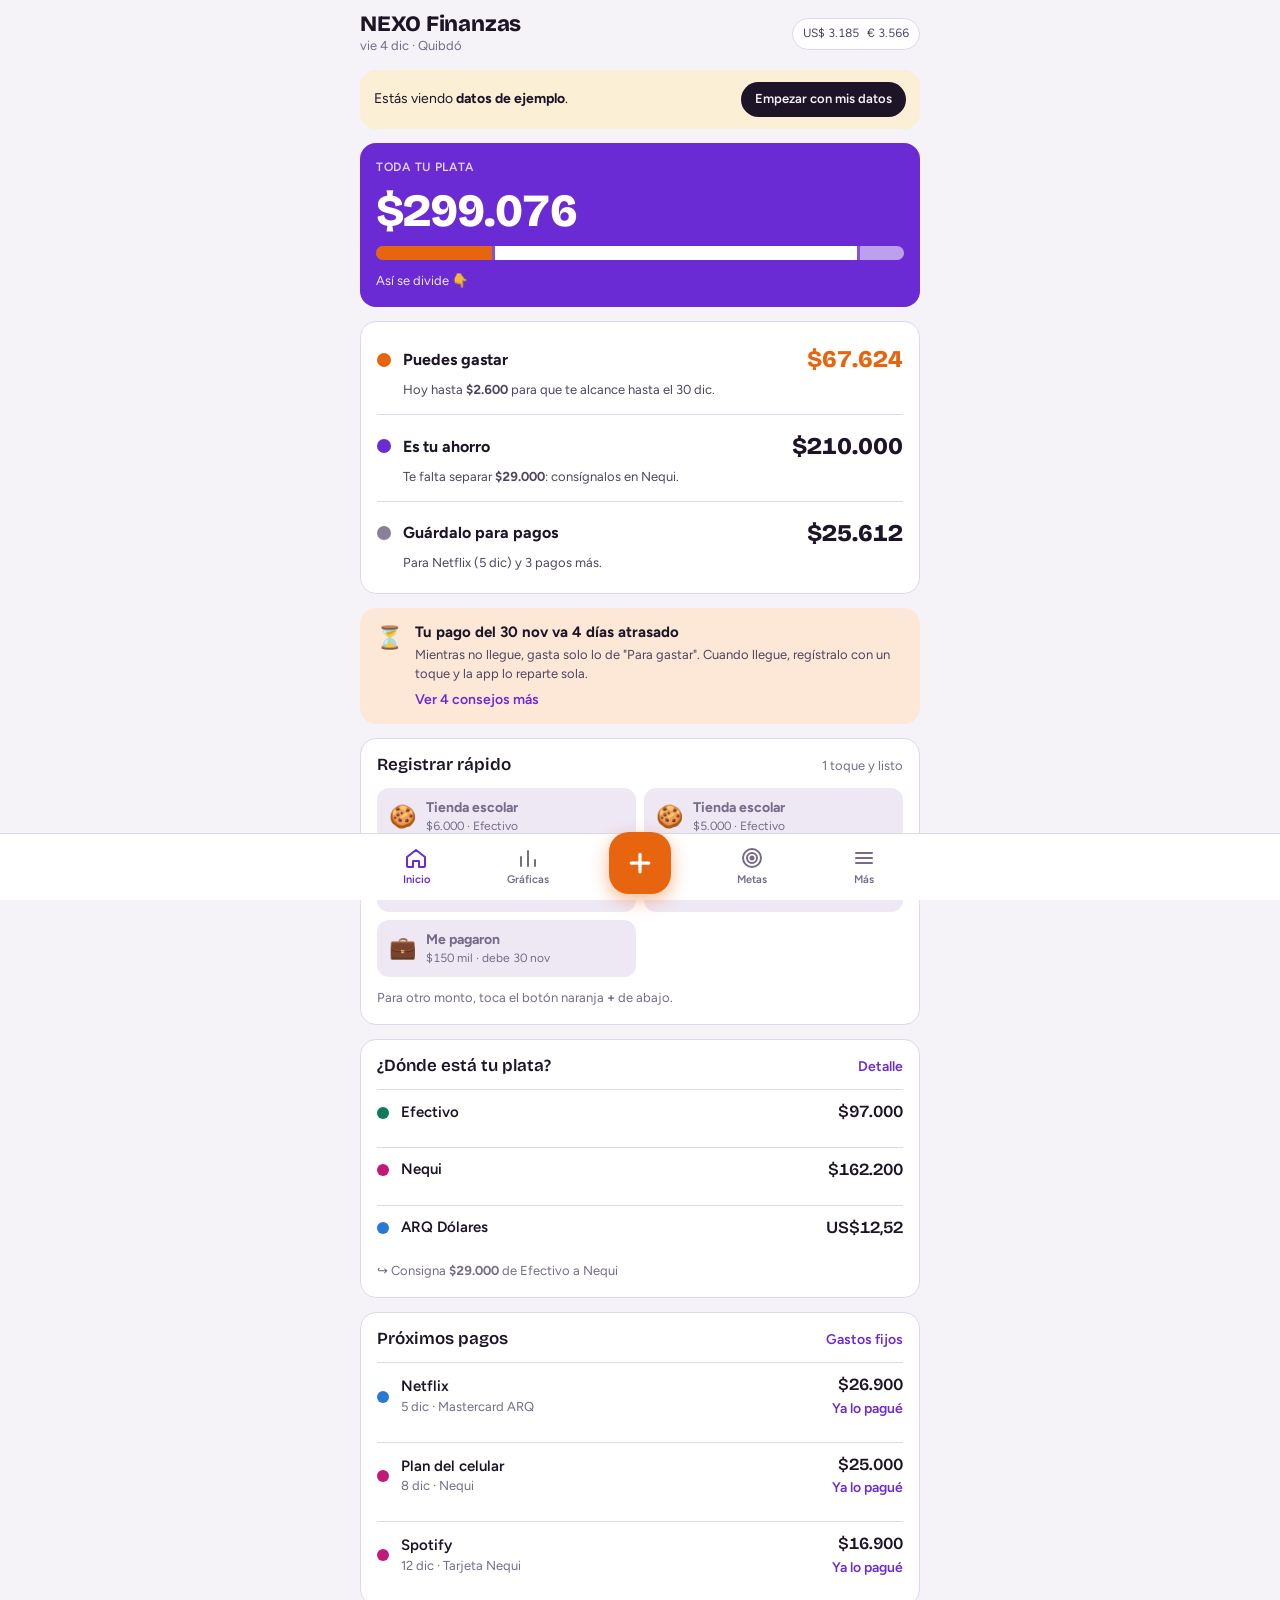
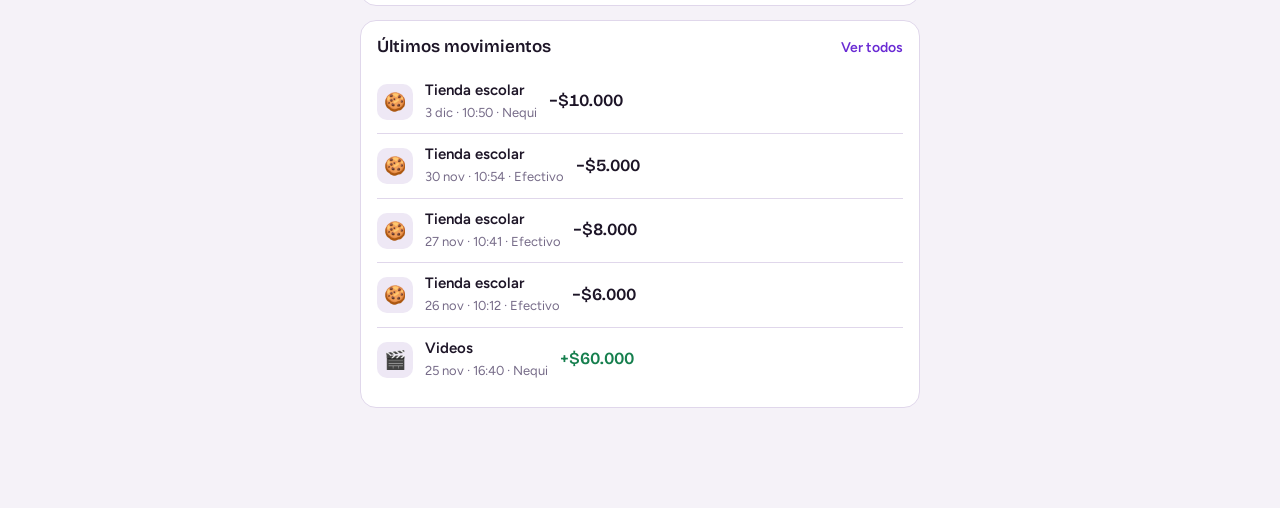
<file: docs/index.html>
<!doctype html>
<html lang="es-CO">
<head>
<meta charset="utf-8">
<meta name="viewport" content="width=device-width,initial-scale=1,viewport-fit=cover,interactive-widget=resizes-content">
<meta name="theme-color" content="#110D17" media="(prefers-color-scheme: dark)">
<meta name="theme-color" content="#F5F2F8" media="(prefers-color-scheme: light)">
<meta name="mobile-web-app-capable" content="yes">
<meta name="apple-mobile-web-app-capable" content="yes">
<meta name="apple-mobile-web-app-title" content="NEXO $">
<link rel="manifest" href="manifest.webmanifest">
<link rel="icon" href="icons/icon-192.png" type="image/png">
<link rel="apple-touch-icon" href="icons/apple-180.png">
<style>:root{padding-top:env(safe-area-inset-top,0px);padding-bottom:env(safe-area-inset-bottom,0px)}</style>
</head>
<body>
<title>NEXO Finanzas</title>
<meta name="claude:viewport-fit-sides" content="cover">
<link rel="stylesheet" href="https://fonts.googleapis.com/css2?family=Bricolage+Grotesque:opsz,wght@12..96,600;12..96,800&family=Figtree:wght@400;500;600;700&display=swap">
<style>
/* Layout: una sola columna; Inicio responde 3 preguntas (gastar · ahorro · guardar) con una barra que reparte el total; morado = marca y ahorro, naranja = gastar y registrar */
:root{
  --bg:#F5F2F8; --surface:#FFFFFF; --surface-2:#EEE8F5; --ink:#1D1527; --ink-2:#4E4460; --ink-3:#766B88; --line:#E0D7EB;
  --accent:#6A2BD4; --accent-ink:#FFFFFF; --accent-soft:#ECE3FB; --gold:#B88400;
  --orange:#E8650F; --orange-ink:#FFFFFF; --orange-soft:#FDE8D8; --keep:#8A8198;
  --good:#167F4E; --warn:#A86B00; --bad:#C23B2B; --good-bg:#DDF2E6; --warn-bg:#FBEFD6; --bad-bg:#FBE1DC;
  --s-in:#6A2BD4; --s-out:#E8650F; --s-save:#6A2BD4;
  --fd:"Bricolage Grotesque","Segoe UI",system-ui,sans-serif;
  --fb:"Figtree",system-ui,-apple-system,"Segoe UI",Roboto,sans-serif;
  --r:16px;
}
@media (prefers-color-scheme: dark){:root:not([data-theme="light"]){
  --bg:#110D17; --surface:#1A1423; --surface-2:#241C30; --ink:#F1EBF8; --ink-2:#C4B9D4; --ink-3:#9186A2; --line:#30263E;
  --accent:#A98BFA; --accent-ink:#1A0B38; --accent-soft:#2C2047; --gold:#E2B33E;
  --orange:#FB8B3E; --orange-ink:#2A1203; --orange-soft:#3A2414; --keep:#9A90AA;
  --good:#45CF8F; --warn:#E4AC3E; --bad:#F27461; --good-bg:#153024; --warn-bg:#33280F; --bad-bg:#3A1C17;
  --s-in:#A98BFA; --s-out:#FB8B3E; --s-save:#A98BFA; color-scheme:dark}}
:root[data-theme="dark"]{
  --bg:#110D17; --surface:#1A1423; --surface-2:#241C30; --ink:#F1EBF8; --ink-2:#C4B9D4; --ink-3:#9186A2; --line:#30263E;
  --accent:#A98BFA; --accent-ink:#1A0B38; --accent-soft:#2C2047; --gold:#E2B33E;
  --orange:#FB8B3E; --orange-ink:#2A1203; --orange-soft:#3A2414; --keep:#9A90AA;
  --good:#45CF8F; --warn:#E4AC3E; --bad:#F27461; --good-bg:#153024; --warn-bg:#33280F; --bad-bg:#3A1C17;
  --s-in:#A98BFA; --s-out:#FB8B3E; --s-save:#A98BFA; color-scheme:dark}
*{box-sizing:border-box}
[hidden]{display:none!important}
html{-webkit-text-size-adjust:100%;-webkit-tap-highlight-color:transparent}
body{margin:0;background:var(--bg);color:var(--ink);font:15px/1.45 var(--fb);
  padding-left:max(16px,env(safe-area-inset-left,0px));padding-right:max(16px,env(safe-area-inset-right,0px));
  padding-block:0 calc(100px + env(safe-area-inset-bottom,0px))}
body::before{content:"";position:fixed;inset:0 0 auto;height:env(safe-area-inset-top,0px);z-index:10;background:var(--bg)}
button{font:inherit;color:inherit;cursor:pointer;border:0;background:none;padding:0}
button:focus-visible,input:focus-visible,select:focus-visible{outline:2px solid var(--accent);outline-offset:2px}
input,select{font:inherit;color:var(--ink);background:var(--surface);border:1px solid var(--line);border-radius:12px;padding:12px 14px;width:100%;min-width:0}
h1,h2,h3{font-family:var(--fd);text-wrap:balance;margin:0;line-height:1.15}
.num{font-variant-numeric:tabular-nums}
#app{max-width:560px;margin:0 auto;display:flex;flex-direction:column;gap:14px;padding-top:12px}
.top{display:flex;align-items:center;justify-content:space-between;gap:12px}
.top h1{font-size:22px;font-weight:800;letter-spacing:-.01em}
.top .sub{color:var(--ink-3);font-size:13px}
.ratepill{display:flex;gap:8px;font-size:12px;color:var(--ink-2);background:var(--surface);border:1px solid var(--line);border-radius:999px;padding:6px 10px;white-space:nowrap}
.banner{background:var(--warn-bg);color:var(--ink);border-radius:var(--r);padding:12px 14px;display:flex;gap:10px;align-items:center;justify-content:space-between;flex-wrap:wrap;font-size:14px}
.banner button{background:var(--ink);color:var(--bg);border-radius:999px;padding:8px 14px;font-weight:600;font-size:13px}
.card{background:var(--surface);border:1px solid var(--line);border-radius:var(--r);padding:16px;display:flex;flex-direction:column;gap:12px;min-width:0}
.card-h{display:flex;align-items:baseline;justify-content:space-between;gap:10px}
.card-h h2{font-size:17px;font-weight:600}
.link{color:var(--accent);font-weight:600;font-size:14px}
.eyebrow{font-size:12px;letter-spacing:.06em;text-transform:uppercase;color:var(--ink-3);font-weight:600}
.hero{background:var(--accent);color:var(--accent-ink);border:0}
.hero .eyebrow{color:var(--accent-ink);opacity:.8}
.big{font-family:var(--fd);font-weight:800;font-size:40px;letter-spacing:-.02em;line-height:1}
.hero-grid{display:grid;grid-template-columns:repeat(3,minmax(0,1fr));gap:8px}
.hero-grid div{background:color-mix(in srgb,var(--accent-ink) 12%,transparent);border-radius:12px;padding:10px}
.hero-grid b{display:block;font-family:var(--fd);font-size:17px;font-weight:600}
.hero-grid span{font-size:12px;opacity:.85}
.row{display:flex;align-items:center;gap:12px;min-width:0}
.row .grow{flex:1;min-width:0}
.dot{width:12px;height:12px;border-radius:50%;flex:none}
.acc-row{padding:10px 0;border-top:1px solid var(--line)}
.acc-row:first-of-type{border-top:0;padding-top:0}
.acc-name{font-weight:600}
.muted{color:var(--ink-3);font-size:13px}
.right{text-align:right}
.amt{font-family:var(--fd);font-weight:600;font-size:17px}
.pill{display:inline-flex;align-items:center;gap:4px;font-size:12px;font-weight:600;border-radius:999px;padding:3px 9px;white-space:nowrap}
.pill.good{background:var(--good-bg);color:var(--good)} .pill.warn{background:var(--warn-bg);color:var(--warn)} .pill.bad{background:var(--bad-bg);color:var(--bad)} .pill.info{background:var(--surface-2);color:var(--ink-2)}
.favs{display:grid;grid-template-columns:repeat(2,minmax(0,1fr));gap:8px}
.fav{background:var(--surface-2);border-radius:12px;padding:10px 12px;text-align:left;display:flex;gap:10px;align-items:center;min-width:0}
.fav .ic{font-size:22px}
.fav b{display:block;font-size:14px;white-space:nowrap;overflow:hidden;text-overflow:ellipsis}
.fav span{font-size:12px;color:var(--ink-3)}
.fav:active{transform:scale(.97)}
.tip{display:flex;gap:12px;align-items:flex-start;padding:12px;border-radius:12px;background:var(--surface-2)}
.tip.bad{background:var(--bad-bg)} .tip.warn{background:var(--warn-bg)} .tip.good{background:var(--good-bg)}
.tip .ic{font-size:20px;line-height:1.2}
.tip b{display:block;font-size:14px}
.tip p{margin:2px 0 0;font-size:13px;color:var(--ink-2)}
.bar{height:8px;border-radius:99px;background:var(--surface-2);overflow:hidden}
.bar i{display:block;height:100%;border-radius:99px;background:var(--s-save)}
.hero .bar{background:color-mix(in srgb,var(--accent-ink) 20%,transparent)} .hero .bar i{background:var(--accent-ink)}
.tx{display:flex;gap:12px;align-items:center;padding:10px 0;border-top:1px solid var(--line);width:100%;text-align:left}
.tx:first-child{border-top:0}
.tx .ic{width:36px;height:36px;border-radius:10px;background:var(--surface-2);display:grid;place-items:center;font-size:18px;flex:none}
.pos{color:var(--good)} .neg{color:var(--ink)}
.seg{display:grid;grid-auto-flow:column;grid-auto-columns:1fr;background:var(--surface-2);border-radius:12px;padding:4px;gap:4px}
.seg button{padding:9px 6px;border-radius:9px;font-weight:600;font-size:14px;color:var(--ink-2)}
.seg button[aria-pressed="true"]{background:var(--surface);color:var(--ink);box-shadow:0 1px 3px rgb(0 0 0/.12)}
.chips{display:flex;flex-wrap:wrap;gap:8px}
.chip{border:1px solid var(--line);background:var(--surface);border-radius:999px;padding:9px 14px;font-weight:600;font-size:14px;display:inline-flex;gap:6px;align-items:center}
.chip[aria-pressed="true"]{background:var(--ink);color:var(--bg);border-color:var(--ink)}
.chip .dot{width:10px;height:10px}
.grid-cats{display:grid;grid-template-columns:repeat(4,minmax(0,1fr));gap:8px}
.cat{background:var(--surface-2);border:2px solid transparent;border-radius:14px;padding:10px 4px;display:flex;flex-direction:column;align-items:center;gap:4px;font-size:12px;font-weight:600;line-height:1.15;text-align:center;min-height:74px;justify-content:center}
.cat .ic{font-size:24px}
.cat[aria-pressed="true"]{border-color:var(--accent);background:var(--accent-soft)}
.tabs{position:fixed;left:0;right:0;bottom:0;z-index:20;background:var(--surface);border-top:1px solid var(--line);
  padding:6px max(16px,env(safe-area-inset-right,0px)) calc(6px + env(safe-area-inset-bottom,0px)) max(16px,env(safe-area-inset-left,0px))}
.tabs-in{max-width:560px;margin:0 auto;display:grid;grid-template-columns:repeat(5,1fr);align-items:end}
.tab{display:flex;flex-direction:column;align-items:center;gap:2px;font-size:11px;font-weight:600;color:var(--ink-3);padding:6px 0}
.tab svg{width:24px;height:24px}
.tab[aria-current="page"]{color:var(--accent)}
.fab{justify-self:center;width:62px;height:62px;border-radius:20px;background:var(--orange);color:var(--orange-ink);display:grid;place-items:center;margin-top:-26px;box-shadow:0 6px 18px color-mix(in srgb,var(--orange) 45%,transparent)}
.fab svg{width:30px;height:30px}
#scrim{position:fixed;inset:0;background:rgb(0 0 0/.45);z-index:30}
#sheet{position:fixed;left:0;right:0;bottom:0;z-index:31;background:var(--bg);border-radius:22px 22px 0 0;max-height:94dvh;overflow:auto;overscroll-behavior:contain;
  padding:10px max(16px,env(safe-area-inset-right,0px)) calc(16px + env(safe-area-inset-bottom,0px)) max(16px,env(safe-area-inset-left,0px))}
.sheet-in{max-width:560px;margin:0 auto;display:flex;flex-direction:column;gap:14px}
.grab{width:42px;height:5px;border-radius:9px;background:var(--line);margin:0 auto 2px}
.sheet-h{display:flex;justify-content:space-between;align-items:center}
.sheet-h h2{font-size:20px;font-weight:800}
.x{width:36px;height:36px;border-radius:50%;background:var(--surface-2);font-size:18px}
.amount-box{background:var(--surface);border:1px solid var(--line);border-radius:var(--r);padding:12px 14px;display:flex;flex-direction:column;gap:10px}
.amount-top{display:flex;justify-content:space-between;align-items:center;gap:10px}
.amount-val{font-family:var(--fd);font-weight:800;font-size:38px;letter-spacing:-.02em;line-height:1.05;overflow-wrap:anywhere}
.amount-val.zero{color:var(--ink-3)}
.quick{display:grid;grid-template-columns:repeat(4,minmax(0,1fr));gap:6px}
.quick button{background:var(--surface-2);border-radius:10px;padding:10px 2px;font-weight:700;font-size:14px}
.quick button:active{background:var(--accent-soft)}
.keypad{display:grid;grid-template-columns:repeat(3,1fr);gap:6px}
.keypad button{background:var(--surface-2);border-radius:10px;padding:13px 0;font-size:20px;font-weight:600;font-family:var(--fd)}
.save{background:var(--orange);color:var(--orange-ink);border-radius:14px;padding:16px;font-weight:700;font-size:17px;width:100%}
.save:disabled{opacity:.45}
.ghost{background:var(--surface-2);border-radius:12px;padding:12px 14px;font-weight:600;font-size:14px}
.danger{color:var(--bad)}
.lbl{font-size:13px;font-weight:600;color:var(--ink-2);margin-bottom:-6px}
.split{display:flex;flex-direction:column;gap:6px;font-size:13px;background:var(--surface-2);border-radius:12px;padding:10px 12px}
.split .row{justify-content:space-between}
#toast{position:fixed;left:50%;transform:translateX(-50%);bottom:calc(92px + env(safe-area-inset-bottom,0px));z-index:40;background:var(--ink);color:var(--bg);border-radius:14px;padding:12px 14px;display:flex;gap:14px;align-items:center;max-width:min(520px,calc(100% - 32px));font-size:14px;box-shadow:0 8px 24px rgb(0 0 0/.25)}
#toast button{color:var(--accent-soft);font-weight:700;white-space:nowrap}
.list-btn{display:flex;align-items:center;gap:12px;padding:14px 0;border-top:1px solid var(--line);width:100%;text-align:left}
.list-btn:first-child{border-top:0}
.list-btn .ic{font-size:20px;width:28px;text-align:center}
.chev{color:var(--ink-3)}
.back{display:flex;align-items:center;gap:6px;font-weight:600;color:var(--accent)}
.chart svg{display:block;width:100%;height:auto;overflow:visible}
.chart-detail{font-size:13px;color:var(--ink-2);min-height:20px}
.legend{display:flex;gap:14px;flex-wrap:wrap;font-size:12px;color:var(--ink-2)}
.legend span{display:inline-flex;gap:6px;align-items:center}
.legend i{width:12px;height:12px;border-radius:3px;display:inline-block}
.legend i.line{height:3px;border-radius:2px}
.legend i.dash{height:0;border-top:2px dashed var(--ink-3);background:none!important;width:14px}
.catbar{display:grid;grid-template-columns:minmax(0,1fr) auto;gap:4px 10px;align-items:center;font-size:14px}
.catbar .bar{grid-column:1/-1;height:10px}
.catbar .bar i{background:var(--s-out)}
.stats{display:grid;grid-template-columns:repeat(2,minmax(0,1fr));gap:8px}
.stat{background:var(--surface-2);border-radius:12px;padding:10px 12px}
.stat b{display:block;font-family:var(--fd);font-size:19px;font-weight:600}
.stat span{font-size:12px;color:var(--ink-3)}
.goal-items{display:flex;flex-direction:column;gap:6px;font-size:14px}
.stepper{display:flex;align-items:center;gap:8px}
.stepper button{width:34px;height:34px;border-radius:10px;background:var(--surface-2);font-weight:700;font-size:18px}
.empty{color:var(--ink-3);font-size:14px;padding:6px 0}
.cardchip{border-radius:12px;padding:12px 14px;color:#fff;display:flex;flex-direction:column;gap:2px;min-width:0}
.cardchip small{opacity:.85}
.fields{display:flex;flex-direction:column;gap:12px}
.note{font-size:12px;color:var(--ink-3)}
.split3{display:flex;height:14px;border-radius:99px;overflow:hidden;gap:3px;background:color-mix(in srgb,var(--accent-ink) 18%,transparent)}
.split3 i{display:block;height:100%;min-width:4px}
.three{gap:0;padding:6px 16px}
.q{display:grid;grid-template-columns:14px minmax(0,1fr) auto;gap:4px 12px;align-items:center;padding:14px 0;border-top:1px solid var(--line)}
.q:first-child{border-top:0}
.q .dot{width:14px;height:14px;grid-column:1;grid-row:1}
.q .t{font-weight:700;font-size:16px;grid-column:2;grid-row:1}
.q .v{font-family:var(--fd);font-weight:800;font-size:24px;grid-column:3;grid-row:1;text-align:right;white-space:nowrap}
.q .s{font-size:13px;color:var(--ink-2);grid-column:2/4;grid-row:2}
.q.go .v{color:var(--orange)}
.do{background:var(--orange-soft);border-radius:var(--r);padding:14px 16px;display:flex;gap:12px;align-items:flex-start}
.do .ic{font-size:22px}
.do b{display:block;font-size:15px}
.do p{margin:2px 0 0;font-size:13px;color:var(--ink-2)}
.goal{display:flex;flex-direction:column;gap:6px;padding:12px 0;border-top:1px solid var(--line);width:100%;text-align:left}
.goal:first-child{border-top:0}
.goal .bar{height:6px}
@media (prefers-reduced-motion:no-preference){#sheet:not([hidden]){animation:up .22s ease-out}@keyframes up{from{transform:translateY(30px);opacity:.6}}}
@media (min-width:700px){.big{font-size:46px}}
</style>

<div id="app">
  <header class="top">
    <div><h1 id="hdr-title">NEXO Finanzas</h1><div class="sub" id="hdr-sub"></div></div>
    <button class="ratepill num" id="ratepill" data-a="go" data-sub="tasas" aria-label="Tasas de cambio"></button>
  </header>
  <main id="view" style="display:flex;flex-direction:column;gap:14px"></main>
</div>

<nav class="tabs" aria-label="Secciones">
  <div class="tabs-in">
    <button class="tab" data-a="tab" data-tab="inicio"><svg viewBox="0 0 24 24" fill="none" stroke="currentColor" stroke-width="2" stroke-linecap="round" stroke-linejoin="round"><path d="M3 11l9-7 9 7v9a1 1 0 0 1-1 1h-5v-6H9v6H4a1 1 0 0 1-1-1z"/></svg>Inicio</button>
    <button class="tab" data-a="tab" data-tab="graficas"><svg viewBox="0 0 24 24" fill="none" stroke="currentColor" stroke-width="2" stroke-linecap="round"><path d="M5 20V11M12 20V5M19 20v-6"/></svg>Gráficas</button>
    <button class="fab" data-a="add" data-mode="gasto" aria-label="Registrar movimiento"><svg viewBox="0 0 24 24" fill="none" stroke="currentColor" stroke-width="2.6" stroke-linecap="round"><path d="M12 5v14M5 12h14"/></svg></button>
    <button class="tab" data-a="tab" data-tab="metas"><svg viewBox="0 0 24 24" fill="none" stroke="currentColor" stroke-width="2"><circle cx="12" cy="12" r="9"/><circle cx="12" cy="12" r="5"/><circle cx="12" cy="12" r="1.5" fill="currentColor"/></svg>Metas</button>
    <button class="tab" data-a="tab" data-tab="mas"><svg viewBox="0 0 24 24" fill="none" stroke="currentColor" stroke-width="2" stroke-linecap="round"><path d="M4 7h16M4 12h16M4 17h16"/></svg>Más</button>
  </div>
</nav>
<div id="scrim" hidden data-a="close"></div>
<section id="sheet" hidden role="dialog" aria-modal="true"></section>
<div id="toast" hidden></div>
<input type="file" id="importFile" accept="application/json,.json" hidden>

<script>
(()=>{
'use strict';
/* ---------- utilidades ---------- */
const KEY='nexofin.v1', DAY=864e5;
const $=(s,r=document)=>r.querySelector(s);
const esc=s=>String(s??'').replace(/[&<>"']/g,c=>({'&':'&amp;','<':'&lt;','>':'&gt;','"':'&quot;',"'":'&#39;'}[c]));
const uid=()=>Date.now().toString(36)+Math.random().toString(36).slice(2,7);
const sod=d=>{const x=new Date(d);x.setHours(0,0,0,0);return x};
const today=()=>sod(new Date());
const addD=(d,n)=>{const x=new Date(d);x.setDate(x.getDate()+n);return x};
const ymd=d=>{const x=new Date(d);return x.getFullYear()+'-'+String(x.getMonth()+1).padStart(2,'0')+'-'+String(x.getDate()).padStart(2,'0')};
const pd=s=>{const [y,m,d]=String(s).split('-').map(Number);return new Date(y,(m||1)-1,d||1)};
const dDiff=(a,b)=>Math.round((sod(b)-sod(a))/DAY);
const MES=['ene','feb','mar','abr','may','jun','jul','ago','sep','oct','nov','dic'];
const DIA=['dom','lun','mar','mié','jue','vie','sáb'];
const fDate=d=>{d=new Date(d);return d.getDate()+' '+MES[d.getMonth()]};
const fTime=ts=>{const d=new Date(ts);return fDate(d)+', '+String(d.getHours()).padStart(2,'0')+':'+String(d.getMinutes()).padStart(2,'0');};
const nf0=new Intl.NumberFormat('es-CO',{maximumFractionDigits:0});
const nf1=new Intl.NumberFormat('es-CO',{maximumFractionDigits:1});
const nf2=new Intl.NumberFormat('es-CO',{minimumFractionDigits:2,maximumFractionDigits:2});
const cop=n=>(n<0?'−':'')+'$'+nf0.format(Math.round(Math.abs(n)));
const money=(n,c)=>(!c||c==='COP')?cop(n):(n<0?'−':'')+(c==='USD'?'US$':'€')+nf2.format(Math.abs(n));
const short=n=>{const a=Math.abs(n),s=n<0?'−':'';if(a>=1e6)return s+'$'+nf1.format(a/1e6)+' M';if(a>=1000)return s+'$'+nf0.format(Math.round(a/1000))+' mil';return cop(n)};
const pct=n=>nf0.format(Math.round(n*100))+'%';

const APP_VERSION='1.3.0';
const RATE_MS=3*36e5;

/*FX-START*/
/* Tasas: Coinbase se actualiza varias veces por hora; open.er-api.com (1 vez al día) queda de respaldo */
async function fetchRateData(){
  try{const r=await fetch('https://api.coinbase.com/v2/exchange-rates?currency=USD',{cache:'no-store'});
    if(r.ok){const j=await r.json();const cop=+j.data.rates.COP, eur=+j.data.rates.EUR; if(cop>1000&&eur>0)return {USD:Math.round(cop*100)/100,EUR:Math.round(cop/eur*100)/100,src:'Coinbase'};}}catch(e){}
  try{const r=await fetch('https://open.er-api.com/v6/latest/USD',{cache:'no-store'});
    if(r.ok){const j=await r.json();const cop=+j.rates.COP, eur=+j.rates.EUR; if(cop>1000&&eur>0)return {USD:Math.round(cop*100)/100,EUR:Math.round(cop/eur*100)/100,src:'open.er-api.com'};}}catch(e){}
  return null;
}
function addHistPoint(hist,p){
  if(!p||!(p.USD>0))return hist;
  if(hist.some(x=>Math.abs(x.ts-p.ts)<20*60e3))return hist;
  hist.push({ts:p.ts,USD:p.USD,EUR:p.EUR}); hist.sort((a,b)=>a.ts-b.ts);
  const lim=p.ts-60*864e5; while(hist.length&&(hist[0].ts<lim||hist.length>500))hist.shift();
  return hist;
}
/* Alertas: comparan el precio de ahora con el promedio de los últimos 7 días.
   Solo sugieren comprar lo que necesitas cuando está barato y vender lo que te sobra cuando está caro. */
function fxSignals(hist,sum){
  const out=[], now=Date.now(), day=new Date().toISOString().slice(0,10);
  const n0=v=>'$'+Math.round(v).toLocaleString('es-CO'), p1=v=>(Math.abs(v)*100).toFixed(1).replace('.',',');
  for(const cur of ['USD','EUR']){
    const name=cur==='USD'?'dólar':'euro', sym=cur==='USD'?'US$':'€';
    const fc=v=>sym+v.toLocaleString('es-CO',{minimumFractionDigits:2,maximumFractionDigits:2});
    const pts=hist.filter(p=>p[cur]>0&&p.ts>=now-7*864e5);
    if(pts.length<4||(pts[pts.length-1].ts-pts[0].ts)<2*864e5)continue;
    const last=pts[pts.length-1][cur], avg=pts.reduce((a,p)=>a+p[cur],0)/pts.length, ch=last/avg-1;
    const s=(sum&&sum[cur])||{bal:0,need:0,basis:0};
    if(ch<=-0.015&&s.need>s.bal+0.5){const falta=s.need-s.bal;
      out.push({key:cur+'-compra-'+day,lv:'good',ic:'💱',ti:`El ${name} está ${p1(ch)} % más barato que su promedio de 7 días`,
        tx:`Buen momento para pasar unos ${n0(falta*last)} a ARQ (${fc(falta)}) para tus suscripciones del próximo mes. Compra solo lo que vas a usar.`});}
    else if(ch>=0.015&&s.bal>s.need+1){const sobra=s.bal-s.need, val=sobra*last, cost=s.bal>0?s.basis*sobra/s.bal:0;
      out.push({key:cur+'-venta-'+day,lv:'good',ic:'💱',ti:`El ${name} está ${p1(ch)} % más caro que su promedio de 7 días`,
        tx:`Tienes ${fc(sobra)} que no necesitas para suscripciones. Si los pasas a pesos recibes cerca de ${n0(val)}`+(cost>0?` (te costaron ${n0(cost)}: ${val>=cost?'ganas':'pierdes'} ${n0(Math.abs(val-cost))})`:'')+'. Esa plata puede ir a tus metas.'});}
  }
  return out;
}
/*FX-END*/

/* ---------- estado ---------- */
let S;
const R=()=>S.set.rates;
const toCOP=(n,c)=>(!c||c==='COP')?n:n*(R()[c]||0);
const fromCOP=(n,c)=>(!c||c==='COP')?n:n/(R()[c]||1);
const r2=n=>Math.round(n*100)/100;

const CATS_OUT=[
  {id:'escolar',name:'Tienda escolar',ic:'🍪',env:'gastos'},
  {id:'super',name:'Súper­mercado',ic:'🛒',env:'gastos'},
  {id:'internet',name:'Compras internet',ic:'📦',env:'gastos'},
  {id:'subs',name:'Suscripción',ic:'📺',env:'fijos'},
  {id:'fijo',name:'Gasto fijo',ic:'🏠',env:'fijos'},
  {id:'comida',name:'Comida',ic:'🍔',env:'gastos'},
  {id:'transporte',name:'Mototaxi / bus',ic:'🛵',env:'gastos'},
  {id:'recargas',name:'Recarga / datos',ic:'📶',env:'gastos'},
  {id:'gustos',name:'Gustos y salidas',ic:'🎉',env:'gastos'},
  {id:'meta',name:'Compra de una meta',ic:'🎯',env:'meta'},
  {id:'otro',name:'Otro',ic:'➕',env:'gastos'}];
const CATS_IN=[
  {id:'agencia',name:'Agencia',ic:'📣'},{id:'videos',name:'Videos',ic:'🎬'},{id:'appweb',name:'App / Web',ic:'💻'},
  {id:'venta',name:'Venta',ic:'🏷️'},{id:'regalo',name:'Regalo',ic:'🎁'},{id:'otroin',name:'Otro',ic:'➕'}];
const CAT=id=>CATS_OUT.find(c=>c.id===id)||CATS_IN.find(c=>c.id===id)||{id,name:id,ic:'•'};
const COLORS=['#6A2BD4','#E8650F','#c2187a','#2a78d6','#1baf7a','#B88400','#0E7A5A','#3d4a45'];

/* proyectos que generan ingresos: cada hito = cantidad × precio en un mes de la ruta */
function baseProjects(){return [
  {id:'p_agencia',name:'Agencia',ic:'📣',cat:'agencia',unit:'clientes',col:'#6A2BD4',ms:[{m:3,u:2,p:300000},{m:6,u:3,p:400000},{m:12,u:5,p:450000},{m:24,u:6,p:550000}]},
  {id:'p_app',name:'App catálogo',ic:'💻',cat:'appweb',unit:'tiendas',col:'#E8650F',ms:[{m:3,u:5,p:30000},{m:6,u:10,p:30000},{m:12,u:20,p:35000},{m:24,u:40,p:40000}]},
  {id:'p_video',name:'Videos sueltos',ic:'🎬',cat:'videos',unit:'videos',col:'#1baf7a',ms:[{m:3,u:2,p:60000},{m:6,u:4,p:70000},{m:12,u:6,p:80000},{m:24,u:8,p:100000}]}];}
function basePlan(){const t=today();return {start:ymd(new Date(t.getFullYear(),t.getMonth()+(t.getDate()>20?1:0),1)),months:24};}

function baseState(){
  const t=today();
  return {v:1,demo:false,
    set:{pctFijo:30,pctExtra:50,rates:{USD:3185,EUR:3566,at:'23 oct 2026',src:'Referencia (TRM oct 2026)'},rateHist:[],lastAcc:'efectivo',notif:false,fxSeen:{},lastCheck:0},ideas:[],
    accounts:[
      {id:'efectivo',name:'Efectivo',cur:'COP',col:'#0E7A5A'},
      {id:'nequi',name:'Nequi',cur:'COP',col:'#c2187a'},
      {id:'arq_usd',name:'ARQ Dólares',cur:'USD',col:'#2a78d6'},
      {id:'arq_eur',name:'ARQ Euros',cur:'EUR',col:'#6250d6'}],
    envs:[
      {id:'gastos',name:'Para gastar',kind:'gastos',ic:'🛍️',accounts:['efectivo','nequi']},
      {id:'fijos',name:'Pagos fijos',kind:'fijos',ic:'📺',accounts:['arq_usd','nequi']},
      {id:'g_dic',name:'Diciembre',kind:'meta',ic:'🎄',target:300000,date:'2026-12-15',share:50,accounts:['nequi'],items:[]},
      {id:'g_nexo',name:'NEXO PC',kind:'meta',ic:'🖥️',target:40000000,date:ymd(new Date(t.getFullYear()+2,t.getMonth(),t.getDate())),share:30,accounts:['nequi'],items:[]},
      {id:'g_equipo',name:'Equipo de contenido',kind:'meta',ic:'📷',target:0,date:'2027-08-31',share:20,accounts:['nequi'],items:[
        {id:uid(),name:'Celular gama media-alta',price:1800000},{id:uid(),name:'Cámara de entrada + lente',price:3000000},
        {id:uid(),name:'Portátil para editar',price:4500000},{id:uid(),name:'Micrófono + luz',price:400000}]}],
    cards:[
      {id:'c_nequi',name:'Tarjeta Nequi',last4:'',col:'#c2187a',acc:'nequi'},
      {id:'c_arq',name:'Mastercard ARQ',last4:'',col:'#2a78d6',acc:'arq_usd'}],
    subs:[],
    incomes:[{id:'i_tienda',name:'Sueldo tienda',amount:150000,freq:'quincenal',days:[15,30],acc:'efectivo',start:ymd(t)}],
    projects:baseProjects(), plan:basePlan(),
    tx:[]};
}

/* datos de ejemplo: ~75 días con un pago atrasado, igual que pasa en la vida real */
function demoState(){
  const st=baseState(); st.demo=true;
  const t=today(), start=addD(t,-75);
  st.incomes[0].start=ymd(start);
  st.subs=[
    {id:'s1',name:'Netflix',amount:26900,cur:'COP',day:5,card:'c_arq',active:true,start:ymd(start)},
    {id:'s2',name:'Spotify',amount:16900,cur:'COP',day:12,card:'c_nequi',active:true,start:ymd(start)},
    {id:'s3',name:'Wondershare Filmora',amount:7.5,cur:'USD',day:20,card:'c_arq',active:true,start:ymd(start)},
    {id:'f1',kind:'fijo',name:'Plan del celular',amount:25000,cur:'COP',day:8,acc:'nequi',active:true,start:ymd(start)}];
  S=st;
  let seed=7; const rnd=()=>(seed=(seed*16807)%2147483647)/2147483647;
  const at=(d,h)=>{const x=new Date(d);x.setHours(h,Math.floor(rnd()*59));return x.getTime()};
  const push=o=>st.tx.push(Object.assign({id:uid()},o));
  push({type:'ajuste',t:at(start,8),acc:'efectivo',amount:40000,cop:40000,env:'gastos',note:'Saldo inicial'});
  push({type:'ajuste',t:at(start,8),acc:'nequi',amount:120000,cop:120000,env:'gastos',note:'Saldo inicial'});
  push({type:'ajuste',t:at(start,8),acc:'arq_usd',amount:15,cop:Math.round(15*3300),env:'fijos',note:'Saldo inicial'});
  const inc=st.incomes[0];
  const dues=dueDates(inc,start,t);
  const delays=[0,3,0,9];  // el 4.º llega 9 días tarde y el 5.º todavía no llega
  dues.forEach((d,i)=>{ if(i>=delays.length) return; const when=addD(d,delays[i]); if(when>t) return; const ts=when.getTime()+9*36e5; payIncomeAt(inc,ymd(d),ts,Math.round((subsMonthly()+fijosMonthly())/2));
    push({type:'mover',t:ts+36e5,acc:'efectivo',acc2:'nequi',amount:70000,amount2:70000,cop:70000});
    push({type:'mover',t:ts+2*36e5,acc:'nequi',acc2:'arq_usd',amount:30000,amount2:r2(30000/3250),cop:30000}); });
  for(let i=0;i<=75;i++){
    const d=addD(start,i), wd=d.getDay();
    if(wd>=1&&wd<=5&&rnd()<0.5){const a=[5000,6000,7000,8000,10000][Math.floor(rnd()*5)];push({type:'gasto',t:at(d,10),acc:rnd()<0.9?'efectivo':'nequi',amount:a,cop:a,cat:'escolar',env:'gastos'});}
    if(wd===6&&rnd()<0.3){push({type:'gasto',t:at(d,18),acc:'efectivo',amount:4000,cop:4000,cat:'transporte',env:'gastos'});}
    if(i===20||i===50){push({type:'gasto',t:at(d,17),acc:'efectivo',amount:62000,cop:62000,cat:'super',env:'gastos'});}
    if(i===38){push({type:'gasto',t:at(d,20),acc:'nequi',amount:50000,cop:50000,cat:'internet',env:'gastos'});}
    if(i===66){push({type:'ingreso',t:at(d,16),acc:'nequi',amount:60000,cop:60000,cat:'videos',kind:'extra',alloc:allocate(60000,'extra',addD(d,30))});}
  }
  // cobros de suscripciones ya pasados
  for(const s of st.subs){ let d=new Date(start.getFullYear(),start.getMonth(),s.day); while(d<=addD(t,-1)){ if(d>=start) paySubAt(s,ymd(d),at(d,7)); d=new Date(d.getFullYear(),d.getMonth()+1,s.day);} }
  st.tx.sort((a,b)=>a.t-b.t);
  return st;
}

function migrate(o){
  {const f=(o.envs||[]).find(e=>e.id==='fijos'); if(f&&f.name==='Suscripciones')f.name='Pagos fijos';}
  if(!o.projects)o.projects=baseProjects();
  if(!o.plan)o.plan=basePlan();
  if(!o.set.mig12){const g=(o.envs||[]).find(e=>e.id==='g_nexo'); if(g&&+g.target===100000000)g.target=40000000; o.set.mig12=true;}
  o.ideas=o.ideas||[]; o.set.fxSeen=o.set.fxSeen||{}; o.set.notif=!!o.set.notif; o.set.lastCheck=o.set.lastCheck||0;
  o.set.rateHist=(o.set.rateHist||[]).filter(x=>x&&x.ts);
  return o;
}
function load(){try{const r=localStorage.getItem(KEY);if(r){const o=JSON.parse(r);if(o&&o.v===1)return migrate(o)}}catch(e){}return null}
let sumT;
function save(){try{localStorage.setItem(KEY,JSON.stringify(S))}catch(e){} clearTimeout(sumT); sumT=setTimeout(pushSummaryToSW,800);}

/* ---------- cálculos ---------- */
const accById=id=>S.accounts.find(a=>a.id===id);
const envById=id=>S.envs.find(e=>e.id===id);
const goals=()=>S.envs.filter(e=>e.kind==='meta');
const goalTarget=g=>g.items&&g.items.length?g.items.reduce((s,i)=>s+(+i.price||0),0):(+g.target||0);

function accBal(id){let b=0;for(const t of S.tx){
  if(t.type==='ingreso'&&t.acc===id)b+=t.amount;
  else if(t.type==='gasto'&&t.acc===id)b-=t.amount;
  else if(t.type==='ajuste'&&t.acc===id)b+=t.amount;
  else if(t.type==='mover'){if(t.acc===id)b-=t.amount;if(t.acc2===id)b+=t.amount2;}
 }return r2(b)}
function envBals(until){const m={};S.envs.forEach(e=>m[e.id]=0);
  for(const t of S.tx){ if(until!=null&&t.t>until) continue;
    if(t.type==='ingreso'){for(const k in t.alloc)m[k]=(m[k]||0)+t.alloc[k];}
    else if(t.type==='gasto'){m[t.env]=(m[t.env]||0)-t.cop;}
    else if(t.type==='ajuste'){m[t.env]=(m[t.env]||0)+t.cop;}
    else if(t.type==='apartado'){m[t.envFrom]=(m[t.envFrom]||0)-t.cop;m[t.envTo]=(m[t.envTo]||0)+t.cop;}
  } return m}
const realCOP=()=>{const o={};S.accounts.forEach(a=>o[a.id]=toCOP(accBal(a.id),a.cur));return o};

/* cuánto debería haber en cada cuenta según los apartados */
function expectedByAcc(){
  const eb=envBals(), real=realCOP(), exp={};
  S.accounts.forEach(a=>exp[a.id]=0);
  const valid=e=>(e.accounts||[]).filter(id=>exp[id]!=null);
  const payAccs=[...new Set(S.subs.filter(x=>x.active).map(x=>payInfo(x).acc?.id).filter(Boolean))];
  const ids0=e=>e.kind==='fijos'&&payAccs.length?payAccs.filter(id=>exp[id]!=null):valid(e);
  for(const e of S.envs){const ids=ids0(e); if(ids.length===1) exp[ids[0]]+=eb[e.id]||0;}
  for(const e of S.envs){const ids=ids0(e); if(ids.length<2) continue;
    const w=ids.map(i=>Math.max(0,real[i]-exp[i])), sum=w.reduce((a,b)=>a+b,0);
    ids.forEach((i,k)=>exp[i]+=(eb[e.id]||0)*(sum>0?w[k]/sum:1/ids.length));}
  return {exp,real};
}
function suggestMoves(){
  const {exp,real}=expectedByAcc();
  const fs=fxSummary();
  const diff=S.accounts.map(a=>{let d=real[a.id]-exp[a.id];
    if(a.cur!=='COP'&&d>0&&fs[a.cur]){const keep=toCOP(fs[a.cur].need,a.cur);d=Math.max(0,real[a.id]-Math.max(exp[a.id],keep));}
    return {a,d};});
  const sur=diff.filter(x=>x.d>5000).sort((a,b)=>b.d-a.d), def=diff.filter(x=>x.d<-5000).sort((a,b)=>a.d-b.d);
  const out=[];
  for(const dn of def){let need=-dn.d; for(const sp of sur){ if(need<5000) break; if(sp.d<5000) continue; const m=Math.min(need,sp.d); out.push({from:sp.a,to:dn.a,cop:Math.round(m/1000)*1000}); sp.d-=m; need-=m; }}
  return out.filter(m=>m.cop>=5000);
}

/* ingresos fijos: fechas esperadas, pendientes y próximo pago */
function dueDates(inc,from,to){
  const out=[]; from=sod(from); to=sod(to);
  if(inc.freq==='semanal'){let d=sod(from);while(d<=to){if(d.getDay()===(inc.weekday??5))out.push(new Date(d));d=addD(d,1);}return out;}
  let y=from.getFullYear(),m=from.getMonth();
  while(new Date(y,m,1)<=to){const last=new Date(y,m+1,0).getDate();
    const days=inc.freq==='mensual'?[inc.days[0]]:inc.days;
    for(const dd of days){const d=new Date(y,m,Math.min(dd,last));if(d>=from&&d<=to)out.push(d);}
    m++; if(m>11){m=0;y++;}}
  return out.sort((a,b)=>a-b);
}
const paidDues=inc=>new Set(S.tx.filter(t=>t.incomeId===inc.id).map(t=>t.due));
function pendingDues(inc){const p=paidDues(inc);return dueDates(inc,pd(inc.start),today()).filter(d=>!p.has(ymd(d)));}
function nextDue(inc,after){return dueDates(inc,addD(after||today(),1),addD(after||today(),70))[0]||addD(today(),15);}
function nextPayDate(){const ds=S.incomes.map(i=>nextDue(i));return ds.length?new Date(Math.min(...ds)):addD(today(),15);}
const monthlyFixed=()=>S.incomes.reduce((s,i)=>s+toCOP(i.amount,i.cur||'COP')*(i.freq==='quincenal'?2:i.freq==='semanal'?4.33:1),0);

/* suscripciones */
const subCOP=s=>toCOP(s.amount,s.cur);
const subsMonthly=()=>S.subs.filter(s=>s.active&&s.kind!=='fijo').reduce((a,s)=>a+subCOP(s),0);
const fijosMonthly=()=>S.subs.filter(s=>s.active&&s.kind==='fijo').reduce((a,s)=>a+subCOP(s),0);
/* con qué se paga un cobro: una tarjeta (sale de su cuenta) o directo de una cuenta (efectivo, Nequi…) */
function payInfo(s){const card=s.card&&S.cards.find(c=>c.id===s.card); const acc=s.acc?accById(s.acc):card?accById(card.acc):null;
  return {card,acc,col:card?card.col:acc?acc.col:'var(--ink-3)',label:card?card.name+(card.last4?' ••'+card.last4:''):acc?acc.name:'Sin forma de pago'};}
function subLastDue(s){const t=today();let d=new Date(t.getFullYear(),t.getMonth(),Math.min(s.day,new Date(t.getFullYear(),t.getMonth()+1,0).getDate()));if(d>t)d=new Date(t.getFullYear(),t.getMonth()-1,Math.min(s.day,new Date(t.getFullYear(),t.getMonth(),0).getDate()));return d;}
function subNextDue(s){const l=subLastDue(s);return new Date(l.getFullYear(),l.getMonth()+1,Math.min(s.day,new Date(l.getFullYear(),l.getMonth()+2,0).getDate()));}
const subPaid=(s,d)=>S.tx.some(t=>t.subId===s.id&&t.due===ymd(d));
function subsUpcoming(days){
  const out=[], t=today(), lim=addD(t,days);
  for(const s of S.subs){ if(!s.active) continue;
    const l=subLastDue(s); if(l>=pd(s.start||'2000-01-01')&&!subPaid(s,l)) out.push({s,d:l,late:dDiff(l,t)>0});
    const n=subNextDue(s); if(n<=lim&&!subPaid(s,n)) out.push({s,d:n,late:false});}
  return out.sort((a,b)=>a.d-b.d);
}
function subsNeedUntil(date){return subsUpcoming(dDiff(today(),date)).reduce((a,x)=>a+subCOP(x.s),0);}

/* reparto automático de cada ingreso: primero ahorro, luego fijos, el resto para gastar */
function activeGoals(){const eb=envBals();return goals().filter(g=>(+g.share||0)>0&&pd(g.date)>=today()&&(eb[g.id]||0)<goalTarget(g));}
function allocate(amt,kind,until,fixedNeed){
  const alloc={}; const p=(kind==='fijo'?S.set.pctFijo:S.set.pctExtra)/100;
  const gs=activeGoals(); let saveAmt=gs.length?Math.round(amt*p):0;
  const tot=gs.reduce((s,g)=>s+(+g.share),0); let given=0;
  gs.forEach((g,i)=>{const v=i===gs.length-1?saveAmt-given:Math.round(saveAmt*g.share/tot);alloc[g.id]=v;given+=v;});
  let rest=amt-saveAmt;
  const eb=envBals(); const need=fixedNeed!=null?fixedNeed:Math.max(0,subsNeedUntil(until)-Math.max(0,eb.fijos||0));
  const f=Math.min(need,rest); if(f>0)alloc.fijos=f; rest-=f; alloc.gastos=rest;
  return alloc;
}
function payIncomeAt(inc,due,ts,fixedNeed){
  const acc=accById(inc.acc)||S.accounts[0]; const amount=inc.cur&&inc.cur!=='COP'?inc.amount:inc.amount;
  const c=toCOP(amount,inc.cur||'COP');
  const tx={id:uid(),type:'ingreso',t:ts,acc:acc.id,amount:acc.cur===(inc.cur||'COP')?amount:r2(fromCOP(c,acc.cur)),cop:c,cat:'sueldo',incomeId:inc.id,due,kind:'fijo'};
  tx.alloc=allocate(c,'fijo',nextDue(inc,pd(due)),fixedNeed);
  S.tx.push(tx); return tx;
}
function paySubAt(s,due,ts){
  const acc=payInfo(s).acc||accById(S.set.lastAcc)||S.accounts[0];
  const c=subCOP(s); const amount=acc.cur===s.cur?s.amount:r2(fromCOP(c,acc.cur));
  const tx={id:uid(),type:'gasto',t:ts,acc:acc.id,amount:acc.cur==='COP'?Math.round(amount):amount,cop:Math.round(c),cat:s.kind==='fijo'?'fijo':'subs',env:'fijos',subId:s.id,due,note:s.name};
  S.tx.push(tx); return tx;
}

/* presupuesto diario */
function spentOn(d,env){const a=sod(d).getTime(),b=a+DAY;return S.tx.filter(t=>t.type==='gasto'&&t.t>=a&&t.t<b&&(!env||t.env===env)).reduce((s,t)=>s+t.cop,0);}
function dailyLimit(){
  const eb=envBals(); const bal=eb.gastos||0; const spent=spentOn(today(),'gastos');
  let until=nextPayDate(); const late=S.incomes.some(i=>pendingDues(i).length);
  let days=Math.max(1,dDiff(today(),until)); if(late) days+=15;
  const per=Math.max(0,(bal+spent)/days); const left=per-spent;
  return {per:Math.floor(per/100)*100,left:Math.floor(left/100)*100,spent,days,late,until:addD(today(),days),bal};
}

/* base en pesos de lo que tienes en dólares/euros */
function fxBasis(acc){let bal=0,basis=0;
  for(const t of [...S.tx].sort((a,b)=>a.t-b.t)){
    const inn=(t.type==='ingreso'||t.type==='ajuste')&&t.acc===acc.id?[t.amount,t.cop]:t.type==='mover'&&t.acc2===acc.id?[t.amount2,t.cop]:null;
    const out=t.type==='gasto'&&t.acc===acc.id?t.amount:t.type==='mover'&&t.acc===acc.id?t.amount:0;
    if(inn){ if(inn[0]<0){basis*=bal>0?Math.max(0,(bal+inn[0])/bal):0;bal+=inn[0];} else {bal+=inn[0];basis+=inn[1];} }
    if(out){basis*=bal>0?Math.max(0,(bal-out)/bal):0;bal-=out;}
  } return {bal,basis};
}

/* lo que tienes y necesitas en cada moneda (para las alertas del dólar/euro) */
function fxSummary(){
  const o={notif:S.set.notif};
  for(const cur of ['USD','EUR']){let bal=0,basis=0;
    for(const a of S.accounts.filter(a=>a.cur===cur)){const f=fxBasis(a);bal+=Math.max(0,accBal(a.id));basis+=f.basis;}
    let need=0; for(const s of S.subs){if(!s.active)continue;const acc=payInfo(s).acc;if(acc&&acc.cur===cur)need+=s.cur===cur?s.amount:fromCOP(subCOP(s),cur);}
    o[cur]={bal:r2(bal),need:r2(need),basis:Math.round(basis)};}
  return o;
}
async function pushSummaryToSW(){try{if(!('caches' in window))return;const c=await caches.open('nf-data');await c.put('resumen.json',new Response(JSON.stringify(fxSummary()),{headers:{'content-type':'application/json'}}));}catch(e){}}
async function syncFromSW(){try{if(!('caches' in window))return;const c=await caches.open('nf-data');const r=await c.match('rates.json');if(!r)return;const j=await r.json();
  (j.hist||[]).forEach(p=>addHistPoint(S.set.rateHist,p));
  if(j.latest&&j.latest.ts>(S.set.rates.ts||0))S.set.rates={USD:j.latest.USD,EUR:j.latest.EUR,at:fTime(j.latest.ts),src:j.latest.src||'Internet',ts:j.latest.ts};
  if(j.seen)Object.assign(S.set.fxSeen,j.seen); save(); render();}catch(e){}}
function change24(cur){const h=S.set.rateHist;if(h.length<2)return null;const last=h[h.length-1];const ref=[...h].reverse().find(p=>p.ts<=last.ts-20*36e5);return ref?last[cur]/ref[cur]-1:null;}

/* ahorro: lo que deberías llevar (regla) vs lo que de verdad tienes */
function savingsAt(until){
  let should=0; for(const t of S.tx){if(until!=null&&t.t>until)continue; if(t.type==='ingreso')for(const k in t.alloc){const e=envById(k);if(e&&e.kind==='meta')should+=t.alloc[k];}}
  const eb=envBals(until); let real=0; goals().forEach(g=>real+=eb[g.id]||0);
  real+=Math.min(0,eb.gastos||0)+Math.min(0,eb.fijos||0);
  return {should,real};
}
function goalPace(g){
  const from=Date.now()-90*DAY; let got=0, first=null;
  for(const t of S.tx){ if(t.type==='ingreso'&&t.alloc&&t.alloc[g.id]){ if(first==null||t.t<first)first=t.t; if(t.t>=from)got+=t.alloc[g.id]; } }
  if(first==null) return 0;
  const days=Math.max(30,Math.min(90,(Date.now()-first)/DAY));
  return got/days*30.4;
}

/* ---------- ruta de ingresos por proyecto ---------- */
const planStart=()=>pd(S.plan.start);
const planMonth=i=>{const s0=planStart();return new Date(s0.getFullYear(),s0.getMonth()+i,1);};
const planIdx=()=>{const s0=planStart(),t=today();return (t.getFullYear()-s0.getFullYear())*12+t.getMonth()-s0.getMonth();};
const mLabel=i=>{const d=planMonth(i);return MES[d.getMonth()]+' '+String(d.getFullYear()).slice(2);};
function metaAt(pr,i){const n=i+1; const ms=[{m:0,v:0},...(pr.ms||[]).map(x=>({m:+x.m,v:(+x.u||0)*(+x.p||0)}))].sort((a,b)=>a.m-b.m);
  if(n>=ms[ms.length-1].m)return ms[ms.length-1].v;
  for(let k=1;k<ms.length;k++){if(n<=ms[k].m){const a=ms[k-1],b=ms[k];return Math.round((a.v+(b.v-a.v)*(n-a.m)/((b.m-a.m)||1))/1000)*1000;}}
  return 0;}
function monthSum(i,f){const a=planMonth(i).getTime(),b=planMonth(i+1).getTime();return S.tx.filter(t=>t.type==='ingreso'&&t.t>=a&&t.t<b&&f(t)).reduce((x,t)=>x+t.cop,0);}
const realAt=(pr,i)=>monthSum(i,t=>t.cat===pr.cat&&!t.incomeId);
const salaryReal=i=>monthSum(i,t=>!!t.incomeId);
const metaTotal=i=>S.projects.reduce((a,p)=>a+metaAt(p,i),0)+monthlyFixed();
const realTotal=i=>S.projects.reduce((a,p)=>a+realAt(p,i),0)+salaryReal(i);
function nextHito(pr,i){const h=(pr.ms||[]).filter(x=>+x.m>=i+1).sort((a,b)=>a.m-b.m)[0];return h?`${h.u} ${pr.unit||''} × ${short(h.p)} para ${mLabel(+h.m-1)}`:'Ya pasaste el último hito.';}
/* si cumples la ruta: cuánto ahorras en total y cuánto le llega a NEXO PC */
function routeProjection(){
  let total=0,nexo=0; const nx=envById('g_nexo');
  for(let i=Math.max(0,planIdx());i<S.plan.months;i++){
    const sv=monthlyFixed()*S.set.pctFijo/100+S.projects.reduce((a,p)=>a+metaAt(p,i),0)*S.set.pctExtra/100; total+=sv;
    const act=goals().filter(g=>pd(g.date)>=planMonth(i)&&(+g.share||0)>0), sh=act.reduce((a,g)=>a+(+g.share),0);
    if(nx&&act.includes(nx)&&sh)nexo+=sv*nx.share/sh;}
  const eb=envBals(); return {total,nexo:nexo+Math.max(0,nx?eb[nx.id]||0:0),target:nx?goalTarget(nx):0,end:planMonth(S.plan.months-1)};
}
const projTip=pr=>pr.cat==='agencia'?'Esta semana manda 3 propuestas a negocios de Quibdó.':pr.cat==='appweb'?'Visita 2 tiendas y muéstrales el catálogo funcionando.':pr.cat==='videos'?'Publica un video de muestra y ofrécelo a 3 negocios.':'Define una acción concreta para esta semana.';

/* ---------- consejos ---------- */
function advice(){
  const out=[], t=today(), eb=envBals();
  const dl=dailyLimit();
  for(const inc of S.incomes){const p=pendingDues(inc); if(p.length){const late=dDiff(p[0],t);
    out.push({lv:late>7?'bad':'warn',ic:'⏳',sc:['hoy','semana'],ti:p.length>1?`Te deben ${p.length} pagos de ${inc.name}`:(late>0?`Tu pago del ${fDate(p[0])} va ${late} día${late===1?'':'s'} atrasado`:`Hoy debería llegar tu pago de ${inc.name}`),
      tx:`Mientras no llegue, gasta solo lo de "Para gastar". Cuando llegue, regístralo con un toque y la app lo reparte sola.`});}}
  out.push({lv:dl.left<=0?'bad':dl.left<3000?'warn':'good',ic:'📅',sc:['hoy'],
    ti:dl.left<=0?`Ya pasaste tu límite de hoy (${cop(dl.per)})`:`Hoy puedes gastar hasta ${cop(dl.left)}`,
    tx:dl.late?`Tu pago va atrasado, así que calculé para que tu plata alcance hasta el ${fDate(dl.until)}.`:`Así te alcanza hasta tu próximo pago (${fDate(dl.until)}). Llevas ${cop(dl.spent)} gastados hoy.`});
  {const np=nextPayDate(), need=subsNeedUntil(np), have=Math.max(0,eb.fijos||0);
    if(need-have>=1000)out.push({lv:'warn',ic:'🏠',sc:['hoy','semana'],ti:`Aparta ${cop(need-have)} para tus pagos fijos`,
      tx:`Antes de tu próximo pago (${fDate(np)}) se cobran ${cop(need)} y solo tienes apartados ${cop(have)}. Pásalos de "Para gastar" con + → Mover → Entre apartados.`});}
  for(const x of subsUpcoming(5)){const pi=payInfo(x.s), card=pi.card, acc=pi.acc;
    const have=acc?toCOP(accBal(acc.id),acc.cur):0, need=subCOP(x.s);
    out.push({lv:have<need?'bad':x.late?'warn':'info',ic:'💳',sc:['hoy','semana'],
      ti:`${x.s.name}: ${money(x.s.amount,x.s.cur)} ${x.late?'(cobro del '+fDate(x.d)+')':'el '+fDate(x.d)}`,
      tx:have<need?`En ${acc?acc.name:'esa cuenta'} tienes ${cop(have)}. ${acc&&acc.id==='efectivo'?'Aparta':'Recarga'} al menos ${cop(need-have)} antes de esa fecha.`:`Se paga con ${pi.label}. Hay saldo suficiente.`});}
  for(const m of suggestMoves()){const cash=m.from.id==='efectivo'&&m.to.cur==='COP';
    out.push({lv:'warn',ic:cash?'🏧':'🔄',sc:['hoy','semana'],ti:cash?`Consigna ${cop(m.cop)} de tu efectivo en ${m.to.name}`:`Pasa ${cop(m.cop)} de ${m.from.name} a ${m.to.name}`,
    tx:cash?'Es la parte de tu sueldo que va a tus metas. Consígnala el mismo día del pago, en un corresponsal o punto de recarga, para no gastártela.':`Así cada cuenta queda con lo que le toca según tus apartados.${m.to.cur!=='COP'?' Son unos '+money(fromCOP(m.cop,m.to.cur),m.to.cur)+'.':''}`});}
  for(const f of fxSignals(S.set.rateHist,fxSummary()))out.push({...f,sc:['hoy','semana','mes']});
  for(const cur of ['USD','EUR']){const c=change24(cur);if(c!=null&&Math.abs(c)>=0.01)out.push({lv:'info',ic:c<0?'📉':'📈',sc:['hoy','semana'],ti:`El ${cur==='USD'?'dólar':'euro'} ${c<0?'bajó':'subió'} ${nf1.format(Math.abs(c*100))} % en 24 horas`,tx:`Ahora está en ${cop(R()[cur])}. Las alertas te avisan cuando conviene mover plata; no hace falta que lo revises tú.`});}
  // semana
  const wkStart=addD(t,-((t.getDay()+6)%7)).getTime();
  const wk=S.tx.filter(x=>x.type==='gasto'&&x.env==='gastos'&&x.t>=wkStart).reduce((s,x)=>s+x.cop,0);
  const weekBudget=dl.per*7;
  out.push({lv:wk>weekBudget?'warn':'info',ic:'🗓️',sc:['semana'],ti:`Esta semana llevas ${cop(wk)} en gastos`,tx:`A tu ritmo de ${cop(dl.per)} por día, la semana te da para ${cop(weekBudget)}.`});
  const byCat={}; S.tx.filter(x=>x.type==='gasto'&&x.t>=Date.now()-30*DAY).forEach(x=>byCat[x.cat]=(byCat[x.cat]||0)+x.cop);
  const top=Object.entries(byCat).sort((a,b)=>b[1]-a[1])[0];
  if(top) out.push({lv:'info',ic:CAT(top[0]).ic,sc:['semana','mes'],ti:`Tu gasto más grande del mes: ${CAT(top[0]).name.replace('­','')} (${cop(top[1])})`,
    tx:top[0]==='escolar'?`Son unos ${cop(top[1]/30.4*7)} por semana. Llevar algo de la casa 2 días a la semana te ahorra cerca de ${cop(top[1]*0.4)} al mes.`:'Si lo bajas un 20 %, eso va directo a tus metas.'});
  // mes
  const fixed=monthlyFixed(), subs=subsMonthly();
  if(fixed>0&&subs/fixed>0.2) out.push({lv:subs/fixed>0.35?'bad':'warn',ic:'📺',sc:['mes'],ti:`Tus suscripciones se llevan el ${pct(subs/fixed)} de tu sueldo`,
    tx:`Pagas ${cop(subs)} al mes en suscripciones. Lo sano es menos del 10 %. Cancela una o compártela (plan familiar) y súmale esa plata a NEXO PC.`});
  for(const g of goals()){ const target=goalTarget(g); if(!target) continue; const have=Math.max(0,eb[g.id]||0); if(have>=target){out.push({lv:'good',ic:g.ic,sc:['mes'],ti:`¡Meta ${g.name} completa!`,tx:'Pon su porcentaje en 0 para que tu ahorro vaya a las demás.'});continue;}
    const months=Math.max(0.5,dDiff(t,pd(g.date))/30.4), need=(target-have)/months, pace=goalPace(g);
    const yrs=pace>0?(target-have)/pace/12:Infinity;
    out.push({lv:pace>=need?'good':pace>=need*0.5?'warn':'bad',ic:g.ic,sc:g.id==='g_dic'?['semana','mes']:['mes'],ti:`${g.name}: necesitas ${short(need)}/mes y vas a ${short(pace)}/mes`,
      tx:pace>=need?'Vas al ritmo para llegar a tiempo.':(pace>0?`A este ritmo la cumples en ${yrs>=1?nf1.format(yrs)+' años':Math.ceil(yrs*12)+' meses'}, no para el ${fDate(g.date)} ${pd(g.date).getFullYear()}.`:'Todavía no le entra plata. Revisa su porcentaje en Metas.')+(g.id==='g_nexo'&&pace<need?' Con tu sueldo actual no se llega solo ahorrando: necesitas ingresos de la agencia y la app web.':'')});}
  const fxAccs=S.accounts.filter(a=>a.cur!=='COP'&&accBal(a.id)>0.01);
  for(const a of fxAccs){const {bal,basis}=fxBasis(a); const now=toCOP(bal,a.cur); const ch=basis>0?now/basis-1:0;
    out.push({lv:ch<-0.03?'warn':'info',ic:'💱',sc:['mes'],ti:`${a.name}: ${money(bal,a.cur)} = ${cop(now)} hoy`,
      tx:`Te costaron ${cop(basis)} (${ch>=0?'+':''}${nf1.format(ch*100)} %). Tus metas son en pesos: guardar el ahorro en ${a.cur==='USD'?'dólares':'euros'} es apostarle a que esa moneda suba. Úsala para suscripciones y compras en el exterior.`});}
  if(!S.accounts.some(a=>/\bnu\b/i.test(a.name))&&goals().some(g=>(eb[g.id]||0)>0))
    out.push({lv:'info',ic:'🏦',sc:['mes'],ti:'Tu ahorro en Nequi casi no rinde',tx:'Nequi paga cerca de 0,1 % al año. Una Cajita de Nu pagaba hasta 11,25 % EA en 2026 (confírmalo en la app). Si la abres, agrégala en Más → Cuentas y ponla como cuenta de tus metas.'});
  {const n=planIdx(), dom=t.getDate(); if(n>=0&&n<S.plan.months&&dom>=10){ for(const pr of S.projects){const meta=metaAt(pr,n); if(meta<=0)continue; const real=realAt(pr,n), r=real/meta;
    if(r<(dom/31)*0.6)out.push({lv:r<0.25?'warn':'info',ic:pr.ic,sc:['semana','mes'],ti:`${pr.name} va al ${pct(r)} de su meta del mes`,tx:`Meta de ${mLabel(n)}: ${cop(meta)}. Llevas ${cop(real)}. ${projTip(pr)}`});}}}
  const ord={bad:0,warn:1,good:2,info:3}, rk=x=>x.key?0.5:ord[x.lv]; return out.sort((a,b)=>rk(a)-rk(b));
}

/* ---------- vista ---------- */
const V={mview:'aho',tab:'inicio',sub:null,period:'mes',adv:'hoy',openTx:null,confirm:null,goalOpen:null};
const view=$('#view');

function render(){
  document.querySelectorAll('.tab').forEach(b=>b.setAttribute('aria-current',b.dataset.tab===V.tab&&!V.sub?'page':'false'));
  const ar=c=>{const v=change24(c);return v==null||Math.abs(v)<0.002?'':v<0?' ▼':' ▲';};
  $('#ratepill').innerHTML=`<span>US$ ${nf0.format(R().USD)}${ar('USD')}</span><span>€ ${nf0.format(R().EUR)}${ar('EUR')}</span>`;
  const t=today(); $('#hdr-sub').textContent=DIA[t.getDay()]+' '+fDate(t)+' · Quibdó';
  let h='';
  if(updateReady()&&!V.sub) h+=`<div class="banner" style="background:var(--accent-soft)"><span>🚀 <b>Hay una versión nueva${remoteVer?' ('+esc(remoteVer.version)+')':''}</b>. Tus datos no se borran.</span><button data-a="applyupd">Actualizar</button></div>`;
  if(S.demo&&!V.sub) h+=`<div class="banner"><span>Estás viendo <b>datos de ejemplo</b>.</span><button data-a="setup">Empezar con mis datos</button></div>`;
  if(V.sub) h+=SUBS[V.sub](); else h+=TABS[V.tab]();
  view.innerHTML=h;
  if(V.tab==='graficas'&&!V.sub) bindCharts();
  if(V.tab==='metas'&&V.mview==='proy'&&!V.sub) bindRoute();
}

function accRows(){
  const {exp,real}=expectedByAcc();
  return S.accounts.map(a=>{const b=accBal(a.id), d=real[a.id]-exp[a.id];
    const st=Math.abs(d)<5000?'<span class="pill good">✓ al día</span>':d>0?`<span class="pill warn">+${short(d)} de más</span>`:`<span class="pill bad">${short(d)} falta</span>`;
    return `<div class="row acc-row"><span class="dot" style="background:${a.col}"></span><div class="grow"><div class="acc-name">${esc(a.name)}</div><div class="muted num">Debería: ${a.cur==='COP'?cop(exp[a.id]):money(fromCOP(exp[a.id],a.cur),a.cur)}</div></div>
    <div class="right"><div class="amt num">${money(b,a.cur)}</div>${st}</div></div>`;}).join('');
}
function favorites(){
  const from=Date.now()-60*DAY, m={};
  for(const t of S.tx){if(t.type!=='gasto'||t.t<from||t.subId)continue;const k=[t.cat,Math.round(t.cop),t.acc,t.env].join('|');m[k]=(m[k]||0)+1;}
  const perCat={};let f=Object.entries(m).filter(x=>x[1]>=2).sort((a,b)=>b[1]-a[1]).filter(x=>{const c=x[0].split('|')[0];perCat[c]=(perCat[c]||0)+1;return perCat[c]<=2;}).slice(0,4).map(x=>{const [cat,c,acc,env]=x[0].split('|');return {cat,cop:+c,acc,env};});
  const defs=[{cat:'escolar',cop:5000,acc:'efectivo',env:'gastos'},{cat:'escolar',cop:10000,acc:'efectivo',env:'gastos'},{cat:'super',cop:60000,acc:'nequi',env:'gastos'},{cat:'internet',cop:50000,acc:'nequi',env:'gastos'}];
  for(const d of defs){if(f.length>=4)break; if(!f.some(x=>x.cat===d.cat&&x.cop===d.cop)&&accById(d.acc))f.push(d);}
  return f.filter(x=>accById(x.acc));
}
function tipHTML(a){return `<div class="tip ${a.lv}"><span class="ic">${a.ic}</span><div><b>${esc(a.ti)}</b><p>${esc(a.tx)}</p></div></div>`;}
function txRow(t){
  const c=t.type==='mover'?{ic:'🔄',name:`${accById(t.acc)?.name||'?'} → ${accById(t.acc2)?.name||'?'}`}:t.type==='apartado'?{ic:'📥',name:`${envById(t.envFrom)?.name||'?'} → ${envById(t.envTo)?.name||'?'}`}:t.type==='ajuste'?{ic:'⚖️',name:t.note||'Ajuste de saldo'}:t.type==='ingreso'&&t.incomeId?{ic:'💼',name:S.incomes.find(i=>i.id===t.incomeId)?.name||'Sueldo'}:CAT(t.cat);
  const acc=accById(t.acc); const sign=t.type==='ingreso'||(t.type==='ajuste'&&t.amount>0)?'+':t.type==='gasto'||t.type==='ajuste'?'−':'';
  const name=(t.note&&t.type==='gasto'?t.note:c.name).replace('­','');
  const open=V.openTx===t.id;
  return `<button class="tx" data-a="txopen" data-id="${t.id}"><span class="ic">${c.ic}</span><span class="grow" style="min-width:0"><b style="display:block;font-weight:600">${esc(name)}</b><span class="muted">${fDate(t.t)} · ${String(new Date(t.t).getHours()).padStart(2,'0')}:${String(new Date(t.t).getMinutes()).padStart(2,'0')}${acc&&t.type!=='mover'&&t.type!=='apartado'?' · '+esc(acc.name):''}${t.due&&t.incomeId?' · quincena '+fDate(pd(t.due)):''}</span></span>
    <span class="amt num ${sign==='+'?'pos':''}">${sign}${t.type==='apartado'?cop(t.cop):money(Math.abs(t.amount),acc?acc.cur:'COP')}</span></button>`+
    (open?`<div class="row" style="gap:8px;padding-bottom:10px">${t.type==='ingreso'&&t.alloc?`<span class="muted grow">Reparto: ${Object.entries(t.alloc).filter(x=>x[1]).map(([k,v])=>esc(envById(k)?.name||k)+' '+short(v)).join(' · ')}</span>`:'<span class="grow"></span>'}
      <button class="ghost danger" data-a="txdel" data-id="${t.id}">${V.confirm===t.id?'¿Seguro? Toca otra vez':'Eliminar'}</button></div>`:'');
}

const TABS={
inicio(){
  const real=realCOP(); const total=Object.values(real).reduce((a,b)=>a+b,0);
  const eb=envBals(), dl=dailyLimit();
  const gastar=eb.gastos||0, guardar=Math.max(0,eb.fijos||0);
  const ahorro=goals().reduce((s2,g)=>s2+Math.max(0,eb[g.id]||0),0);
  const parts=Math.max(1,Math.max(0,gastar)+ahorro+guardar);
  const up=subsUpcoming(31); const moves=suggestMoves();
  const sepMove=moves.find(m=>m.from.id==='efectivo'&&m.to.cur==='COP');
  const adv=advice().filter(a2=>a2.sc.includes('hoy')&&a2.ic!=='📅');
  const last=[...S.tx].sort((x,y)=>y.t-x.t).slice(0,5);
  const incBtns=S.incomes.map(i=>{const p=pendingDues(i);return `<button class="fav" data-a="payinc" data-id="${i.id}"><span class="ic">💼</span><span style="min-width:0"><b>Me pagaron</b><span class="num">${short(i.amount)} · ${p.length?'debe '+fDate(p[0]):'próx. '+fDate(nextDue(i))}</span></span></button>`;}).join('');
  return `
  <section class="card hero">
    <div class="eyebrow">Toda tu plata</div>
    <div class="big num">${cop(total)}</div>
    <div class="split3" aria-hidden="true"><i style="width:${Math.max(0,gastar)/parts*100}%;background:var(--orange)"></i><i style="width:${ahorro/parts*100}%;background:var(--accent-ink)"></i><i style="width:${guardar/parts*100}%;background:color-mix(in srgb,var(--accent-ink) 45%,transparent)"></i></div>
    <div style="font-size:13px;opacity:.9">Así se divide 👇</div>
  </section>
  <section class="card three">
    <div class="q go"><span class="dot" style="background:var(--orange)"></span><span class="t">Puedes gastar</span><span class="v num">${cop(Math.max(0,gastar))}</span>
      <span class="s">${gastar<0?`Te pasaste ${cop(-gastar)}: eso salió de tu ahorro.`:dl.left>0?`Hoy hasta <b class="num">${cop(dl.left)}</b> para que te alcance hasta el ${fDate(dl.until)}.`:`Hoy ya no: mañana tienes ${cop(dl.per)} de nuevo.`}</span></div>
    <div class="q"><span class="dot" style="background:var(--accent)"></span><span class="t">Es tu ahorro</span><span class="v num">${cop(ahorro)}</span>
      <span class="s">${sepMove?`Te falta separar <b class="num">${cop(sepMove.cop)}</b>: consígnalos en ${esc(sepMove.to.name)}.`:'No lo toques. Ya está separado ✓'}</span></div>
    <div class="q"><span class="dot" style="background:var(--keep)"></span><span class="t">Guárdalo para pagos</span><span class="v num">${cop(guardar)}</span>
      <span class="s">${up.length?`Para ${esc(up[0].s.name)} (${fDate(up[0].d)})${up.length>1?' y '+(up.length-1)+' pago'+(up.length>2?'s':'')+' más':''}.`:'No tienes pagos este mes.'}</span></div>
  </section>
  ${adv.length?`<div class="do"><span class="ic">${adv[0].ic}</span><div class="grow"><b>${esc(adv[0].ti)}</b><p>${esc(adv[0].tx)}</p>${adv.length>1?`<button class="link" style="margin-top:6px" data-a="go" data-sub="consejos">Ver ${adv.length-1} consejo${adv.length>2?'s':''} más</button>`:''}</div></div>`:''}
  <section class="card"><div class="card-h"><h2>Registrar rápido</h2><span class="muted">1 toque y listo</span></div>
    <div class="favs">${favorites().map((f,i)=>`<button class="fav" data-a="fav" data-i="${i}"><span class="ic">${CAT(f.cat).ic}</span><span style="min-width:0"><b>${esc(CAT(f.cat).name.replace('­',''))}</b><span class="num">${cop(f.cop)} · ${esc(accById(f.acc).name)}</span></span></button>`).join('')}${incBtns}</div>
    <div class="muted">Para otro monto, toca el botón naranja <b>+</b> de abajo.</div>
  </section>
  <section class="card"><div class="card-h"><h2>¿Dónde está tu plata?</h2><button class="link" data-a="go" data-sub="cuentas">Detalle</button></div>
    ${S.accounts.filter(a2=>Math.abs(accBal(a2.id))>0.004||a2.cur==='COP').map(a2=>`<div class="row acc-row"><span class="dot" style="background:${a2.col}"></span><span class="grow acc-name">${esc(a2.name)}</span><span class="amt num">${money(accBal(a2.id),a2.cur)}</span></div>`).join('')}
    ${moves.length?moves.map(m=>`<div class="muted">↪ ${m.from.id==='efectivo'&&m.to.cur==='COP'?'Consigna':'Pasa'} <b class="num">${cop(m.cop)}</b> de ${esc(m.from.name)} a ${esc(m.to.name)}</div>`).join(''):'<div class="muted">✓ Cada cuenta tiene lo que le toca.</div>'}
  </section>
  <section class="card"><div class="card-h"><h2>Próximos pagos</h2><button class="link" data-a="go" data-sub="fijos">Gastos fijos</button></div>
    ${up.length?up.slice(0,3).map(x=>{const pi=payInfo(x.s);return `<div class="row acc-row"><span class="dot" style="background:${pi.col}"></span><div class="grow"><div class="acc-name">${esc(x.s.name)}</div><div class="muted">${x.late?'Desde el '+fDate(x.d):fDate(x.d)} · ${esc(pi.label)}</div></div><div class="right"><div class="amt num">${money(x.s.amount,x.s.cur)}</div><button class="link" data-a="paysub" data-id="${x.s.id}" data-due="${ymd(x.d)}">Ya lo pagué</button></div></div>`;}).join(''):'<div class="empty">Nada este mes.</div>'}</section>
  <section class="card"><div class="card-h"><h2>Últimos movimientos</h2><button class="link" data-a="go" data-sub="movs">Ver todos</button></div><div>${last.map(txRow).join('')||'<div class="empty">Aún no hay movimientos. Toca + para registrar el primero.</div>'}</div></section>`;
},
graficas(){
  const P=V.period;
  return `<div class="seg" role="group" aria-label="Periodo">${[['semana','Semana'],['mes','Mes'],['6m','6 meses']].map(([k,l])=>`<button aria-pressed="${P===k}" data-a="period" data-p="${k}">${l}</button>`).join('')}</div>
  ${statsCard()}
  <section class="card chart"><div class="card-h"><h2>Ingresos vs gastos</h2></div>
    <div class="legend"><span><i style="background:var(--s-in)"></i>Ingresos</span><span><i style="background:var(--s-out)"></i>Gastos</span></div>
    <div id="ch-bars"></div><div class="chart-detail num" id="ch-bars-d">Toca una barra para ver el detalle.</div></section>
  <section class="card"><div class="card-h"><h2>¿En qué se va la plata?</h2></div>${catBars()}</section>
  <section class="card chart"><div class="card-h"><h2>Ahorro: real vs lo que deberías llevar</h2></div>
    <div class="legend"><span><i class="line" style="background:var(--s-save)"></i>Ahorro real</span><span><i class="dash"></i>Deberías llevar (tu regla)</span></div>
    <div id="ch-line"></div><div class="chart-detail num" id="ch-line-d">Toca la gráfica para ver un día.</div></section>`;
},
metas(){
  const seg=`<div class="seg" role="group" aria-label="Vista"><button aria-pressed="${V.mview!=='proy'}" data-a="mview" data-v="aho">🟣 Mis ahorros</button><button aria-pressed="${V.mview==='proy'}" data-a="mview" data-v="proy">📈 Mis proyectos</button></div>`;
  if(V.mview==='proy')return seg+TABS.proyectos();
  return seg+TABS.metasAhorro();
},
metasAhorro(){
  const eb=envBals(); const tot=goals().reduce((s2,g)=>s2+(+g.share||0),0)||1;
  const ahorro=goals().reduce((s2,g)=>s2+Math.max(0,eb[g.id]||0),0);
  return `<section class="card"><div class="eyebrow">Tu ahorro total</div><div class="big num" style="font-size:34px;color:var(--accent)">${cop(ahorro)}</div>
    <div class="muted">Cada vez que te pagan, el ${S.set.pctFijo} % se separa solo (y el ${S.set.pctExtra} % de los ingresos extra). Toca una meta para ver el detalle.</div></section>
  <section class="card" style="gap:0">`+goals().map(g=>{const target=goalTarget(g), have=Math.max(0,eb[g.id]||0), p=target?Math.min(1,have/target):0, open=V.goalOpen===g.id;
    const months=Math.max(0.5,dDiff(today(),pd(g.date))/30.4), need=Math.max(0,(target-have)/months), pace=goalPace(g);
    return `<button class="goal" data-a="goalopen" data-id="${g.id}"><span class="row"><span style="font-size:20px">${g.ic}</span><span class="grow acc-name">${esc(g.name)}</span><span class="num muted">${short(have)} de ${short(target)}</span></span>
      <span class="bar"><i style="width:${(p*100).toFixed(1)}%"></i></span>
      <span class="muted">Le toca el ${pct((+g.share||0)/tot)} de tu ahorro · para el ${fDate(g.date)} ${pd(g.date).getFullYear()}</span></button>
      ${open?`<div class="fields" style="padding-bottom:12px">
        <div class="stats num"><div class="stat"><b>${short(need)}</b><span>necesitas al mes</span></div><div class="stat"><b>${short(pace)}</b><span>llevas al mes</span></div></div>
        <div class="muted">${have>=target&&target?'¡Completa!':pace>=need?'Vas a tiempo.':'A este ritmo no llegas a la fecha. Sube su porcentaje o súmale ingresos extra.'} Se guarda en ${esc((g.accounts||[]).map(id=>accById(id)?.name).filter(Boolean).join(', ')||'—')}.</div>
        ${g.items&&g.items.length?`<div class="goal-items">${g.items.map(i=>`<div class="row"><span class="grow">${esc(i.name)}</span><span class="num muted">${cop(i.price)}</span></div>`).join('')}</div>`:''}
        <div class="row" style="gap:8px;flex-wrap:wrap"><button class="ghost" data-a="editgoal" data-id="${g.id}">Editar meta</button>${g.items?`<button class="ghost" data-a="additem" data-id="${g.id}">+ Cosa a comprar</button>`:''}</div></div>`:''}`;}).join('')+`</section>
  <section class="card"><div class="card-h"><h2>¿Cuánto va a cada meta?</h2></div>
    ${goals().map(g=>`<div class="row"><span style="font-size:20px">${g.ic}</span><span class="grow acc-name">${esc(g.name)}</span><div class="stepper"><button data-a="share" data-id="${g.id}" data-d="-5" aria-label="Bajar">−</button><b class="num" style="min-width:52px;text-align:center">${pct((+g.share||0)/tot)}</b><button data-a="share" data-id="${g.id}" data-d="5" aria-label="Subir">+</button></div></div>`).join('')}
  </section>
  <button class="ghost" data-a="editgoal" data-id="">+ Nueva meta</button>`;
},
proyectos(){
  const n=planIdx(), M=S.plan.months, cur=Math.min(Math.max(n,0),M-1);
  const meta=metaTotal(cur), real=n>=0&&n<M?realTotal(cur):0, p=meta?Math.min(1,real/meta):0;
  const rp=routeProjection();
  const rows=S.projects.map(pr=>{const m=metaAt(pr,cur), r=n>=0?realAt(pr,cur):0, q=m?Math.min(1,r/m):0;
    return `<button class="goal" data-a="editproj" data-id="${pr.id}"><span class="row"><span style="font-size:20px">${pr.ic}</span><span class="grow acc-name">${esc(pr.name)}</span><span class="num muted">${short(r)} de ${short(m)}</span></span>
      <span class="bar"><i style="width:${(q*100).toFixed(1)}%;background:${pr.col}"></i></span><span class="muted">Próximo hito: ${esc(nextHito(pr,cur))}</span></button>`;}).join('');
  const sal=monthlyFixed(), salR=n>=0?salaryReal(cur):0;
  return `<section class="card"><div class="card-h"><span class="eyebrow">${n<0?'Tu ruta empieza el '+fDate(planStart()):'Mes '+(cur+1)+' de '+M+' · '+mLabel(cur)}</span><button class="link" data-a="editplan">Editar ruta</button></div>
    <div class="muted">Este mes deberías ganar</div>
    <div class="row" style="justify-content:space-between;align-items:baseline;flex-wrap:wrap;gap:6px"><span class="big num" style="font-size:32px;color:var(--accent)">${cop(meta)}</span><span class="muted num">Llevas ${cop(real)}</span></div>
    <div class="bar"><i style="width:${(p*100).toFixed(1)}%"></i></div></section>
  <section class="card chart"><div class="card-h"><h2>Tu ruta de ingresos</h2></div>
    <div class="legend"><span><i style="background:var(--keep)"></i>Sueldo</span>${S.projects.map(pr=>`<span><i style="background:${pr.col}"></i>${esc(pr.name)}</span>`).join('')}<span><i class="line" style="background:var(--ink)"></i>Lo que ganaste</span></div>
    <div id="ch-route"></div><div class="chart-detail num" id="ch-route-d">Toca un mes para ver cuánto deberías ganar.</div></section>
  <section class="card" style="gap:0">${rows}
    <div class="goal"><span class="row"><span style="font-size:20px">💼</span><span class="grow acc-name">Sueldo tienda</span><span class="num muted">${short(salR)} de ${short(sal)}</span></span><span class="bar"><i style="width:${sal?Math.min(100,salR/sal*100).toFixed(1):0}%;background:var(--keep)"></i></span><span class="muted">Se cambia en Más → Ingresos fijos.</span></div></section>
  <div class="note">Toca un proyecto para cambiar sus metas, precios y fechas. Lo que ganas se suma solo cuando registras un ingreso como ${S.projects.map(pr=>'"'+esc(CAT(pr.cat).name)+'"').join(', ')}.</div>
  <section class="card"><h2>🖥️ ¿Alcanza para NEXO PC?</h2>
    <div class="muted">Si cumples esta ruta y ahorras el ${S.set.pctFijo} % del sueldo y el ${S.set.pctExtra} % de lo extra, para ${MES[rp.end.getMonth()]} ${rp.end.getFullYear()} tendrías:</div>
    <div class="row" style="justify-content:space-between;align-items:baseline"><span class="big num" style="font-size:28px">${short(rp.nexo)}</span><span class="muted num">de ${short(rp.target)}</span></div>
    <div class="bar"><i style="width:${rp.target?Math.min(100,rp.nexo/rp.target*100).toFixed(1):0}%"></i></div>
    <div class="muted">${rp.nexo>=rp.target?'✓ La ruta alcanza para tu local.':`Te faltarían ${short(rp.target-rp.nexo)}. Sube el % de NEXO PC en "Mis ahorros", sube tus metas o alarga la ruta.`} En total ahorrarías ${short(rp.total)} entre todas tus metas.</div></section>
  <button class="ghost" data-a="editproj" data-id="">+ Nuevo proyecto</button>`;
},
mas(){
  const it=[['consejos','💡','Consejos del día, semana y mes'],['movs','🧾','Todos los movimientos'],['cuentas','🏦','Cuentas y saldos'],['fijos','🏠','Gastos fijos (arriendo, plan, cuotas…)'],['tarjetas','💳','Tarjetas y suscripciones'],['ingresos','💼','Ingresos fijos'],['reglas','⚙️','Reglas de ahorro y reparto'],['tasas','💱','Dólar, euro y alertas'],['respaldo','💾','Copia de seguridad'],['app','🚀','Actualizar la app e ideas nuevas']];
  return `<section class="card" style="gap:0">${it.map(([k,ic,l])=>`<button class="list-btn" data-a="go" data-sub="${k}"><span class="ic">${ic}</span><span class="grow">${l}</span><span class="chev">›</span></button>`).join('')}</section>
  <p class="note">Versión ${APP_VERSION}. Tus datos se guardan solo en este dispositivo. Haz una copia de seguridad cada semana.</p>`;
}};

const back=t=>`<button class="back" data-a="back">‹ Volver</button><h2 style="font-size:24px;font-weight:800">${t}</h2>`;
const SUBS={
consejos(){const all=advice();const sc=V.adv;
  return back('Consejos')+`<div class="seg">${[['hoy','Hoy'],['semana','Semana'],['mes','Mes']].map(([k,l])=>`<button aria-pressed="${sc===k}" data-a="adv" data-p="${k}">${l}</button>`).join('')}</div>
  <section class="card">${all.filter(a=>a.sc.includes(sc)).map(tipHTML).join('')||'<div class="empty">Nada por ahora.</div>'}</section>
  <p class="note">Los consejos salen de tus propios datos y de reglas simples. No son asesoría financiera profesional.</p>`;},
movs(){const all=[...S.tx].sort((a,b)=>b.t-a.t); let h=back('Movimientos'), cur='';
  const groups=[]; for(const t of all){const k=ymd(t.t); if(k!==cur){groups.push({k,items:[]});cur=k;} groups[groups.length-1].items.push(t);}
  h+=groups.map(g=>`<section class="card" style="gap:0"><div class="eyebrow" style="padding-bottom:4px">${DIA[pd(g.k).getDay()]} ${fDate(pd(g.k))}</div>${g.items.map(txRow).join('')}</section>`).join('')||'<div class="empty">Sin movimientos.</div>';
  return h;},
cuentas(){const {exp,real}=expectedByAcc();
  return back('Cuentas')+`<section class="card">${accRows()}</section>
  ${S.accounts.map(a=>`<section class="card"><div class="card-h"><h2><span class="dot" style="background:${a.col};display:inline-block;margin-right:6px"></span>${esc(a.name)}</h2><span class="muted">${a.cur}</span></div>
    <div class="muted">Apartados guardados aquí: ${esc(S.envs.filter(e=>(e.accounts||[]).includes(a.id)).map(e=>e.name).join(', ')||'ninguno')}</div>
    <div class="row" style="gap:8px;flex-wrap:wrap"><button class="ghost" data-a="adjust" data-id="${a.id}">Corregir saldo real</button><button class="ghost" data-a="editacc" data-id="${a.id}">Editar</button></div></section>`).join('')}
  <button class="ghost" data-a="editacc" data-id="">+ Agregar cuenta (ej. Nu, Bancolombia)</button>
  <section class="card"><h2>Mi recomendación de cuentas</h2>
  <div class="tip"><span class="ic">💵</span><div><b>Efectivo: tu sueldo y la tienda escolar</b><p>Te pagan en efectivo. Quédate solo con lo de "Para gastar" y consigna el resto en Nequi el mismo día. La app te dice cuánto.</p></div></div>
  <div class="tip"><span class="ic">🟣</span><div><b>Nequi: metas y compras por internet</b><p>Usa un bolsillo para "Diciembre" y otro para NEXO PC, así no te lo gastas sin querer. Desde Nequi pasas plata a ARQ.</p></div></div>
  <div class="tip"><span class="ic">💳</span><div><b>ARQ: solo suscripciones y compras afuera</b><p>Pagar Netflix, Spotify o Filmora en dólares desde ARQ evita recargos de tarjeta. Guarda ahí solo lo de un mes.</p></div></div>
  <div class="tip"><span class="ic">🏦</span><div><b>Ahorro de metas: una cuenta que pague intereses</b><p>Tus metas son en pesos. En el último año el dólar bajó ~15 % y el euro ~21 % frente al peso, así que quien ahorró en esas monedas perdió plata en pesos. Una Cajita de Nu (hasta 11,25 % EA en 2026, verifícalo) le gana a Nequi (≈0,1 %).</p></div></div></section>`;},
tarjetas(){
  return back('Tarjetas y suscripciones')+S.cards.map(c=>{const ss=S.subs.filter(s=>s.card===c.id);const tot=ss.filter(s=>s.active).reduce((a,s)=>a+subCOP(s),0);
    return `<section class="card"><div class="cardchip" style="background:${c.col}"><small>${esc(accById(c.acc)?.name||'')}</small><b style="font-size:17px">${esc(c.name)}</b><small class="num">${c.last4?'•••• '+esc(c.last4):'Sin últimos 4 dígitos'}</small></div>
    <div class="card-h"><span class="eyebrow">Paga estos cobros</span><span class="num muted">${cop(tot)}/mes</span></div>
    ${ss.map(s=>`<button class="tx" data-a="${s.kind==='fijo'?'editfijo':'editsub'}" data-id="${s.id}"><span class="ic">${s.kind==='fijo'?'🏠':'📺'}</span><span class="grow"><b style="display:block;font-weight:600">${esc(s.name)}</b><span class="muted">Día ${s.day} de cada mes${s.active?'':' · pausada'}</span></span><span class="amt num">${money(s.amount,s.cur)}</span></button>`).join('')||'<div class="empty">Ninguna todavía.</div>'}
    <div class="row" style="gap:8px;flex-wrap:wrap"><button class="ghost" data-a="editsub" data-id="" data-card="${c.id}">+ Suscripción</button><button class="ghost" data-a="editcard" data-id="${c.id}">Editar tarjeta</button></div></section>`;}).join('')+
  `<button class="ghost" data-a="editcard" data-id="">+ Agregar tarjeta</button>
  <p class="note">Por seguridad solo se guardan el nombre y, si quieres, los últimos 4 dígitos. Nunca el número completo ni el CVV.</p>
  <section class="card"><div class="stats num"><div class="stat"><b>${cop(subsMonthly())}</b><span>en suscripciones al mes</span></div><div class="stat"><b>${monthlyFixed()?pct(subsMonthly()/monthlyFixed()):'—'}</b><span>de tu ingreso fijo</span></div></div></section>`;},
fijos(){const fs=S.subs.filter(x=>x.kind==='fijo'); const tot=fijosMonthly(), inc=monthlyFixed();
  return back('Gastos fijos')+`<section class="card"><div class="stats num"><div class="stat"><b>${cop(tot)}</b><span>en gastos fijos al mes</span></div><div class="stat"><b>${inc?pct(tot/inc):'—'}</b><span>de tu ingreso fijo</span></div></div>
    <div class="muted">Cuando te pagan, la app aparta primero lo que se cobra antes del próximo pago. Lo ves en Inicio como "Guárdalo para pagos".</div></section>
  <section class="card" style="gap:0">${fs.map(f=>{const pi=payInfo(f);return `<button class="tx" data-a="editfijo" data-id="${f.id}"><span class="ic">🏠</span><span class="grow"><b style="display:block;font-weight:600">${esc(f.name)}</b><span class="muted">Día ${f.day} · ${esc(pi.label)}${f.active?'':' · pausado'}</span></span><span class="amt num">${money(f.amount,f.cur)}</span></button>`;}).join('')||'<div class="empty">Aún no tienes gastos fijos. Agrega el primero abajo.</div>'}</section>
  <button class="save" data-a="editfijo" data-id="">+ Agregar gasto fijo</button>
  <p class="note">Ejemplos: arriendo, plan del celular, internet de la casa, transporte del mes, cuota de algo que compraste. Las suscripciones (Netflix, Spotify…) van en Tarjetas y suscripciones.</p>`;},
ingresos(){
  return back('Ingresos fijos')+S.incomes.map(i=>{const p=pendingDues(i);return `<section class="card"><div class="card-h"><h2>💼 ${esc(i.name)}</h2><span class="amt num">${cop(i.amount)}</span></div>
    <div class="muted">${i.freq==='quincenal'?'Quincenal, días '+i.days.join(' y '):i.freq==='mensual'?'Mensual, día '+i.days[0]:'Semanal'} · llega a ${esc(accById(i.acc)?.name||'—')}</div>
    ${p.length?`<div class="tip warn"><span class="ic">⏳</span><div><b>Pendiente: ${p.map(fDate).join(', ')}</b><p>Cuando llegue, toca "${esc(i.name)}" en Inicio.</p></div></div>`:'<span class="pill good">Al día</span>'}
    <button class="ghost" data-a="editinc" data-id="${i.id}">Editar</button></section>`;}).join('')+
  `<button class="ghost" data-a="editinc" data-id="">+ Agregar ingreso fijo (agencia, app web…)</button>
  <p class="note">Los ingresos que no son fijos (un video, una venta) se registran con + → Ingreso y se ahorra el ${S.set.pctExtra} %.</p>`;},
reglas(){
  const envAccChips=e=>`<div class="chips">${S.accounts.map(a=>`<button class="chip" aria-pressed="${(e.accounts||[]).includes(a.id)}" data-a="envacc" data-env="${e.id}" data-acc="${a.id}"><span class="dot" style="background:${a.col}"></span>${esc(a.name)}</button>`).join('')}</div>`;
  return back('Reglas')+`<section class="card"><h2>¿Cuánto ahorro?</h2>
    <div class="row"><span class="grow">De mi sueldo fijo</span><div class="stepper"><button data-a="pct" data-k="pctFijo" data-d="-5">−</button><b class="num" style="min-width:48px;text-align:center">${S.set.pctFijo} %</b><button data-a="pct" data-k="pctFijo" data-d="5">+</button></div></div>
    <div class="row"><span class="grow">De ingresos extra</span><div class="stepper"><button data-a="pct" data-k="pctExtra" data-d="-5">−</button><b class="num" style="min-width:48px;text-align:center">${S.set.pctExtra} %</b><button data-a="pct" data-k="pctExtra" data-d="5">+</button></div></div>
    <div class="split num"><div class="row"><span>Ejemplo con ${cop(150000)}:</span></div><div class="row"><span>Ahorro</span><b>${cop(150000*S.set.pctFijo/100)}</b></div><div class="row"><span>Suscripciones (lo que se cobre antes del próximo pago)</span><b>según cobros</b></div><div class="row"><span>Para gastar</span><b>el resto</b></div></div></section>
  ${S.envs.map(e=>`<section class="card"><h2>${e.ic} ${esc(e.name)}: ¿en qué cuenta va?</h2>${envAccChips(e)}</section>`).join('')}
  <p class="note">Con esto la app calcula cuánto debería haber en cada cuenta. Si eliges dos cuentas para un apartado, se reparte entre ellas.</p>`;},
tasas(){const r=R(); const nOk=typeof Notification!=='undefined';
  const perm=nOk?Notification.permission:'unsupported';
  return back('Dólar, euro y alertas')+`<section class="card"><div class="stats num"><div class="stat"><b>${cop(r.USD)}</b><span>1 dólar</span></div><div class="stat"><b>${cop(r.EUR)}</b><span>1 euro</span></div></div>
    <div class="muted">Actualizado: ${esc(r.at)} · ${esc(r.src)}. Se actualiza solo cada 3 horas.</div>
    ${spark('USD')}${spark('EUR')}
    <button class="ghost" data-a="fetchrates">Actualizar ahora</button></section>
  <section class="card"><h2>Avisos para mover tu plata</h2>
    <p class="muted" style="margin:0">Cada 3 horas la app compara el precio con su promedio de 7 días. Si el dólar o el euro está más de 1,5 % más barato y te falta plata en ARQ para tus suscripciones, te avisa para comprar solo eso. Si está más de 1,5 % más caro y te sobra, te avisa para pasarlo a pesos.</p>
    ${S.set.notif&&perm==='granted'?`<span class="pill good">✓ Avisos activados</span><span class="muted">Revisión con la app cerrada: ${S.set.bg?'activa (Android decide la hora exacta)':'solo cuando abres la app. Instálala en tu pantalla de inicio para activarla.'}</span><button class="ghost" data-a="notifoff">Desactivar avisos</button>`:
      perm==='denied'?'<span class="pill bad">Bloqueados</span><span class="muted">Actívalos en Ajustes de Android → Apps → Chrome → Notificaciones.</span>':
      nOk?'<button class="save" data-a="notifon">Activar avisos</button>':'<span class="muted">Este navegador no permite avisos. Instala la app desde Chrome.</span>'}
    <p class="note">Nadie puede adivinar el precio del dólar. Estos avisos no son para especular: sirven para comprar más barato lo que de todas formas vas a gastar en dólares y para no dejar plata parada en una moneda que está bajando.</p></section>
  <section class="card"><h2>Escribir la tasa a mano</h2>
    <div class="fields"><label class="lbl" for="f_usd">Dólar (la tasa que te da ARQ)</label><input id="f_usd" inputmode="decimal" value="${r.USD}">
    <label class="lbl" for="f_eur">Euro a mano</label><input id="f_eur" inputmode="decimal" value="${r.EUR}"><button class="save" data-a="saverates">Guardar tasas</button></div></section>
  <p class="note">La tasa de internet es la del mercado. ARQ compra y vende un poco por debajo y por encima de ella. Para mover plata, usa la tasa que te muestra ARQ.</p>`;},
app(){
  const rv=remoteVer, nuevo=rv&&rv.version!==APP_VERSION;
  return back('Actualizar la app')+`<section class="card"><div class="card-h"><h2>Versión ${APP_VERSION}</h2>${updateReady()?'<span class="pill good">Nueva lista</span>':nuevo?'<span class="pill warn">Descargando…</span>':'<span class="pill info">Al día</span>'}</div>
    <div class="muted">Última revisión: ${S.set.lastCheck?fTime(S.set.lastCheck):'nunca'}. La app busca versiones nuevas sola cada vez que la abres y cada 3 horas.</div>
    ${updateReady()?'<button class="save" data-a="applyupd">Instalar versión nueva</button>':'<button class="ghost" data-a="chkupd">Buscar actualización ahora</button>'}
    ${rv&&rv.notas?rv.notas.slice(0,5).map(n=>`<div class="tip"><span class="ic">🚀</span><div><b>${esc(n.version)} · ${esc(n.fecha)}</b><p>${(n.cambios||[]).map(esc).join('<br>')}</p></div></div>`).join(''):''}</section>
  <section class="card"><h2>Ideas para nuevas funciones</h2>
    <div class="split"><b>Cómo funciona</b><span>1. Escribe aquí tu idea apenas se te ocurra.</span><span>2. Toca "Copiar ideas" y pégalas en el chat con Claude.</span><span>3. Claude la programa y la publica.</span><span>4. Te sale el botón "Actualizar" y listo. Tus datos no se borran.</span></div>
    <label class="lbl" for="f_idea">Nueva idea</label><input id="f_idea" placeholder="Ej. que me avise si gasto más de 20 mil en un día">
    <button class="ghost" data-a="ideaadd">Guardar idea</button>
    ${S.ideas.map(i=>`<div class="row acc-row"><span class="grow">${esc(i.txt)}<div class="muted">${fTime(i.t)}</div></span><button class="link danger" data-a="ideadel" data-id="${i.id}">Quitar</button></div>`).join('')||'<div class="empty">Todavía no hay ideas guardadas.</div>'}
    ${S.ideas.length?'<button class="save" data-a="ideacopy">Copiar ideas para Claude</button>':''}</section>`;},
respaldo(){
  return back('Copia de seguridad')+`<section class="card"><p class="muted" style="margin:0">Tus datos viven solo en este dispositivo. Si borras el navegador o cambias de celular se pierden. Descarga una copia cada semana y guárdala en Google Drive.</p>
    <button class="save" data-a="export">Descargar copia (.json)</button><button class="ghost" data-a="copyjson">Copiar copia como texto</button><button class="ghost" data-a="import">Restaurar desde archivo</button></section>
  <section class="card"><h2>Zona peligrosa</h2><button class="ghost danger" data-a="wipe">${V.confirm==='wipe'?'¿Seguro? Se borra todo. Toca otra vez':'Borrar todo y empezar de cero'}</button><button class="ghost" data-a="demo">Ver datos de ejemplo</button></section>`;}
};

function spark(cur){
  const pts=S.set.rateHist.filter(p=>p[cur]>0&&p.ts>=Date.now()-7*DAY);
  if(pts.length<2)return `<div class="muted">${cur==='USD'?'Dólar':'Euro'}: aún no hay suficientes datos. Se guarda un precio cada 3 horas.</div>`;
  const W=340,H=70,L=4,T=8; const vs=pts.map(p=>p[cur]); const mn=Math.min(...vs),mx=Math.max(...vs),rg=(mx-mn)||1;
  const x=i=>L+i/(pts.length-1)*(W-2*L), y=v=>T+(1-(v-mn)/rg)*(H-2*T);
  const avg=vs.reduce((a,b)=>a+b,0)/vs.length, ch=vs[vs.length-1]/avg-1;
  return `<div><div class="row" style="justify-content:space-between;font-size:13px"><b>${cur==='USD'?'Dólar':'Euro'} · 7 días</b><span class="num ${Math.abs(ch)>=0.015?'':'muted'}">${ch>=0?'+':''}${nf1.format(ch*100)} % vs promedio</span></div>
  <svg viewBox="0 0 ${W} ${H}" style="width:100%;height:auto;display:block" role="img" aria-label="Precio del ${cur==='USD'?'dólar':'euro'} en 7 días"><line x1="${L}" x2="${W-L}" y1="${y(avg)}" y2="${y(avg)}" stroke="var(--ink-3)" stroke-dasharray="4 4"/>
  <path d="${pts.map((p,i)=>(i?'L':'M')+x(i).toFixed(1)+','+y(p[cur]).toFixed(1)).join('')}" fill="none" stroke="${cur==='USD'?'var(--s-in)':'#6250d6'}" stroke-width="2"/>
  <circle cx="${x(pts.length-1)}" cy="${y(vs[vs.length-1])}" r="4" fill="${cur==='USD'?'var(--s-in)':'#6250d6'}"/></svg>
  <div class="row muted num" style="justify-content:space-between;font-size:11px"><span>mín ${cop(mn)}</span><span>promedio ${cop(avg)}</span><span>máx ${cop(mx)}</span></div></div>`;
}

function bindRoute(){
  const el=$('#ch-route'); if(!el)return; const M=S.plan.months, n=planIdx();
  const W=340,H=200,L=46,Rr=6,T=10,Bm=26, iw=W-L-Rr, ih=H-T-Bm;
  const layers=[{col:'var(--keep)',f:()=>monthlyFixed()},...S.projects.map(pr=>({col:pr.col,f:i=>metaAt(pr,i)}))];
  const stack=[]; for(let i=0;i<M;i++){let acc=0;stack.push(layers.map(l=>{const v=l.f(i);const r0=acc;acc+=v;return [r0,acc];}));}
  const reals=[]; for(let i=0;i<=Math.min(n,M-1);i++)if(i>=0)reals.push(realTotal(i));
  const max=niceMax(Math.max(...stack.map(s2=>s2[s2.length-1][1]),...reals,1));
  const x=i=>L+(M>1?i/(M-1):0)*iw, y=v=>T+ih-(v/max)*ih;
  let g=`<svg viewBox="0 0 ${W} ${H}" role="img" aria-label="Ingresos que deberías ganar cada mes por proyecto">`;
  for(let k=0;k<=4;k++){const v=max*k/4;g+=`<line x1="${L}" x2="${W-Rr}" y1="${y(v)}" y2="${y(v)}" stroke="var(--line)"/><text x="${L-6}" y="${y(v)+4}" text-anchor="end" font-size="10" fill="var(--ink-3)">${short(v).replace('$','')}</text>`;}
  layers.forEach((l,k)=>{const top=stack.map((s2,i)=>`${x(i).toFixed(1)},${y(s2[k][1]).toFixed(1)}`), bot=stack.map((s2,i)=>`${x(i).toFixed(1)},${y(s2[k][0]).toFixed(1)}`).reverse();
    g+=`<path d="M${top.join('L')}L${bot.join('L')}Z" fill="${l.col}" opacity=".85" stroke="var(--surface)" stroke-width="1"/>`;});
  if(n>=0&&n<M)g+=`<line x1="${x(n)}" x2="${x(n)}" y1="${T}" y2="${T+ih}" stroke="var(--ink)" stroke-dasharray="3 3" opacity=".5"/><text x="${x(n)}" y="${T+8}" text-anchor="${n>M/2?'end':'start'}" dx="${n>M/2?-4:4}" font-size="10" fill="var(--ink-2)">hoy</text>`;
  if(reals.length){g+=`<path d="${reals.map((v,i)=>(i?'L':'M')+x(i).toFixed(1)+','+y(v).toFixed(1)).join('')}" fill="none" stroke="var(--ink)" stroke-width="2.2"/>`;
    reals.forEach((v,i)=>g+=`<circle cx="${x(i)}" cy="${y(v)}" r="${i===reals.length-1?4.5:3}" fill="var(--ink)" stroke="var(--surface)" stroke-width="2"/>`);}
  [0,Math.round((M-1)/3),Math.round(2*(M-1)/3),M-1].forEach((i,k)=>g+=`<text x="${x(i)}" y="${H-8}" text-anchor="${k===0?'start':k===3?'end':'middle'}" font-size="10" fill="var(--ink-3)">${mLabel(i)}</text>`);
  g+=`<line id="rxh" x1="0" x2="0" y1="${T}" y2="${T+ih}" stroke="var(--ink-3)" opacity="0"/><rect id="rhit" x="${L}" y="${T}" width="${iw}" height="${ih}" fill="transparent"/></svg>`;
  el.innerHTML=g; const svg=el.querySelector('svg'), hit=el.querySelector('#rhit'), xh=el.querySelector('#rxh');
  const mv=ev=>{const r=svg.getBoundingClientRect();const px=(ev.clientX-r.left)/r.width*W;const i=Math.max(0,Math.min(M-1,Math.round((px-L)/iw*(M-1))));
    xh.setAttribute('x1',x(i));xh.setAttribute('x2',x(i));xh.setAttribute('opacity','.7');
    $('#ch-route-d').innerHTML=`<b>Mes ${i+1} · ${mLabel(i)}</b>: deberías ganar ${cop(metaTotal(i))} (${S.projects.map(pr=>esc(pr.name)+' '+short(metaAt(pr,i))).join(' · ')} · sueldo ${short(monthlyFixed())})`+(i<=n?` · ganaste <b>${cop(realTotal(i))}</b>`:'');};
  hit.addEventListener('pointermove',mv); hit.addEventListener('click',mv);
}

/* ---------- gráficas ---------- */
function periodBuckets(){
  const t=today(), P=V.period, B=[];
  if(P==='semana'){for(let i=6;i>=0;i--){const d=addD(t,-i);B.push({a:d.getTime(),b:d.getTime()+DAY,l:DIA[d.getDay()]+' '+d.getDate()});}}
  else if(P==='mes'){const y=t.getFullYear(),m=t.getMonth(),last=new Date(y,m+1,0).getDate();for(let s=1;s<=last;s+=7){const a=new Date(y,m,s),b=new Date(y,m,Math.min(last,s+6)+1);B.push({a:a.getTime(),b:b.getTime(),l:s+'–'+Math.min(last,s+6)});}}
  else {for(let i=5;i>=0;i--){const a=new Date(t.getFullYear(),t.getMonth()-i,1),b=new Date(t.getFullYear(),t.getMonth()-i+1,1);B.push({a:a.getTime(),b:b.getTime(),l:MES[a.getMonth()]});}}
  for(const k of B){k.in=0;k.out=0;for(const x of S.tx){if(x.t<k.a||x.t>=k.b)continue;if(x.type==='ingreso')k.in+=x.cop;if(x.type==='gasto')k.out+=x.cop;}}
  return B;
}
function statsCard(){const B=periodBuckets(); const a=B[0].a,b=B[B.length-1].b;
  const inn=B.reduce((s,x)=>s+x.in,0), out=B.reduce((s,x)=>s+x.out,0);
  let sv=0; for(const x of S.tx){if(x.type==='ingreso'&&x.t>=a&&x.t<b)for(const k in x.alloc){if(envById(k)?.kind==='meta')sv+=x.alloc[k];}}
  return `<section class="card"><div class="stats num"><div class="stat"><b>${cop(inn)}</b><span>ingresos</span></div><div class="stat"><b>${cop(out)}</b><span>gastos</span></div><div class="stat"><b>${cop(sv)}</b><span>al ahorro</span></div><div class="stat"><b>${inn?pct(sv/inn):'—'}</b><span>de lo que entró</span></div></div></section>`;}
function catBars(){const B=periodBuckets(); const a=B[0].a,b=B[B.length-1].b, m={};
  for(const x of S.tx){if(x.type==='gasto'&&x.t>=a&&x.t<b)m[x.cat]=(m[x.cat]||0)+x.cop;}
  const e=Object.entries(m).sort((x,y)=>y[1]-x[1]); const max=e[0]?e[0][1]:1, tot=e.reduce((s,x)=>s+x[1],0);
  return e.map(([k,v])=>`<div class="catbar"><span>${CAT(k).ic} ${esc(CAT(k).name.replace('­',''))}</span><span class="num muted">${cop(v)} · ${pct(v/tot)}</span><div class="bar"><i style="width:${(v/max*100).toFixed(1)}%"></i></div></div>`).join('')||'<div class="empty">Sin gastos en este periodo.</div>';}
function niceMax(v){if(v<=0)return 10000;const p=Math.pow(10,Math.floor(Math.log10(v)));const n=v/p;return (n<=1?1:n<=2?2:n<=2.5?2.5:n<=5?5:10)*p;}
function bindCharts(){
  const B=periodBuckets(); const W=340,H=190,L=46,Rr=6,T=10,Bm=26; const iw=W-L-Rr, ih=H-T-Bm;
  const max=niceMax(Math.max(...B.map(b=>Math.max(b.in,b.out))));
  const y=v=>T+ih-(v/max)*ih; const bw=iw/B.length; const barW=Math.min(18,(bw-10)/2);
  const top=(x,y0,w,h)=>{if(h<=0)return '';const r=Math.min(4,w/2,h);return `M${x},${y0+h}V${y0+r}Q${x},${y0} ${x+r},${y0}H${x+w-r}Q${x+w},${y0} ${x+w},${y0+r}V${y0+h}Z`;};
  let s=`<svg viewBox="0 0 ${W} ${H}" role="img" aria-label="Ingresos y gastos por periodo">`;
  for(let i=0;i<=4;i++){const v=max*i/4;s+=`<line x1="${L}" x2="${W-Rr}" y1="${y(v)}" y2="${y(v)}" stroke="var(--line)" stroke-width="1"/><text x="${L-6}" y="${y(v)+4}" text-anchor="end" font-size="10" fill="var(--ink-3)">${short(v).replace('$','')}</text>`;}
  B.forEach((b,i)=>{const cx=L+bw*i+bw/2;
    s+=`<path d="${top(cx-barW-1,y(b.in),barW,T+ih-y(b.in))}" fill="var(--s-in)"/><path d="${top(cx+1,y(b.out),barW,T+ih-y(b.out))}" fill="var(--s-out)"/>`;
    s+=`<text x="${cx}" y="${H-8}" text-anchor="middle" font-size="10" fill="var(--ink-3)">${b.l}</text>`;
    s+=`<rect class="hit" data-i="${i}" x="${L+bw*i}" y="${T}" width="${bw}" height="${ih+Bm}" fill="transparent"/>`;});
  s+='</svg>'; const el=$('#ch-bars'); el.innerHTML=s;
  const show=i=>{const b=B[i];$('#ch-bars-d').innerHTML=`<b>${b.l}</b> · Ingresos ${cop(b.in)} · Gastos ${cop(b.out)} · Neto ${cop(b.in-b.out)}`;};
  el.querySelectorAll('.hit').forEach(r=>{r.addEventListener('click',()=>show(+r.dataset.i));r.addEventListener('mouseenter',()=>show(+r.dataset.i));});
  // línea de ahorro
  const a=B[0].a, end=Math.min(B[B.length-1].b,today().getTime()+DAY); const pts=[];
  const step=V.period==='6m'?3*DAY:DAY;
  for(let t=a;t<=end;t+=step){const s2=savingsAt(t+DAY-1);pts.push({t,...s2});}
  if(pts.length<2){$('#ch-line').innerHTML='<div class="empty">Aún no hay datos.</div>';return;}
  const mx=niceMax(Math.max(...pts.map(p=>Math.max(p.should,p.real)),1)), mn=Math.min(0,...pts.map(p=>p.real));
  const yy=v=>T+ih-((v-mn)/(mx-mn))*ih, xx=i=>L+i/(pts.length-1)*iw;
  let l=`<svg viewBox="0 0 ${W} ${H}" role="img" aria-label="Ahorro real comparado con lo que deberías llevar">`;
  for(let i=0;i<=4;i++){const v=mn+(mx-mn)*i/4;l+=`<line x1="${L}" x2="${W-Rr}" y1="${yy(v)}" y2="${yy(v)}" stroke="var(--line)"/><text x="${L-6}" y="${yy(v)+4}" text-anchor="end" font-size="10" fill="var(--ink-3)">${short(v).replace('$','')}</text>`;}
  const path=k=>pts.map((p,i)=>(i?'L':'M')+xx(i).toFixed(1)+','+yy(p[k]).toFixed(1)).join('');
  l+=`<path d="${path('real')}L${xx(pts.length-1)},${yy(Math.max(0,mn))}L${L},${yy(Math.max(0,mn))}Z" fill="var(--s-save)" opacity=".12"/>`;
  l+=`<path d="${path('should')}" fill="none" stroke="var(--ink-3)" stroke-width="2" stroke-dasharray="5 4"/><path d="${path('real')}" fill="none" stroke="var(--s-save)" stroke-width="2.2" stroke-linejoin="round"/>`;
  const lp=pts[pts.length-1]; l+=`<circle cx="${xx(pts.length-1)}" cy="${yy(lp.real)}" r="4.5" fill="var(--s-save)" stroke="var(--surface)" stroke-width="2"/>`;
  [0,Math.floor((pts.length-1)/2),pts.length-1].forEach(i=>{l+=`<text x="${xx(i)}" y="${H-8}" text-anchor="${i===0?'start':i===pts.length-1?'end':'middle'}" font-size="10" fill="var(--ink-3)">${fDate(pts[i].t)}</text>`;});
  l+=`<line id="xh" x1="0" x2="0" y1="${T}" y2="${T+ih}" stroke="var(--ink-3)" stroke-width="1" opacity="0"/><rect id="lhit" x="${L}" y="${T}" width="${iw}" height="${ih}" fill="transparent"/></svg>`;
  const le=$('#ch-line'); le.innerHTML=l;
  const svg=le.querySelector('svg'), hit=le.querySelector('#lhit'), xh=le.querySelector('#xh');
  const mv=ev=>{const r=svg.getBoundingClientRect();const px=(ev.clientX-r.left)/r.width*W;const i=Math.max(0,Math.min(pts.length-1,Math.round((px-L)/iw*(pts.length-1))));
    xh.setAttribute('x1',xx(i));xh.setAttribute('x2',xx(i));xh.setAttribute('opacity','.6');
    const p=pts[i];$('#ch-line-d').innerHTML=`<b>${fDate(p.t)}</b> · Real ${cop(p.real)} · Deberías ${cop(p.should)}${p.real<p.should-1000?' · <span style="color:var(--bad)">faltan '+cop(p.should-p.real)+'</span>':''}`;};
  hit.addEventListener('pointermove',mv);hit.addEventListener('click',mv);
  $('#ch-line-d').innerHTML=`<b>Hoy</b> · Real ${cop(lp.real)} · Deberías ${cop(lp.should)}`;
}

/* ---------- hoja de registro rápido ---------- */
const sheet=$('#sheet'), scrim=$('#scrim');
let Q=null, pushed=0, sheetKind=null;
function openLayer(){try{history.pushState({nf:1},'');pushed++;}catch(e){}}
window.addEventListener('popstate',()=>{pushed=Math.max(0,pushed-1); if(!sheet.hidden){hideSheet();} else if(V.sub){V.sub=null;render();window.scrollTo(0,0);}});
function showSheet(html,kind){sheet.innerHTML=`<div class="sheet-in"><div class="grab"></div>${html}</div>`;if(sheet.hidden){sheet.hidden=false;scrim.hidden=false;document.body.style.overflow='hidden';openLayer();}sheetKind=kind;}
function hideSheet(){sheet.hidden=true;scrim.hidden=true;document.body.style.overflow='';Q=null;sheetKind=null;}
function closeSheet(){if(pushed){history.back();}else hideSheet();}

function openAdd(mode){
  const last=accById(S.set.lastAcc)?S.set.lastAcc:S.accounts[0].id;
  Q={mode,str:'',cur:'COP',cat:null,acc:last,goal:null,day:0,keypad:false,incomeId:null,acc2:null,envMode:false,envFrom:'gastos',envTo:null,rate:null};
  if(mode==='mover'){Q.acc2=S.accounts.find(a=>a.id!==last)?.id;}
  renderAdd();
}
const qAmt=()=>{const n=parseFloat((Q.str||'0').replace(',','.'));return isFinite(n)?n:0;};
function qChips(){return Q.cur==='COP'?[1000,2000,5000,10000,20000,50000,100000]:[1,5,10,20,50,100];}
function renderAdd(){
  const A=qAmt(), acc=accById(Q.acc), M=Q.mode;
  const curOpts=['COP']; if(M!=='mover'&&acc&&acc.cur!=='COP')curOpts.push(acc.cur); if(M==='mover'&&!Q.envMode&&acc)Q.cur=acc.cur; if(!curOpts.includes(Q.cur)&&M!=='mover')Q.cur='COP';
  let h=`<div class="sheet-h"><h2>${M==='gasto'?'Nuevo gasto':M==='ingreso'?'Nuevo ingreso':'Mover plata'}</h2><button class="x" data-a="close" aria-label="Cerrar">✕</button></div>
  <div class="seg">${[['gasto','➖ Gasto'],['ingreso','➕ Ingreso'],['mover','🔄 Mover']].map(([k,l])=>`<button aria-pressed="${M===k}" data-a="qmode" data-m="${k}">${l}</button>`).join('')}</div>`;
  if(M==='ingreso'&&S.incomes.length){h+=`<div class="chips">${S.incomes.map(i=>`<button class="chip" aria-pressed="${Q.incomeId===i.id}" data-a="qinc" data-id="${i.id}">💼 ${esc(i.name)} ${short(i.amount)}</button>`).join('')}</div>`;}
  if(M==='mover'){h+=`<div class="seg">${[[0,'Entre cuentas'],[1,'Entre apartados']].map(([k,l])=>`<button aria-pressed="${+Q.envMode===k}" data-a="qenvmode" data-v="${k}">${l}</button>`).join('')}</div>`;}
  const curLabel=Q.envMode?'COP':Q.cur;
  h+=`<div class="amount-box"><div class="amount-top"><span class="amount-val num ${A?'':'zero'}">${money(A,curLabel)}</span>
    <div class="row" style="gap:6px">${curOpts.length>1&&!(M==='mover')?curOpts.map(c=>`<button class="chip" style="padding:6px 10px" aria-pressed="${Q.cur===c}" data-a="qcur" data-c="${c}">${c}</button>`).join(''):''}<button class="chip" style="padding:6px 10px" data-a="qclear" aria-label="Borrar monto">⌫</button></div></div>
    <div class="quick">${qChips().map(v=>`<button data-a="qadd" data-v="${v}">+${Q.cur==='COP'||Q.envMode?(v>=1000?nf0.format(v/1000)+' mil':v):v}</button>`).join('')}<button data-a="qkeys">${Q.keypad?'Ocultar':'123…'}</button></div>
    ${Q.keypad?`<div class="keypad">${['1','2','3','4','5','6','7','8','9',curLabel==='COP'?'000':',','0','⌫'].map(k=>`<button data-a="qkey" data-k="${k}">${k}</button>`).join('')}</div>`:''}</div>`;
  if(M==='gasto'){
    h+=`<div class="lbl">¿En qué?</div><div class="grid-cats">${CATS_OUT.map(c=>`<button class="cat" aria-pressed="${Q.cat===c.id}" data-a="qcat" data-id="${c.id}"><span class="ic">${c.ic}</span>${c.name}</button>`).join('')}</div>`;
    if(Q.cat==='meta')h+=`<div class="lbl">¿De qué meta sale?</div><div class="chips">${goals().map(g=>`<button class="chip" aria-pressed="${Q.goal===g.id}" data-a="qgoal" data-id="${g.id}">${g.ic} ${esc(g.name)}</button>`).join('')}</div>`;
  }
  if(M==='ingreso'&&!Q.incomeId){h+=`<div class="lbl">¿De dónde salió? (extra: se ahorra el ${S.set.pctExtra} %)</div><div class="grid-cats">${CATS_IN.map(c=>`<button class="cat" aria-pressed="${Q.cat===c.id}" data-a="qcat" data-id="${c.id}"><span class="ic">${c.ic}</span>${c.name}</button>`).join('')}</div>`;}
  if(M==='mover'&&Q.envMode){
    const eb=envBals();
    h+=`<div class="lbl">Sacar de</div><div class="chips">${S.envs.map(e=>`<button class="chip" aria-pressed="${Q.envFrom===e.id}" data-a="qenvf" data-id="${e.id}">${e.ic} ${esc(e.name)} <span class="muted num">${short(eb[e.id]||0)}</span></button>`).join('')}</div>
    <div class="lbl">Pasar a</div><div class="chips">${S.envs.filter(e=>e.id!==Q.envFrom).map(e=>`<button class="chip" aria-pressed="${Q.envTo===e.id}" data-a="qenvt" data-id="${e.id}">${e.ic} ${esc(e.name)}</button>`).join('')}</div>`;
  } else {
    h+=`<div class="lbl">${M==='gasto'?'¿Con qué pagaste?':M==='ingreso'?'¿A dónde llegó?':'Sale de'}</div><div class="chips">${S.accounts.map(a=>`<button class="chip" aria-pressed="${Q.acc===a.id}" data-a="qacc" data-id="${a.id}"><span class="dot" style="background:${a.col}"></span>${esc(a.name)}</button>`).join('')}</div>`;
    if(M==='mover'){const a2=accById(Q.acc2);
      h+=`<div class="lbl">Llega a</div><div class="chips">${S.accounts.filter(a=>a.id!==Q.acc).map(a=>`<button class="chip" aria-pressed="${Q.acc2===a.id}" data-a="qacc2" data-id="${a.id}"><span class="dot" style="background:${a.col}"></span>${esc(a.name)}</button>`).join('')}</div>`;
      if(a2&&acc&&a2.cur!==acc.cur){const rate=Q.rate??(acc.cur==='COP'?R()[a2.cur]:a2.cur==='COP'?R()[acc.cur]:R()[acc.cur]/R()[a2.cur]);Q.rate=rate;
        const got=acc.cur==='COP'?A/rate:a2.cur==='COP'?A*rate:A*rate;
        h+=`<div class="split num"><div class="row"><span>Recibes aprox.</span><b>${money(got,a2.cur)}</b></div><div class="row"><label for="q_rate">Tasa que te da ARQ</label><input id="q_rate" inputmode="decimal" style="max-width:130px;padding:8px 10px" value="${rate}"></div></div>`;}}
  }
  if(M!=='mover')h+=`<div class="chips">${[[0,'Hoy'],[1,'Ayer'],[2,'Antier']].map(([k,l])=>`<button class="chip" aria-pressed="${Q.day===k}" data-a="qday" data-v="${k}">${l}</button>`).join('')}</div>`;
  if(M==='ingreso'&&A>0){const kind=Q.incomeId?'fijo':'extra'; const c=toCOP(A,Q.cur); const al=allocate(c,kind,Q.incomeId?nextDue(S.incomes.find(i=>i.id===Q.incomeId)):addD(today(),30));
    h+=`<div class="split num"><b>Así se reparte:</b>${Object.entries(al).filter(x=>x[1]>0).map(([k,v])=>`<div class="row"><span>${envById(k)?.ic||''} ${esc(envById(k)?.name||k)}</span><b>${cop(v)}</b></div>`).join('')}</div>`;}
  const ok=A>0&&(M==='gasto'?Q.cat&&(Q.cat!=='meta'||Q.goal):M==='ingreso'?(Q.incomeId||Q.cat):Q.envMode?Q.envTo&&Q.envFrom!==Q.envTo:Q.acc2);
  const lab=!A?'Elige el monto':M==='gasto'&&!Q.cat?'Elige en qué':M==='gasto'&&Q.cat==='meta'&&!Q.goal?'Elige la meta':M==='ingreso'&&!ok?'Elige de dónde salió':M==='mover'&&!ok?'Elige a dónde va':`Guardar ${money(A,curLabel)}`;
  h+=`<button class="save" data-a="qsave" ${ok?'':'disabled'}>${lab}</button>`;
  showSheet(h,'add');
}
function qTime(){const d=new Date();if(Q.day){d.setDate(d.getDate()-Q.day);d.setHours(12,0,0,0);}return d.getTime();}
function saveQ(){
  const A=qAmt(); if(!(A>0))return; const acc=accById(Q.acc); let tx;
  const rateIn=$('#q_rate'); if(rateIn){const v=parseFloat(rateIn.value.replace(',','.'));if(v>0)Q.rate=v;}
  if(Q.mode==='gasto'){const c=Math.round(toCOP(A,Q.cur)); const amount=Q.cur===acc.cur?A:r2(fromCOP(c,acc.cur));
    const env=Q.cat==='meta'?Q.goal:CAT(Q.cat).env;
    tx={id:uid(),type:'gasto',t:qTime(),acc:acc.id,amount:acc.cur==='COP'?Math.round(amount):amount,cop:c,cat:Q.cat,env};}
  else if(Q.mode==='ingreso'){const c=Math.round(toCOP(A,Q.cur)); const amount=Q.cur===acc.cur?A:r2(fromCOP(c,acc.cur));
    if(Q.incomeId){const inc=S.incomes.find(i=>i.id===Q.incomeId); const p=pendingDues(inc); const due=p.length?p[0]:nextDue(inc,addD(today(),-1));
      tx={id:uid(),type:'ingreso',t:qTime(),acc:acc.id,amount,cop:c,cat:'sueldo',incomeId:inc.id,due:ymd(due),kind:'fijo',alloc:allocate(c,'fijo',nextDue(inc,due))};}
    else tx={id:uid(),type:'ingreso',t:qTime(),acc:acc.id,amount,cop:c,cat:Q.cat,kind:'extra',alloc:allocate(c,'extra',addD(today(),30))};}
  else if(Q.envMode){tx={id:uid(),type:'apartado',t:Date.now(),envFrom:Q.envFrom,envTo:Q.envTo,cop:Math.round(A),amount:Math.round(A)};}
  else {const a2=accById(Q.acc2); let amount2=A;
    if(a2.cur!==acc.cur){amount2=acc.cur==='COP'?A/Q.rate:A*Q.rate;}
    const c=acc.cur==='COP'?A:a2.cur==='COP'?amount2:toCOP(A,acc.cur);
    tx={id:uid(),type:'mover',t:Date.now(),acc:acc.id,acc2:a2.id,amount:A,amount2:a2.cur==='COP'?Math.round(amount2):r2(amount2),cop:Math.round(c)};}
  S.tx.push(tx); if(Q.mode!=='mover')S.set.lastAcc=acc.id; save(); closeSheet(); render();
  toast(Q?'':msgFor(tx),tx.id);
}
function msgFor(tx){
  if(tx.type==='ingreso'){const s=Object.entries(tx.alloc).filter(([k])=>envById(k)?.kind==='meta').reduce((a,x)=>a+x[1],0);return `Ingreso guardado. ${cop(s)} van a tus metas.`;}
  if(tx.type==='gasto'){const dl=dailyLimit();return `Gasto guardado. ${dl.left>0?'Te quedan '+cop(dl.left)+' para hoy.':'Ya pasaste tu límite de hoy.'}`;}
  return 'Movimiento guardado.';
}
let toastT;
function toast(msg,undoId){const el=$('#toast');el.innerHTML=`<span>${esc(msg)}</span>${undoId?`<button data-a="undo" data-id="${undoId}">Deshacer</button>`:''}`;el.hidden=false;clearTimeout(toastT);toastT=setTimeout(()=>el.hidden=true,5000);}

/* ---------- formularios genéricos ---------- */
let F=null;
function openForm(cfg){F={...cfg,vals:{}};cfg.fields.forEach(f=>F.vals[f.k]=f.value);renderForm();}
function renderForm(){
  let h=`<div class="sheet-h"><h2>${esc(F.title)}</h2><button class="x" data-a="close" aria-label="Cerrar">✕</button></div><div class="fields">`;
  for(const f of F.fields){ if(f.show&&!f.show(F.vals))continue;
    h+=`<label class="lbl" for="f_${f.k}">${esc(f.label)}</label>`;
    if(f.type==='chips'||f.type==='multi'){h+=`<div class="chips" id="f_${f.k}">${f.options.map(o=>{const on=f.type==='multi'?(F.vals[f.k]||[]).includes(o.v):F.vals[f.k]===o.v;return `<button class="chip" aria-pressed="${on}" data-a="fchip" data-k="${f.k}" data-v="${esc(o.v)}">${o.col?`<span class="dot" style="background:${o.col}"></span>`:''}${esc(o.l)}</button>`;}).join('')}</div>`;}
    else h+=`<input id="f_${f.k}" ${f.type==='number'?'inputmode="decimal"':''} type="${f.type==='date'?'date':'text'}" value="${esc(F.vals[f.k]??'')}" ${f.ph?`placeholder="${esc(f.ph)}"`:''} ${f.max?`maxlength="${f.max}"`:''}>`;
    if(f.note)h+=`<div class="note">${esc(f.note)}</div>`;}
  h+=`</div><button class="save" data-a="fsave">Guardar</button>${F.onDelete?`<button class="ghost danger" data-a="fdel">${F.confirmDel?'¿Seguro? Toca otra vez':'Eliminar'}</button>`:''}<div class="note" id="f_err" style="color:var(--bad)"></div>`;
  showSheet(h,'form');
}
function readForm(){for(const f of F.fields){if(f.type==='chips'||f.type==='multi')continue;const el=$('#f_'+f.k);if(el)F.vals[f.k]=f.type==='number'?parseFloat(String(el.value).replace(/\./g,'').replace(',','.')):el.value.trim();}return F.vals;}
const accOpts=()=>S.accounts.map(a=>({v:a.id,l:a.name,col:a.col}));
const colOpts=()=>COLORS.map((c,i)=>({v:c,l:['Morado','Naranja','Fucsia','Azul','Menta','Dorado','Verde','Grafito'][i],col:c}));

function formAccount(id){const a=accById(id)||{name:'',cur:'COP',col:COLORS[2]};
  openForm({title:id?'Editar cuenta':'Nueva cuenta',fields:[{k:'name',label:'Nombre',type:'text',value:a.name,ph:'Ej. Nu Cajita'},{k:'cur',label:'Moneda',type:'chips',value:a.cur,options:[{v:'COP',l:'Pesos'},{v:'USD',l:'Dólares'},{v:'EUR',l:'Euros'}]},{k:'col',label:'Color',type:'chips',value:a.col,options:colOpts()}],
    onSave:v=>{if(!v.name)return 'Ponle un nombre.'; if(id)Object.assign(a,{name:v.name,cur:S.tx.some(t=>t.acc===id||t.acc2===id)?a.cur:v.cur,col:v.col}); else S.accounts.push({id:uid(),name:v.name,cur:v.cur,col:v.col});},
    onDelete:id?()=>{if(S.tx.some(t=>t.acc===id||t.acc2===id))return 'Tiene movimientos: no se puede borrar.'; S.accounts=S.accounts.filter(x=>x.id!==id); S.envs.forEach(e=>e.accounts=(e.accounts||[]).filter(x=>x!==id));}:null});}
function formCard(id){const c=S.cards.find(x=>x.id===id)||{name:'',last4:'',col:COLORS[1],acc:S.accounts[1]?.id||S.accounts[0].id};
  openForm({title:id?'Editar tarjeta':'Nueva tarjeta',fields:[{k:'name',label:'Nombre',type:'text',value:c.name,ph:'Ej. Mastercard ARQ'},{k:'last4',label:'Últimos 4 dígitos (opcional)',type:'number',value:c.last4,max:4,note:'Solo para reconocerla. Nunca escribas el número completo.'},{k:'acc',label:'¿De qué cuenta sale la plata?',type:'chips',value:c.acc,options:accOpts()},{k:'col',label:'Color',type:'chips',value:c.col,options:colOpts()}],
    onSave:v=>{if(!v.name)return 'Ponle un nombre.'; const l4=String(isFinite(v.last4)?v.last4:'').replace(/\D/g,'').slice(-4); const o={name:v.name,last4:l4?l4.padStart(4,'0'):'',acc:v.acc,col:v.col}; if(id)Object.assign(c,o); else S.cards.push({id:uid(),...o});},
    onDelete:id?()=>{S.cards=S.cards.filter(x=>x.id!==id);S.subs.forEach(s=>{if(s.card===id)s.card=null;});}:null});}
function formSub(id,cardId){const s=S.subs.find(x=>x.id===id)||{name:'',amount:'',cur:'COP',day:today().getDate(),card:cardId||S.cards[0]?.id,active:true};
  openForm({title:id?'Editar suscripción':'Nueva suscripción',fields:[{k:'name',label:'Nombre',type:'text',value:s.name,ph:'Ej. Spotify'},{k:'amount',label:'Valor',type:'number',value:s.amount,ph:'Ej. 16900 o 7,99'},{k:'cur',label:'Moneda del cobro',type:'chips',value:s.cur,options:[{v:'COP',l:'Pesos'},{v:'USD',l:'Dólares'},{v:'EUR',l:'Euros'}]},{k:'day',label:'Día del mes en que la cobran',type:'number',value:s.day},{k:'card',label:'¿Con qué tarjeta se paga?',type:'chips',value:s.card,options:S.cards.map(c=>({v:c.id,l:c.name+(c.last4?' ••'+c.last4:''),col:c.col}))},{k:'active',label:'Estado',type:'chips',value:s.active?'1':'0',options:[{v:'1',l:'Activa'},{v:'0',l:'Pausada'}]}],
    onSave:v=>{if(!v.name||!(v.amount>0))return 'Falta el nombre o el valor.'; const day=Math.min(31,Math.max(1,Math.round(v.day||1))); const o={name:v.name,amount:v.amount,cur:v.cur,day,card:v.card,active:v.active==='1'}; if(id)Object.assign(s,o); else S.subs.push({id:uid(),start:ymd(today()),...o});},
    onDelete:id?()=>{S.subs=S.subs.filter(x=>x.id!==id);}:null});}
function formFijo(id){const f=S.subs.find(x=>x.id===id)||{kind:'fijo',name:'',amount:'',cur:'COP',day:today().getDate(),acc:'efectivo',active:true};
  const payOpts=[...S.accounts.filter(a=>a.cur==='COP').map(a=>({v:'a:'+a.id,l:a.name,col:a.col})),...S.cards.map(c=>({v:'c:'+c.id,l:'💳 '+c.name+(c.last4?' ••'+c.last4:''),col:c.col}))];
  openForm({title:id?'Editar gasto fijo':'Nuevo gasto fijo',fields:[{k:'name',label:'¿Qué es?',type:'text',value:f.name,ph:'Ej. Plan del celular'},
    {k:'amount',label:'¿Cuánto pagas cada mes? (pesos)',type:'number',value:f.amount,ph:'Ej. 25000'},
    {k:'day',label:'¿Qué día del mes lo pagas?',type:'number',value:f.day},
    {k:'pay',label:'¿Con qué lo pagas?',type:'chips',value:f.card?'c:'+f.card:'a:'+(f.acc||'efectivo'),options:payOpts},
    {k:'active',label:'Estado',type:'chips',value:f.active?'1':'0',options:[{v:'1',l:'Activo'},{v:'0',l:'Pausado'}]}],
    onSave:v=>{if(!v.name||!(v.amount>0))return 'Falta el nombre o el valor.'; const day=Math.min(31,Math.max(1,Math.round(v.day||1)));
      const [t2,pid]=String(v.pay).split(':'); const o={kind:'fijo',name:v.name,amount:v.amount,cur:'COP',day,acc:t2==='a'?pid:null,card:t2==='c'?pid:null,active:v.active==='1'};
      if(id)Object.assign(f,o); else S.subs.push({id:uid(),start:ymd(today()),...o});},
    onDelete:id?()=>{S.subs=S.subs.filter(x=>x.id!==id);}:null});}
function formIncome(id){const i=S.incomes.find(x=>x.id===id)||{name:'',amount:'',freq:'mensual',days:[30],acc:'nequi',start:ymd(today())};
  openForm({title:id?'Editar ingreso fijo':'Nuevo ingreso fijo',fields:[{k:'name',label:'Nombre',type:'text',value:i.name,ph:'Ej. Agencia — cliente Panadería'},{k:'amount',label:'Valor de cada pago (pesos)',type:'number',value:i.amount},{k:'freq',label:'¿Cada cuánto?',type:'chips',value:i.freq,options:[{v:'quincenal',l:'Quincenal'},{v:'mensual',l:'Mensual'}]},{k:'d1',label:'Día de pago',type:'number',value:i.days[0]},{k:'d2',label:'Segundo día de pago',type:'number',value:i.days[1]||30,show:v=>v.freq==='quincenal'},{k:'acc',label:'¿A qué cuenta llega?',type:'chips',value:i.acc,options:accOpts()},{k:'start',label:'¿Desde qué fecha cuenta?',type:'date',value:i.start,note:'Los pagos esperados desde esta fecha que no hayas registrado salen como pendientes.'}],
    onSave:v=>{if(!v.name||!(v.amount>0))return 'Falta el nombre o el valor.'; const days=v.freq==='quincenal'?[v.d1||15,v.d2||30].map(n=>Math.min(31,Math.max(1,Math.round(n)))):[Math.min(31,Math.max(1,Math.round(v.d1||30)))];
      const o={name:v.name,amount:v.amount,freq:v.freq,days,acc:v.acc,start:v.start||ymd(today())}; if(id)Object.assign(i,o); else S.incomes.push({id:uid(),...o});},
    onDelete:id?()=>{S.incomes=S.incomes.filter(x=>x.id!==id);}:null});}
function formGoal(id){const g=envById(id)||{name:'',ic:'🎯',target:'',date:ymd(addD(today(),365)),share:10,accounts:[S.accounts[1]?.id||S.accounts[0].id],items:null};
  openForm({title:id?'Editar meta':'Nueva meta',fields:[{k:'name',label:'Nombre',type:'text',value:g.name,ph:'Ej. Viaje fin de año'},{k:'ic',label:'Ícono',type:'chips',value:g.ic,options:['🎯','🎄','🖥️','📷','🎮','📱','✈️','🛡️','🎓'].map(e=>({v:e,l:e}))},{k:'target',label:g.items&&g.items.length?'Meta (se calcula con la lista de cosas)':'¿Cuánto necesitas? (pesos)',type:'number',value:g.items&&g.items.length?goalTarget(g):g.target},{k:'date',label:'¿Para cuándo?',type:'date',value:g.date},{k:'accounts',label:'¿En qué cuenta la guardas?',type:'multi',value:g.accounts||[],options:accOpts()}],
    onSave:v=>{if(!v.name)return 'Ponle un nombre.'; const o={name:v.name,ic:v.ic,date:v.date||g.date,accounts:v.accounts.length?v.accounts:[S.accounts[0].id]}; if(!(g.items&&g.items.length))o.target=v.target||0;
      if(id)Object.assign(g,o); else S.envs.push({id:'g_'+uid(),kind:'meta',share:10,items:[],...o,target:v.target||0});},
    onDelete:id?()=>{const eb=envBals(); if(Math.abs(eb[id]||0)>0)return `Tiene ${cop(eb[id])}. Pásalos a otra meta con Mover → Entre apartados y luego bórrala.`; S.envs=S.envs.filter(e=>e.id!==id);}:null});}
function formItem(gid){const g=envById(gid);
  openForm({title:'Agregar a '+g.name,fields:[{k:'name',label:'¿Qué vas a comprar?',type:'text',value:'',ph:'Ej. Trípode'},{k:'price',label:'Precio aproximado (pesos)',type:'number',value:''}],
    onSave:v=>{if(!v.name||!(v.price>0))return 'Falta el nombre o el precio.'; g.items=g.items||[]; if(!g.items.length&&g.target)g.items.push({id:uid(),name:'Meta anterior',price:g.target}); g.items.push({id:uid(),name:v.name,price:v.price});}});}
function formProject(id){
  const pr=S.projects.find(x=>x.id===id)||{name:'',ic:'🚀',cat:'otroin',unit:'clientes',col:COLORS[4],ms:[{m:3,u:1,p:100000},{m:12,u:3,p:150000}]};
  const ms=[...(pr.ms||[])].sort((a,b)=>a.m-b.m).concat([{m:'',u:'',p:''}]);
  const fields=[{k:'name',label:'Nombre del proyecto',type:'text',value:pr.name,ph:'Ej. Clases de computación'},
    {k:'ic',label:'Ícono',type:'chips',value:pr.ic,options:['📣','💻','🎬','🖥️','🎮','📷','🛠️','🎓','🚀'].map(e=>({v:e,l:e}))},
    {k:'cat',label:'¿Con qué tipo de ingreso lo registras?',type:'chips',value:pr.cat,options:CATS_IN.map(c=>({v:c.id,l:c.ic+' '+c.name})),note:'La app suma lo que ganas cuando registras un ingreso con este tipo.'},
    {k:'unit',label:'¿Qué vendes? (clientes, tiendas, videos…)',type:'text',value:pr.unit},
    {k:'col',label:'Color en la gráfica',type:'chips',value:pr.col,options:colOpts()}];
  ms.forEach((h,k)=>{const last=k===ms.length-1;
    fields.push({k:'m'+k,label:last?'➕ Nuevo hito (opcional): mes de la ruta (1 a '+S.plan.months+')':`Hito ${k+1}: mes de la ruta (1 a ${S.plan.months})`,type:'number',value:h.m,note:h.m?`Mes ${h.m} = ${mLabel(+h.m-1)}`:''});
    fields.push({k:'u'+k,label:'Cuántos '+(pr.unit||'')+' para ese mes',type:'number',value:h.u});
    fields.push({k:'p'+k,label:'Precio de cada uno (pesos al mes)',type:'number',value:h.p,note:last?'Para borrar un hito, deja su mes vacío.':''});});
  openForm({title:id?'Editar '+pr.name:'Nuevo proyecto',fields,
    onSave:v=>{if(!v.name)return 'Ponle un nombre.';
      const out=[]; ms.forEach((h,k)=>{const m=Math.round(v['m'+k]),u=v['u'+k],p=v['p'+k]; if(m>=1&&m<=S.plan.months&&u>0&&p>0)out.push({m,u,p});});
      if(!out.length)return 'Pon al menos un hito con mes, cantidad y precio.';
      const o={name:v.name,ic:v.ic,cat:v.cat,unit:v.unit||'',col:v.col,ms:out.sort((a,b)=>a.m-b.m)};
      if(id)Object.assign(pr,o); else S.projects.push({id:'p_'+uid(),...o});},
    onDelete:id?()=>{S.projects=S.projects.filter(x=>x.id!==id);}:null});
}
function formPlan(){
  openForm({title:'Editar ruta',fields:[{k:'start',label:'¿Desde qué mes empieza la ruta?',type:'date',value:S.plan.start,note:'Se toma el mes de esa fecha como mes 1.'},
    {k:'months',label:'¿Cuántos meses dura?',type:'number',value:S.plan.months,note:'Ej. 24 = 2 años. Los hitos después de ese mes no se cuentan.'}],
    onSave:v=>{const m=Math.round(v.months); if(!(m>=3&&m<=60))return 'La ruta debe durar entre 3 y 60 meses.'; const d=pd(v.start||S.plan.start);
      S.plan={start:ymd(new Date(d.getFullYear(),d.getMonth(),1)),months:m};}});
}
function formAdjust(id){const a=accById(id);
  openForm({title:'Saldo real de '+a.name,fields:[{k:'bal',label:`¿Cuánto tienes de verdad? (${a.cur})`,type:'number',value:accBal(id),note:'Si no cuadra, se crea un ajuste en "Para gastar" por la diferencia. Así la app vuelve a quedar igual a tu cuenta.'}],
    onSave:v=>{if(!isFinite(v.bal))return 'Escribe un número.'; const d=r2(v.bal-accBal(id)); if(Math.abs(d)<0.005)return; S.tx.push({id:uid(),type:'ajuste',t:Date.now(),acc:id,amount:d,cop:Math.round(toCOP(d,a.cur)),env:'gastos',note:'Ajuste de saldo'});}});}
function formSetup(){
  const fields=S.accounts.map(a=>({k:'b_'+a.id,label:`¿Cuánto tienes hoy en ${a.name}? (${a.cur})`,type:'number',value:''}));
  fields.push({k:'saved',label:'De todo eso, ¿cuánto ya es ahorro? (pesos, va a Diciembre)',type:'number',value:''});
  fields.push({k:'owed',label:'¿Te deben alguna quincena ahora mismo?',type:'chips',value:'0',options:[{v:'0',l:'No'},{v:'1',l:'Sí, una'},{v:'2',l:'Sí, dos'}]});
  openForm({title:'Empezar con mis datos',fields,onSave:v=>{
    const keep={set:S.set,accounts:S.accounts,envs:S.envs,cards:S.cards,incomes:S.incomes};
    S={...baseState(),...keep,subs:[],tx:[],demo:false}; S.set.rateHist=S.set.rateHist||[];
    const t=Date.now();
    for(const a of S.accounts){const n=v['b_'+a.id]; if(n>0)S.tx.push({id:uid(),type:'ajuste',t,acc:a.id,amount:a.cur==='COP'?Math.round(n):r2(n),cop:Math.round(toCOP(n,a.cur)),env:a.cur==='COP'?'gastos':'fijos',note:'Saldo inicial'});}
    if(v.saved>0){const dic=goals()[0]; if(dic)S.tx.push({id:uid(),type:'apartado',t:t+1,envFrom:'gastos',envTo:dic.id,cop:Math.round(v.saved),amount:Math.round(v.saved)});}
    const owed=+v.owed; for(const inc of S.incomes){ const back=dueDates(inc,addD(today(),-70),today()); inc.start=owed>0&&back.length>=owed?ymd(back[back.length-owed]):ymd(addD(today(),1)); }
    V.tab='inicio';V.sub=null;}});
}

/* ---------- tasas, alertas y actualizaciones ---------- */
async function fetchRates(manual){
  const d=await fetchRateData();
  if(!d){ if(manual)toast('No pude conectarme. Escribe la tasa a mano.'); return; }
  const ts=Date.now(); S.set.rates={USD:d.USD,EUR:d.EUR,at:fTime(ts),src:d.src,ts};
  addHistPoint(S.set.rateHist,{ts,USD:d.USD,EUR:d.EUR}); save(); render(); notifyFx();
  if(manual)toast('Tasas actualizadas.');
}
async function notifyFx(){
  if(!S.set.notif||typeof Notification==='undefined'||Notification.permission!=='granted')return;
  const sig=fxSignals(S.set.rateHist,fxSummary()).filter(x=>!S.set.fxSeen[x.key]); if(!sig.length)return;
  try{const reg=await navigator.serviceWorker?.ready; for(const x of sig){ if(reg)await reg.showNotification(x.ti,{body:x.tx,icon:'icons/icon-192.png',badge:'icons/icon-192.png',tag:x.key}); S.set.fxSeen[x.key]=Date.now(); } save();}catch(e){}
}
async function enableNotif(){
  try{const p=await Notification.requestPermission(); if(p!=='granted'){render();return;}
    S.set.notif=true; S.set.bg=false;
    const reg=await navigator.serviceWorker?.ready;
    if(reg&&'periodicSync' in reg){try{const st=await navigator.permissions.query({name:'periodic-background-sync'}); if(st.state==='granted'){await reg.periodicSync.register('tasas',{minInterval:RATE_MS}); S.set.bg=true;}}catch(e){}}
    save(); render(); toast('Avisos activados.'); notifyFx();
  }catch(e){toast('Este navegador no deja activar avisos.');}
}
let swReg=null, remoteVer=null, reloading=false;
const updateReady=()=>!!(swReg&&swReg.waiting&&navigator.serviceWorker.controller);
async function checkUpdate(manual){
  try{const r=await fetch('version.json?t='+Date.now(),{cache:'no-store'}); if(r.ok)remoteVer=await r.json();}catch(e){}
  try{if(swReg)await swReg.update();}catch(e){}
  S.set.lastCheck=Date.now(); save(); render();
  if(manual)toast(updateReady()?'Hay una versión nueva lista para instalar.':remoteVer&&remoteVer.version!==APP_VERSION?'Descargando la versión nueva. En un momento te sale el botón.':'Ya tienes la última versión.');
}
function applyUpdate(){ if(swReg&&swReg.waiting)swReg.waiting.postMessage('skipWaiting'); else location.reload(); }
function tick(){ if(Date.now()-(S.set.rates.ts||0)>=RATE_MS)fetchRates(false); if(Date.now()-(S.set.lastCheck||0)>=RATE_MS)checkUpdate(false); }

/* ---------- eventos ---------- */
document.addEventListener('click',e=>{
  const b=e.target.closest('[data-a]'); if(!b)return; const a=b.dataset.a, d=b.dataset;
  switch(a){
    case 'tab': V.tab=d.tab; if(V.sub){V.sub=null;} render(); window.scrollTo(0,0); break;
    case 'go': V.sub=d.sub; V.confirm=null; openLayer(); render(); window.scrollTo(0,0); break;
    case 'back': if(pushed)history.back(); else {V.sub=null;render();} break;
    case 'add': openAdd(d.mode||'gasto'); break;
    case 'close': closeSheet(); break;
    case 'period': V.period=d.p; render(); break;
    case 'adv': V.adv=d.p; render(); break;
    case 'fav': {const f=favorites()[+d.i]; if(!f)break; const acc=accById(f.acc); const tx={id:uid(),type:'gasto',t:Date.now(),acc:acc.id,amount:acc.cur==='COP'?f.cop:r2(fromCOP(f.cop,acc.cur)),cop:f.cop,cat:f.cat,env:f.env}; S.tx.push(tx); save(); render(); toast(msgFor(tx),tx.id); break;}
    case 'payinc': {const inc=S.incomes.find(i=>i.id===d.id); const p=pendingDues(inc); const due=p.length?p[0]:nextDue(inc,addD(today(),-1)); const tx=payIncomeAt(inc,ymd(due),Date.now()); save(); render(); const dep=Object.entries(tx.alloc).filter(([k])=>{const e=envById(k);return e&&e.kind==='meta'&&!(e.accounts||[]).includes(tx.acc);}).reduce((a,x)=>a+x[1],0);
      toast(`${inc.name} (quincena ${fDate(due)}) guardado.${dep?' Consigna '+cop(dep)+' en Nequi para tus metas.':''}`,tx.id); break;}
    case 'paysub': {const s=S.subs.find(x=>x.id===d.id); const tx=paySubAt(s,d.due,Date.now()); save(); render(); toast(`Pago de ${s.name} guardado.`,tx.id); break;}
    case 'undo': S.tx=S.tx.filter(t=>t.id!==d.id); save(); render(); $('#toast').hidden=true; break;
    case 'txopen': V.openTx=V.openTx===d.id?null:d.id; V.confirm=null; render(); break;
    case 'txdel': if(V.confirm===d.id){S.tx=S.tx.filter(t=>t.id!==d.id);V.confirm=null;V.openTx=null;save();toast('Movimiento eliminado.');} else V.confirm=d.id; render(); break;
    case 'mview': V.mview=d.v; render(); window.scrollTo(0,0); break;
    case 'editproj': formProject(d.id); break;
    case 'editplan': formPlan(); break;
    case 'goalopen': V.goalOpen=V.goalOpen===d.id?null:d.id; render(); break;
    case 'share': {const g=envById(d.id); g.share=Math.max(0,Math.min(100,(+g.share||0)+(+d.d))); save(); render(); break;}
    case 'pct': S.set[d.k]=Math.max(0,Math.min(90,S.set[d.k]+(+d.d))); save(); render(); break;
    case 'envacc': {const e2=envById(d.env); const s=new Set(e2.accounts||[]); s.has(d.acc)?s.delete(d.acc):s.add(d.acc); if(!s.size)break; e2.accounts=[...s]; save(); render(); break;}
    case 'editacc': formAccount(d.id); break;
    case 'adjust': formAdjust(d.id); break;
    case 'editcard': formCard(d.id); break;
    case 'editsub': formSub(d.id,d.card); break;
    case 'editfijo': formFijo(d.id); break;
    case 'editinc': formIncome(d.id); break;
    case 'editgoal': formGoal(d.id); break;
    case 'additem': formItem(d.id); break;
    case 'setup': formSetup(); break;
    case 'fchip': {readForm(); const f=F.fields.find(x=>x.k===d.k); if(f.type==='multi'){const s=new Set(F.vals[d.k]||[]); s.has(d.v)?s.delete(d.v):s.add(d.v); F.vals[d.k]=[...s];} else F.vals[d.k]=d.v; renderForm(); break;}
    case 'fsave': {const err=F.onSave(readForm()); if(err){$('#f_err').textContent=err;break;} save(); closeSheet(); render(); toast('Guardado.'); break;}
    case 'fdel': {if(!F.confirmDel){F.confirmDel=true;readForm();renderForm();break;} const err=F.onDelete(); if(err){$('#f_err').textContent=err;break;} save(); closeSheet(); render(); toast('Eliminado.'); break;}
    case 'fetchrates': fetchRates(true); break;
    case 'saverates': {const u=parseFloat($('#f_usd').value.replace(',','.')), eu=parseFloat($('#f_eur').value.replace(',','.')); if(u>0&&eu>0){S.set.rates={USD:u,EUR:eu,at:fTime(Date.now()),src:'Escrita a mano',ts:Date.now()};save();render();toast('Tasas guardadas.');} break;}
    case 'notifon': enableNotif(); break;
    case 'notifoff': S.set.notif=false; save(); render(); break;
    case 'applyupd': applyUpdate(); break;
    case 'chkupd': checkUpdate(true); break;
    case 'ideaadd': {const el=$('#f_idea'); const v=(el.value||'').trim(); if(!v)break; S.ideas.push({id:uid(),t:Date.now(),txt:v}); save(); render(); toast('Idea guardada.'); break;}
    case 'ideadel': S.ideas=S.ideas.filter(i=>i.id!==d.id); save(); render(); break;
    case 'ideacopy': {const txt=`Ideas para NEXO Finanzas (tengo la versión ${APP_VERSION}):\n`+S.ideas.map((i,k)=>`${k+1}. ${i.txt}`).join('\n'); navigator.clipboard?.writeText(txt).then(()=>toast('Copiadas. Pégalas en el chat con Claude.')).catch(()=>toast('Tu navegador no dejó copiar. Selecciona el texto a mano.')); break;}
    case 'export': {try{const blob=new Blob([JSON.stringify(S,null,1)],{type:'application/json'});const u=URL.createObjectURL(blob);const l=document.createElement('a');l.href=u;l.download='nexo-finanzas-'+ymd(new Date())+'.json';document.body.appendChild(l);l.click();l.remove();setTimeout(()=>URL.revokeObjectURL(u),2000);toast('Copia descargada.');}catch(err){toast('No se pudo descargar. Usa "Copiar como texto".');} break;}
    case 'copyjson': {const txt=JSON.stringify(S); navigator.clipboard?.writeText(txt).then(()=>toast('Copia copiada. Pégala en una nota o en Drive.')).catch(()=>toast('Tu navegador no dejó copiar.')); break;}
    case 'import': $('#importFile').click(); break;
    case 'wipe': if(V.confirm==='wipe'){S=baseState();V.confirm=null;save();V.sub=null;render();toast('Todo borrado.');} else {V.confirm='wipe';render();} break;
    case 'demo': S=demoState(); save(); V.sub=null; V.tab='inicio'; render(); break;
    /* hoja rápida */
    case 'qmode': {const m=d.m; openAdd(m); break;}
    case 'qinc': {const i=S.incomes.find(x=>x.id===d.id); if(Q.incomeId===i.id){Q.incomeId=null;Q.str='';}else{Q.incomeId=i.id;Q.str=String(i.amount);Q.cur='COP';Q.acc=i.acc;Q.cat=null;} renderAdd(); break;}
    case 'qenvmode': Q.envMode=d.v==='1'; Q.cur='COP'; renderAdd(); break;
    case 'qadd': {Q.str=String(r2(qAmt()+(+d.v))).replace('.',','); renderAdd(); break;}
    case 'qclear': Q.str=''; renderAdd(); break;
    case 'qkeys': Q.keypad=!Q.keypad; renderAdd(); break;
    case 'qkey': {const k=d.k; if(k==='⌫')Q.str=Q.str.slice(0,-1); else if(k===','){if(!Q.str.includes(','))Q.str=(Q.str||'0')+',';} else if(Q.str.length<12){Q.str=(Q.str==='0'?'':Q.str)+k;} renderAdd(); break;}
    case 'qcur': Q.cur=d.c; Q.str=''; renderAdd(); break;
    case 'qcat': Q.cat=Q.cat===d.id?null:d.id; renderAdd(); break;
    case 'qgoal': Q.goal=d.id; renderAdd(); break;
    case 'qacc': Q.acc=d.id; if(Q.acc2===d.id)Q.acc2=S.accounts.find(x=>x.id!==d.id)?.id; Q.rate=null; if(Q.mode!=='mover'&&accById(d.id).cur!==Q.cur&&Q.cur!=='COP')Q.cur='COP'; renderAdd(); break;
    case 'qacc2': Q.acc2=d.id; Q.rate=null; renderAdd(); break;
    case 'qenvf': Q.envFrom=d.id; if(Q.envTo===d.id)Q.envTo=null; renderAdd(); break;
    case 'qenvt': Q.envTo=d.id; renderAdd(); break;
    case 'qday': Q.day=+d.v; renderAdd(); break;
    case 'qsave': saveQ(); break;
  }
});
document.addEventListener('input',e=>{ if(e.target.id==='q_rate'&&Q){const v=parseFloat(e.target.value.replace(',','.')); if(v>0){Q.rate=v;}} });
$('#importFile').addEventListener('change',e=>{const f=e.target.files[0]; if(!f)return; const r=new FileReader(); r.onload=()=>{try{const o=JSON.parse(r.result); if(o.v!==1||!Array.isArray(o.tx))throw 0; S=o; save(); V.sub=null; render(); toast('Copia restaurada.');}catch(err){toast('Ese archivo no es una copia de NEXO Finanzas.');}}; r.readAsText(f); e.target.value='';});

/* ---------- inicio ---------- */
S=load()||demoState(); save();
render();
const ps=new URLSearchParams(location.search).get('add'); if(ps&&['gasto','ingreso','mover'].includes(ps)) openAdd(ps);
tick(); syncFromSW(); pushSummaryToSW();
setInterval(tick,10*60e3);
document.addEventListener('visibilitychange',()=>{if(document.visibilityState==='visible'){syncFromSW();tick();}});
if('serviceWorker' in navigator&&window.isSecureContext&&location.protocol!=='file:'){
  navigator.serviceWorker.register('sw.js',{updateViaCache:'none'}).then(reg=>{swReg=reg;
    reg.addEventListener('updatefound',()=>{const w=reg.installing; w&&w.addEventListener('statechange',()=>{if(w.state==='installed'&&navigator.serviceWorker.controller){render();toast('Hay una versión nueva. Toca "Actualizar" arriba.');}});});
    render();}).catch(()=>{});
  navigator.serviceWorker.addEventListener('controllerchange',()=>{if(!reloading){reloading=true;location.reload();}});
}
})();
</script>

</body>
</html>
</file>
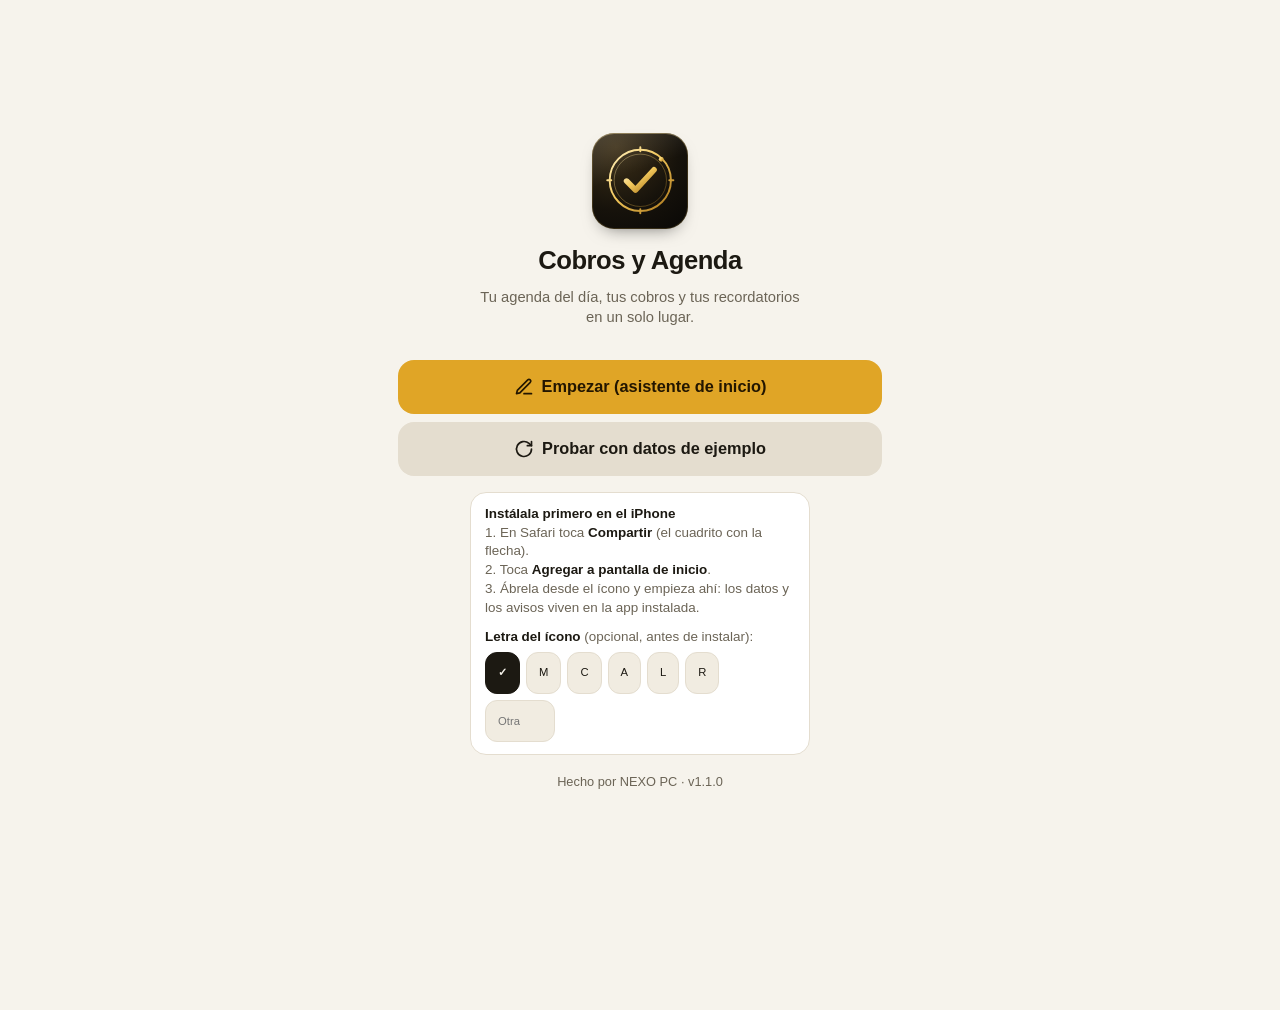
<file: docs/cobros/index.html>
<!doctype html>
<html lang="es-CO" class="auto">
<head>
<meta charset="utf-8">
<meta name="viewport" content="width=device-width,initial-scale=1,viewport-fit=cover">
<meta name="theme-color" content="#0F0D0A">
<meta name="apple-mobile-web-app-capable" content="yes">
<meta name="mobile-web-app-capable" content="yes">
<meta name="apple-mobile-web-app-status-bar-style" content="black-translucent">
<meta name="apple-mobile-web-app-title" content="Cobros">
<link rel="manifest" href="manifest.webmanifest">
<link rel="apple-touch-icon" id="touchicon" href="icons/apple-180.png">
<link rel="icon" href="icons/icon-192.png" type="image/png">
<title>Cobros y Agenda</title>
<style>
:root{
  --bg:#0F0D0A;--card:#1B1813;--card2:#26221B;--line:#352F25;--ink:#F5EFE2;--sub:#B3AA96;--gold2:#F1D58E;
  --hero1:#3A2E15;--hero2:#1B1813;--herob:#4A3B1C;--tabbg:rgba(20,18,14,.97);--dim:rgba(0,0,0,.6);
  --okt:#5FD08E;--badt:#FF8A80;--hoyt:#FFA463;
  --compra:#E0A526;--venta:#22A55B;--presta:#3B7BF6;--cobra:#14B8A6;--enviar:#8B5CF6;--recor:#EC4899;--mal:#EF4444;--hoy:#F97316;--ver:#3A342B;--vert:#F5EFE2;
  --fs:16px;
}
.light{--bg:#F6F3EC;--card:#FFFFFF;--card2:#F1ECE1;--line:#E4DDCF;--ink:#1C1912;--sub:#6B6456;--gold2:#8A6410;
  --hero1:#FBEFD0;--hero2:#FFFFFF;--herob:#EBD9A8;--tabbg:rgba(255,255,255,.97);--dim:rgba(0,0,0,.4);
  --okt:#167A3F;--badt:#C62828;--hoyt:#C2410C;--ver:#E4DDCF;--vert:#1C1912}
@media (prefers-color-scheme:light){.auto{--bg:#F6F3EC;--card:#FFFFFF;--card2:#F1ECE1;--line:#E4DDCF;--ink:#1C1912;--sub:#6B6456;--gold2:#8A6410;
  --hero1:#FBEFD0;--hero2:#FFFFFF;--herob:#EBD9A8;--tabbg:rgba(255,255,255,.97);--dim:rgba(0,0,0,.4);
  --okt:#167A3F;--badt:#C62828;--hoyt:#C2410C;--ver:#E4DDCF;--vert:#1C1912}}
.grande{--fs:18.5px}
*{box-sizing:border-box;margin:0;padding:0;-webkit-tap-highlight-color:transparent}
html,body{background:var(--bg);color:var(--ink)}
body{font:var(--fs)/1.4 -apple-system,BlinkMacSystemFont,"SF Pro Text","Segoe UI",Roboto,sans-serif;-webkit-font-smoothing:antialiased;overscroll-behavior-y:none}
button{font:inherit;color:inherit;background:none;border:0;cursor:pointer}
input,select,textarea{font:inherit;font-size:max(16px,1em);color:var(--ink)}
#app{max-width:560px;margin:0 auto;padding:calc(env(safe-area-inset-top) + 10px) 14px calc(env(safe-area-inset-bottom) + 100px);min-height:100vh}
.top{display:flex;justify-content:space-between;align-items:center;margin:4px 0 12px;gap:8px;min-height:44px}
.top h1{font-size:1.45em;letter-spacing:-.02em}
.iconbtn{width:44px;height:44px;border-radius:50%;background:var(--card2);display:grid;place-items:center;flex:none}
.card{background:var(--card);border:1px solid var(--line);border-radius:18px;padding:13px;margin-bottom:10px}
.hero{background:linear-gradient(140deg,var(--hero1),var(--hero2) 70%);border-color:var(--herob)}
.lbl{font-size:.68em;color:var(--sub);text-transform:uppercase;letter-spacing:.06em;font-weight:600}
.big{font-size:1.75em;font-weight:750;letter-spacing:-.02em;color:var(--gold2)}
.mid{font-size:1.08em;font-weight:650}
.row{display:flex;justify-content:space-between;align-items:center;gap:8px}
.sub{color:var(--sub);font-size:.8em}
.ok{color:var(--okt)}.bad{color:var(--badt)}.hoyc{color:var(--hoyt)}
.chip{font-size:.68em;padding:3px 9px;border-radius:99px;white-space:nowrap;font-weight:650}
.c-ok{background:rgba(34,165,91,.18);color:var(--okt)}.c-mal{background:rgba(239,68,68,.18);color:var(--badt)}
.c-hoy{background:rgba(249,115,22,.18);color:var(--hoyt)}.c-gold{background:rgba(224,165,38,.2);color:var(--gold2)}.c-gris{background:var(--card2);color:var(--sub)}
.k2{display:grid;grid-template-columns:1fr 1fr;gap:7px;margin-top:10px}
.k2>div{background:rgba(0,0,0,.18);border-radius:12px;padding:8px 9px}
.light .k2>div{background:rgba(0,0,0,.04)}
.k2 .v{font-size:.92em;font-weight:650;margin-top:1px}
.sec{font-size:.85em;font-weight:700;margin:14px 2px 7px;display:flex;justify-content:space-between;align-items:center}
.pp{display:flex;align-items:center;gap:10px;padding:9px 0;border-top:1px solid var(--line);width:100%;text-align:left}
.pp:first-child{border-top:0}
.ini{width:36px;height:36px;border-radius:50%;background:var(--card2);display:grid;place-items:center;font-size:.78em;font-weight:700;flex:none}
.pp .t{flex:1;min-width:0}.pp .t b{display:block;font-size:.92em;overflow:hidden;text-overflow:ellipsis;white-space:nowrap}
svg.i{width:20px;height:20px;fill:none;stroke:currentColor;stroke-width:2.3;stroke-linecap:round;stroke-linejoin:round;flex:none}
.act{display:flex;align-items:center;justify-content:center;gap:7px;border-radius:14px;font-weight:700;padding:11px 10px;color:#fff;min-height:44px}
.a-compra{background:var(--compra);color:#231600}.a-venta{background:var(--venta)}.a-presta{background:var(--presta)}
.a-cobra{background:var(--cobra);color:#042420}.a-enviar{background:var(--enviar)}.a-recor{background:var(--recor)}
.a-mal{background:var(--mal)}.a-ver{background:var(--ver);color:var(--vert)}
.acts{display:grid;grid-template-columns:1fr 1fr;gap:9px;margin:2px 0 10px}
.acts .act{flex-direction:column;padding:14px 6px;gap:6px;font-size:.92em}
.acts .act svg.i{width:28px;height:28px}
.mini{font-size:.76em;padding:7px 10px;border-radius:11px;min-height:36px}
.bigbtn{display:flex;width:100%;align-items:center;justify-content:center;gap:8px;border-radius:16px;font-weight:750;font-size:1.02em;padding:15px;margin-top:8px;min-height:54px}
.tabs{position:fixed;left:0;right:0;bottom:0;background:var(--tabbg);border-top:1px solid var(--line);display:flex;justify-content:space-around;align-items:flex-start;padding:8px 6px calc(env(safe-area-inset-bottom) + 6px);z-index:20;backdrop-filter:blur(12px);-webkit-backdrop-filter:blur(12px)}
.tabs button{display:flex;flex-direction:column;align-items:center;gap:2px;font-size:.66em;color:var(--sub);width:64px;min-height:44px}
.tabs button.on{color:var(--gold2);font-weight:700}
.tabs .plus{width:56px;height:56px;margin-top:-24px;border-radius:50%;background:var(--ink);color:var(--bg);justify-content:center;box-shadow:0 6px 18px rgba(0,0,0,.45)}
.tabs .plus svg.i{width:28px;height:28px}
.bubble{position:fixed;right:0;bottom:calc(env(safe-area-inset-bottom) + 112px);background:var(--recor);color:#fff;border-radius:14px 0 0 14px;padding:11px 8px 11px 10px;z-index:19;box-shadow:-4px 4px 14px rgba(0,0,0,.35)}
.bubble em{position:absolute;top:-7px;left:-7px;background:#fff;color:#9D174D;font-style:normal;font-size:11px;font-weight:800;min-width:20px;height:20px;border-radius:10px;display:grid;place-items:center;padding:0 4px}
.float{position:fixed;right:10px;left:10px;max-width:420px;margin-left:auto;top:calc(env(safe-area-inset-top) + 70px);max-height:70vh;overflow:auto;background:#2A1322;color:#FCE7F3;border:1px solid #6B2350;border-radius:18px;padding:13px;z-index:41;box-shadow:0 14px 30px rgba(0,0,0,.5)}
.rm{background:rgba(255,255,255,.07);border-radius:11px;padding:9px;margin-top:7px;font-size:.88em;display:flex;gap:10px;align-items:flex-start}
.rm small{display:block;color:#F3A9CF;font-size:.8em;margin-top:2px}
.rm input{width:22px;height:22px;accent-color:var(--recor);flex:none;margin-top:1px}
.dim{position:fixed;inset:0;background:var(--dim);z-index:40}
.sheet{position:fixed;left:0;right:0;bottom:0;max-height:92vh;overflow:auto;background:var(--bg);border-radius:24px 24px 0 0;padding:10px 16px calc(env(safe-area-inset-bottom) + 18px);z-index:42;border-top:1px solid var(--line);max-width:560px;margin:0 auto;-webkit-overflow-scrolling:touch}
.grab{width:42px;height:5px;border-radius:3px;background:var(--line);margin:0 auto 10px}
.sheet h2{font-size:1.25em;margin:2px 0 12px;display:flex;align-items:center;gap:8px}
.field{display:block;background:var(--card2);border:1.5px solid var(--line);border-radius:13px;padding:7px 11px;margin-bottom:8px}
.field:focus-within{border-color:var(--gold2)}
.field span{display:block;font-size:.7em;color:var(--sub);text-transform:uppercase;letter-spacing:.05em;font-weight:600}
.field input,.field select,.field textarea{width:100%;background:none;border:0;outline:none;font-size:max(16px,1.05em);font-weight:600;padding:3px 0;min-height:32px}
.field textarea{min-height:60px;font-weight:500;resize:vertical}
.f2{display:grid;grid-template-columns:1fr 1fr;gap:8px}
.seg{display:flex;flex-wrap:wrap;gap:6px;margin-bottom:9px}
.seg button{flex:1 0 auto;text-align:center;padding:9px 10px;font-size:.84em;border-radius:11px;background:var(--card2);color:var(--sub);min-height:42px;border:1.5px solid var(--line)}
.seg button.on{background:var(--ink);color:var(--bg);font-weight:700;border-color:var(--ink)}
.step{display:flex;align-items:center;gap:8px;font-weight:700;margin-bottom:9px}
.step em{font-style:normal;width:24px;height:24px;border-radius:50%;background:var(--presta);color:#fff;display:grid;place-items:center;font-size:.75em}
.sum{display:grid;grid-template-columns:1fr 1fr;gap:6px;background:rgba(34,165,91,.12);border-radius:13px;padding:10px;margin-top:4px}
.adj{display:flex;gap:6px}.adj button{background:var(--card2);border:1.5px solid var(--line);border-radius:10px;padding:6px 10px;font-weight:700;font-size:.85em;min-height:38px}
.cal{display:grid;grid-template-columns:repeat(7,1fr);gap:4px;margin-top:8px}
.cal span,.cal button{aspect-ratio:1;border-radius:8px;display:grid;place-items:center;font-size:.72em;font-weight:650;background:var(--card2);color:var(--sub)}
.cal .h{background:none;aspect-ratio:auto;font-size:.65em}
.cal .p{background:var(--venta);color:#fff}.cal .t{background:var(--hoy);color:#2A1000}.cal .n{background:var(--mal);color:#fff}
.cal .ab{background:linear-gradient(180deg,var(--venta) 55%,#7F1D1D 55%);color:#fff}
.cal .hy{outline:2px solid var(--ink);color:var(--ink)}
.cal .f{background:var(--card2);color:var(--ink);border:1.5px dashed var(--sub)}
.cal .x{opacity:.35}.cal .e{visibility:hidden}
.leg{display:flex;flex-wrap:wrap;gap:6px 11px;font-size:.66em;color:var(--sub);margin-top:9px}
.leg i{display:inline-block;width:10px;height:10px;border-radius:3px;margin-right:4px;vertical-align:-1px}
.q{display:flex;align-items:center;gap:10px;padding:9px 0;border-top:1px solid var(--line);font-size:.88em}
.q:first-child{border-top:0}
.q .bar{width:7px;height:32px;border-radius:3px;flex:none}
.bars{display:flex;align-items:flex-end;gap:6px;height:100px;margin-top:10px}
.bars>div{flex:1;display:flex;gap:2px;align-items:flex-end;height:100%}
.bars i{flex:1;border-radius:4px 4px 0 0;background:var(--venta);min-height:2px}
.bars i+i{background:var(--compra)}
.xl{display:flex;gap:6px;font-size:.62em;color:var(--sub);margin-top:4px}.xl span{flex:1;text-align:center}
.env{border-radius:14px;padding:11px;margin-bottom:8px}
.lg{display:flex;align-items:center;gap:12px;background:var(--card);border:1px solid var(--line);border-radius:14px;padding:10px;margin-bottom:8px}
.lg .act{width:48px;height:48px;padding:0;flex:none;border-radius:13px}
.lg b{display:block;font-size:.92em}
.empty{text-align:center;padding:22px 12px;color:var(--sub)}
.empty b{display:block;color:var(--ink);font-size:1.05em;margin-bottom:3px}
.list-btn{display:flex;align-items:center;gap:12px;width:100%;text-align:left;padding:13px 2px;border-top:1px solid var(--line)}
.list-btn:first-child{border-top:0}
.list-btn .t{flex:1}.list-btn .t b{display:block}
.toast{position:fixed;left:50%;bottom:calc(env(safe-area-inset-bottom) + 96px);transform:translateX(-50%) translateY(20px);background:var(--ink);color:var(--bg);padding:11px 16px;border-radius:13px;font-size:.88em;font-weight:600;opacity:0;transition:.25s;z-index:60;pointer-events:none;max-width:90vw;text-align:center}
.toast.show{opacity:1;transform:translateX(-50%) translateY(0)}
.banner{display:flex;gap:10px;align-items:center;background:rgba(224,165,38,.14);border:1px solid var(--herob);border-radius:14px;padding:10px 12px;margin-bottom:10px;font-size:.84em}
/* asistente */
.wz{padding-top:6px}
.wz .prog{height:8px;background:var(--line);border-radius:99px;overflow:hidden;margin:6px 0 14px}
.wz .prog i{display:block;height:100%;background:var(--compra);border-radius:99px;transition:width .3s}
.wz h2{font-size:1.35em;letter-spacing:-.02em}
.wq{background:var(--card);border:1px solid var(--line);border-radius:18px;padding:14px;margin-bottom:10px}
.wq>b{display:block}
.hint{color:var(--sub);font-size:.8em;margin-top:3px}
.chips{display:flex;flex-wrap:wrap;gap:8px;margin-top:10px}
.chips button{font-size:.92em;border:1.5px solid var(--line);background:var(--card2);border-radius:12px;padding:9px 13px;min-height:44px;text-align:left}
.chips button.on{background:var(--compra);border-color:var(--compra);color:#1E1400;font-weight:700}
.chips button small{font-size:.72em;font-weight:700;opacity:.75;margin-left:4px}
.tin{width:100%;background:var(--card2);border:1.5px solid var(--line);border-radius:12px;padding:10px 12px;margin-top:10px;min-height:46px;outline:none}
.tin:focus{border-color:var(--gold2)}
.ex{background:rgba(224,165,38,.12);border-radius:12px;padding:9px 11px;font-size:.8em;margin-top:9px}
.wznav{position:fixed;left:0;right:0;bottom:0;background:var(--tabbg);border-top:1px solid var(--line);padding:10px 16px calc(env(safe-area-inset-bottom) + 10px);z-index:20}
.wznav div{max-width:560px;margin:0 auto;display:grid;grid-template-columns:1fr 2fr;gap:10px}
.wznav button{border-radius:14px;min-height:52px;font-weight:750}
/* bloqueo */
.lock{min-height:100vh;display:flex;flex-direction:column;align-items:center;justify-content:center;padding:30px 24px;text-align:center}
.logo{width:80px;height:80px;border-radius:24px;background:linear-gradient(135deg,#F1D58E,#9C7426);display:grid;place-items:center;color:#2A1C00;font-weight:800;font-size:1.6em;margin-bottom:14px}
.dots{display:flex;gap:14px;margin:26px 0 22px}.dots i{width:14px;height:14px;border-radius:50%;border:1.6px solid var(--gold2)}.dots i.f{background:var(--gold2)}
.pad{display:grid;grid-template-columns:repeat(3,76px);gap:14px}
.pad button{height:76px;border-radius:50%;background:var(--card2);font-size:1.6em;font-weight:500}
.shake{animation:sh .35s}@keyframes sh{25%{transform:translateX(-8px)}75%{transform:translateX(8px)}}
@media print{body *{visibility:hidden}#print,#print *{visibility:visible}#print{position:absolute;left:0;top:0;width:100%;color:#000;background:#fff;padding:20px;font:12pt/1.4 -apple-system,sans-serif}#print table{width:100%;border-collapse:collapse}#print td,#print th{border-bottom:1px solid #ccc;padding:5px;text-align:left}}
#print{display:none}@media print{#print{display:block}}
/* ===== Cobros y Agenda: tokens nuevos ===== */
:root{--venta:#22A55B;--cobt:#5EEAD4;--citt:#F9A8D4;--tart:#F0ABFC;--entt:#93B4FB}
.light{--cobt:#0F766E;--citt:#BE185D;--tart:#A21CAF;--entt:#1D4ED8}
@media (prefers-color-scheme:light){.auto{--cobt:#0F766E;--citt:#BE185D;--tart:#A21CAF;--entt:#1D4ED8}}
svg.i{stroke-width:2}
.tile{color:#fff;box-shadow:inset 0 1px 0 rgba(255,255,255,.35),inset 0 -2px 4px rgba(0,0,0,.18),0 6px 12px -7px rgba(0,0,0,.55)}
.g-team{background:linear-gradient(150deg,#F9A8D4,#BE185D)}.g-phone{background:linear-gradient(150deg,#86EFAC,#15803D)}
.g-brief{background:linear-gradient(150deg,#FCD34D,#B45309)}.g-doc{background:linear-gradient(150deg,#93C5FD,#1D4ED8)}
.g-food{background:linear-gradient(150deg,#FDBA74,#C2410C)}.g-med{background:linear-gradient(150deg,#FDA4AF,#BE123C)}
.g-bank{background:linear-gradient(150deg,#A5B4FC,#4338CA)}.g-bill{background:linear-gradient(150deg,#FCA5A5,#B91C1C)}
.g-cake{background:linear-gradient(150deg,#F0ABFC,#A21CAF)}.g-coin{background:linear-gradient(150deg,#5EEAD4,#0F766E)}
.g-bell{background:linear-gradient(150deg,#F78FC4,#D02A7C)}.g-more{background:linear-gradient(150deg,#6B6253,#2A251D)}
.g-hand{background:linear-gradient(150deg,#93C5FD,#1D4ED8)}.g-gold{background:linear-gradient(150deg,#FFF1C2,#A8741A);color:#2A1A00}
.g-task{background:linear-gradient(150deg,#F0ABFC,#A21CAF)}.g-alert{background:linear-gradient(150deg,#FCA5A5,#B91C1C)}
.act{box-shadow:inset 0 1px 0 rgba(255,255,255,.25),0 8px 16px -11px rgba(0,0,0,.7)}
.a-presta{background:linear-gradient(160deg,#6EA0FF,#2459D8)}
.a-cobra{background:linear-gradient(160deg,#5EEAD4,#0E9384);color:#042420}
.a-enviar{background:linear-gradient(160deg,#A98BFA,#6D3FE0)}
.a-recor{background:linear-gradient(160deg,#F78FC4,#D02A7C)}
.a-ok{background:linear-gradient(160deg,#4ADE80,#15803D);color:#fff}
.acts .act svg.i{width:30px;height:30px}
/* pestañas */
.tabs svg.i{width:23px;height:23px}
.tabs button.on::after{content:"";width:4px;height:4px;border-radius:50%;background:var(--compra);margin-top:1px}
.tabs .plus{background:linear-gradient(150deg,#FFF1C2,#E9B949 45%,#A8741A);color:#2A1A00;box-shadow:0 0 0 4px var(--bg),0 0 0 5px rgba(241,199,91,.35),0 10px 22px -6px rgba(233,185,73,.55)}
.tabs .plus svg.i{stroke-width:2.6}
.tabs .plus::after{display:none}
/* logo */
.appi{position:relative;display:grid;place-items:center;overflow:hidden;flex:none;border-radius:23%;background:radial-gradient(120% 120% at 25% 15%,#3D3018 0%,#16120B 55%,#070605 100%);box-shadow:inset 0 1px 0 rgba(255,236,180,.25),inset 0 0 0 1px rgba(241,199,91,.18),0 8px 18px -10px rgba(0,0,0,.6)}
.appi::before{content:"";position:absolute;inset:0;background:linear-gradient(160deg,rgba(255,255,255,.14),rgba(255,255,255,0) 42%)}
.appi svg{width:84%;height:84%;position:relative}
.appi.av{width:44px;height:44px;border-radius:13px}
.appi.xl{width:96px;height:96px;margin-bottom:14px}
/* tarjetas por tipo */
.types{display:grid;grid-template-columns:1fr 1fr;gap:9px;margin-bottom:10px}
.ty{text-align:left;border-radius:18px;padding:11px;border:1.5px solid var(--line);background:linear-gradient(180deg,rgba(255,255,255,.035),rgba(255,255,255,0)),var(--card);display:flex;flex-direction:column;gap:1px;min-height:98px}
.ty .t{display:flex;align-items:center;gap:8px;font-size:.8em;font-weight:700}
.ty .t svg.i{width:32px;height:32px;padding:7px;border-radius:10px}
.ty .n{font-size:1.6em;font-weight:780;line-height:1.15;margin-top:4px;font-variant-numeric:tabular-nums}
.ty .d{font-size:.72em;color:var(--sub);white-space:nowrap;overflow:hidden;text-overflow:ellipsis;max-width:100%}
.ty.cob{border-color:rgba(20,184,166,.45)}.ty.cob .t{color:var(--cobt)}
.ty.cit{border-color:rgba(236,72,153,.45)}.ty.cit .t{color:var(--citt)}
.ty.tar{border-color:rgba(217,70,239,.4)}.ty.tar .t{color:var(--tart)}
.ty.ent{border-color:rgba(59,123,246,.45)}.ty.ent .t{color:var(--entt)}
.ty.on{outline:2.5px solid var(--compra);outline-offset:1px}
.quick2{display:grid;grid-template-columns:1fr 1fr;gap:9px;margin-bottom:4px}
.quick2 .act{padding:13px 10px}
/* filas de agenda */
.ev{display:flex;gap:10px;align-items:center;padding:9px 0;border-top:1px solid var(--line);width:100%}
.ev:first-child{border-top:0}
.ev .h{width:52px;font-size:.72em;color:var(--sub);font-variant-numeric:tabular-nums;flex:none;line-height:1.2}
.ev svg.tl{width:34px;height:34px;padding:7px;border-radius:11px}
.ev .x{flex:1;min-width:0;text-align:left;min-height:40px}
.ev .x b{display:block;font-size:.92em;white-space:nowrap;overflow:hidden;text-overflow:ellipsis}
.ev .x .sub{display:block;white-space:nowrap;overflow:hidden;text-overflow:ellipsis}
.ev.done .x b{text-decoration:line-through;opacity:.5}.ev.done svg.tl{opacity:.45}
.ck{width:32px;height:32px;border-radius:50%;border:2px solid var(--line);display:grid;place-items:center;flex:none;color:#fff;font-weight:800}
.ck.on{background:var(--venta);border-color:var(--venta)}
.sec span,.sec .sub{font-weight:500}
/* semana */
.wd{display:flex;gap:10px;padding:10px 0;border-top:1px solid var(--line);width:100%;text-align:left}
.wd:first-child{border-top:0}
.wd .dd{width:36px;text-align:center;flex:none}
.wd .dd b{display:block;font-size:1.15em}.wd .dd small{font-size:.62em;color:var(--sub);text-transform:uppercase;font-weight:700}
.wd.today .dd b,.wd.today .dd small{color:var(--hoyt)}
.wd .es{flex:1;min-width:0;display:flex;flex-wrap:wrap;gap:5px;align-content:flex-start}
.pill{display:inline-flex;align-items:center;gap:4px;font-size:.68em;padding:4px 8px;border-radius:9px;font-weight:650;max-width:100%;white-space:nowrap;overflow:hidden;text-overflow:ellipsis}
.pill svg.pi{width:13px;height:13px;fill:none;stroke:currentColor;stroke-width:2;stroke-linecap:round;stroke-linejoin:round;flex:none}
.p-cob{background:rgba(20,184,166,.16);color:var(--cobt)}.p-rec{background:rgba(236,72,153,.15);color:var(--citt)}.p-tar{background:rgba(217,70,239,.14);color:var(--tart)}
.p-ent{background:rgba(59,123,246,.16);color:var(--entt)}.p-mal{background:rgba(239,68,68,.16);color:var(--badt)}.p-gr{background:var(--card2);color:var(--sub)}
.pill.dn{opacity:.5;text-decoration:line-through}
/* mes */
.mon{display:grid;grid-template-columns:repeat(7,1fr);gap:4px;text-align:center}
.mon .wh{color:var(--sub);font-size:.62em;font-weight:700;padding-bottom:2px}
.md{aspect-ratio:1;border-radius:11px;display:flex;flex-direction:column;align-items:center;justify-content:center;gap:3px;background:var(--card);font-size:.78em;font-weight:600}
.md.fe{color:var(--badt)}.md.t{outline:2px solid var(--hoy)}.md.s{background:var(--ink);color:var(--bg)}
.mdots{display:flex;gap:2px;height:5px}.mdots i{width:5px;height:5px;border-radius:50%}
.dc{background:var(--cobra)}.dr{background:var(--recor)}.dt{background:#C026D3}.de{background:var(--presta)}.dm{background:var(--mal)}
.navrow{display:flex;align-items:center;justify-content:space-between;margin:-2px 0 10px}
.navrow b{font-size:1em}
/* cita rápida */
.badge3{display:inline-flex;align-items:center;gap:4px;font-size:.7em;font-weight:750;color:#1B1300;background:linear-gradient(150deg,#FFF1C2,#E9B949);border-radius:99px;padding:4px 10px}
.badge3 svg.i{width:12px;height:12px;stroke:none}
.qlab{font-size:.7em;font-weight:750;color:var(--sub);text-transform:uppercase;letter-spacing:.06em;margin:14px 2px 7px;display:flex;justify-content:space-between}
.qlab em{font-style:normal;color:var(--gold2);text-transform:none;letter-spacing:0}
.qg{display:grid;grid-template-columns:repeat(4,1fr);gap:6px}
.qt{display:flex;flex-direction:column;align-items:center;gap:4px;font-size:.7em;font-weight:600;position:relative;border-radius:15px;padding:7px 0 6px;min-height:72px}
.qt svg.i{width:42px;height:42px;padding:9px;border-radius:13px}
.qt.on{background:rgba(224,165,38,.14);outline:2px solid var(--compra)}
.qt.on::after{content:"✓";position:absolute;top:2px;right:6px;width:17px;height:17px;border-radius:50%;background:var(--compra);color:#1B1300;font-size:.8em;font-weight:900;display:grid;place-items:center}
.chs{display:flex;flex-wrap:wrap;gap:6px}
.ch{font-size:.84em;padding:9px 12px;border-radius:12px;background:var(--card2);border:1.5px solid var(--line);min-height:42px;font-variant-numeric:tabular-nums;color:var(--ink)}
.ch.on{background:var(--ink);color:var(--bg);font-weight:750;border-color:var(--ink)}
.pick{position:relative;overflow:hidden;display:inline-flex;align-items:center;gap:5px}.pick input{position:absolute;inset:0;width:100%;height:100%;opacity:.011;font-size:16px;border:0}
.fav{display:flex;gap:7px;overflow-x:auto;padding-bottom:2px;-webkit-overflow-scrolling:touch}
.fv{display:flex;align-items:center;gap:8px;background:var(--card);border:1.5px solid var(--line);border-radius:14px;padding:6px 11px 6px 6px;font-size:.8em;white-space:nowrap;flex:none;text-align:left}
.fv svg.i{width:30px;height:30px;padding:6px;border-radius:9px}
.fv small{display:block;color:var(--sub);font-size:.85em}
.opt{display:flex;align-items:center;gap:9px;background:var(--card2);border:1.5px solid var(--line);border-radius:13px;padding:4px 12px;margin-top:12px}
.opt svg.i{color:var(--gold2)}
.opt input{flex:1;background:none;border:0;outline:none;min-height:42px;font-size:16px;color:var(--ink)}
.morebtn{display:block;width:100%;text-align:left;font-size:.8em;color:var(--sub);padding:12px 2px 8px;min-height:40px}
.morebtn b{color:var(--ink)}
.savebtn{display:block;width:100%;margin-top:12px;border-radius:16px;padding:13px;text-align:center;font-weight:780;font-size:1.02em;color:#fff;background:linear-gradient(160deg,#F78FC4,#D02A7C);box-shadow:inset 0 1px 0 rgba(255,255,255,.3),0 10px 18px -10px rgba(208,42,124,.8)}
.savebtn small{display:block;font-weight:500;font-size:.74em;opacity:.92;margin-top:1px}
.savebtn.off{filter:saturate(.35);opacity:.8}
/* reportes */
.donut{display:flex;gap:16px;align-items:center;margin-top:10px}
.donut svg{width:118px;height:118px;flex:none}
.lgd{display:flex;flex-direction:column;gap:8px;font-size:.82em}
.lgd span{display:flex;gap:7px;align-items:center}.lgd i{width:11px;height:11px;border-radius:3px;flex:none}
.toast button{margin-left:10px;color:var(--compra);font-weight:800;text-decoration:underline}
.toast.undo{pointer-events:auto}
.inst{background:var(--card);border:1px solid var(--line);border-radius:16px;padding:12px 14px;margin-top:16px;font-size:.84em;color:var(--sub);text-align:left;max-width:340px}
.inst b{color:var(--ink)}
/* 1.1.0 */
.sheet{position:fixed}.xclose{position:absolute;top:10px;right:12px;width:40px;height:40px;border-radius:50%;background:var(--card2);color:var(--sub);font-size:1.05em;font-weight:700;display:grid;place-items:center;z-index:3}
.sheet h2{padding-right:46px}
.pkbtn{display:flex;align-items:center;gap:6px;width:100%;text-align:left;font-size:max(16px,1em);font-weight:650;padding:4px 0;min-height:34px;color:var(--ink)}
.field .pkbtn{padding:3px 0}
.pk-dim,.cf-dim{position:fixed;inset:0;background:rgba(0,0,0,.55);z-index:60}
.pk{position:fixed;left:0;right:0;bottom:0;z-index:61;background:var(--bg);border-radius:24px 24px 0 0;border-top:1px solid var(--line);padding:14px 16px calc(env(safe-area-inset-bottom) + 16px);max-width:560px;margin:0 auto;max-height:90vh;overflow:auto}
.pkgrid{display:grid;grid-template-columns:repeat(6,1fr);gap:6px}.pkgrid .ch{padding:9px 2px;font-size:.78em;text-align:center}
.cf{position:fixed;left:16px;right:16px;top:50%;transform:translateY(-50%);z-index:71;background:var(--card);border:1px solid var(--line);border-radius:22px;padding:18px;max-width:420px;margin:0 auto;box-shadow:0 20px 40px rgba(0,0,0,.5)}
.cf-dim{z-index:70}.cf b{font-size:1.15em;display:block}.cf p{margin:6px 0 4px}
.festbox{background:rgba(249,115,22,.12);border:1px solid rgba(249,115,22,.4);border-radius:14px;padding:10px;margin-top:10px}
.festrow{padding:8px 0;border-top:1px solid var(--line);margin-top:6px}.festrow>span{display:block;font-weight:700;font-size:.88em;margin-bottom:6px}
.manolist{display:flex;flex-wrap:wrap;gap:6px}.manolist .ch{font-size:.8em}
.cmed{background:var(--card2);border-radius:12px;padding:10px;margin:2px 0 8px}
.cal .pe{background:rgba(249,115,22,.22);color:var(--hoyt);border:1.5px solid var(--hoy)}
.cal sup{font-size:.7em;margin-left:1px}
.wdseg button{min-width:44px;padding:9px 4px}
.cobroday{display:flex;align-items:center;gap:10px;border-radius:16px;padding:11px 12px;margin-bottom:10px;background:linear-gradient(140deg,rgba(20,184,166,.22),rgba(20,184,166,.06));border:1.5px solid rgba(20,184,166,.5)}
.cobroday b{display:block}.cobroday .tile{width:38px;height:38px;padding:8px;border-radius:12px}
.wd.cobro{background:linear-gradient(90deg,rgba(20,184,166,.12),transparent 60%);border-left:3px solid var(--cobra);padding-left:7px;margin-left:-10px}
.md.mc:not(.s){background:rgba(20,184,166,.18)}
</style>
</head>
<body>
<div id="app"></div>
<div id="layer"></div>
<div id="print"></div>
<div class="toast" id="toast"></div>
<div id="picker"></div>
<div id="confirm"></div>
<svg width="0" height="0" style="position:absolute" aria-hidden="true">
 <defs>
  <linearGradient id="gold" x1="0" y1="0" x2="1" y2="1"><stop offset="0" stop-color="#FFF1C2"/><stop offset=".45" stop-color="#F1C75B"/><stop offset="1" stop-color="#A8741A"/></linearGradient>
 </defs>
 <symbol id="cal" viewBox="0 0 24 24"><rect x="3" y="5" width="18" height="16" rx="4" fill="currentColor" fill-opacity=".26" stroke="none"/><path d="M3 10h18" /><rect x="3" y="5" width="18" height="16" rx="4"/><path d="M8 3v4M16 3v4"/><circle cx="8" cy="14.5" r=".9" fill="currentColor"/><circle cx="12" cy="14.5" r=".9" fill="currentColor"/><circle cx="16" cy="14.5" r=".9" fill="currentColor"/><circle cx="8" cy="18" r=".9" fill="currentColor"/></symbol>
 <symbol id="cita" viewBox="0 0 24 24"><rect x="3" y="5" width="15" height="15" rx="4" fill="currentColor" fill-opacity=".26" stroke="none"/><path d="M3 9.5h15M7.5 3v4M13.5 3v4"/><path d="M18 20H7a4 4 0 01-4-4V9a4 4 0 014-4h7a4 4 0 014 4v2"/><circle cx="17.5" cy="17.5" r="4" fill="currentColor" fill-opacity=".26" stroke="none"/><circle cx="17.5" cy="17.5" r="4"/><path d="M17.5 15.8v1.9l1.2.8"/></symbol>
 <symbol id="home" viewBox="0 0 24 24"><path d="M4 10.5L12 4l8 6.5V19a2 2 0 01-2 2H6a2 2 0 01-2-2z" fill="currentColor" fill-opacity=".26" stroke="none"/><path d="M4 10.5L12 4l8 6.5V19a2 2 0 01-2 2H6a2 2 0 01-2-2z"/><path d="M10 21v-5a2 2 0 014 0v5"/></symbol>
 <symbol id="plus" viewBox="0 0 24 24"><path d="M12 5v14M5 12h14"/></symbol>
 <symbol id="hand" viewBox="0 0 24 24"><circle cx="15" cy="6.5" r="3.5" fill="currentColor" fill-opacity=".26" stroke="none"/><circle cx="15" cy="6.5" r="3.5"/><path d="M15 5.2v2.6"/><path d="M2.5 13.5h3.5l3 2h5.5a1.8 1.8 0 000-3.6H11" /><path d="M6 20.5v-7M6 19h8.5l6-4.2a1.7 1.7 0 00-2-2.7L14.5 14" /><path d="M2.5 20.5V13" /></symbol>
 <symbol id="coin" viewBox="0 0 24 24"><ellipse cx="12" cy="7" rx="7.5" ry="3" fill="currentColor" fill-opacity=".26" stroke="none"/><ellipse cx="12" cy="7" rx="7.5" ry="3"/><path d="M4.5 7v5c0 1.7 3.4 3 7.5 3s7.5-1.3 7.5-3V7"/><path d="M4.5 12v5c0 1.7 3.4 3 7.5 3s7.5-1.3 7.5-3v-5"/></symbol>
 <symbol id="bell" viewBox="0 0 24 24"><path d="M6 16.5V11a6 6 0 1112 0v5.5l1.5 1.5h-15z" fill="currentColor" fill-opacity=".26" stroke="none"/><path d="M6 16.5V11a6 6 0 1112 0v5.5l1.5 1.5h-15z"/><path d="M10 21h4"/><path d="M19.5 3.5l.6 1.4 1.4.6-1.4.6-.6 1.4-.6-1.4-1.4-.6 1.4-.6z" fill="currentColor" stroke="none"/></symbol>
 <symbol id="task" viewBox="0 0 24 24"><rect x="4" y="3" width="16" height="18" rx="4" fill="currentColor" fill-opacity=".26" stroke="none"/><rect x="4" y="3" width="16" height="18" rx="4"/><path d="M8 9l1.5 1.5L12 8M8 15l1.5 1.5L12 14M14.5 9.5H16M14.5 15.5H16"/></symbol>
 <symbol id="chart" viewBox="0 0 24 24"><path d="M12 3a9 9 0 019 9h-9z" fill="currentColor" fill-opacity=".26" stroke="none"/><path d="M12 3a9 9 0 019 9h-9z"/><path d="M10 5.2A7.5 7.5 0 1018.8 14H10z"/></symbol>
 <symbol id="list" viewBox="0 0 24 24"><rect x="3" y="4" width="18" height="7" rx="3" fill="currentColor" fill-opacity=".26" stroke="none"/><rect x="3" y="4" width="18" height="7" rx="3"/><rect x="3" y="14" width="18" height="7" rx="3"/><circle cx="7" cy="7.5" r="1" fill="currentColor"/><circle cx="7" cy="17.5" r="1" fill="currentColor"/><path d="M10.5 7.5h6M10.5 17.5h6"/></symbol>
 <symbol id="send" viewBox="0 0 24 24"><path d="M3.5 11.2L20 4l-6.8 16.5-2.6-6.9z" fill="currentColor" fill-opacity=".26" stroke="none"/><path d="M3.5 11.2L20 4l-6.8 16.5-2.6-6.9z"/><path d="M10.6 13.6L20 4"/></symbol>
 <symbol id="check" viewBox="0 0 24 24"><circle cx="12" cy="12" r="9" fill="currentColor" fill-opacity=".26" stroke="none"/><path d="M7.5 12.3l3 3 6-6.6"/></symbol>
 <symbol id="team" viewBox="0 0 24 24"><circle cx="9" cy="8" r="3.2" fill="currentColor" fill-opacity=".26" stroke="none"/><circle cx="9" cy="8" r="3.2"/><path d="M3 19.5a6 6 0 0112 0z" fill="currentColor" fill-opacity=".26" stroke="none"/><path d="M3 19.5a6 6 0 0112 0"/><circle cx="17" cy="9" r="2.4"/><path d="M16.5 14a5 5 0 014.5 5"/></symbol>
 <symbol id="phone" viewBox="0 0 24 24"><path d="M5 3.5h3.5l1.8 4.5-2.3 1.4a11 11 0 005.6 5.6l1.4-2.3 4.5 1.8V18a2.5 2.5 0 01-2.7 2.5A16 16 0 012.5 6.2 2.5 2.5 0 015 3.5z" fill="currentColor" fill-opacity=".26" stroke="none"/><path d="M5 3.5h3.5l1.8 4.5-2.3 1.4a11 11 0 005.6 5.6l1.4-2.3 4.5 1.8V18a2.5 2.5 0 01-2.7 2.5A16 16 0 012.5 6.2 2.5 2.5 0 015 3.5z"/></symbol>
 <symbol id="brief" viewBox="0 0 24 24"><rect x="3" y="7" width="18" height="13" rx="3" fill="currentColor" fill-opacity=".26" stroke="none"/><rect x="3" y="7" width="18" height="13" rx="3"/><path d="M9 7V5.5A1.5 1.5 0 0110.5 4h3A1.5 1.5 0 0115 5.5V7M3 12.5h18M11 12.5v2h2v-2"/></symbol>
 <symbol id="doc" viewBox="0 0 24 24"><path d="M6 3h8l5 5v11a2 2 0 01-2 2H6a2 2 0 01-2-2V5a2 2 0 012-2z" fill="currentColor" fill-opacity=".26" stroke="none"/><path d="M6 3h8l5 5v11a2 2 0 01-2 2H6a2 2 0 01-2-2V5a2 2 0 012-2z"/><path d="M14 3v5h5M8 13h8M8 17h5"/></symbol>
 <symbol id="food" viewBox="0 0 24 24"><path d="M4 12h16a8 8 0 01-16 0z" fill="currentColor" fill-opacity=".26" stroke="none"/><path d="M4 12h16a8 8 0 01-16 0zM3 20h18"/><path d="M9 8c0-1.5 1.5-1.5 1.5-3M13.5 8c0-1.5 1.5-1.5 1.5-3"/></symbol>
 <symbol id="med" viewBox="0 0 24 24"><path d="M12 20.5s-8-4.6-8-10.4A4.4 4.4 0 0112 7.6a4.4 4.4 0 018 2.5c0 5.8-8 10.4-8 10.4z" fill="currentColor" fill-opacity=".26" stroke="none"/><path d="M12 20.5s-8-4.6-8-10.4A4.4 4.4 0 0112 7.6a4.4 4.4 0 018 2.5c0 5.8-8 10.4-8 10.4z"/><path d="M12 10.5v5M9.5 13h5"/></symbol>
 <symbol id="bank" viewBox="0 0 24 24"><path d="M3 9.5L12 4l9 5.5z" fill="currentColor" fill-opacity=".26" stroke="none"/><path d="M3 9.5L12 4l9 5.5zM5 9.5v8M9.7 9.5v8M14.3 9.5v8M19 9.5v8M3 20.5h18"/></symbol>
 <symbol id="bill" viewBox="0 0 24 24"><path d="M5 3h14v18l-2.3-1.5L14.3 21 12 19.5 9.7 21l-2.4-1.5L5 21z" fill="currentColor" fill-opacity=".26" stroke="none"/><path d="M5 3h14v18l-2.3-1.5L14.3 21 12 19.5 9.7 21l-2.4-1.5L5 21zM9 8h6M9 12h6M9 16h3"/></symbol>
 <symbol id="cake" viewBox="0 0 24 24"><rect x="4" y="11" width="16" height="9" rx="2.5" fill="currentColor" fill-opacity=".26" stroke="none"/><rect x="4" y="11" width="16" height="9" rx="2.5"/><path d="M4 15c2 1.3 4 1.3 5.3 0s4-1.3 5.4 0 4 1.3 5.3 0M8 11V8M12 11V8M16 11V8"/><path d="M8 5.5l.01.01M12 5.5l.01.01M16 5.5l.01.01" stroke-width="2.6"/></symbol>
 <symbol id="alert" viewBox="0 0 24 24"><path d="M12 3.5l9.5 16.5h-19z" fill="currentColor" fill-opacity=".26" stroke="none"/><path d="M12 3.5l9.5 16.5h-19zM12 10v4.5M12 17.3v.1"/></symbol>
 <symbol id="mic" viewBox="0 0 24 24"><rect x="9" y="3" width="6" height="11" rx="3" fill="currentColor" fill-opacity=".26" stroke="none"/><rect x="9" y="3" width="6" height="11" rx="3"/><path d="M5.5 11a6.5 6.5 0 0013 0M12 17.5V21"/></symbol>
 <symbol id="bolt" viewBox="0 0 24 24"><path d="M13 2.5L4.5 13.5H11l-1 8 8.5-11H12z" fill="currentColor" stroke="none"/></symbol>
 <symbol id="dots" viewBox="0 0 24 24"><circle cx="5.5" cy="12" r="1.6" fill="currentColor"/><circle cx="12" cy="12" r="1.6" fill="currentColor"/><circle cx="18.5" cy="12" r="1.6" fill="currentColor"/></symbol>

 <symbol id="presta" viewBox="0 0 24 24"><circle cx="15" cy="6.5" r="3.5" fill="currentColor" fill-opacity=".26" stroke="none"/><circle cx="15" cy="6.5" r="3.5"/><path d="M15 5.2v2.6"/><path d="M2.5 13.5h3.5l3 2h5.5a1.8 1.8 0 000-3.6H11" /><path d="M6 20.5v-7M6 19h8.5l6-4.2a1.7 1.7 0 00-2-2.7L14.5 14" /><path d="M2.5 20.5V13" /></symbol>
 <symbol id="cobra" viewBox="0 0 24 24"><ellipse cx="12" cy="7" rx="7.5" ry="3" fill="currentColor" fill-opacity=".26" stroke="none"/><ellipse cx="12" cy="7" rx="7.5" ry="3"/><path d="M4.5 7v5c0 1.7 3.4 3 7.5 3s7.5-1.3 7.5-3V7"/><path d="M4.5 12v5c0 1.7 3.4 3 7.5 3s7.5-1.3 7.5-3v-5"/></symbol>
 <symbol id="enviar" viewBox="0 0 24 24"><path d="M3.5 11.2L20 4l-6.8 16.5-2.6-6.9z" fill="currentColor" fill-opacity=".26" stroke="none"/><path d="M3.5 11.2L20 4l-6.8 16.5-2.6-6.9z"/><path d="M10.6 13.6L20 4"/></symbol>
 <symbol id="ring" viewBox="0 0 100 100"><circle cx="50" cy="50" r="38" fill="none" stroke="url(#gold)" stroke-width="2.4"/><circle cx="50" cy="50" r="32.5" fill="none" stroke="url(#gold)" stroke-width=".8" stroke-opacity=".55"/><g stroke="url(#gold)" stroke-width="2.4" stroke-linecap="round"><path d="M50 9v5M91 50h-5M50 91v-5M9 50h5"/></g><circle cx="76" cy="24" r="3" fill="url(#gold)"/></symbol>
 <symbol id="chk" viewBox="0 0 100 100"><path d="M33 51l11 11 23-25" fill="none" stroke="url(#gold)" stroke-width="7" stroke-linecap="round" stroke-linejoin="round"/></symbol>
  <symbol id="editar" viewBox="0 0 24 24"><path d="M12 20h9"/><path d="M16.5 3.5a2.1 2.1 0 0 1 3 3L7 19l-4 1 1-4z"/></symbol>
  <symbol id="caja" viewBox="0 0 24 24"><rect x="3" y="7" width="18" height="13" rx="2"/><path d="M8 7V4h8v3"/><path d="M3 12h18"/></symbol>
  <symbol id="face" viewBox="0 0 24 24"><path d="M4 8V5a1 1 0 0 1 1-1h3M16 4h3a1 1 0 0 1 1 1v3M20 16v3a1 1 0 0 1-1 1h-3M8 20H5a1 1 0 0 1-1-1v-3"/><path d="M9 9v1M15 9v1M12 9v4h-1"/><path d="M9 16c1.5 1.2 4.5 1.2 6 0"/></symbol>
  <symbol id="chev" viewBox="0 0 24 24"><path d="m15 18-6-6 6-6"/></symbol>
  <symbol id="right" viewBox="0 0 24 24"><path d="m9 18 6-6-6-6"/></symbol>
  <symbol id="gear" viewBox="0 0 24 24"><circle cx="12" cy="12" r="3"/><path d="M19.4 15a1.7 1.7 0 0 0 .3 1.8l.1.1a2 2 0 1 1-2.8 2.8l-.1-.1a1.7 1.7 0 0 0-1.8-.3 1.7 1.7 0 0 0-1 1.5V21a2 2 0 1 1-4 0v-.1a1.7 1.7 0 0 0-1.1-1.5 1.7 1.7 0 0 0-1.8.3l-.1.1a2 2 0 1 1-2.8-2.8l.1-.1a1.7 1.7 0 0 0 .3-1.8 1.7 1.7 0 0 0-1.5-1H3a2 2 0 1 1 0-4h.1a1.7 1.7 0 0 0 1.5-1.1 1.7 1.7 0 0 0-.3-1.8l-.1-.1a2 2 0 1 1 2.8-2.8l.1.1a1.7 1.7 0 0 0 1.8.3H9a1.7 1.7 0 0 0 1-1.5V3a2 2 0 1 1 4 0v.1a1.7 1.7 0 0 0 1 1.5 1.7 1.7 0 0 0 1.8-.3l.1-.1a2 2 0 1 1 2.8 2.8l-.1.1a1.7 1.7 0 0 0-.3 1.8V9a1.7 1.7 0 0 0 1.5 1H21a2 2 0 1 1 0 4h-.1a1.7 1.7 0 0 0-1.5 1z"/></symbol>
  <symbol id="trash" viewBox="0 0 24 24"><path d="M3 6h18M8 6V4h8v2M6 6l1 14h10l1-14"/></symbol>
  <symbol id="refresh" viewBox="0 0 24 24"><path d="M21 12a9 9 0 1 1-3-6.7L21 8"/><path d="M21 3v5h-5"/></symbol>
</svg>
<script>
'use strict';
/* =============== Cobros y Agenda · NEXO PC =============== */
const APP_VERSION='1.1.0';
/* Servidor de avisos (Cloudflare Worker). Se llenan al publicar; también se pueden poner en Ajustes → Avisos. */
const PUSH_URL='https://avisos-cobros.nexopc2.workers.dev';
const PUSH_KEY='BDByMhR_ZXytK35XVfBvh4x4ct1BRnoc4fTryHHrqYWY4F5cBo_8orkzzrwy8Lw9PbOz4CQjwmNsPgKYfAtkuSA';
const $=s=>document.querySelector(s);
const esc=s=>String(s??'').replace(/[&<>"']/g,c=>({'&':'&amp;','<':'&lt;','>':'&gt;','"':'&quot;',"'":'&#39;'}[c]));
const ic=(n,st='')=>`<svg class="i" ${st?`style="${st}"`:''}><use href="#${n}"/></svg>`;
const uid=()=>Date.now().toString(36)+Math.random().toString(36).slice(2,8);
const pad2=n=>String(n).padStart(2,'0');
const ymd=d=>`${d.getFullYear()}-${pad2(d.getMonth()+1)}-${pad2(d.getDate())}`;
const pd=s=>{const [y,m,d]=s.split('-').map(Number);return new Date(y,m-1,d)};
const today=()=>ymd(new Date());
const addDays=(s,n)=>{const d=pd(s);d.setDate(d.getDate()+n);return ymd(d)};
const DOW=['dom','lun','mar','mié','jue','vie','sáb'],MES=['ene','feb','mar','abr','may','jun','jul','ago','sep','oct','nov','dic'],MESL=['Enero','Febrero','Marzo','Abril','Mayo','Junio','Julio','Agosto','Septiembre','Octubre','Noviembre','Diciembre'];
const fdate=s=>{const d=pd(s);return `${DOW[d.getDay()]} ${d.getDate()} ${MES[d.getMonth()]}`};
const thou=n=>String(Math.round(Math.abs(n))).replace(/\B(?=(\d{3})+(?!\d))/g,'.');
const money=n=>(n<0?'− ':'')+'$ '+thou(n);
const moneyS=n=>{const a=Math.abs(n);if(a>=1e6)return (n<0?'− ':'')+'$ '+(a/1e6).toFixed(a>=1e8?0:1).replace('.',',')+' M';return money(n)};
const grams=g=>(Math.round(g*100)/100).toFixed(2).replace('.',',')+' g';
const num=s=>{s=String(s??'').trim().replace(/[^\d.,-]/g,'');if(!s)return 0;if(s.includes(','))s=s.replace(/\./g,'').replace(',','.');return parseFloat(s)||0};
const intv=s=>parseInt(String(s??'').replace(/\D/g,''))||0;
const initials=n=>String(n||'?').trim().split(/\s+/).slice(0,2).map(w=>w[0]).join('').toUpperCase();
const digits=s=>String(s||'').replace(/\D/g,'');

/* Festivos de Colombia (Ley Emiliani) */
const holCache={};
function holidays(y){
  if(holCache[y])return holCache[y];
  const a=y%19,b=Math.floor(y/100),c=y%100,d=Math.floor(b/4),e=b%4,f=Math.floor((b+8)/25),g=Math.floor((b-f+1)/3),h=(19*a+b-d-g+15)%30,i=Math.floor(c/4),k=c%4,l=(32+2*e+2*i-h-k)%7,m=Math.floor((a+11*h+22*l)/451);
  const em=Math.floor((h+l-7*m+114)/31),ed=((h+l-7*m+114)%31)+1;const easter=new Date(y,em-1,ed);
  const set=new Set();const add=d=>set.add(ymd(d));
  const fixed=[[0,1],[4,1],[6,20],[7,7],[11,8],[11,25]];fixed.forEach(([mo,da])=>add(new Date(y,mo,da)));
  const mon=d=>{const x=new Date(d);while(x.getDay()!==1)x.setDate(x.getDate()+1);return x};
  [[0,6],[2,19],[5,29],[7,15],[9,12],[10,1],[10,11]].forEach(([mo,da])=>add(mon(new Date(y,mo,da))));
  const ea=n=>{const x=new Date(easter);x.setDate(x.getDate()+n);return x};
  add(ea(-3));add(ea(-2));add(ea(43));add(ea(64));add(ea(71));
  return holCache[y]=set;
}
const isHoliday=s=>holidays(+s.slice(0,4)).has(s);
const isOff=s=>pd(s).getDay()===0||isHoliday(s);
const DOWL=['domingo','lunes','martes','miércoles','jueves','viernes','sábado'];
const cap=s=>String(s||'').charAt(0).toUpperCase()+String(s||'').slice(1);
const fdateW=s=>{const d=pd(s);return `${cap(DOWL[d.getDay()])} ${d.getDate()} de ${MESL[d.getMonth()].toLowerCase()}`};
const fmtH=h=>{if(!h)return 'Todo el día';const [H,M]=h.split(':').map(Number);return `${H%12||12}:${pad2(M)} ${H<12?'a. m.':'p. m.'}`};
const fmtHs=h=>{if(!h)return '';const [H,M]=h.split(':').map(Number);return `${H%12||12}:${pad2(M)}`};
const fmtHc=h=>{const [H,M]=h.split(':').map(Number);return `${H%12||12}${M?':'+pad2(M):''} ${H<12?'a. m.':'p. m.'}`};
const atTime=(d,h)=>{const [y,m,dd]=d.split('-').map(Number);const [H,M]=(h||'00:00').split(':').map(Number);return new Date(y,m-1,dd,H,M).getTime()};
const dayWord=d=>d===today()?'hoy':d===addDays(today(),1)?'mañana':fdate(d);
const nowHM=()=>{const n=new Date();return pad2(n.getHours())+':'+pad2(n.getMinutes())};
const pi=n=>`<svg class="pi"><use href="#${n}"/></svg>`;
const logoSvg=()=>{const c=S.items&&S.items.cfg;const L=(S.me&&S.me.iconL)||(c&&c.nombre?c.nombre.trim().replace(/^cobros\s+/i,'').charAt(0).toUpperCase():'');return `<svg viewBox="0 0 100 100"><use href="#ring"/>${L?`<text x="50" y="53" text-anchor="middle" dominant-baseline="middle" font-family="Georgia,'Times New Roman',serif" font-size="44" font-weight="600" fill="url(#gold)">${esc(L)}</text>`:'<use href="#chk"/>'}</svg>`};
let UNDO=null;
function toast(m,undo){const t=$('#toast');UNDO=undo||null;t.innerHTML=esc(m)+(undo?'<button data-a="undo">Deshacer</button>':'');t.classList.toggle('undo',!!undo);t.classList.add('show');clearTimeout(toast.h);toast.h=setTimeout(()=>{t.classList.remove('show');t.classList.remove('undo');UNDO=null},undo?4500:2300)}

/* =============== estado =============== */
const KEY='cobros-agenda-v1';
let mem=null;
function load(){try{const r=localStorage.getItem(KEY);if(r)return JSON.parse(r)}catch(e){}return mem}
function persist(){try{localStorage.setItem(KEY,JSON.stringify(S))}catch(e){mem=S}}
let S=load()||{v:1,items:{},me:{}};
S.items=S.items||{};S.me=S.me||{};
const cfg=()=>S.items.cfg||null;
const items=k=>Object.values(S.items).filter(x=>x&&x.k===k&&!x.del);
let LSC={};
function put(it,silent){it.ts=Date.now();S.items[it.id]=it;LSC={};persist();if(typeof Push!=='undefined')Push.later();if(!silent)render()}
function del(id){const it=S.items[id];if(!it)return;it.del=true;put(it,true);render()}
const meName=()=>{const c=cfg();return (c&&c.duena)||'de nuevo'};
const canEdit=()=>true;
const Cloud={push(){},badge(){return ''}};
const lsOf=p=>LSC[p.id]||(LSC[p.id]=loanStatus(p));

/* =============== plantillas de la agenda =============== */
const TPL=[
 {id:'reunion',l:'Reunión',i:'team',g:'g-team',cat:'cita'},
 {id:'llamada',l:'Llamada',i:'phone',g:'g-phone',cat:'cita'},
 {id:'cliente',l:'Cliente',i:'brief',g:'g-brief',cat:'cita'},
 {id:'informe',l:'Informe',i:'doc',g:'g-doc',cat:'tarea'},
 {id:'almuerzo',l:'Almuerzo',i:'food',g:'g-food',cat:'cita'},
 {id:'medico',l:'Médico',i:'med',g:'g-med',cat:'cita'},
 {id:'banco',l:'Banco',i:'bank',g:'g-bank',cat:'cita'},
 {id:'pagar',l:'Pagar',i:'bill',g:'g-bill',cat:'tarea'},
 {id:'cumple',l:'Cumpleaños',i:'cake',g:'g-cake',cat:'cita'},
 {id:'cobro',l:'Cobro',i:'coin',g:'g-coin',cat:'tarea'},
 {id:'recordar',l:'Recordar',i:'bell',g:'g-bell',cat:'tarea'},
 {id:'otro',l:'Otro',i:'dots',g:'g-more',cat:'tarea'},
];
const TPL_ENT={id:'entrega',l:'Entrega',i:'hand',g:'g-hand',cat:'entrega'};
const tplOf=id=>id==='entrega'?TPL_ENT:(TPL.find(t=>t.id===id)||TPL[11]);
const evTitle=e=>e.titulo||tplOf(e.tipo).l;
const AVISOS=[[-1,'Sin aviso'],[0,'A la hora'],[15,'15 min antes'],[30,'30 min antes'],[60,'1 hora antes'],[1440,'1 día antes']];
const REPS=[['no','No se repite'],['lab','Lunes a viernes'],['sem','Cada semana'],['mes','Cada mes'],['ano','Cada año']];
const REPL={lab:'lunes a viernes',sem:'cada semana',mes:'cada mes',ano:'cada año'};
function occurs(e,d){
  if(d<e.fecha)return false;if(e.skip&&e.skip[d])return false;
  switch(e.rep||'no'){case 'no':return d===e.fecha;case 'lab':{const w=pd(d).getDay();return w>=1&&w<=5}
    case 'sem':return pd(d).getDay()===pd(e.fecha).getDay();case 'mes':return d.slice(8)===e.fecha.slice(8);case 'ano':return d.slice(5)===e.fecha.slice(5)}
  return false}
const eventsOn=d=>items('ev').filter(e=>occurs(e,d)).sort((a,b)=>(a.hora||'')<(b.hora||'')?-1:(a.hora||'')>(b.hora||'')?1:0);
const isDone=(e,d)=>!!(e.hechos&&e.hechos[d]);
function cobrosOn(d){const out=[];
  for(const p of items('prestamo')){const cl=S.items[p.cliente];if(!cl||cl.del)continue;
    p.fechas.forEach((f,i)=>{if(f!==d)return;const s=lsOf(p);const c=s.cuotas[i];if(!c)return;const paid=c.st==='p'||c.st==='t';
      out.push({p,cl,c,s,paid,amt:paid?0:(c.rem||c.v)})})}
  return out.sort((a,b)=>a.paid-b.paid||a.cl.nombre.localeCompare(b.cl.nombre))}
function dayData(d){const ev=eventsOn(d);const cat=k=>ev.filter(e=>tplOf(e.tipo).cat===k);
  return {d,ev,cob:cobrosOn(d),cit:cat('cita'),tar:cat('tarea'),ent:cat('entrega')}}

/* =============== cálculos de préstamos (de la app de oro) =============== */
function loanSched(p){
  const n=p.n,base=Math.round(p.total/n);const cuotas=p.fechas.map((f,i)=>({i,f,v:i===n-1?p.total-base*(n-1):base}));
  let acc=0;cuotas.forEach(c=>{acc+=c.v;c.cum=acc});return cuotas;
}
function allocate(p){
  const cuotas=loanSched(p);cuotas.forEach(c=>{c.pays=[];c.got=0});
  if(p.previas){let left=cuotas[Math.min(p.previas,p.n)-1].cum;for(const c of cuotas){if(left<=0.5)break;const m=Math.min(c.v,left);c.pays.push({fecha:'0000-00-00',m,prev:1});c.got+=m;left-=m}}
  const pagos=items('pago').filter(x=>x.prestamo===p.id).sort((a,b)=>a.fecha<b.fecha?-1:a.fecha>b.fecha?1:a.ts-b.ts);
  for(const x of pagos)if(x.alloc)for(const a of x.alloc){const c=cuotas[a.i];if(c&&a.m>0){c.pays.push({fecha:x.fecha,m:a.m,id:x.id});c.got+=a.m}}
  for(const x of pagos){let left=x.alloc?x.monto-x.alloc.reduce((s,a)=>s+a.m,0):x.monto;
    for(const c of cuotas){if(left<=0.5)break;const rem=c.v-c.got;if(rem<=0.5)continue;const m=Math.min(rem,left);c.pays.push({fecha:x.fecha,m,id:x.id});c.got+=m;left-=m}}
  return {cuotas,pagos};
}
function loanStatus(p,ref){
  ref=ref||today();const g=graceOf(p);const beyond=c=>addDays(c.f,g)<ref;
  const {cuotas,pagos}=allocate(p);let paid=0;
  cuotas.forEach(c=>{paid+=c.got;const rem=c.v-c.got;c.rem=Math.max(0,rem);
    if(rem<=0.5){let acc=0,pf=null;for(const y of c.pays.slice().sort((a,b)=>a.fecha<b.fecha?-1:a.fecha>b.fecha?1:0)){acc+=y.m;if(acc>=c.v-0.5){pf=y.fecha;break}}c.pf=pf;c.st=(pf<=addDays(c.f,g)||pf==='0000-00-00')?'p':'t';c.rem=0}
    else if(c.got>0.5){c.st='ab';c.falta=rem}
    else c.st=c.f===ref?'hoy':c.f<ref?(beyond(c)?'n':'pend'):'f'});
  const unpaid=c=>c.st!=='p'&&c.st!=='t';
  const debeHoy=cuotas.filter(c=>c.f<=ref).reduce((s,c)=>s+c.rem,0);
  const atraso=cuotas.filter(c=>c.f<ref&&beyond(c)).reduce((s,c)=>s+c.rem,0);
  const pendSem=cuotas.filter(c=>c.f<ref&&!beyond(c)&&unpaid(c)).reduce((s,c)=>s+c.rem,0);
  const vencidas=cuotas.filter(c=>c.f<ref&&beyond(c)&&unpaid(c)).length;
  const lateDays=(()=>{const c=cuotas.find(c=>c.f<ref&&beyond(c)&&unpaid(c));return c?Math.round((pd(ref)-pd(c.f))/864e5):0})();
  const next=cuotas.find(c=>c.f>ref&&unpaid(c));
  const hoy=cuotas.find(c=>c.f===ref);
  const pagadas=cuotas.filter(c=>!unpaid(c)).length;
  const saldo=Math.max(0,p.total-paid);
  const c=cfg()||{};let mora=0;
  if(c.moraTipo&&c.moraTipo!=='No'&&atraso>0){const v=num(c.moraVal);
    if(c.moraTipo.includes('%'))mora=cuotas.filter(x=>x.f<ref&&beyond(x)&&unpaid(x)).reduce((s,x)=>s+x.v*v/100,0);
    else mora=v*lateDays}
  return {cuotas,pagos,paid,debeHoy,atraso,pendSem,vencidas,lateDays,next,hoy,pagadas,saldo,done:saldo<=0.5,mora}
}
/* deja todos los pagos del préstamo amarrados a sus cuotas (para poder corregir una sola) */
function materialize(p){
  const {cuotas,pagos}=allocate(p);
  if(p.previas){cuotas.forEach(c=>{const pv=c.pays.filter(y=>y.prev);if(pv.length){const m=pv.reduce((s,y)=>s+y.m,0);put({id:uid(),k:'pago',prestamo:p.id,fecha:c.f,monto:m,alloc:[{i:c.i,m}],cuaderno:true,pago:p.pago},true)}});p.previas=0;put(p,true)}
  for(const x of pagos){if(x.alloc&&Math.abs(x.alloc.reduce((s,a)=>s+a.m,0)-x.monto)<1)continue;
    const al=[];cuotas.forEach(c=>c.pays.filter(y=>y.id===x.id).forEach(y=>{const e=al.find(a=>a.i===c.i);if(e)e.m+=y.m;else al.push({i:c.i,m:y.m})}));x.alloc=al;put(x,true)}
}
function setCuota(pid,i,mode,fecha,monto,metodo){
  const p=S.items[pid];materialize(p);const c=loanSched(p)[i];
  items('pago').filter(x=>x.prestamo===pid&&x.alloc&&x.alloc.some(a=>a.i===i)).forEach(x=>{const a=x.alloc.find(a=>a.i===i);x.alloc=x.alloc.filter(a=>a.i!==i);x.monto-=a.m;if(x.monto<=0.5&&!x.mora)x.del=true;put(x,true)});
  const m=mode==='ab'?Math.min(monto,c.v):c.v;const f=mode==='p'?c.f:(fecha||today());
  if(mode!=='n'&&m>0)put({id:uid(),k:'pago',prestamo:pid,fecha:f,monto:m,alloc:[{i,m}],pago:metodo||p.pago,manual:true},true);
  render();
}
const loansActive=()=>items('prestamo').map(p=>({p,s:loanStatus(p),cl:S.items[p.cliente]})).filter(x=>!x.s.done&&x.cl&&!x.cl.del);
function interesPart(p,monto){return p.total>0?monto*(p.total-p.monto)/p.total:0}
function waMsg(kind,cl,s,p){
  const c=cfg()||{};const tono=c.tono||'Amable';const nom=(cl.nombre||'').split(' ')[0];const neg=c.nombre||'';
  if(kind==='hoy'){const m=money(s.debeHoy||s.hoy?.v||p.cuota);
    if(tono==='Formal')return `Buen día, ${cl.nombre}. Le recordamos el pago de su cuota por ${m}, con vencimiento hoy. Atentamente, ${neg}.`;
    if(tono==='Directo')return `${nom}, hoy vence su cuota de ${m}. Quedo atento al pago.`;
    return `Buenos días, ${nom} 😊 Le recuerdo su cuota de ${m} de hoy. ¡Muchas gracias!`}
  if(kind==='atraso'){const m=money(s.atraso+s.mora);const n=s.vencidas;
    if(tono==='Formal')return `Buen día, ${cl.nombre}. Su préstamo presenta ${n} cuota(s) vencida(s) por un total de ${m}. Le agradecemos ponerse al día. ${neg}.`;
    if(tono==='Directo')return `${nom}, tiene ${n} cuota(s) atrasada(s): ${m}. Necesito el pago hoy, por favor.`;
    return `Hola, ${nom}. Le escribo porque tiene ${n} cuota(s) pendiente(s) por ${m}. ¿Me confirma cuándo puede ponerse al día? Gracias 🙏`}
  if(kind==='prox'){const m=money(s.next.st==='ab'?s.next.falta:s.next.v);const f=fdate(s.next.f);
    if(tono==='Formal')return `Buen día, ${cl.nombre}. Le recordamos que el ${f} vence su cuota por ${m}. ${neg}.`;
    if(tono==='Directo')return `${nom}, el ${f} vence su cuota de ${m}.`;
    return `Hola, ${nom} 😊 Le recuerdo que el ${f} vence su cuota de ${m}. ¡Gracias!`}
  if(kind==='recibo'){const x=p;return `🧾 *Recibo – ${neg}*\nCliente: ${cl.nombre}\nFecha: ${fdate(x.pago.fecha)}\nRecibido: ${money(x.pago.monto+(x.pago.mora||0))}${x.pago.mora?` (incluye mora ${money(x.pago.mora)})`:''}\nCuotas pagadas: ${x.s.pagadas} de ${x.loan.n}\nSaldo pendiente: ${money(x.s.saldo)}\n¡Gracias por su pago!`}
  return ''
}
function waOpen(cel,txt){const d=digits(cel);const num=d?(d.length===10?'57'+d:d):'';location.href=`https://wa.me/${num}?text=${encodeURIComponent(txt)}`}

/* =============== asistente de inicio (lo responde la clienta) =============== */
const HORAS=['5:00 a. m.','6:00 a. m.','7:00 a. m.','8:00 a. m.','9:00 a. m.','10:00 a. m.'];
const WZ=[
 {s:'Tu negocio',qs:[
  {id:'nombre',t:'¿Qué nombre sale en la app?',type:'text',ph:'Ej: Cobros Martha',req:1,hint:'Va arriba en la app, en los recibos y en los reportes.'},
  {id:'duena',t:'¿Cómo te llamas?',type:'text',ph:'Ej: Martha',hint:'Para saludarte.'},
  {id:'letra',t:'¿Tamaño de la letra?',opts:['Normal*','Grande']},
 ]},
 {s:'Tus préstamos',qs:[
  {id:'frecs',t:'¿Cada cuánto te pagan?',multi:1,opts:['Semanal','Diario','Quincenal','Mensual'],hint:'Marca todas las que uses. La primera sale de primera al prestar.'},
  {id:'diaCobro',t:'¿Qué día cobras los préstamos semanales?',opts:['Lunes*','Martes','Miércoles','Jueves','Viernes','Sábado','Domingo'],hint:'Tienen plazo de toda la semana: solo salen atrasados desde el mismo día de la semana siguiente.'},
  {id:'semanas',t:'¿Cuántas cuotas tiene casi siempre un préstamo semanal?',opts:['4','8*','10','12'],other:'Otro número'},
  {id:'interesTipo',t:'¿Cómo cobras el interés?',opts:['Un % fijo sobre lo prestado*','Un % cada mes'],ex:'Fijo: prestas $500.000 al 20 % → te pagan $600.000 en cuotas.'},
  {id:'interesPct',t:'¿Qué % usas casi siempre?',type:'num',ph:'20'},
  {id:'moraTipo',t:'Si un cliente se atrasa, ¿cobras mora?',opts:['No*','Sí, un % de la cuota','Sí, un valor fijo por día'],other:'¿Cuánto? (ej. 5 o 2.000)'},
  {id:'domingos',t:'¿Qué días cobras normalmente?',opts:['Todos los días','Sin domingos*','Sin domingos ni festivos'],hint:'Es lo que viene marcado; en cada préstamo se puede cambiar.'},
 ]},
 {s:'La plata',qs:[
  {id:'pagos',t:'¿Por dónde recibes y entregas la plata?',multi:1,opts:['Efectivo','Nequi','Daviplata','Bancolombia','Otro banco']},
  {id:'tono',t:'¿Cómo suena el mensaje de cobro por WhatsApp?',opts:['Amable*','Formal','Directo'],ex:'Amable: "Buenos días, Luis 😊 Le recuerdo su cuota de $25.000 de hoy. ¡Muchas gracias!"'},
 ]},
 {s:'Tus avisos',qs:[
  {id:'avisos',t:'¿Qué avisos quieres en el celular?',multi:1,opts:['Resumen de la mañana','Citas y tareas','Préstamo por terminar']},
  {id:'horaAviso',t:'¿A qué hora el resumen de la mañana?',opts:HORAS.slice(1,5).map(h=>h==='7:00 a. m.'?h+'*':h)},
 ]},
 {s:'Tu agenda',qs:[
  {id:'vista',t:'¿Qué ves primero al abrir la agenda?',opts:['Día*','Semana','Mes']},
  {id:'hIni',t:'¿A qué hora empieza tu día?',opts:['6 a. m.','7 a. m.','8 a. m.*','9 a. m.'],hint:'Así la cita rápida te muestra solo tus horas.'},
  {id:'hFin',t:'¿A qué hora termina?',opts:['4 p. m.','5 p. m.*','6 p. m.','7 p. m.']},
  {id:'top',t:'¿Qué citas pones más? (escoge hasta 4)',multi:1,max:4,opts:TPL.map(t=>t.l),hint:'Salen de primeras en la cita rápida.'},
 ]},
 {s:'Tus clientes',qs:[
  {id:'datosCliente',t:'¿Qué datos le pides a cada cliente?',multi:1,opts:['Celular','Cédula','Dirección','Barrio','Fiador','Notas'],hint:'De la cédula solo se guarda el número.'},
 ]},
 {s:'Tu seguridad',qs:[
  {id:'pin',t:'Crea un PIN de 4 números para entrar',type:'pin',ph:'••••',req:1,hint:'Después puedes activar Face ID en Ajustes.'},
 ]},
];
const DEF={diaCobro:'Lunes',semanas:'8',letra:'Normal',frecs:['Semanal'],interesTipo:'Un % fijo sobre lo prestado',interesPct:20,moraTipo:'No',domingos:'Sin domingos',pagos:['Efectivo','Nequi'],tono:'Amable',
  avisos:['Resumen de la mañana','Citas y tareas','Préstamo por terminar'],horaAviso:'7:00 a. m.',vista:'Día',hIni:'8 a. m.',hFin:'5 p. m.',top:['Reunión','Llamada','Banco','Recordar'],datosCliente:['Celular','Cédula','Barrio']};
const h24=s=>{const m=String(s||'').match(/(\d+)(?::(\d+))?\s*([ap])/i);if(!m)return 8;let H=+m[1]%12;if(m[3].toLowerCase()==='p')H+=12;return H};
let W=null;
function startWizard(edit){const c=cfg();const a={};if(edit&&c)Object.assign(a,c.ans||{});W={i:0,a,edit:!!edit};S.me.view='wz';layer='';render()}
function wzAnswered(q){const v=W.a[q.id];return Array.isArray(v)?v.length>0:v!==undefined&&String(v).trim()!==''}
function renderWizard(){
  const st=WZ[W.i];const pct=Math.round(W.i/WZ.length*100);
  let h=`<div class="wz"><div class="top"><div><div class="sub">Paso ${W.i+1} de ${WZ.length}${W.edit?' · Ajustes':''}</div><h2>${esc(st.s)}</h2></div>${W.edit?`<button class="iconbtn" data-a="wzclose" aria-label="Cerrar">✕</button>`:''}</div><div class="prog"><i style="width:${pct}%"></i></div>`;
  if(W.i===0&&!W.edit)h+=`<div class="banner">${ic('editar')}<span>Con estas preguntas la app queda a tu medida. Lo que no sepas, déjalo como viene: después se cambia en Ajustes.</span></div>`;
  for(const q of st.qs){
    if(q.id==='pin'&&W.edit&&S.me.pin)continue;
    const v=W.a[q.id];
    h+=`<div class="wq"><b>${esc(q.t)}${q.req?' <span class="bad">*</span>':''}</b>${q.hint?`<div class="hint">${esc(q.hint)}</div>`:''}`;
    if(q.opts){h+=`<div class="chips">`;for(const o of q.opts){const rec=o.endsWith('*'),lab=o.replace('*','');
        const on=q.multi?(v||[]).includes(lab):v===lab;h+=`<button data-a="wzopt" data-q="${q.id}" data-v="${esc(lab)}" class="${on?'on':''}">${esc(lab)}${rec?'<small>· sugerido</small>':''}</button>`}
      h+=`</div>`;if(q.other)h+=`<input class="tin" data-wo="${q.id}" inputmode="decimal" placeholder="${esc(q.other)}" value="${esc(W.a[q.id+'Val']||'')}">`}
    else if(q.type==='pin')h+=`<input class="tin" data-w="${q.id}" type="password" inputmode="numeric" maxlength="4" pattern="[0-9]*" placeholder="${q.ph}" value="${esc(v||'')}" style="letter-spacing:.5em;font-size:1.4em;text-align:center">`;
    else h+=`<input class="tin" data-w="${q.id}" ${q.type==='num'?'inputmode="decimal"':''} placeholder="${esc(q.ph||'')}" value="${esc(v??'')}">`;
    if(q.ex)h+=`<div class="ex">${esc(q.ex)}</div>`;
    h+=`</div>`;
  }
  h+=`</div><div class="wznav"><div><button class="a-ver" data-a="wzback">${W.i?'Atrás':(W.edit?'Cancelar':'Inicio')}</button><button class="a-compra" data-a="wznext">${W.i===WZ.length-1?'Terminar':'Siguiente'}</button></div></div>`;
  return h;
}
function wzNext(){
  const st=WZ[W.i];
  for(const q of st.qs){if(q.id==='pin'&&W.edit&&S.me.pin)continue;
    if(q.req&&!wzAnswered(q)){toast('Falta: '+q.t);return}
    if(q.id==='pin'&&!/^\d{4}$/.test(W.a.pin||'')){toast('El PIN debe tener 4 números');return}}
  if(W.i<WZ.length-1){W.i++;render();scrollTo(0,0);return}
  finishWizard();
}
function finishWizard(){
  const a=W.a,g=k=>{const v=a[k];return (Array.isArray(v)?v.length:v!==undefined&&v!=='')?v:DEF[k]};
  const old=cfg()||{};
  const c=Object.assign({},old,{id:'cfg',k:'cfg',ans:Object.assign({},a),nombre:String(a.nombre||'Mi negocio').trim(),duena:String(a.duena||'').trim(),letra:g('letra'),
    frecs:g('frecs'),interesTipo:g('interesTipo'),interesPct:num(g('interesPct'))||20,moraTipo:g('moraTipo'),moraVal:a.moraTipoVal||'',domingos:g('domingos'),
    pagos:g('pagos'),tono:g('tono'),avisos:g('avisos'),horaAviso:pad2(h24(g('horaAviso')))+':00',vista:g('vista'),hIni:h24(g('hIni')),hFin:h24(g('hFin')),
    top:g('top').map(l=>(TPL.find(t=>t.l===l)||{}).id).filter(Boolean),datosCliente:g('datosCliente'),
    diaCobro:['Domingo','Lunes','Martes','Miércoles','Jueves','Viernes','Sábado'].indexOf(g('diaCobro')),semanas:intv(a.semanasVal)||intv(g('semanas'))||8});
  if(a.pin&&/^\d{4}$/.test(a.pin))S.me.pin=a.pin;
  delete c.ans.pin;
  const first=!old.nombre;
  put(c,true);S.me.view='inicio';S.me.unlocked=true;S.me.demo=false;W=null;persist();
  if(first)sheetListo();else{render();toast('Ajustes guardados')}
}
function sheetListo(){
  layer=`<div class="dim" data-a="close"></div><div class="sheet"><div class="grab"></div><div class="empty" style="padding-bottom:6px"><span class="appi xl" style="margin:0 auto 12px">${logoSvg()}</span><b>¡Tu app está lista!</b>Tres cosas para empezar:</div>
  <div class="lg"><span class="act a-recor">${ic('bolt')}</span><div><b>Cita rápida</b><span class="sub">Qué → cuándo → Guardar. Sin escribir.</span></div></div>
  <div class="lg"><span class="act a-presta">${ic('presta')}</span><div><b>Botón + dorado</b><span class="sub">Prestar, cobrar, recordatorio o cita.</span></div></div>
  <div class="lg"><span class="act a-ok">${ic('bell')}</span><div><b>Avisos</b><span class="sub">El resumen de la mañana y 15 min antes de cada cita.</span></div></div>
  ${Push.status()==='off'?`<button class="bigbtn a-ok" data-a="pushon">${ic('bell')}Activar avisos ahora</button>`:''}
  <button class="bigbtn a-ver" data-a="close">Empezar</button></div>`;render()}

/* =============== datos de prueba =============== */
function loadDemo(){
  S={v:1,items:{},me:{pin:'1234',demo:true,view:'inicio',unlocked:true,push:S.me.push,pushUrl:S.me.pushUrl,pushKey:S.me.pushKey,iconL:S.me.iconL}};
  const t=today();const D=n=>addDays(t,n);
  const c={id:'cfg',k:'cfg',ans:{},nombre:'Cobros Martha',duena:'Martha',letra:'Normal',frecs:['Semanal','Diario'],diaCobro:1,semanas:8,interesTipo:'Un % fijo sobre lo prestado',interesPct:20,moraTipo:'No',moraVal:'',domingos:'Sin domingos',
    pagos:['Efectivo','Nequi'],tono:'Amable',avisos:DEF.avisos,horaAviso:'07:00',vista:'Día',hIni:8,hFin:17,top:['reunion','llamada','banco','recordar'],datosCliente:['Celular','Cédula','Barrio']};
  c.ans={nombre:c.nombre,duena:'Martha',interesPct:20,frecs:c.frecs,pagos:c.pagos,tono:'Amable',letra:'Normal',avisos:c.avisos,vista:'Día',hIni:'8 a. m.',hFin:'5 p. m.',top:['Reunión','Llamada','Banco','Recordar'],datosCliente:c.datosCliente,domingos:'Sin domingos'};
  const add=o=>{o.id=o.id||uid();o.ts=Date.now()-Math.random()*1e5;S.items[o.id]=o;return o};
  add(c);
  const lun0=addDays(t,-((pd(t).getDay()+6)%7));
  const mk=(nombre,cel,barrio,monto,pct,frec,n,startOff,payPlan)=>{const cl=add({k:'cliente',nombre,cel,cedula:String(1077400000+Math.floor(Math.random()*99999)),barrio,dir:'',notas:''});
    const ini=frec==='Semanal'?addDays(lun0,startOff*7-3):D(startOff);const fechas=frec==='Semanal'?baseDates(addDays(lun0,(startOff+1)*7),'Semanal',n):makeDates(addDays(ini,1),frec,n,'sindom');const total=Math.round(monto*(1+pct/100));
    const p=add({k:'prestamo',cliente:cl.id,monto,pct,tipo:'fijo',frec,wd:1,dias:'sindom',n,total,cuota:Math.round(total/n),inicio:ini,fechas,fest:{},previas:0,pago:'Efectivo'});
    const sch=loanSched(p);payPlan(sch).forEach(([i,fecha,m])=>add({k:'pago',prestamo:p.id,fecha,monto:m,alloc:[{i,m}],pago:Math.random()<.7?'Efectivo':'Nequi'}));return p};
  const upTo=s=>s.filter(c=>c.f<t);
  const lunes=x=>x<lun0;
  mk('Ana Mosquera','3105550101','Yesca Grande',500000,20,'Semanal',8,-4,s=>s.filter(c=>lunes(c.f)).map(c=>[c.i,c.f,c.v]));
  mk('Jorge Palacios','3105550142','Kennedy',800000,20,'Semanal',8,-2,s=>s.filter(c=>lunes(c.f)).map(c=>[c.i,c.i===1?addDays(c.f,2):c.f,c.v]));
  mk('Rosa Perea','3105550177','Cristo Rey',500000,20,'Semanal',8,-6,s=>s.filter(c=>lunes(c.f)).map(c=>[c.i,c.f,c.v]));
  mk('Diana Valencia','3105550188','La Aurora',1000000,20,'Semanal',10,-5,s=>s.filter(c=>lunes(c.f)).map(c=>[c.i,c.f,c.v]));
  mk('Luis Rentería','3105550199','Pandeyuca',600000,20,'Semanal',8,-4,s=>s.filter(c=>lunes(c.f)).filter((c,i,a)=>i<a.length-2).map(c=>[c.i,c.f,c.v]));
  mk('Mario Torres','3105550111','Niño Jesús',300000,20,'Diario',20,-5,s=>upTo(s).map(c=>[c.i,c.f,c.v]));
  const mon=addDays(t,-((pd(t).getDay()+6)%7)),thu=addDays(mon,3);
  const ev=(tipo,titulo,fecha,hora,o={})=>add(Object.assign({k:'ev',tipo,titulo,fecha,hora,aviso:15,rep:'no',nota:'',hechos:{}},o));
  ev('reunion','Reunión de equipo',mon,'09:00',{rep:'sem',nota:'Sala 2'});ev('reunion','Reunión de equipo',thu,'09:00',{rep:'sem',nota:'Sala 2'});
  ev('banco','Banco',t,'11:00',{nota:'Llevar extractos'});ev('informe','Informe de ventas',t,'16:30');
  ev('llamada','Llamar al proveedor',D(1),'15:00');ev('pagar','Pagar la luz',D(1),'');ev('medico','Médico',D(2),'09:00');
  ev('cumple','Cumpleaños de mamá',D(3),'',{rep:'ano',aviso:-1});ev('almuerzo','Almuerzo con Claudia',D(-1),'12:30',{hechos:{[D(-1)]:1}});
  ev('entrega','Entregar a Carlos Mena',t,'14:00',{nota:'$ 500.000'});
  persist();layer='';render();toast('Modo prueba: datos de ejemplo (PIN 1234)');
}

/* =============== fechas y bloqueo (de la app de oro) =============== */
function makeDates(first,frec,n,mode){
  if(mode===true)mode='todos';if(!mode)mode='sinfest';
  const out=[];const okDay=s=>mode==='todos'||(mode==='sindom'?pd(s).getDay()!==0:!isOff(s));
  const step=s=>frec==='Diario'?addDays(s,1):frec==='Semanal'?addDays(s,7):frec==='Quincenal'?addDays(s,15):(()=>{const x=pd(s);const day=pd(first).getDate();const nx=new Date(x.getFullYear(),x.getMonth()+1,1);const last=new Date(nx.getFullYear(),nx.getMonth()+1,0).getDate();nx.setDate(Math.min(day,last));return ymd(nx)})();
  let base=first;
  while(out.length<n){let f=base;if(frec==='Diario'){while(!okDay(f))f=addDays(f,1);out.push(f);base=addDays(f,1)}
    else{while(!okDay(f))f=addDays(f,1);out.push(f);base=step(base)}}
  return out;
}
function firstDue(frec){const t=today();return frec==='Diario'?addDays(t,1):frec==='Semanal'?addDays(t,7):frec==='Quincenal'?addDays(t,15):(()=>{const d=pd(t);d.setMonth(d.getMonth()+1);return ymd(d)})()}

/* =============== bloqueo =============== */
let pinBuf='';
const b64=buf=>btoa(String.fromCharCode(...new Uint8Array(buf)));
const ub64=s=>Uint8Array.from(atob(s),c=>c.charCodeAt(0));
const faceOK=()=>!!(window.PublicKeyCredential&&location.protocol==='https:');
async function faceRegister(){
  try{const cr=await navigator.credentials.create({publicKey:{challenge:crypto.getRandomValues(new Uint8Array(32)),rp:{name:(cfg()||{}).nombre||'Oro'},
      user:{id:crypto.getRandomValues(new Uint8Array(16)),name:meName(),displayName:meName()},pubKeyCredParams:[{type:'public-key',alg:-7},{type:'public-key',alg:-257}],
      authenticatorSelection:{authenticatorAttachment:'platform',userVerification:'required',residentKey:'preferred'},timeout:60000}});
    S.me.face=b64(cr.rawId);persist();toast('Face ID activado');render()}catch(e){toast('No se pudo activar Face ID en este navegador')}
}
async function faceCheck(){
  try{await navigator.credentials.get({publicKey:{challenge:crypto.getRandomValues(new Uint8Array(32)),allowCredentials:[{type:'public-key',id:ub64(S.me.face)}],userVerification:'required',timeout:60000}});unlock()}catch(e){S.me.lockMode='pin';render()}
}
function unlock(){S.me.unlocked=true;S.me.unlocks=(S.me.unlocks||0)+1;S.me.lockMode=null;pinBuf='';persist();render()}
function renderLock(){
  const c=cfg()||{};const usePin=!S.me.face||!faceOK()||S.me.lockMode==='pin';
  let h=`<div class="lock"><span class="appi xl">${logoSvg()}</span><div class="mid">${esc(c.nombre||'')}</div><div class="sub">Hola, ${esc(meName())}</div>`;
  if(!usePin){h+=`<button data-a="faceid" style="margin:34px 0 10px;width:92px;height:92px;border:3px solid var(--gold2);border-radius:28px;display:grid;place-items:center;color:var(--gold2)" aria-label="Entrar con Face ID">${ic('face','width:50px;height:50px;stroke-width:1.8')}</button><div class="sub">Toca para entrar con Face ID</div><button data-a="usepin" class="sub" style="margin-top:22px;color:var(--gold2);min-height:44px">Usar PIN</button>`}
  else{h+=`<div class="dots" id="dots">${[0,1,2,3].map(i=>`<i class="${i<pinBuf.length?'f':''}"></i>`).join('')}</div><div class="pad">${[1,2,3,4,5,6,7,8,9].map(n=>`<button data-a="pin" data-v="${n}">${n}</button>`).join('')}<span></span><button data-a="pin" data-v="0">0</button><button data-a="pin" data-v="x" aria-label="Borrar" style="font-size:1.1em">⌫</button></div>`;
    if(S.me.face&&faceOK())h+=`<button data-a="useface" class="sub" style="margin-top:18px;color:var(--gold2);min-height:44px">Usar Face ID</button>`}
  return h+`</div>`;
}
function needsLock(){return S.me.pin&&!S.me.unlocked&&cfg()}
function chooseLockMode(){S.me.lockMode=(S.me.face&&faceOK()&&((S.me.unlocks||0)%5!==4))?'face':'pin'}

/* =============== render principal =============== */
let layer='';
function applyTheme(){const c=cfg()||{};document.documentElement.className='auto'+(c.letra==='Grande'?' grande':'');
  const m=document.querySelector('meta[name=theme-color]');if(m)m.content=getComputedStyle(document.documentElement).getPropertyValue('--bg').trim()||'#0F0D0A'}
function render(){
  applyTheme();LSC={};const app=$('#app');
  if(!cfg()&&S.me.view!=='wz'){app.innerHTML=renderWelcome();$('#layer').innerHTML=layer;return}
  if(S.me.view==='wz'&&W){app.innerHTML=renderWizard();$('#layer').innerHTML=layer;enhanceLayer();return}
  if(S.me.view==='wz'&&!W)S.me.view='inicio';
  if(needsLock()){app.innerHTML=renderLock();$('#layer').innerHTML='';return}
  const v=S.me.view||'inicio';let h;
  switch(v){case 'agenda':h=vAgenda();break;case 'prestamos':h=vPrestamos();break;case 'cliente':h=vCliente();break;case 'reportes':h=vReportes();break;case 'mas':h=vMas();break;default:h=vInicio()}
  app.innerHTML=h+tabs(v);
  $('#layer').innerHTML=layer;enhanceLayer();
}
function tabs(v){const t=(id,ico,lab)=>`<button class="${v===id||(id==='prestamos'&&v==='cliente')?'on':''}" data-a="tab" data-v="${id}">${ic(ico)}${lab}</button>`;
  return `<nav class="tabs">${t('inicio','home','Inicio')}${t('agenda','cal','Agenda')}<button class="plus" data-a="plus" aria-label="Nueva acción">${ic('plus')}</button>${t('prestamos','list','Préstamos')}${t('reportes','chart','Reportes')}</nav>`}
const standalone=()=>!!(navigator.standalone||(window.matchMedia&&matchMedia('(display-mode: standalone)').matches));
function renderWelcome(){
  const L=S.me.iconL||'';
  return `<div class="lock"><span class="appi xl">${logoSvg()}</span><h1 style="font-size:1.6em;letter-spacing:-.02em">Cobros y Agenda</h1>
  <p class="sub" style="max-width:320px;margin:8px 0 24px;font-size:.92em">Tu agenda del día, tus cobros y tus recordatorios en un solo lugar.</p>
  <button class="bigbtn a-compra" data-a="wzstart">${ic('editar')}Empezar (asistente de inicio)</button>
  <button class="bigbtn a-ver" data-a="demo">${ic('refresh')}Probar con datos de ejemplo</button>
  ${standalone()?'':`<div class="inst"><b>Instálala primero en el iPhone</b><br>1. En Safari toca <b>Compartir</b> (el cuadrito con la flecha).<br>2. Toca <b>Agregar a pantalla de inicio</b>.<br>3. Ábrela desde el ícono y empieza ahí: los datos y los avisos viven en la app instalada.
   <div style="margin-top:10px"><b>Letra del ícono</b> (opcional, antes de instalar):</div>
   <div class="chs" style="margin-top:6px">${['','M','C','A','L','R'].map(x=>`<button class="ch${L===x?' on':''}" data-a="iconl" data-v="${x}">${x||'✓'}</button>`).join('')}<input class="ch" maxlength="1" placeholder="Otra" data-a3="iconlx" style="width:70px" value="${esc(L&&!['M','C','A','L','R'].includes(L)?L:'')}"></div></div>`}
  <p class="sub" style="margin-top:18px">Hecho por NEXO PC · v${APP_VERSION}</p></div>`}

/* ---- Inicio = mi día ---- */
const nextTxt=(arr,d)=>{if(!arr.length)return 'Nada';const p=arr.filter(e=>!isDone(e,d));if(!p.length)return '✓ Todo hecho';const e=p[0];return (e.hora?fmtHs(e.hora)+' · ':'')+evTitle(e)};
function typeCards(D,f){
  const d=D.d;const got=D.cob.reduce((s,x)=>s+Math.min(x.c.got||0,x.c.v),0),tot=D.cob.reduce((s,x)=>s+x.c.v,0);
  const card=(k,icon,g,lab,n,sub)=>`<button class="ty ${k}${f===k?' on':''}" data-a="dayf" data-v="${k}"><span class="t"><svg class="i tile ${g}"><use href="#${icon}"/></svg>${lab}</span><span class="n">${n}</span><span class="d">${esc(sub)}</span></button>`;
  return `<div class="types">${card('cob','coin','g-coin','Cobros',D.cob.length,D.cob.length?`${money(got)} de ${money(tot)}`:'Sin cobros')}${card('cit','cita','g-team','Citas',D.cit.length,nextTxt(D.cit,d))}${card('tar','task','g-task','Tareas',D.tar.length,D.tar.length?`${D.tar.filter(e=>isDone(e,d)).length} de ${D.tar.length} hechas`:'Nada')}${card('ent','hand','g-hand','Entregas',D.ent.length,nextTxt(D.ent,d))}</div>`}
function evRow(e,d){const t=tplOf(e.tipo);const dn=isDone(e,d);
  const sub=[e.nota||'',e.rep&&e.rep!=='no'?REPL[e.rep]:'',e.hora&&e.aviso>=0?'🔔':''].filter(Boolean).join(' · ')||t.l;
  return `<div class="ev${dn?' done':''}"><div class="h">${e.hora?fmtH(e.hora).replace(' ','<br>'):'Todo<br>el día'}</div><svg class="i tl tile ${t.g}"><use href="#${t.i}"/></svg><button class="x" data-a="evopen" data-v="${e.id}" data-d="${d}"><b>${esc(evTitle(e))}</b><span class="sub">${esc(sub)}</span></button><button class="ck${dn?' on':''}" data-a="evdone" data-v="${e.id}" data-d="${d}" aria-label="${dn?'Marcar pendiente':'Marcar hecho'}">${dn?'✓':''}</button></div>`}
function cobRow(x){const late=x.c.st==='n',pend=x.c.st==='pend';
  const right=x.paid?'<span class="chip c-ok">Pagó</span>':x.c.f>today()?`<span class="chip c-gris">${money(x.amt)}</span>`:`<button class="act a-cobra mini" data-a="cobrar1" data-v="${x.p.id}" data-i="${x.c.i}">${ic('check','width:16px;height:16px')}Cobrar</button>`;
  return `<div class="ev"><button class="ini" data-a="cliente" data-v="${x.p.id}" style="${late?'color:var(--badt)':''}">${esc(initials(x.cl.nombre))}</button><button class="x" data-a="cliente" data-v="${x.p.id}"><b>${esc(x.cl.nombre)}</b><span class="sub">Cuota ${x.c.i+1} de ${x.p.n} · ${money(x.c.v)}${x.c.st==='ab'?' · falta '+money(x.c.falta):''}${late?' · atrasada':pend?' · pendiente esta semana':''}${x.paid&&x.c.pf&&x.c.pf!==x.c.f&&x.c.pf!=='0000-00-00'?' · pagó el '+fdate(x.c.pf):''}</span></button>${right}</div>`}
function dayList(D,f){
  const d=D.d;const empty=t=>`<div class="empty" style="padding:14px 8px"><b>${t}</b>Toca <b>Cita rápida</b> para agregar algo en segundos.</div>`;
  const cd=D.cob.length&&pd(d).getDay()===((cfg()||{}).diaCobro??1)?`<div class="cobroday"><svg class="i tile g-coin"><use href="#coin"/></svg><div><b>Día de cobro</b><span class="sub">${D.cob.length} cliente(s) · ${money(D.cob.reduce((s,x)=>s+x.c.v,0))}${D.cob.some(x=>x.paid)?' · cobrado '+money(D.cob.reduce((s,x)=>s+Math.min(x.c.got||0,x.c.v),0)):''}</span></div></div>`:'';
  if(f==='cob'){const pend=D.cob.filter(x=>!x.paid);return cd+`<div class="sec">Cobros <span class="sub">${pend.length?`faltan ${pend.length} · ${money(pend.reduce((s,x)=>s+x.amt,0))}`:D.cob.length?'✓ todos pagaron':''}</span></div><div class="card" style="padding:4px 13px">${D.cob.map(cobRow).join('')||'<div class="empty" style="padding:14px"><b>No hay cobros este día</b></div>'}</div>`}
  const list=f==='cit'?D.cit:f==='tar'?D.tar:f==='ent'?D.ent:D.ev;
  let h=cd+`<div class="sec">${f?({cit:'Citas',tar:'Tareas',ent:'Entregas'})[f]:'Por hora'} <span class="sub">${list.length?`${list.filter(e=>!isDone(e,d)).length} pendiente(s)`:''}</span></div><div class="card" style="padding:4px 13px">`;
  if(!f&&D.cob.length){const pend=D.cob.filter(x=>!x.paid);h+=`<div class="ev"><div class="h">Todo<br>el día</div><svg class="i tl tile g-coin"><use href="#coin"/></svg><button class="x" data-a="dayf" data-v="cob"><b>${D.cob.length} cobro${D.cob.length>1?'s':''}</b><span class="sub">${pend.length?`Faltan ${pend.length} · ${money(pend.reduce((s,x)=>s+x.amt,0))}`:'✓ Todos pagaron'}</span></button>${ic('right')}</div>`}
  h+=list.map(e=>evRow(e,d)).join('');
  if(!list.length&&!(!f&&D.cob.length))h+=empty(f?'Nada aquí':'Día libre');
  return h+`</div>`}
function vInicio(){
  const c=cfg();const t=today();const D=dayData(t);const d0=pd(t);const f=S.me.dayf||'';
  const la=loansActive();const atr=la.filter(x=>x.s.atraso>.5).sort((a,b)=>b.s.lateDays-a.s.lateDays);
  let h=`<div class="top"><div><div class="sub">${cap(DOWL[d0.getDay()])} ${d0.getDate()} de ${MESL[d0.getMonth()].toLowerCase()}</div><h1>Hola, ${esc(c.duena||'')}${c.duena?'':'hoy'}</h1></div><div style="display:flex;gap:8px;align-items:center"><button class="iconbtn" data-a="tab" data-v="mas" aria-label="Ajustes">${ic('gear')}</button><span class="appi av">${logoSvg()}</span></div></div>`;
  if(S.me.demo)h+=`<div class="banner">${ic('refresh')}<span><b>Modo prueba.</b> Datos de ejemplo. Bórralos en ⚙ → Empezar de cero.</span></div>`;
  const ps=Push.status();
  if(ps==='off')h+=`<button class="banner" data-a="pushon" style="width:100%;text-align:left">${ic('bell')}<span><b>Activa los avisos</b> para que te llegue el resumen de la mañana y cada cita. <u>Activar</u></span></button>`;
  else if(ps==='noinst')h+=`<div class="banner">${ic('bell')}<span>Para recibir avisos, instala la app: Safari → Compartir → <b>Agregar a pantalla de inicio</b>.</span></div>`;
  const nItems=Object.keys(S.items).length;
  if(!S.me.demo&&nItems>5&&(!S.me.lastBk||Date.now()-S.me.lastBk>7*864e5))h+=`<button class="banner" data-a="backup" style="width:100%;text-align:left">${ic('caja')}<span><b>Haz tu copia de la semana.</b> Tus datos viven solo en este iPhone. <u>Copiar ahora</u></span></button>`;
  for(const F of festUpcoming())h+=`<button class="banner" data-a="festsheet" data-d="${F.d}" style="width:100%;text-align:left;background:rgba(249,115,22,.14);border-color:rgba(249,115,22,.5)">🎌<span><b>${F.d===t?'Hoy':cap(fdate(F.d))} es festivo</b> y tienes ${F.cs.length} cobro(s). <u>Decidir qué hago</u></span></button>`;
  h+=typeCards(D,f);
  h+=`<div class="quick2"><button class="act a-recor" data-a="quick">${ic('bolt')}Cita rápida</button><button class="act a-cobra" data-a="cobrarpick">${ic('coin')}Cobrar</button></div>`;
  h+=dayList(D,f);
  const pen=la.filter(x=>x.s.pendSem>.5&&x.s.atraso<=.5);
  if(pen.length)h+=`<div class="sec">Pendientes de esta semana <span class="chip c-hoy">${pen.length} · ${money(pen.reduce((s,x)=>s+x.s.pendSem,0))}</span></div><div class="card" style="padding:4px 13px">${pen.map(x=>{const c=x.s.cuotas.find(q=>q.st==='pend');return `<div class="ev"><button class="ini" data-a="cliente" data-v="${x.p.id}" style="color:var(--hoyt)">${esc(initials(x.cl.nombre))}</button><button class="x" data-a="cliente" data-v="${x.p.id}"><b>${esc(x.cl.nombre)}</b><span class="sub">Cuota del ${fdate(c.f)} · ${money(c.rem)} · plazo hasta el ${fdate(addDays(c.f,graceOf(x.p)))}</span></button><button class="act a-cobra mini" data-a="cobrar1" data-v="${x.p.id}" data-i="${c.i}">${ic('check','width:16px;height:16px')}Cobrar</button></div>`}).join('')}</div>`;
  if(atr.length)h+=`<div class="sec">Atrasados <span class="chip c-mal">${atr.length} · ${money(atr.reduce((s,x)=>s+x.s.atraso,0))}</span></div><div class="card" style="padding:4px 13px">${atr.map(x=>`<div class="ev"><button class="ini" data-a="cliente" data-v="${x.p.id}" style="color:var(--badt)">${esc(initials(x.cl.nombre))}</button><button class="x" data-a="cliente" data-v="${x.p.id}"><b>${esc(x.cl.nombre)}</b><span class="sub">${x.s.vencidas} cuota(s) · ${x.s.lateDays} día(s) tarde · ${money(x.s.atraso)}</span></button><button class="act a-enviar mini" data-a="wa" data-k="atraso" data-v="${x.p.id}">${ic('send','width:16px;height:16px')}Avisar</button></div>`).join('')}</div>`;
  return h;
}

/* ---- Agenda: día, semana y mes ---- */
const AM={'Día':'dia','Semana':'semana','Mes':'mes'};
function vAgenda(){
  const m=S.me.am||AM[(cfg()||{}).vista]||'dia';const d=S.me.ad||today();const dt=pd(d);
  let label='';
  if(m==='dia')label=(d===today()?'Hoy · ':'')+fdateW(d);
  else if(m==='semana'){const w0=addDays(d,-((dt.getDay()+6)%7)),w6=addDays(w0,6);label=`${pd(w0).getDate()} ${MES[pd(w0).getMonth()]} – ${pd(w6).getDate()} ${MES[pd(w6).getMonth()]}`}
  else label=`${MESL[dt.getMonth()]} ${dt.getFullYear()}`;
  let h=`<div class="top"><h1>Agenda</h1><div style="display:flex;gap:7px">${d!==today()?`<button class="act a-ver mini" data-a="agoto" data-v="${today()}">Hoy</button>`:''}<button class="act a-recor mini" data-a="quick" data-d="${d}">${ic('bolt','width:15px;height:15px')}Cita</button></div></div>
  <div class="seg">${[['dia','Día'],['semana','Semana'],['mes','Mes']].map(([k,l])=>`<button data-a="am" data-v="${k}" class="${m===k?'on':''}">${l}</button>`).join('')}</div>
  <div class="navrow"><button class="iconbtn" data-a="anav" data-v="-1" aria-label="Anterior">${ic('chev')}</button><b>${esc(label)}</b><button class="iconbtn" data-a="anav" data-v="1" aria-label="Siguiente">${ic('right')}</button></div>`;
  if(m==='dia'){const D=dayData(d);const f=S.me.dayf||'';h+=typeCards(D,f)+dayList(D,f)}
  else if(m==='semana')h+=weekView(d);
  else h+=monthView(d);
  return h;
}
function weekView(d){
  const w0=addDays(d,-((pd(d).getDay()+6)%7));let h=`<div class="card" style="padding:2px 13px">`;
  for(let k=0;k<7;k++){const x=addDays(w0,k);const D=dayData(x);const dt=pd(x);const pend=D.cob.filter(c=>!c.paid);const late=pend.filter(c=>c.c.st==='n');
    let p='';
    if(D.cob.length)p+=`<span class="pill p-cob">${pi('coin')}${D.cob.length} cobro${D.cob.length>1?'s':''}${!pend.length?' ✓':''}</span>`;
    if(late.length)p+=`<span class="pill p-mal">${pi('alert')}${late.length} sin pagar</span>`;if(isHoliday(x))p+=`<span class="pill p-gr">🎌 Festivo</span>`;
    D.ev.slice(0,5).forEach(e=>{const t=tplOf(e.tipo);p+=`<span class="pill ${t.cat==='entrega'?'p-ent':t.cat==='tarea'?'p-tar':'p-rec'}${isDone(e,x)?' dn':''}">${pi(t.i)}${esc(evTitle(e))}${e.hora?' '+fmtHs(e.hora):''}</span>`});
    if(D.ev.length>5)p+=`<span class="pill p-gr">+${D.ev.length-5} más</span>`;
    const isC=D.cob.length&&dt.getDay()===((cfg()||{}).diaCobro??1);if(isC)p=p.replace(/^<span class="pill p-cob">([\s\S]*?)<\/span>/,`<span class="pill p-cob" style="font-size:.74em">${pi('coin')}Día de cobro · ${D.cob.length} · ${money(D.cob.reduce((s,q)=>s+q.c.v,0))}${!pend.length?' ✓':''}</span>`);
    h+=`<button class="wd${x===today()?' today':''}${isC?' cobro':''}" data-a="agoto" data-v="${x}" data-m="dia"><span class="dd"><small>${x===today()?'Hoy':DOW[dt.getDay()]}</small><b>${dt.getDate()}</b></span><span class="es">${p||`<span class="sub">${isHoliday(x)?'Festivo · libre':'Libre'}</span>`}</span></button>`}
  return h+`</div><div class="sub" style="text-align:center;margin-top:-2px">Toca un día para verlo completo</div>`}
function monthView(d){
  const [y,m]=d.split('-').map(Number);const first=new Date(y,m-1,1);const days=new Date(y,m,0).getDate();const off=(first.getDay()+6)%7;const t=today();
  let h=`<div class="card"><div class="mon">${['L','M','M','J','V','S','D'].map(x=>`<span class="wh">${x}</span>`).join('')}`;
  for(let i=0;i<off;i++)h+='<span></span>';
  for(let k=1;k<=days;k++){const x=`${y}-${pad2(m)}-${pad2(k)}`;const D=dayData(x);const dots=[];
    if(D.cob.length)dots.push(D.cob.some(c=>c.c.st==='n')?'dm':'dc');const mc=D.cob.length&&pd(x).getDay()===((cfg()||{}).diaCobro??1);if(D.cit.length)dots.push('dr');if(D.tar.length)dots.push('dt');if(D.ent.length)dots.push('de');
    h+=`<button class="md${x===t?' t':''}${x===d?' s':''}${isHoliday(x)?' fe':''}${mc?' mc':''}" data-a="agsel" data-v="${x}">${k}<span class="mdots">${dots.map(c=>`<i class="${c}"></i>`).join('')}</span></button>`}
  h+=`</div><div class="leg"><span><i style="background:var(--cobra)"></i>Cobros</span><span><i style="background:var(--recor)"></i>Citas</span><span><i style="background:#C026D3"></i>Tareas</span><span><i style="background:var(--presta)"></i>Entregas</span><span><i style="background:var(--mal)"></i>Sin pagar</span></div></div>`;
  const D=dayData(d);
  h+=`<div class="row" style="margin:12px 2px 0"><b style="font-size:.9em">${fdateW(d)}</b><button class="sub" data-a="agoto" data-v="${d}" data-m="dia" style="color:var(--gold2);min-height:36px;font-weight:700">Ver día ›</button></div>`;
  return h+dayList(D,'').replace('<div class="sec">Por hora','<div class="sec" style="display:none">');
}

/* ---- Hoja de un evento ---- */
function sheetEv(id,d){
  const e=S.items[id];if(!e)return;const t=tplOf(e.tipo);const dn=isDone(e,d);const rep=e.rep&&e.rep!=='no';
  layer=`<div class="dim" data-a="close"></div><div class="sheet"><div class="grab"></div>
  <div class="row" style="justify-content:flex-start;gap:12px;margin-bottom:12px"><svg class="i tile ${t.g}" style="width:54px;height:54px;padding:12px;border-radius:16px"><use href="#${t.i}"/></svg><div style="min-width:0"><div class="mid">${esc(evTitle(e))}</div><div class="sub">${cap(dayWord(d))} · ${e.hora?fmtH(e.hora):'Todo el día'}${rep?' · '+REPL[e.rep]:''}</div>${e.nota?`<div class="sub">${esc(e.nota)}</div>`:''}<div class="sub">${e.hora&&e.aviso>=0?'🔔 '+(e.aviso===0?'A la hora':AVISOS.find(a=>a[0]===e.aviso)[1]+' y a la hora'):'Sin aviso'}</div></div></div>
  <button class="bigbtn ${dn?'a-ver':'a-ok'}" data-a="evdone" data-v="${id}" data-d="${d}" data-close="1">${ic('check')}${dn?'Marcar como pendiente':'Listo, ya lo hice'}</button>
  <div class="qlab">Mover ${rep?'(solo este día)':''}</div>
  <div class="chs">${e.hora?`<button class="ch" data-a="evmove" data-v="${id}" data-d="${d}" data-m="h1">+1 hora</button>`:''}<button class="ch" data-a="evmove" data-v="${id}" data-d="${d}" data-m="d1">Al otro día</button><button class="ch" data-a="evmove" data-v="${id}" data-d="${d}" data-m="d7">En una semana</button><button class="ch" data-a="evpickdate" data-v="${id}" data-d="${d}">${ic('cal','width:15px;height:15px')} Otro día</button></div>
  <div class="f2" style="margin-top:14px"><button class="act a-ver" data-a="evedit" data-v="${id}">${ic('editar')}Editar</button>${e.tipo==='entrega'&&e.prestamo&&S.items[e.prestamo]?`<button class="act a-presta" data-a="cliente" data-v="${e.prestamo}">${ic('list')}Ver préstamo</button>`:`<button class="act a-mal" data-a="evdel" data-v="${id}" data-d="${d}" data-m="${rep?'one':'all'}">${ic('trash')}${rep?'Quitar este día':'Borrar'}</button>`}</div>
  ${rep?`<button class="bigbtn" data-a="evdel" data-v="${id}" data-d="${d}" data-m="all" style="color:var(--badt);font-size:.9em">Borrar todas las repeticiones</button>`:''}
  <button class="bigbtn" data-a="close" style="color:var(--sub)">Cerrar</button></div>`;render();
}
function evMove(id,d,mode,nd){
  const e=S.items[id];let newD=d,newH=e.hora;
  if(mode==='h1'){const [H,M]=e.hora.split(':').map(Number);newH=pad2(Math.min(23,H+1))+':'+pad2(M)}
  else if(mode==='d1')newD=addDays(d,1);else if(mode==='d7')newD=addDays(d,7);else if(mode==='date'){if(!nd)return;newD=nd}
  if(!e.rep||e.rep==='no'){const hd=Object.assign({},e.hechos);if(hd[d]){delete hd[d]}e.hechos=hd;e.fecha=newD;e.hora=newH;put(e,true)}
  else{e.skip=Object.assign({},e.skip,{[d]:1});put(e,true);put({id:uid(),k:'ev',tipo:e.tipo,titulo:e.titulo,nota:e.nota,fecha:newD,hora:newH,aviso:e.aviso,rep:'no',hechos:{},from:e.id},true)}
  layer='';render();toast(`Movido a ${dayWord(newD)}${newH?' · '+fmtH(newH):''}`)}

/* ---- Cita rápida: qué → cuándo → guardar ---- */
let Q=null;
function defHour(){const c=cfg()||{};const ini=c.hIni??8,fin=c.hFin??17;let H=new Date().getHours()+1;if(H<ini)H=ini;if(H>fin)return null;return pad2(H)+':00'}
function favDay(e){if(!e.hora)return today();return e.hora>nowHM()?today():addDays(today(),1)}
function favs(){const m={};for(const e of items('ev')){if(e.tipo==='entrega'||e.tipo==='cumple')continue;const k=e.tipo+'|'+(e.titulo||'')+'|'+(e.hora||'');(m[k]=m[k]||{n:0,e}).n+=(e.rep&&e.rep!=='no')?2:1}
  return Object.values(m).filter(x=>x.n>=2).sort((a,b)=>b.n-a.n).slice(0,4).map(x=>x.e)}
function sheetQuick(o){o=o||{};const c=cfg()||{};const dh=defHour();
  Q=Object.assign({tipo:'',d:dh?today():addDays(today(),1),h:dh||pad2(c.hIni??8)+':00',titulo:'',nota:'',aviso:15,rep:'no',more:false,id:null},o);
  if(o.d&&o.d!==today()&&o.h===undefined)Q.h=pad2(c.hIni??8)+':00';
  renderQuick(true)}
function renderQuick(first){
  const c=cfg()||{};const t=Q.tipo?tplOf(Q.tipo):null;const top=c.top||[];
  const order=[...top,...TPL.map(x=>x.id).filter(id=>!top.includes(id))].map(tplOf);
  const fv=Q.id?[]:favs();const T=today();
  const days=[0,1,2,3,4].map(n=>addDays(T,n));const ini=c.hIni??8,fin=c.hFin??17;const hours=[];for(let H=ini;H<=fin;H++){hours.push(pad2(H)+':00');if(H<fin)hours.push(pad2(H)+':30')}
  const n1=new Date(Date.now()+60*60e3);const inHour=pad2(n1.getHours())+':'+(n1.getMinutes()<30?'00':'30');
  const dayLab=x=>x===T?'Hoy':x===addDays(T,1)?'Mañana':cap(DOW[pd(x).getDay()])+' '+pd(x).getDate();
  const customDay=!days.includes(Q.d),customH=Q.h&&!hours.includes(Q.h);
  const avTxt=Q.h&&Q.aviso>=0?(Q.aviso===0?' · te aviso a la hora':` · te aviso ${AVISOS.find(a=>a[0]===Q.aviso)[1]} y a la hora`):'';
  layer=`<div class="dim" data-a="close"></div><div class="sheet" id="qs"><div class="grab"></div>
  <div class="row" style="padding-right:48px"><h2 style="margin:0;padding-right:0">${Q.id?'Editar':'Cita rápida'}</h2>${Q.id?'':`<span class="badge3">${ic('bolt')}3 toques</span>`}</div>
  ${fv.length?`<div class="qlab">Las de siempre <em>1 toque</em></div><div class="fav">${fv.map(e=>{const tt=tplOf(e.tipo);const dd=favDay(e);return `<button class="fv" data-a="favgo" data-v="${e.id}"><svg class="i tile ${tt.g}"><use href="#${tt.i}"/></svg><span><b>${esc(evTitle(e))}</b><small>${cap(dayWord(dd))}${e.hora?' · '+fmtH(e.hora):''}</small></span></button>`}).join('')}</div>`:''}
  <div class="qlab">1 · ¿Qué es?</div><div class="qg">${order.map(x=>`<button class="qt${Q.tipo===x.id?' on':''}" data-a="qtipo" data-v="${x.id}"><svg class="i tile ${x.g}"><use href="#${x.i}"/></svg>${x.l}</button>`).join('')}</div>
  <div class="qlab">2 · ¿Cuándo?</div>
  <div class="chs">${days.map(x=>`<button class="ch${Q.d===x?' on':''}" data-a="qd" data-v="${x}">${dayLab(x)}</button>`).join('')}<button class="ch${customDay?' on':''}" data-a="qpickdate">${ic('cal','width:15px;height:15px')} ${customDay?dayLab(Q.d):'Otro día'}</button></div>
  <div class="chs" style="margin-top:6px"><button class="ch" data-a="qh" data-v="${inHour}">En 1 hora</button>${hours.map(x=>`<button class="ch${Q.h===x?' on':''}" data-a="qh" data-v="${x}">${fmtHc(x)}</button>`).join('')}<button class="ch${!Q.h?' on':''}" data-a="qh" data-v="">Todo el día</button><button class="ch${customH?' on':''}" data-a="qpicktime">🕐 ${customH?fmtH(Q.h):'Otra hora'}</button></div>
  <label class="opt">${ic('mic')}<input id="qtit" data-q="titulo" autocomplete="off" placeholder="${t?esc(t.l)+': con quién o qué (opcional)':'Nombre o nota (opcional)'}" value="${esc(Q.titulo)}"></label>
  <button class="morebtn" data-a="qmore">${Q.more?'▾':'▸'} Aviso: <b>${Q.h?AVISOS.find(a=>a[0]===Q.aviso)[1]:'en el resumen de la mañana'}</b> · <b>${REPS.find(r=>r[0]===Q.rep)[1]}</b></button>
  ${Q.more?`<div class="chs">${AVISOS.map(([k,l])=>`<button class="ch${Q.aviso===k?' on':''}" data-a="qav" data-v="${k}">${l}</button>`).join('')}</div><div class="chs" style="margin-top:6px">${REPS.map(([k,l])=>`<button class="ch${Q.rep===k?' on':''}" data-a="qrep" data-v="${k}">${l}</button>`).join('')}</div><label class="field" style="margin-top:8px"><span>Nota</span><input id="qnota" data-q="nota" value="${esc(Q.nota)}" placeholder="Ej: llevar extractos"></label>`:''}
  <button class="savebtn${t?'':' off'}" data-a="qsave">${Q.id?'Guardar cambios':(t?'3 · Guardar '+t.l.toLowerCase():'Toca qué es (paso 1)')}<small>${cap(dayWord(Q.d))} · ${Q.h?fmtH(Q.h):'todo el día'}${avTxt}</small></button></div>`;
  if(first){render();return}
  const qs=$('#qs');const st=qs?qs.scrollTop:0;$('#layer').innerHTML=layer;enhanceLayer();const q2=$('#qs');if(q2)q2.scrollTop=st;
}
function saveQuick(){
  if(!Q.tipo){toast('Primero toca qué es');return}
  const base=Q.id&&S.items[Q.id]?S.items[Q.id]:{id:uid(),k:'ev',hechos:{}};
  Object.assign(base,{tipo:Q.tipo,titulo:(Q.titulo||'').trim()||tplOf(Q.tipo).l,nota:(Q.nota||'').trim(),fecha:Q.d,hora:Q.h||'',aviso:Q.aviso,rep:Q.rep});
  put(base,true);const isNew=!Q.id;Q=null;layer='';render();
  toast(`Listo: ${evTitle(base)} · ${dayWord(base.fecha)}${base.hora?' '+fmtH(base.hora):''}`,isNew?()=>{base.del=true;put(base)}:null);
}

/* =============== préstamos, cliente y cobros (de la app de oro) =============== */
function vPrestamos(){
  const la=loansActive();const f=S.me.pf||'todos';
  const all=items('prestamo').map(p=>({p,s:loanStatus(p),cl:S.items[p.cliente]})).filter(x=>x.cl&&!x.cl.del);
  const prest=la.reduce((s,x)=>s+x.p.monto*(x.s.saldo/x.p.total),0);const porCobrar=la.reduce((s,x)=>s+x.s.saldo,0);
  const m0=today().slice(0,7);const intMes=items('pago').filter(x=>x.fecha.startsWith(m0)&&!x.cuaderno).reduce((s,x)=>{const p=S.items[x.prestamo];return s+(p?interesPart(p,x.monto):0)+(x.mora||0)},0);
  let list=f==='hoy'?la.filter(x=>x.s.debeHoy>0&&x.s.atraso<=.5):f==='atr'?la.filter(x=>x.s.atraso>.5):f==='pag'?all.filter(x=>x.s.done):la;
  const q=(S.me.pq||'').toLowerCase();if(q)list=list.filter(x=>x.cl.nombre.toLowerCase().includes(q));
  list.sort((a,b)=>(b.s.atraso>0)-(a.s.atraso>0)||(b.s.debeHoy>0)-(a.s.debeHoy>0)||a.cl.nombre.localeCompare(b.cl.nombre));
  let h=`<div class="top"><h1>Préstamos</h1>${canEdit()?`<button class="act a-presta mini" data-a="prestar">${ic('presta','width:16px;height:16px')}Prestar</button>`:''}</div>
  <div class="card"><div class="k2" style="margin-top:0"><div><span class="lbl">Prestado (capital)</span><div class="v">${moneyS(prest)}</div></div><div><span class="lbl">Por cobrar</span><div class="v">${moneyS(porCobrar)}</div></div>
  <div><span class="lbl">Intereses este mes</span><div class="v ok">+ ${moneyS(intMes)}</div></div><div><span class="lbl">Clientes</span><div class="v">${la.length} activos</div></div></div></div>
  <div class="seg">${[['todos','Todos'],['hoy','Hoy'],['atr','Atrasados'],['pag','Pagados']].map(([k,l])=>`<button data-a="pf" data-v="${k}" class="${f===k?'on':''}">${l}</button>`).join('')}</div>
  ${all.length>8?`<input class="tin" style="margin:0 0 9px" placeholder="Buscar cliente" value="${esc(S.me.pq||'')}" data-a2="pq">`:''}
  <div class="card">`;
  if(!list.length)h+=`<div class="empty"><b>${all.length?'Nadie en esta lista':'Aún no hay préstamos'}</b>${all.length?'':'Toca el botón azul "Prestar" para crear el primero.'}</div>`;
  for(const x of list){const ch=x.s.done?'<span class="chip c-gris">Pagado</span>':x.s.atraso>.5?`<span class="chip c-mal">${x.s.lateDays} d tarde</span>`:x.s.pendSem>.5?'<span class="chip c-hoy">Pendiente</span>':x.s.debeHoy>0?'<span class="chip c-hoy">Hoy</span>':'<span class="chip c-ok">Al día</span>';
    h+=`<button class="pp" data-a="cliente" data-v="${x.p.id}"><span class="ini">${esc(initials(x.cl.nombre))}</span><span class="t"><b>${esc(x.cl.nombre)}</b><span class="sub">Debe ${money(x.s.saldo)} · ${frecTxt(x.p)}</span></span>${ch}</button>`}
  return h+`</div>`;
}
const DIAS=[['todos','Todos los días'],['sindom','Sin domingos'],['sinfest','Sin domingos ni festivos']];
const diasDef=()=>{const d=(cfg()||{}).domingos||'';return d.startsWith('Todos')||d==='Sí'?'todos':d==='Sin domingos'?'sindom':'sinfest'};
function vCliente(){
  const p=S.items[S.me.loan];if(!p||p.del){S.me.view='prestamos';return vPrestamos()}
  const cl=S.items[p.cliente]||{nombre:'?'};const s=loanStatus(p);
  const others=items('prestamo').filter(x=>x.cliente===p.cliente&&x.id!==p.id);
  let h=`<div class="top"><button class="row" data-a="tab" data-v="prestamos" style="gap:4px;justify-content:flex-start;min-height:44px">${ic('chev')}<h1 style="font-size:1.3em">${esc(cl.nombre)}</h1></button>${s.done?'<span class="chip c-gris">Pagado</span>':s.atraso>.5?`<span class="chip c-mal">Atrasado</span>`:s.pendSem>.5?'<span class="chip c-hoy">Pendiente</span>':s.debeHoy>0?'<span class="chip c-hoy">Paga hoy</span>':'<span class="chip c-ok">Al día</span>'}</div>
  <div class="card hero"><span class="lbl">Le falta pagar</span><div class="big">${money(s.saldo)}</div><div class="sub">Pagó ${s.pagadas} de ${p.n} cuotas de ${money(p.cuota)} · ${frecTxt(p)}</div>
   ${s.atraso>.5?`<div class="sub bad" style="margin-top:4px">Atrasado: ${money(s.atraso)}${s.mora?` + mora sugerida ${money(s.mora)}`:''}</div>`:''}
   <div class="k2"><div><span class="lbl">Le presté</span><div class="v">${money(p.monto)}</div></div><div><span class="lbl">Me paga en total</span><div class="v">${money(p.total)}</div></div></div></div>
  <div class="acts" style="grid-template-columns:1fr 1fr 1fr">${canEdit()&&!s.done?`<button class="act a-cobra" data-a="cobrar" data-v="${p.id}">${ic('cobra')}Cobrar</button>`:''}
   <button class="act a-enviar" data-a="wa" data-k="${s.atraso>.5?'atraso':s.debeHoy>0?'hoy':'prox'}" data-v="${p.id}">${ic('enviar')}Recordar</button>
   <button class="act a-enviar" data-a="recibo" data-v="${p.id}">${ic('enviar')}Recibo</button></div>`;
  h+=calendar(s,p);
  h+=`<div class="sec">Pagos</div><div class="card">`;
  if(p.previas)h+=`<div class="pp"><span class="ini">${ic('editar','width:16px;height:16px')}</span><span class="t"><b>${p.previas} cuotas del cuaderno</b><span class="sub">Antes de usar la app</span></span></div>`;
  if(!s.pagos.length&&!p.previas)h+=`<div class="empty" style="padding:12px">Aún no hay pagos</div>`;
  s.pagos.slice().reverse().forEach(x=>{h+=`<div class="pp"><span class="ini" style="background:var(--cobra);color:#042420">${ic('cobra','width:16px;height:16px')}</span><span class="t"><b>${money(x.monto+(x.mora||0))}</b><span class="sub">${fdate(x.fecha)} · ${x.cuaderno?'del cuaderno':esc(x.pago||'')}${x.manual?' · corregido':''}${x.mora?' · mora '+money(x.mora):''}${x.alloc&&x.alloc.length?' · cuota '+x.alloc.map(a=>a.i+1).join(', '):''}</span></span>${canEdit()?`<button class="act a-ver mini" data-a="delpago" data-v="${x.id}" aria-label="Borrar pago">${ic('trash','width:16px;height:16px')}</button>`:''}</div>`});
  h+=`</div><div class="sec">Datos del cliente</div><div class="card">
   ${[['Celular',cl.cel],['Cédula',cl.cedula],['Barrio',cl.barrio],['Dirección',cl.dir],['Fiador',cl.codeudor],['Notas',cl.notas]].filter(x=>x[1]).map(([k,v])=>`<div class="row" style="padding:5px 0"><span class="sub">${k}</span><b style="font-size:.9em;text-align:right">${esc(v)}</b></div>`).join('')||'<div class="sub">Sin datos</div>'}
   <div class="sub" style="margin-top:6px">Préstamo del ${fdate(p.inicio)}${others.length?` · ${others.length} préstamo(s) más`:''}</div>
   ${canEdit()?`<div class="f2" style="margin-top:10px"><button class="act a-ver mini" data-a="editcl" data-v="${cl.id}">${ic('editar','width:16px;height:16px')}Editar datos</button><button class="act a-ver mini" data-a="delloan" data-v="${p.id}">${ic('trash','width:16px;height:16px')}Borrar préstamo</button></div>`:''}</div>`;
  if(others.length)h+=`<div class="card">${others.map(o=>{const so=loanStatus(o);return `<button class="pp" data-a="cliente" data-v="${o.id}"><span class="t"><b>Préstamo del ${fdate(o.inicio)}</b><span class="sub">${so.done?'Pagado':'Debe '+money(so.saldo)}</span></span>${ic('right')}</button>`}).join('')}</div>`;
  return h;
}
let LOCKU=0,LOCKCB=null;
function withLock(cb){if(!S.me.pin||LOCKU>Date.now())return cb();LOCKCB=cb;sheetAuth()}
function sheetAuth(){
  layer=`<div class="dim" data-a="close"></div><div class="sheet"><div class="grab"></div><h2 style="justify-content:center">🔒 Confirma que eres tú</h2>
  <p class="sub" style="text-align:center;margin:-4px 0 12px">Para cambiar un préstamo ya creado se pide tu PIN o Face ID. Queda abierto 5 minutos.</p>
  <form id="fauth"><input class="tin" name="pin" type="password" inputmode="numeric" maxlength="4" pattern="[0-9]*" placeholder="PIN ••••" autofocus style="letter-spacing:.5em;font-size:1.4em;text-align:center;margin-top:0">
  <button class="bigbtn a-ver" type="submit">Desbloquear</button></form>
  ${S.me.face&&faceOK()?`<button class="bigbtn a-presta" data-a="authface">${ic('face')}Usar Face ID</button>`:''}
  <button class="bigbtn" data-a="close" style="color:var(--sub)">Cancelar</button></div>`;render();
}
function authOK(){LOCKU=Date.now()+5*60e3;const cb=LOCKCB;LOCKCB=null;layer='';render();if(cb)cb()}
async function faceVerify(){try{await navigator.credentials.get({publicKey:{challenge:crypto.getRandomValues(new Uint8Array(32)),allowCredentials:[{type:'public-key',id:ub64(S.me.face)}],userVerification:'required',timeout:60000}});return true}catch(e){return false}}
function fixExtra(){const f=$('#ffix');if(!f)return;const m=f.mode.value;const p=S.items[f.dataset.p];const c=loanSched(p)[+f.dataset.i];const methods=(cfg().pagos||['Efectivo']);
  $('#fixextra').innerHTML=(m==='t'||m==='ab'?`<label class="field"><span>¿Qué día pagó?</span><input type="date" name="fecha" value="${m==='t'?addDays(c.f,1)>today()?today():addDays(c.f,1):today()}"></label>`:'')+
   (m==='ab'?`<label class="field"><span>¿Cuánto abonó?</span><input name="monto" inputmode="numeric" data-money="1" placeholder="${thou(Math.round(c.v/2))}"></label>`:'')+
   (m!=='n'?`<label class="field"><span>Recibí en</span><select name="metodo">${methods.map(x=>`<option>${esc(x)}</option>`).join('')}</select></label>`:'')+
   `<div class="sub" style="margin:-2px 2px 4px">${m==='n'?'Se quita cualquier pago de esta cuota.':m==='p'?`Queda pagada el ${fdate(c.f)}.`:'Reemplaza lo que tenía esta cuota.'}</div>`}
function sheetCobrar(pid,only){
  const p=S.items[pid];const s=loanStatus(p);const cl=S.items[p.cliente];const c=cfg();
  const pend=s.cuotas.filter(x=>x.st!=='p'&&x.st!=='t');const due=pend.filter(x=>x.f<=today());
  const sel=only!==undefined?[only]:(due.length?due:pend.slice(0,1)).map(x=>x.i);
  layer=`<div class="dim" data-a="close"></div><div class="sheet"><div class="grab"></div><div style="text-align:center"><span class="sub">Cobrar a</span><div class="mid">${esc(cl.nombre)}</div></div>
  <form id="fcob" data-p="${pid}"><div class="card" style="margin-top:10px"><div class="row"><b style="font-size:.92em">¿Cuántas cuotas pagó?</b><div class="row" style="gap:12px"><button type="button" class="act a-ver mini" data-a="ncuo" data-v="-1" style="width:42px">−</button><b class="mid" id="ncuo"></b><button type="button" class="act a-cobra mini" data-a="ncuo" data-v="1" style="width:42px">+</button></div></div>
  <div class="sub" style="margin-top:6px">Se marcan en orden. Si es un caso especial (ej. "hoy me pagó la de ayer"), toca las cuotas que quieras.</div></div>
  <div class="card" id="cuolist"></div>
  <label class="field" style="border:2px solid var(--cobra)"><span>¿Cuánto recibiste?</span><input name="monto" inputmode="numeric" data-money="1" style="font-size:1.5em;color:var(--cobra)"></label>
  <div class="sub" style="margin:-3px 2px 8px">Si te dio menos, lo que falte queda como abono en la última marcada.</div>
  ${c.moraTipo&&c.moraTipo!=='No'?`<label class="field"><span>Mora cobrada ${s.mora?`(sugerida ${money(s.mora)})`:''}</span><input name="mora" inputmode="numeric" data-money="1" value="${s.mora?thou(s.mora):''}" placeholder="0"></label>`:''}
  <div class="f2"><label class="field"><span>Recibí en</span><select name="pago">${(c.pagos||['Efectivo']).map(m=>`<option>${esc(m)}</option>`).join('')}</select></label><label class="field"><span>Fecha del pago</span><input name="fecha" type="date" value="${today()}"></label></div>
  <button class="bigbtn a-cobra" type="submit" id="cobbtn">${ic('cobra')}Confirmar cobro</button></form></div>`;
  render();const f=$('#fcob');f._sel=new Set(sel);cobCalc(true);
}
function cobCalc(setMonto){
  const f=$('#fcob');if(!f)return;const p=S.items[f.dataset.p];const s=loanStatus(p);const pend=s.cuotas.filter(x=>x.st!=='p'&&x.st!=='t');
  const sel=f._sel;$('#ncuo').textContent=sel.size;
  const colors={n:'var(--mal)',pend:'var(--hoy)',ab:'linear-gradient(180deg,var(--venta) 55%,#7F1D1D 55%)',hoy:'var(--hoy)',f:'var(--card2)'};
  const maxShown=Math.max(...[...sel].map(i=>pend.findIndex(c=>c.i===i)),0)+3;
  let amt=0;$('#cuolist').innerHTML=pend.slice(0,Math.max(maxShown,4)).map(c=>{const v=c.rem;const on=sel.has(c.i);if(on)amt+=v;
    return `<button type="button" class="q" data-a="csel" data-i="${c.i}" style="width:100%;text-align:left"><span style="width:24px;height:24px;border-radius:7px;border:2px solid var(--cobra);display:grid;place-items:center;background:${on?'var(--cobra)':'transparent'};color:#042420;flex:none">${on?'✓':''}</span><span class="bar" style="background:${colors[c.st]||'var(--card2)'}"></span><span style="flex:1"><b>${fdate(c.f)} · cuota ${c.i+1}</b><br><span class="sub">${{n:'Atrasada',pend:'Pendiente de esta semana',ab:'Falta resto del abono',hoy:'Hoy',f:'Adelantada'}[c.st]}</span></span><b style="${on?'':'opacity:.5'}">${money(v)}</b></button>`}).join('')||'<div class="empty">No hay cuotas pendientes</div>';
  if(setMonto!==false){f.monto.value=amt?thou(amt):'';f.monto.defaultValue=f.monto.value}
  $('#cobbtn').innerHTML=`${ic('cobra')}Confirmar cobro · ${money(intv(f.monto.value)+(f.mora?intv(f.mora.value):0))}`;
}
function saveCobro(f){
  const p=S.items[f.dataset.p];const monto=intv(f.monto.value);const mora=f.mora?intv(f.mora.value):0;if(!monto&&!mora){toast('Escribe cuánto recibiste');return}
  const s0=loanStatus(p);const m=Math.min(monto,s0.saldo);
  const order=s0.cuotas.filter(c=>f._sel.has(c.i));let left=m;const alloc=[];
  for(const c of order){if(left<=0.5)break;const a=Math.min(c.rem,left);alloc.push({i:c.i,m:a});left-=a}
  const pago={id:uid(),k:'pago',prestamo:p.id,fecha:f.fecha.value||today(),monto:m,alloc,mora,pago:f.pago.value};put(pago,true);
  const s=loanStatus(p);const cl=S.items[p.cliente];
  layer=`<div class="dim" data-a="close"></div><div class="sheet"><div class="grab"></div><div class="empty"><div style="font-size:2.4em;color:var(--cobra)">✓</div><b>Cobro guardado: ${money(m+mora)}</b>${s.done?'¡Terminó de pagar el préstamo!':`Le falta ${money(s.saldo)}`}</div>
  ${cl.cel?`<button class="bigbtn a-enviar" data-a="sendrecibo" data-v="${pago.id}">${ic('enviar')}Enviar recibo por WhatsApp</button>`:''}<button class="bigbtn a-ver" data-a="close">Listo</button></div>`;render();
}

/* ---- Reportes ---- */
let REP=null;
function donut(parts,pct){const tot=parts.reduce((s,p)=>s+p.v,0)||1;let off=25;
  return `<svg viewBox="0 0 42 42" role="img" aria-label="${pct}% cobrado"><circle cx="21" cy="21" r="15.9155" fill="none" stroke="var(--card2)" stroke-width="6"/>${parts.map(p=>{const len=p.v/tot*100;if(len<=0)return '';const s=`<circle cx="21" cy="21" r="15.9155" fill="none" stroke="${p.c}" stroke-width="6" stroke-dasharray="${len} ${100-len}" stroke-dashoffset="${off}"/>`;off-=len;return s}).join('')}<text x="21" y="23.3" text-anchor="middle" font-size="7.2" font-weight="800" fill="var(--ink)">${pct}%</text></svg>`}
function vReportes(){
  const per=S.me.rp||'semana';const t=today();const wd=(pd(t).getDay()+6)%7;
  const range=per==='dia'?[t,t]:per==='semana'?[addDays(t,-wd),addDays(t,6-wd)]:[t.slice(0,8)+'01',ymd(new Date(+t.slice(0,4),+t.slice(5,7),0))];
  const inR=f=>f>=range[0]&&f<=range[1];
  const all=items('prestamo').map(p=>({p,s:lsOf(p),cl:S.items[p.cliente]})).filter(x=>x.cl&&!x.cl.del);
  let esperado=0,falto=0;all.forEach(x=>x.s.cuotas.forEach(c=>{if(inR(c.f)){esperado+=c.v;if(c.f<=t)falto+=c.rem||0}}));
  const P=items('pago').filter(x=>inR(x.fecha));const cob=P.reduce((s,x)=>s+x.monto+(x.mora||0),0);
  const intr=P.reduce((s,x)=>{const p=S.items[x.prestamo];return s+(p?interesPart(p,x.monto):0)+(x.mora||0)},0);const capi=cob-intr;
  const pct=cob+falto>0?Math.round(cob/(cob+falto)*100):0;
  const la=all.filter(x=>!x.s.done);const calle=la.reduce((s,x)=>s+x.p.monto*(x.s.saldo/x.p.total),0);const porCob=la.reduce((s,x)=>s+x.s.saldo,0);
  const atr=la.filter(x=>x.s.atraso>.5).sort((a,b)=>b.s.atraso-a.s.atraso);
  const nx7=la.reduce((s,x)=>s+x.s.cuotas.filter(c=>c.f>t&&c.f<=addDays(t,7)).reduce((a,c)=>a+(c.rem||0),0),0);
  const prest=items('prestamo').filter(x=>inR(x.inicio)).reduce((s,x)=>s+x.monto,0);
  const best=la.filter(x=>x.s.atraso<=.5&&x.s.pagadas>0).sort((a,b)=>b.s.pagadas-a.s.pagadas).slice(0,3);
  const lbl={dia:'Hoy',semana:`${pd(range[0]).getDate()} – ${pd(range[1]).getDate()} ${MES[pd(range[1]).getMonth()]}`,mes:MESL[pd(t).getMonth()]}[per];
  REP={range,cob,capi,intr,falto,esperado,pct,calle,porCob,atr,nx7,prest,P,lbl};
  let h=`<div class="top"><h1>Reportes</h1><button class="act a-enviar mini" data-a="pdf">${ic('send','width:16px;height:16px')}PDF</button></div>
  <div class="seg">${[['dia','Día'],['semana','Semana'],['mes','Mes']].map(([k,l])=>`<button data-a="rp" data-v="${k}" class="${per===k?'on':''}">${l}</button>`).join('')}</div>
  <div class="card hero"><span class="lbl">Cobrado · ${esc(lbl)}</span><div class="big">${money(cob)}</div><div class="sub">de ${money(esperado)} que tocaba cobrar en el periodo</div>
   <div class="donut">${donut([{v:capi,c:'var(--cobra)'},{v:intr,c:'var(--compra)'},{v:falto,c:'#7A6F5C'}],pct)}<div class="lgd"><span><i style="background:var(--cobra)"></i>Capital ${money(capi)}</span><span><i style="background:var(--compra)"></i>Interés ${money(intr)}</span><span><i style="background:#7A6F5C"></i>Faltó ${money(falto)}</span></div></div></div>
  <div class="card" style="padding:4px 13px">
   <div class="ev"><span class="x"><b>Plata en la calle</b><span class="sub">Capital que falta por volver</span></span><b>${money(calle)}</b></div>
   <div class="ev"><span class="x"><b>Por cobrar en total</b><span class="sub">Capital + interés</span></span><b>${money(porCob)}</b></div>
   <div class="ev"><span class="x"><b>Préstamos activos</b></span><b>${la.length}</b></div>
   <button class="ev" data-a="goatr"><span class="x"><b>Clientes atrasados</b><span class="sub">${money(atr.reduce((s,x)=>s+x.s.atraso,0))}</span></span><span class="chip ${atr.length?'c-mal':'c-ok'}">${atr.length}</span></button>
   <div class="ev"><span class="x"><b>Entra los próximos 7 días</b></span><b>${money(nx7)}</b></div>
   <div class="ev"><span class="x"><b>Prestado nuevo · ${esc(lbl)}</b></span><b>${money(prest)}</b></div>
  </div>`;
  if(atr.length)h+=`<div class="sec">Más atrasados</div><div class="card" style="padding:4px 13px">${atr.slice(0,3).map(x=>`<button class="ev" data-a="cliente" data-v="${x.p.id}"><span class="ini" style="color:var(--badt)">${esc(initials(x.cl.nombre))}</span><span class="x"><b>${esc(x.cl.nombre)}</b><span class="sub">${x.s.lateDays} día(s) tarde</span></span><b class="bad">${money(x.s.atraso)}</b></button>`).join('')}</div>`;
  if(best.length)h+=`<div class="sec">Mejores pagadores</div><div class="card" style="padding:4px 13px">${best.map(x=>`<button class="ev" data-a="cliente" data-v="${x.p.id}"><span class="ini" style="color:var(--okt)">${esc(initials(x.cl.nombre))}</span><span class="x"><b>${esc(x.cl.nombre)}</b><span class="sub">${x.s.pagadas} de ${x.p.n} cuotas al día</span></span><span class="chip c-ok">Al día</span></button>`).join('')}</div>`;
  h+=`<button class="bigbtn a-ver" data-a="cierre">${ic('caja')}Cierre del día de hoy</button>`;
  return h;
}
function printReport(){
  const r=REP;if(!r)return;const c=cfg();
  $('#print').innerHTML=`<h2>${esc(c.nombre)} – Reporte de préstamos</h2><p>Del ${fdate(r.range[0])} al ${fdate(r.range[1])}</p>
  <table><tr><th>Concepto</th><th>Valor</th></tr><tr><td>Tocaba cobrar</td><td>${money(r.esperado)}</td></tr><tr><td>Cobrado</td><td>${money(r.cob)} (${r.pct} %)</td></tr><tr><td>· Capital</td><td>${money(r.capi)}</td></tr><tr><td>· Interés</td><td>${money(r.intr)}</td></tr><tr><td>Faltó</td><td>${money(r.falto)}</td></tr><tr><td>Prestado nuevo</td><td>${money(r.prest)}</td></tr><tr><td>Plata en la calle</td><td>${money(r.calle)}</td></tr><tr><td>Por cobrar en total</td><td>${money(r.porCob)}</td></tr><tr><td>Entra los próximos 7 días</td><td>${money(r.nx7)}</td></tr></table>
  <h3>Atrasados</h3><table>${r.atr.map(x=>`<tr><td>${esc(x.cl.nombre)}</td><td>${x.s.vencidas} cuota(s)</td><td>${x.s.lateDays} día(s)</td><td>${money(x.s.atraso)}</td></tr>`).join('')||'<tr><td>Nadie atrasado</td></tr>'}</table>
  <h3>Pagos del periodo</h3><table>${r.P.sort((a,b)=>a.fecha<b.fecha?-1:1).map(x=>{const p=S.items[x.prestamo];const cl=p&&S.items[p.cliente];return `<tr><td>${fdate(x.fecha)}</td><td>${esc(cl?cl.nombre:'')}</td><td>${esc(x.pago||'')}</td><td>${money(x.monto+(x.mora||0))}</td></tr>`}).join('')||'<tr><td>Sin pagos</td></tr>'}</table>
  <p style="margin-top:14px;font-size:9pt">Generado con la app Cobros y Agenda · NEXO PC</p>`;
  setTimeout(()=>window.print(),100);
}
/* ---- Cierre del día ---- */
function sheetCierre(){
  const t=today();const P=items('pago').filter(x=>x.fecha===t&&!x.cuaderno);const by={};let cob=0,intr=0;
  P.forEach(x=>{const m=x.monto+(x.mora||0);const k=x.pago||'Efectivo';by[k]=(by[k]||0)+m;cob+=m;const p=S.items[x.prestamo];intr+=(p?interesPart(p,x.monto):0)+(x.mora||0)});
  const PR=items('prestamo').filter(x=>x.inicio===t&&!x.cuaderno);const prest=PR.reduce((s,x)=>s+x.monto,0);
  const efeIn=by['Efectivo']||0,efeOut=PR.filter(x=>(x.pago||'Efectivo')==='Efectivo').reduce((s,x)=>s+x.monto,0);
  const last=items('cierre').filter(x=>x.fecha===t).sort((a,b)=>b.ts-a.ts)[0];const pend=cobrosOn(t).filter(x=>!x.paid);
  layer=`<div class="dim" data-a="close"></div><div class="sheet"><div class="grab"></div><h2>${ic('caja')}Cierre del día</h2>
  <div class="env" style="background:rgba(34,165,91,.12)"><div class="row"><b class="ok">Entró</b><b class="ok">+ ${money(cob)}</b></div>
   ${Object.entries(by).map(([k,v])=>`<div class="row sub"><span>${esc(k)}</span><span>${money(v)}</span></div>`).join('')||'<div class="sub">Aún no hay cobros hoy</div>'}
   ${cob?`<div class="sub" style="font-size:.72em;margin-top:3px">Capital ${money(cob-intr)} · interés ${money(intr)}</div>`:''}</div>
  <div class="env" style="background:rgba(59,123,246,.12)"><div class="row"><b style="color:var(--entt)">Salió (préstamos nuevos)</b><b>− ${money(prest)}</b></div>${PR.map(x=>`<div class="row sub"><span>${esc((S.items[x.cliente]||{}).nombre||'')}</span><span>${money(x.monto)}</span></div>`).join('')}</div>
  ${pend.length?`<div class="sub hoyc" style="margin:0 2px 8px">Faltan ${pend.length} cobro(s) de hoy: ${money(pend.reduce((s,x)=>s+x.amt,0))}</div>`:''}
  <div class="card"><div class="row"><span class="sub">En efectivo deberías tener de hoy</span><b>${money(efeIn-efeOut)}</b></div></div>
  ${last?`<div class="banner">${ic('check')}<span>Contaste ${money(last.contado)}${last.diff?` · diferencia ${last.diff>0?'+':'−'}${money(Math.abs(last.diff))}`:' · ¡cuadró perfecto!'}</span></div>`:''}
  <form id="fcie" data-esp="${efeIn-efeOut}"><label class="field"><span>¿Cuánto efectivo contaste?</span><input name="contado" inputmode="numeric" data-money="1"></label><button class="bigbtn a-ver" type="submit">Guardar cierre</button></form>
  <button class="bigbtn" data-a="close" style="color:var(--sub)">Cerrar</button></div>`;render();
}

/* ---- Más / Ajustes ---- */
function vMas(){
  const b=(a,ico,t,s,col='a-ver')=>`<button class="list-btn" data-a="${a}"><span class="act ${col}" style="width:42px;height:42px;padding:0;border-radius:12px">${ic(ico)}</span><span class="t"><b>${t}</b><span class="sub">${s}</span></span>${ic('right')}</button>`;
  const ps={on:'Activados',off:'Sin activar',noinst:'Instala la app para activarlos',nocfg:'Falta configurar el servidor',denied:'Bloqueados en Ajustes del iPhone',nosup:'Este iPhone no los permite (iOS 16.4+)'}[Push.status()];
  return `<div class="top"><button class="row" data-a="tab" data-v="inicio" style="gap:4px;min-height:44px">${ic('chev')}<h1 style="font-size:1.3em">Ajustes</h1></button></div>
  <div class="card">${b('avisos','bell','Avisos',ps,'a-ok')}${b('wzedit','editar','Ajustes del negocio','Las respuestas del asistente de inicio')}${b('colors','presta','Código de colores','Qué significa cada color')}</div>
  <div class="card">${b('security','face','PIN y Face ID',S.me.face?'Face ID activado':'Solo PIN')}${b('backup','caja','Copia de seguridad',S.me.lastBk?'Última: '+fdate(ymd(new Date(S.me.lastBk))):'Aún no has hecho copia')}</div>
  <div class="card">${b('reset','trash','Empezar de cero',S.me.demo?'Borra los datos de prueba':'Borra todo en este celular','a-mal')}</div>
  <p class="sub" style="text-align:center;margin-top:10px">Versión ${APP_VERSION} · Hecho por NEXO PC</p>`;
}
function showColors(){
  const L=[['a-presta','presta','AZUL · Prestar','Nuevo préstamo o entrega'],['a-cobra','coin','TURQUESA · Cobrar','Cuota, varias cuotas o abono'],['a-recor','bolt','ROSA · Citas y recordatorios','Cita rápida, aviso, tarea'],['a-enviar','send','MORADO · Enviar','WhatsApp, recibo, reporte PDF'],['a-ok','check','VERDE · Listo','Pagó, hecho, avisos activos'],['a-mal','alert','ROJO · Atraso o borrar','Algo no está bien'],['a-ver','editar','GRIS · Ver o editar','Cambiar datos, contar, ajustar']];
  layer=`<div class="dim" data-a="close"></div><div class="sheet"><div class="grab"></div><h2>Un color = una acción</h2>${L.map(([cl,i,t,s])=>`<div class="lg"><span class="act ${cl}">${ic(i)}</span><div><b>${t}</b><span class="sub">${s}</span></div></div>`).join('')}<button class="bigbtn a-ver" data-a="close">Entendido</button></div>`;render()}

/* =============== avisos (Web Push con el servidor de NEXO PC) =============== */
const b64u=buf=>btoa(String.fromCharCode(...new Uint8Array(buf))).replace(/\+/g,'-').replace(/\//g,'_').replace(/=+$/,'');
const ub64u=s=>{s=s.replace(/-/g,'+').replace(/_/g,'/');while(s.length%4)s+='=';return Uint8Array.from(atob(s),c=>c.charCodeAt(0))};
const Push={
  url:()=>(S.me.pushUrl||PUSH_URL||'').replace(/\/+$/,''),key:()=>S.me.pushKey||PUSH_KEY,
  supported:()=>'serviceWorker' in navigator&&'PushManager' in window&&'Notification' in window,
  status(){if(!this.url()||!this.key())return 'nocfg';if(!standalone())return 'noinst';if(!this.supported())return 'nosup';
    if(Notification.permission==='denied')return 'denied';return S.me.push&&S.me.push.on&&Notification.permission==='granted'?'on':'off'},
  async enable(){
    if(!this.url()||!this.key()){toast('Falta configurar el servidor de avisos (NEXO PC)');return false}
    if(!standalone()){toast('Primero instala la app en la pantalla de inicio');return false}
    if(!this.supported()){toast('Este iPhone necesita iOS 16.4 o más nuevo');return false}
    const perm=await Notification.requestPermission();
    if(perm!=='granted'){toast('No diste permiso. Se activa en Ajustes del iPhone → Notificaciones');render();return false}
    try{const reg=await navigator.serviceWorker.ready;let sub=await reg.pushManager.getSubscription();
      if(!sub)sub=await reg.pushManager.subscribe({userVisibleOnly:true,applicationServerKey:ub64u(this.key())});
      const r=crypto.getRandomValues(new Uint8Array(18));S.me.push={on:true,id:(S.me.push&&S.me.push.id)||uid()+uid(),secret:(S.me.push&&S.me.push.secret)||b64u(r)};persist();
      await this.sync(sub);toast('¡Avisos activados!');render();return true}
    catch(e){S.me.pushDiag='Error al activar: '+(e.message||e);persist();toast(S.me.pushDiag);return false}
  },
  async sync(sub,strict){
    if(!S.me.push||!S.me.push.on||!this.url()||!this.supported()||Notification.permission!=='granted'){if(strict)throw new Error('permiso '+(window.Notification?Notification.permission:'no disponible'));return}
    if(!sub){const reg=await navigator.serviceWorker.ready;sub=await reg.pushManager.getSubscription()}
    if(!sub){if(strict)throw new Error('no hay suscripción: toca Activar avisos otra vez');return}
    const r=await fetch(this.url()+'/api/sync',{method:'POST',keepalive:true,headers:{'content-type':'application/json'},body:JSON.stringify({id:S.me.push.id,secret:S.me.push.secret,sub:sub.toJSON(),items:buildSchedule()})});
    if(r.ok){S.me.pushAt=Date.now();persist()}else if(strict){const j=await r.json().catch(()=>({}));throw new Error('servidor '+r.status+(j.error?' '+j.error:''))}
  },
  later(){clearTimeout(this._t);this._t=setTimeout(()=>this.sync().catch(()=>{}),600)},
  flush(){clearTimeout(this._t);this.sync().catch(()=>{})},
  async test(){let paso='sincronizar';try{await this.sync(null,true);paso='enviar';const r=await fetch(this.url()+'/api/test',{method:'POST',headers:{'content-type':'application/json'},body:JSON.stringify({id:S.me.push.id,secret:S.me.push.secret})});const j=await r.json().catch(()=>({}));
    S.me.pushDiag=`Prueba: HTTP ${r.status}${j.status?' · Apple '+j.status:''}${j.error?' · '+j.error:''}`;persist();toast(r.ok?'Enviado: te llega en unos segundos. Bloquea la pantalla para verlo':'Falló: '+S.me.pushDiag);if(layer)sheetAvisos()}
    catch(e){S.me.pushDiag=`Error al ${paso}: ${e.message||e}`;persist();toast(S.me.pushDiag);if(layer)sheetAvisos()}}
};
function summaryText(d,isToday){
  const D=dayData(d);const parts=[];const pl=(n,a,b)=>`${n} ${n===1?a:b}`;
  if(D.cob.length)parts.push(pl(D.cob.length,'cobro','cobros'));if(D.cit.length)parts.push(pl(D.cit.length,'cita','citas'));
  if(D.tar.length)parts.push(pl(D.tar.length,'tarea','tareas'));if(D.ent.length)parts.push(pl(D.ent.length,'entrega','entregas'));
  if(isToday){const n=loansActive().filter(x=>x.s.atraso>.5).length;if(n)parts.push(pl(n,'atrasado','atrasados'))}
  const c=cfg()||{};if((c.avisos||[]).includes('Préstamo por terminar')){const n=loansActive().filter(x=>{const left=x.s.cuotas.filter(q=>q.st!=='p'&&q.st!=='t');return left.length===2&&left[0].f===d}).length;if(n)parts.push(pl(n,'préstamo por terminar','préstamos por terminar'))}
  const first=D.ev.find(e=>e.hora);
  let txt=parts.length?parts.join(' · '):'No tienes nada en la agenda 🙌';
  if(first)txt+=`. Primero: ${fmtH(first.hora)} ${evTitle(first)}`;
  const cumple=D.ev.filter(e=>e.tipo==='cumple');if(cumple.length)txt+=`. 🎂 ${cumple.map(evTitle).join(', ')}`;
  return txt}
function buildSchedule(){
  const c=cfg();if(!c)return [];const av=c.avisos||[];const out=[];const now=Date.now();
  for(let k=0;k<21;k++){const d=addDays(today(),k);
    if(av.includes('Resumen de la mañana')){const at=atTime(d,c.horaAviso||'07:00');if(at>now)out.push({at,title:k===0?'Tu día de hoy':'Tu día · '+fdate(d),body:summaryText(d,k===0),tag:'dia-'+d})}
    if(isHoliday(d)){const n=items('prestamo').reduce((s,p)=>s+p.fechas.filter(f=>f===d).length,0);if(n){const pre=pd(d).getDay()===1?3:1;const at=atTime(addDays(d,-pre),c.horaAviso||'07:00')+30*60e3;if(at>now)out.push({at,title:`🎌 ${cap(fdate(d))} es festivo`,body:`Tienes ${n} cobro(s) ese día. Abre la app para decidir si los mueves.`,tag:'fest-'+d})}}
    if(av.includes('Citas y tareas'))for(const e of eventsOn(d)){if(!e.hora||e.aviso<0||isDone(e,d))continue;const at0=atTime(d,e.hora);if(at0<=now)continue;
      const tit=evTitle(e),body=[fmtH(e.hora),e.nota].filter(Boolean).join(' · ');
      if(e.aviso>0){let at=at0-e.aviso*60e3;if(at<=now)at=now+15e3;const m=Math.round((at0-at)/60e3);
        if(at0-at>=90e3)out.push({at,title:(m>=1440?'Mañana: ':m>=60&&m%60===0?`En ${m/60} h: `:`En ${m} min: `)+tit,body,tag:'ev-'+e.id+'-'+d+'-antes'})}
      out.push({at:at0,title:'Es hora: '+tit,body,tag:'ev-'+e.id+'-'+d})}}
  return out.sort((a,b)=>a.at-b.at).slice(0,250)}
let lastAlert=Date.now();
function inAppAlerts(){if(document.hidden||!cfg())return;const now=Date.now();
  for(const x of buildScheduleWindow(lastAlert,now))toast('⏰ '+x.title+(x.body?' · '+x.body:''));lastAlert=now}
function buildScheduleWindow(a,b){if(Push.status()==='on')return [];const out=[];const d=today();
  for(const e of eventsOn(d)){if(!e.hora||e.aviso<0||isDone(e,d))continue;const at0=atTime(d,e.hora);for(const at of [at0-(e.aviso||0)*60e3,at0])if(at>a&&at<=b){out.push({title:evTitle(e),body:fmtH(e.hora)});break}}return out}
function sheetAvisos(){
  const st=Push.status();const msg={on:'Los avisos están activos. Te llega el resumen de la mañana y el aviso antes de cada cita, aunque la app esté cerrada.',off:'Toca el botón y luego Permitir.',noinst:'Primero instala la app: Safari → Compartir → Agregar a pantalla de inicio. Luego ábrela desde el ícono.',nocfg:'NEXO PC tiene que configurar el servidor de avisos (abajo, en Configuración técnica).',denied:'Los bloqueaste. Ve a Ajustes del iPhone → Notificaciones → Cobros y actívalos.',nosup:'Este iPhone necesita iOS 16.4 o más nuevo para los avisos.'}[st];
  layer=`<div class="dim" data-a="close"></div><div class="sheet"><div class="grab"></div><h2>${ic('bell')}Avisos</h2>
  <div class="card"><div class="row"><b>Estado</b><span class="chip ${st==='on'?'c-ok':'c-hoy'}">${st==='on'?'Activos':'Inactivos'}</span></div><div class="sub" style="margin-top:6px">${msg}</div>${S.me.pushAt?`<div class="sub" style="margin-top:4px">Última sincronización: ${ago(S.me.pushAt)}</div>`:''}<div class="sub" style="margin-top:4px">Diagnóstico: ${esc(st)} · permiso ${window.Notification?Notification.permission:'—'} · ${standalone()?'instalada':'en navegador'}${S.me.pushDiag?' · '+esc(S.me.pushDiag):''}</div></div>
  ${st==='on'?`<button class="bigbtn a-ver" data-a="pushon">${ic('refresh')}Volver a activar avisos</button>`:''}
  ${st==='off'?`<button class="bigbtn a-ok" data-a="pushon">${ic('bell')}Activar avisos</button>`:''}
  ${st==='on'?`<button class="bigbtn a-ok" data-a="pushtest">${ic('bell')}Enviarme un aviso de prueba</button>`:''}
  <div class="sub" style="margin:10px 2px">Qué avisos y a qué hora se cambian en Ajustes del negocio → Tus avisos.</div>
  <details style="margin-top:6px"><summary class="sub" style="min-height:40px;padding:8px 2px">Configuración técnica (NEXO PC)</summary>
   <form id="fpcfg"><label class="field"><span>Dirección del servidor</span><input name="url" value="${esc(Push.url())}" placeholder="https://avisos.tu-cuenta.workers.dev" autocapitalize="off"></label><label class="field"><span>Clave pública (VAPID)</span><input name="key" value="${esc(Push.key())}" autocapitalize="off"></label><button class="bigbtn a-ver" type="submit">Guardar</button></form></details>
  <button class="bigbtn" data-a="close" style="color:var(--sub)">Cerrar</button></div>`;render()}
function ago(ts){const m=Math.round((Date.now()-ts)/60e3);return m<1?'ahora':m<60?`hace ${m} min`:m<1440?`hace ${Math.round(m/60)} h`:`hace ${Math.round(m/1440)} d`}

/* ícono con la letra del negocio (Safari lo toma al "Agregar a pantalla de inicio") */
function setTouchIcon(L){const link=$('#touchicon');if(!link)return;if(!L){link.href='icons/apple-180.png';return}
  const cv=document.createElement('canvas');cv.width=cv.height=180;const x=cv.getContext('2d');
  const g=x.createRadialGradient(45,27,10,70,60,190);g.addColorStop(0,'#3D3018');g.addColorStop(.55,'#16120B');g.addColorStop(1,'#070605');x.fillStyle=g;x.fillRect(0,0,180,180);
  const gold=x.createLinearGradient(30,30,150,150);gold.addColorStop(0,'#FFF1C2');gold.addColorStop(.45,'#F1C75B');gold.addColorStop(1,'#A8741A');
  x.strokeStyle=gold;x.lineWidth=4;x.beginPath();x.arc(90,90,68,0,Math.PI*2);x.stroke();x.lineWidth=1.5;x.globalAlpha=.55;x.beginPath();x.arc(90,90,58,0,Math.PI*2);x.stroke();x.globalAlpha=1;
  x.lineWidth=4;x.lineCap='round';[[90,16,90,25],[164,90,155,90],[90,164,90,155],[16,90,25,90]].forEach(([a,b,c,d])=>{x.beginPath();x.moveTo(a,b);x.lineTo(c,d);x.stroke()});
  x.fillStyle=gold;x.font='600 82px Georgia, "Times New Roman", serif';x.textAlign='center';x.textBaseline='middle';x.fillText(L.toUpperCase(),90,96);
  link.href=cv.toDataURL('image/png')}

/* =============== otras hojas =============== */
function sheetPlus(){layer=`<div class="dim" data-a="close"></div><div class="sheet"><div class="grab"></div><h2 style="justify-content:center">¿Qué vas a hacer?</h2><div class="acts">
  <button class="act a-presta" data-a="prestar">${ic('presta')}Prestar</button><button class="act a-cobra" data-a="cobrarpick">${ic('coin')}Cobrar</button>
  <button class="act a-recor" data-a="quick" data-t="recordar">${ic('bell')}Recordatorio</button><button class="act a-recor" data-a="quick">${ic('cita')}Cita rápida</button></div></div>`;render()}
function sheetPickCobro(){const la=loansActive().sort((a,b)=>(b.s.atraso>0)-(a.s.atraso>0)||(b.s.debeHoy>0)-(a.s.debeHoy>0)||a.cl.nombre.localeCompare(b.cl.nombre));
  layer=`<div class="dim" data-a="close"></div><div class="sheet"><div class="grab"></div><h2 style="color:var(--cobra)">${ic('cobra')}¿A quién le cobras?</h2><div class="card">${la.map(x=>`<button class="pp" data-a="cobrar" data-v="${x.p.id}"><span class="ini">${esc(initials(x.cl.nombre))}</span><span class="t"><b>${esc(x.cl.nombre)}</b><span class="sub">${x.s.atraso>.5?'Atrasado '+money(x.s.atraso):x.s.debeHoy>0?'Hoy '+money(x.s.debeHoy):'Al día · debe '+money(x.s.saldo)}</span></span>${x.s.atraso>.5?'<span class="chip c-mal">Tarde</span>':x.s.debeHoy>0?'<span class="chip c-hoy">Hoy</span>':''}</button>`).join('')||'<div class="empty">No hay préstamos activos</div>'}</div></div>`;render()}
function sheetEditCl(id){const cl=S.items[id];layer=`<div class="dim" data-a="close"></div><div class="sheet"><div class="grab"></div><h2>${ic('editar')}Datos del cliente</h2><form id="fcl" data-id="${id}">
  ${[['nombre','Nombre'],['cel','Celular (WhatsApp)'],['cedula','Cédula'],['barrio','Barrio'],['dir','Dirección'],['codeudor','Fiador'],['notas','Notas']].map(([k,l])=>`<label class="field"><span>${l}</span><input name="${k}" value="${esc(cl[k]||'')}"></label>`).join('')}
  <button class="bigbtn a-ver" type="submit">Guardar</button></form></div>`;render()}
function sheetSecurity(){layer=`<div class="dim" data-a="close"></div><div class="sheet"><div class="grab"></div><h2>${ic('face')}PIN y Face ID</h2>
  <form id="fpin"><label class="field"><span>Nuevo PIN (4 números)</span><input name="pin" type="password" inputmode="numeric" maxlength="4" pattern="[0-9]*"></label><button class="bigbtn a-ver" type="submit">Cambiar PIN</button></form>
  ${faceOK()?(S.me.face?`<button class="bigbtn a-ver" data-a="faceoff">Quitar Face ID</button>`:`<button class="bigbtn a-presta" data-a="faceon">${ic('face')}Activar Face ID</button><p class="sub" style="margin-top:8px">El iPhone guardará una llave para esta app. Después, a veces te pedirá Face ID y a veces el PIN.</p>`):'<p class="sub" style="margin-top:10px">Face ID funciona cuando la app está publicada (https) e instalada en el iPhone.</p>'}
  <button class="bigbtn" data-a="lock" style="color:var(--sub)">Bloquear ahora</button></div>`;render()}
function sheetBackup(){layer=`<div class="dim" data-a="close"></div><div class="sheet"><div class="grab"></div><h2>${ic('caja')}Copia de seguridad</h2>
  <p class="sub" style="margin-bottom:10px">Tus datos viven solo en este iPhone. Guarda una copia cada semana en Archivos (iCloud) o mándatela por WhatsApp. Si cambias de celular, la recuperas desde aquí.</p>
  <button class="bigbtn a-enviar" data-a="export">${ic('enviar')}Guardar copia</button>
  <label class="bigbtn a-ver" style="cursor:pointer">${ic('refresh')}Recuperar desde archivo<input type="file" accept=".json,application/json" id="impfile" style="display:none"></label></div>`;render()}

/* =============== 1.1.0 · ventanas que siempre se pueden cerrar =============== */
function isDirty(){
  if(Q&&!Q.id&&(Q.tipo||(Q.titulo||'').trim()||(Q.nota||'').trim()))return true;
  return [...document.querySelectorAll('#layer .sheet input,#layer .sheet textarea,#layer .sheet select')].some(i=>{
    if(i.type==='hidden'||i.type==='file'||i.dataset.nodirty)return false;
    if(i.type==='checkbox'||i.type==='radio')return i.checked!==i.defaultChecked;
    if(i.tagName==='SELECT')return [...i.options].some(o=>o.selected!==o.defaultSelected);
    return i.value!==i.defaultValue})||!!(document.querySelector('#fp')&&$('#fp')._touched);
}
function closeLayer(){layer='';Q=null;PK=null;renderPicker();render()}
function requestClose(){if(isDirty())showChoice('¿Salir sin guardar?','Lo que escribiste en esta ventana se pierde.',[{l:'Sí, salir',c:'a-mal',f:closeLayer},{l:'No, seguir aquí',c:'a-ver',f:()=>{}}]);else closeLayer()}
let CH=null;
function showChoice(title,text,opts){CH=opts;$('#confirm').innerHTML=`<div class="cf-dim" data-a="chno"></div><div class="cf"><b>${esc(title)}</b>${text?`<p class="sub">${esc(text)}</p>`:''}${opts.map((o,i)=>`<button class="bigbtn ${o.c||'a-ver'}" data-a="chpick" data-v="${i}">${esc(o.l)}</button>`).join('')}</div>`}
function closeChoice(){CH=null;$('#confirm').innerHTML=''}
/* después de cada render: ✕ en cada ventana, fechas y horas con nuestro selector */
let PKN=0;
function enhanceLayer(){
  document.querySelectorAll('#layer .sheet').forEach(sh=>{if(!sh.querySelector(':scope > .xclose')){const b=document.createElement('button');b.className='xclose';b.dataset.a='close';b.setAttribute('aria-label','Cerrar');b.innerHTML='✕';sh.prepend(b)}});
  document.querySelectorAll('#app input[type=date],#app input[type=time],#layer input[type=date],#layer input[type=time]').forEach(inp=>{
    const kind=inp.type==='date'?'date':'time';if(!inp.id)inp.id='pk'+(++PKN);inp.type='hidden';inp.dataset.pk=kind;
    const b=document.createElement('button');b.type='button';b.className='pkbtn';b.dataset.a='pkopen';b.dataset.for=inp.id;b.dataset.kind=kind;
    b.innerHTML=pkLabel(kind,inp.value);inp.after(b)});
}
const pkLabel=(k,v)=>k==='date'?(v?`${ic('cal','width:16px;height:16px')} ${cap(dayWord(v))}${v!==today()&&v!==addDays(today(),1)?'':' · '+fdate(v)}`:`${ic('cal','width:16px;height:16px')} Escoger fecha`):(v?`🕐 ${fmtH(v)}`:'🕐 Escoger hora');
/* deslizar hacia abajo para cerrar */
let SW=null;
document.addEventListener('touchstart',e=>{const sh=e.target.closest('#layer .sheet');if(!sh||e.target.closest('input,textarea,select,.qg,.fav,.chs'))return;if(sh.scrollTop>2)return;SW={sh,y:e.touches[0].clientY,dy:0}},{passive:true});
document.addEventListener('touchmove',e=>{if(!SW)return;SW.dy=e.touches[0].clientY-SW.y;if(SW.dy>0){SW.sh.style.transform=`translateY(${SW.dy}px)`;SW.sh.style.transition='none'}},{passive:true});
document.addEventListener('touchend',()=>{if(!SW)return;const {sh,dy}=SW;SW=null;sh.style.transition='transform .2s';if(dy>110){sh.style.transform='';requestClose()}else sh.style.transform=''});

/* =============== selector de fecha (calendario) y de hora (botones) =============== */
let PK=null;
function openPicker(kind,value,title,cb){PK={kind,v:value||'',m:(value||today()).slice(0,7),title,cb};if(kind==='time'&&!PK.v)PK.v='';renderPicker()}
function nextWd(wd,from){let d=addDays(from||today(),1);while(pd(d).getDay()!==wd)d=addDays(d,1);return d}
function renderPicker(){
  const el=$('#picker');if(!el)return;if(!PK){el.innerHTML='';return}
  let h=`<div class="pk-dim" data-a="pkclose"></div><div class="pk"><div class="row" style="margin-bottom:8px"><b>${esc(PK.title||(PK.kind==='date'?'Escoge el día':'Escoge la hora'))}</b><button class="xclose" style="position:static" data-a="pkclose" aria-label="Cerrar">✕</button></div>`;
  if(PK.kind==='date'){
    const wd=(cfg()||{}).diaCobro??1;const t=today();
    h+=`<div class="chs" style="margin-bottom:10px"><button class="ch" data-a="pkd" data-v="${t}">Hoy</button><button class="ch" data-a="pkd" data-v="${addDays(t,1)}">Mañana</button><button class="ch" data-a="pkd" data-v="${nextWd(wd)}">Próximo ${DOWL[wd]}</button><button class="ch" data-a="pkd" data-v="${addDays(t,7)}">En una semana</button></div>`;
    const [y,m]=PK.m.split('-').map(Number);const first=new Date(y,m-1,1);const days=new Date(y,m,0).getDate();const off=(first.getDay()+6)%7;
    h+=`<div class="navrow"><button class="iconbtn" data-a="pkm" data-v="-1" aria-label="Mes anterior">${ic('chev')}</button><b>${MESL[m-1]} ${y}</b><button class="iconbtn" data-a="pkm" data-v="1" aria-label="Mes siguiente">${ic('right')}</button></div><div class="mon">${['L','M','M','J','V','S','D'].map(x=>`<span class="wh">${x}</span>`).join('')}`;
    for(let i=0;i<off;i++)h+='<span></span>';
    for(let k=1;k<=days;k++){const x=`${y}-${pad2(m)}-${pad2(k)}`;h+=`<button class="md${x===t?' t':''}${x===PK.v?' s':''}${isHoliday(x)||pd(x).getDay()===0?' fe':''}" data-a="pkd" data-v="${x}">${k}${isHoliday(x)?'<span class="mdots"><i class="dm"></i></span>':''}</button>`}
    h+=`</div><div class="sub" style="margin-top:8px">En rojo: domingos y festivos de Colombia.</div>`;
  }else{
    const v=PK.v||'08:00';const [H,M]=v.split(':').map(Number);
    h+=`<div class="big" style="text-align:center;margin:2px 0 10px">${fmtH(v)}</div><div class="qlab" style="margin-top:0">Hora</div><div class="pkgrid">${Array.from({length:18},(_,i)=>i+5).map(x=>`<button class="ch${x===H?' on':''}" data-a="pkh" data-v="${x}">${x%12||12} ${x<12?'a. m.':'p. m.'}</button>`).join('')}</div>
    <div class="qlab">Minutos</div><div class="pkgrid">${[0,5,10,15,20,25,30,35,40,45,50,55].map(x=>`<button class="ch${x===M?' on':''}" data-a="pkmin" data-v="${x}">:${pad2(x)}</button>`).join('')}</div>
    <button class="bigbtn a-compra" data-a="pkok">Listo · ${fmtH(v)}</button>`;
  }
  el.innerHTML=h+'</div>';
}
function pkDone(v){const cb=PK&&PK.cb;PK=null;renderPicker();if(cb)cb(v)}
function pkInput(id){return v=>{const inp=document.getElementById(id);if(!inp)return;inp.value=v;const b=document.querySelector(`[data-for="${id}"]`);if(b)b.innerHTML=pkLabel(inp.dataset.pk,v);
  inp.dispatchEvent(new Event('input',{bubbles:true}));inp.dispatchEvent(new Event('change',{bubbles:true}))}}

/* =============== préstamos: frecuencia, día de cobro, festivos, fechas a mano =============== */
const graceOf=p=>p.frec==='Semanal'?6:0;
const frecTxt=p=>p.frec==='Semanal'?'cada '+DOWL[p.wd??pd(p.fechas[0]).getDay()]:p.frec==='A mano'?'fechas a mano':String(p.frec||'').toLowerCase();
const FRECS=['Semanal','Diario','Quincenal','Mensual','A mano'];
const defN=fr=>fr==='Semanal'||fr==='A mano'?((cfg()||{}).semanas||8):fr==='Diario'?24:fr==='Quincenal'?6:4;
function firstFor(fr,wd,base){base=base||today();return fr==='Semanal'||fr==='A mano'?nextWd(wd,base):fr==='Diario'?addDays(base,1):fr==='Quincenal'?addDays(base,15):(()=>{const d=pd(base);d.setMonth(d.getMonth()+1);return ymd(d)})()}
function baseDates(first,fr,n,dias){
  if(fr==='Diario')return makeDates(first,'Diario',n,dias);
  if(fr==='Semanal'||fr==='A mano'){const o=[];for(let k=0;k<n;k++)o.push(addDays(first,7*k));return o}
  return makeDates(first,fr,n,'todos');
}
const prevWork=d=>{let x=addDays(d,-1);while(pd(x).getDay()===0||isHoliday(x))x=addDays(x,-1);return x};
const nextWork=d=>{let x=addDays(d,1);while(pd(x).getDay()===0||isHoliday(x))x=addDays(x,1);return x};
const festApply=(d,ch)=>ch==='sig'?nextWork(d):ch==='ant'?prevWork(d):d;
function stepDate(p,d){return p.frec==='Diario'?(()=>{let x=addDays(d,1);while(!(p.dias==='todos'||(p.dias==='sindom'?pd(x).getDay()!==0:!isOff(x))))x=addDays(x,1);return x})():p.frec==='Quincenal'?addDays(d,15):p.frec==='Mensual'?(()=>{const x=pd(d);x.setMonth(x.getMonth()+1);return ymd(x)})():addDays(d,7)}

function sheetPrestar(){
  const c=cfg();const fr0=(c.frecs||[]).includes('Semanal')||!(c.frecs||[]).length?'Semanal':c.frecs[0];const wd=c.diaCobro??1;const dc=c.datosCliente||[];const dd=diasDef();
  const frs=[...new Set([...(c.frecs&&c.frecs.length?c.frecs:['Semanal']),'Semanal','A mano'])].sort((a,b)=>FRECS.indexOf(a)-FRECS.indexOf(b));
  layer=`<div class="dim" data-a="close"></div><div class="sheet"><div class="grab"></div><h2 style="color:var(--entt)">${ic('presta')}Nuevo préstamo</h2><form id="fp">
  <div class="card"><div class="step"><em>1</em>¿A quién le prestas?</div>
   <label class="field"><span>Nombre</span><input name="nombre" list="dl-cl" placeholder="Nombre y apellido" autocomplete="off"></label>
   <datalist id="dl-cl">${items('cliente').map(x=>`<option value="${esc(x.nombre)}">`).join('')}</datalist>
   <div class="f2">${dc.includes('Celular')?`<label class="field"><span>Celular (WhatsApp)</span><input name="cel" inputmode="tel" placeholder="310 000 0000"></label>`:''}${dc.includes('Cédula')?`<label class="field"><span>Cédula (número)</span><input name="cedula" inputmode="numeric"></label>`:''}</div>
   ${dc.includes('Barrio')?`<label class="field"><span>Barrio</span><input name="barrio"></label>`:''}${dc.includes('Dirección')?`<label class="field"><span>Dirección</span><input name="dir"></label>`:''}${dc.includes('Fiador')?`<label class="field"><span>Fiador</span><input name="codeudor" placeholder="Nombre y celular"></label>`:''}${dc.includes('Notas')?`<label class="field"><span>Notas</span><input name="notas"></label>`:''}</div>
  <div class="card"><div class="step"><em>2</em>¿Cuánto y cómo paga?</div>
   <div class="f2"><label class="field"><span>Le presto</span><input name="monto" inputmode="numeric" data-money="1" placeholder="500.000"></label><label class="field"><span>Interés % ${c.interesTipo==='Un % cada mes'?'mensual':'total'}</span><input name="pct" inputmode="decimal" value="${String(c.interesPct).replace('.',',')}"></label></div>
   <div class="sub" style="margin:0 2px 6px;font-weight:700">¿Cada cuánto paga?</div>
   <div class="seg">${frs.map(x=>`<button type="button" data-a="pfrec" data-v="${x}" class="${x===fr0?'on':''}">${x==='A mano'?'Fechas a mano':x}</button>`).join('')}</div><input type="hidden" name="frec" value="${fr0}">
   <div id="pwd"></div><input type="hidden" name="wd" value="${wd}"><input type="hidden" name="dias" value="${dd}">
   <div class="f2"><div class="field"><span>Número de cuotas</span><div class="row" style="margin-top:2px"><button type="button" class="act a-ver mini" data-a="pn" data-v="-1" style="width:40px">−</button><input name="n" inputmode="numeric" value="${defN(fr0)}" style="text-align:center"><button type="button" class="act a-ver mini" data-a="pn" data-v="1" style="width:40px">+</button></div></div><label class="field"><span>Primera cuota</span><input name="first" type="date" value="${firstFor(fr0,wd)}"></label></div>
   <div class="f2"><label class="field"><span>Entrego con</span><select name="pago">${(c.pagos||['Efectivo']).map(m=>`<option>${esc(m)}</option>`).join('')}</select></label><label class="field"><span>Fecha del préstamo</span><input name="inicio" type="date" value="${today()}"></label></div>
   <label class="field"><span>Hora de entrega (opcional · sale en tu agenda)</span><input name="hent" type="time"></label>
   <div class="sum" id="psum"></div></div>
  <div class="card"><div class="step"><em>3</em>Fechas de cobro</div><div class="sub" id="pfechas"></div><div id="pfest"></div><div id="pmano"></div>
   <label class="row" style="margin-top:12px;justify-content:flex-start;gap:10px;font-size:.9em"><input type="checkbox" name="cuaderno" style="width:24px;height:24px;accent-color:var(--presta)"> Ya venía de antes (del cuaderno)</label>
   <div id="cuad" style="display:none;margin-top:8px"></div></div>
  <button class="bigbtn a-presta" type="submit">${ic('presta')}Crear préstamo</button></form></div>`;
  render();const f=$('#fp');f._fest={};f._mano=null;f._cm={};f._open=-1;f._paid=null;pWd();pCalc();
}
function pWd(){const f=$('#fp');if(!f)return;const fr=f.frec.value;
  $('#pwd').innerHTML=fr==='Semanal'||fr==='A mano'?`<div class="sub" style="margin:0 2px 6px;font-weight:700">¿Qué día ${fr==='A mano'?'se sugieren las fechas':'cobras'}?</div><div class="seg wdseg">${[1,2,3,4,5,6,0].map(d=>`<button type="button" data-a="pwdd" data-v="${d}" class="${+f.wd.value===d?'on':''}">${cap(DOWL[d]).slice(0,3)}</button>`).join('')}</div>`
   :fr==='Diario'?`<div class="sub" style="margin:0 2px 6px;font-weight:700">¿Qué días se le cobra?</div><div class="seg">${DIAS.map(([k,l])=>`<button type="button" data-a="pdias" data-v="${k}" class="${k===f.dias.value?'on':''}">${l}</button>`).join('')}</div>`:''}
function pCalc(){
  const f=$('#fp');if(!f)return;const c=cfg();const monto=intv(f.monto.value),pct=num(f.pct.value),n=Math.max(1,Math.min(200,intv(f.n.value)||1)),fr=f.frec.value;
  let fechas=f.first.value?baseDates(f.first.value,fr,n,f.dias.value):[];
  // festivos (semanal, quincenal, mensual): preguntar qué hacer
  const fest=fr==='Diario'?[]:fechas.filter(d=>isHoliday(d));
  if(fr==='A mano'){if(!f._mano||f._mano.length!==n){const old=f._mano||[];f._mano=fechas.map((d,i)=>old[i]||d)}fechas=f._mano.slice()}
  else fechas=fechas.map(d=>f._fest[d]?festApply(d,f._fest[d]):d);
  let total=monto*(1+pct/100);if(c.interesTipo==='Un % cada mes'&&fechas.length){const months=Math.max(1,Math.round((pd(fechas[fechas.length-1])-pd(f.inicio.value||today()))/864e5/30));total=monto*(1+pct/100*months)}
  total=Math.round(total);
  $('#psum').innerHTML=`<div><span class="sub">Me debe en total</span><div class="mid">${money(total)}</div></div><div><span class="sub">Cada cuota</span><div class="mid ok">${money(Math.round(total/n))}</div></div><div style="grid-column:1/3"><span class="sub">Ganancia: ${money(total-monto)} · ${n} cuota(s) ${fr==='Semanal'?'cada '+DOWL[+f.wd.value]:fr==='A mano'?'con fechas a mano':fr.toLowerCase()}</span></div>`;
  const fs=fechas.slice().sort();
  $('#pfechas').innerHTML=fs.length?`Desde <b>${fdate(fs[0])}</b> hasta <b>${fdate(fs[fs.length-1])}</b>${fr==='Semanal'?' · plazo para pagar: toda la semana':''}`:'';
  $('#pfest').innerHTML=fest.length&&fr!=='A mano'?`<div class="festbox"><b>🎌 ${fest.length===1?'Hay un festivo':'Hay '+fest.length+' festivos'} en las fechas de cobro</b><div class="sub">¿Qué hago con esa cuota?</div>${fest.map(d=>`<div class="festrow"><span>${cap(fdate(d))}</span><div class="chs">${[['igual',`Cobrar igual (${DOW[pd(d).getDay()]})`],['sig',cap(fdate(nextWork(d)))],['ant',cap(fdate(prevWork(d)))]].map(([k,l])=>`<button type="button" class="ch${f._fest[d]===k?' on':''}" data-a="pfest" data-d="${d}" data-v="${k}">${l}</button>`).join('')}</div></div>`).join('')}</div>`:'';
  $('#pmano').innerHTML=fr==='A mano'?`<div class="sub" style="margin:8px 2px 6px">Toca una fecha para cambiarla:</div><div class="manolist">${f._mano.map((d,i)=>`<button type="button" class="ch" data-a="pmano" data-i="${i}"><b>${i+1}.</b> ${cap(fdate(d))}${isHoliday(d)?' 🎌':''}</button>`).join('')}</div>`:'';
  f._calc={monto,pct,n,frec:fr,fechas,total,dias:f.dias.value,wd:+f.wd.value,festPend:fr!=='A mano'?fest.filter(d=>!f._fest[d]):[]};
  cuadRender(f);
}
/* préstamo que venía de antes: cuántas pagó + ajustar cada una */
const CMS={p:['A tiempo','var(--venta)'],t:['Tarde','var(--hoy)'],ab:['Abono','linear-gradient(180deg,var(--venta) 55%,#7F1D1D 55%)'],n:['No pagó','var(--mal)']};
function cuadRender(f){
  const box=$('#cuad');if(!f.cuaderno.checked){box.style.display='none';return}box.style.display='block';
  const x=f._calc;const t=today();const per=Math.round(x.total/x.n);
  const idx=x.fechas.map((d,i)=>({d,i})).sort((a,b)=>a.d<b.d?-1:1);const past=idx.filter(o=>o.d<=t).length;
  if(f._paid===null){f._paid=past;idx.forEach((o,k)=>f._cm[o.i]={st:k<past?'p':'n',met:(cfg().pagos||['Efectivo'])[0]})}
  const met0=(cfg().pagos||['Efectivo']);const shown=idx.slice(0,Math.max(past,f._paid));
  if(!shown.length){box.innerHTML=`<div class="sub">Pon la <b>fecha del préstamo</b> y la <b>primera cuota</b> en los días en que de verdad fueron (en el pasado). Así salen aquí las cuotas para marcar.</div>`;return}
  const tot={p:0,t:0,ab:0,n:0};shown.forEach(o=>tot[(f._cm[o.i]||{}).st||'n']++);
  box.innerHTML=`<div class="field"><span>¿Cuántas cuotas te ha pagado?</span><div class="row" style="margin-top:4px"><button type="button" class="act a-ver mini" data-a="cpaid" data-v="-1" style="width:44px">−</button><b class="big" style="font-size:1.5em">${f._paid}</b><button type="button" class="act a-cobra mini" data-a="cpaid" data-v="1" style="width:44px">+</button></div><div class="sub">de ${x.n} · ${past} ya pasaron</div></div>
  <div class="sub" style="margin:4px 2px 6px"><b style="color:var(--ink)">Toca una cuota para ajustarla</b> (tarde, abono, por dónde pagó).</div>
  <div class="card" style="padding:4px 12px">${shown.map((o,k)=>{const m=f._cm[o.i]||{st:'n'};const lab=m.st==='t'?`Tarde · ${fdate(m.fecha||addDays(o.d,1))}`:m.st==='ab'?`Abono ${money(m.monto||0)}`:CMS[m.st][0];
    let row=`<button type="button" class="q" data-a="copen" data-i="${o.i}" style="width:100%;text-align:left"><span class="bar" style="background:${CMS[m.st][1]}"></span><span style="flex:1"><b>Cuota ${k+1} · ${fdate(o.d)}</b><br><span class="sub">${lab}${m.st!=='n'?' · '+esc(m.met||met0[0]):''}</span></span><b>${money(per)}</b></button>`;
    if(f._open===o.i)row+=`<div class="cmed"><div class="seg">${Object.entries(CMS).map(([k2,v])=>`<button type="button" data-a="cst" data-i="${o.i}" data-v="${k2}" class="${m.st===k2?'on':''}">${v[0]}</button>`).join('')}</div>
      ${m.st==='t'?`<button type="button" class="pkbtn" data-a="cfecha" data-i="${o.i}">${ic('cal','width:16px;height:16px')} Pagó el ${fdate(m.fecha||addDays(o.d,1))} · cambiar</button>`:''}
      ${m.st==='ab'?`<label class="field"><span>¿Cuánto abonó?</span><input inputmode="numeric" data-money="1" data-cm="${o.i}" value="${m.monto?thou(m.monto):''}" placeholder="${thou(Math.round(per/2))}"></label>`:''}
      ${m.st!=='n'?`<div class="chs">${met0.map(mm=>`<button type="button" class="ch${(m.met||met0[0])===mm?' on':''}" data-a="cmet" data-i="${o.i}" data-v="${esc(mm)}">${esc(mm)}</button>`).join('')}</div>`:''}
      <button type="button" class="act a-ver mini" data-a="copen" data-i="-1" style="margin-top:8px;width:100%">Listo</button></div>`;
    return row}).join('')}</div>
  <div class="sub" style="margin-top:6px">${tot.p} a tiempo · ${tot.t} tarde · ${tot.ab} abono · ${tot.n} sin pagar. Estos pagos sí cuentan en los reportes.</div>`;
}
function savePrestamo(f){
  const x=f._calc;const nombre=f.nombre.value.trim();if(!nombre){toast('Falta el nombre');return}if(!x.monto){toast('Falta cuánto le prestas');return}
  if(x.festPend.length){toast('Escoge qué hacer con '+(x.festPend.length>1?'los festivos':'el festivo')+' (paso 3)');$('#pfest').scrollIntoView({behavior:'smooth',block:'center'});return}
  let cl=items('cliente').find(c=>c.nombre.toLowerCase()===nombre.toLowerCase());const g=k=>f[k]?f[k].value.trim():'';
  if(!cl){cl={id:uid(),k:'cliente',nombre,cel:g('cel'),cedula:g('cedula'),dir:g('dir'),barrio:g('barrio'),codeudor:g('codeudor'),notas:g('notas')};put(cl,true)}
  else{let ch=false;['cel','cedula','dir','barrio','codeudor','notas'].forEach(k=>{if(g(k)){cl[k]=g(k);ch=true}});if(ch)put(cl,true)}
  const cuaderno=f.cuaderno.checked;const fest={};Object.entries(f._fest).forEach(([d,v])=>{if(x.fechas.length)fest[d]=v});
  const p={id:uid(),k:'prestamo',cliente:cl.id,monto:x.monto,pct:x.pct,tipo:cfg().interesTipo,frec:x.frec,wd:x.wd,dias:x.dias,n:x.n,total:x.total,cuota:Math.round(x.total/x.n),inicio:f.inicio.value||today(),fechas:x.fechas.slice(),fest,previas:0,cuaderno,pago:f.pago.value};
  put(p,true);
  const hent=f.hent?f.hent.value:'';if(hent&&!cuaderno)put({id:uid(),k:'ev',tipo:'entrega',titulo:'Entregar a '+nombre,nota:money(x.monto),fecha:p.inicio,hora:hent,aviso:15,rep:'no',hechos:{},prestamo:p.id},true);
  if(cuaderno){const sch=loanSched(p);const t=today();sch.forEach(c=>{const m=f._cm[c.i];if(!m||m.st==='n')return;
    let fe=m.st==='p'?c.f:m.st==='t'?(m.fecha||addDays(c.f,1)):(m.fecha||c.f);if(fe>t)fe=t;const mon=m.st==='ab'?Math.min(m.monto||0,c.v):c.v;if(mon<=0)return;
    put({id:uid(),k:'pago',prestamo:p.id,fecha:fe,monto:mon,alloc:[{i:c.i,m:mon}],cuaderno:true,pago:m.met||p.pago},true)})}
  layer='';S.me.view='cliente';S.me.loan=p.id;S.me.calm=null;render();toast('Préstamo creado');
}
/* calendario del cliente */
function calendar(s,p){
  const months=[...new Set(s.cuotas.map(c=>c.f.slice(0,7)))].sort();
  let cur=S.me.calm&&months.includes(S.me.calm)?S.me.calm:(months.find(m=>m===today().slice(0,7))||months.find(m=>m>today().slice(0,7))||months[months.length-1]);
  const mi=months.indexOf(cur);const [y,m]=cur.split('-').map(Number);const first=new Date(y,m-1,1);const days=new Date(y,m,0).getDate();
  const byDate={};s.cuotas.forEach(c=>(byDate[c.f]=byDate[c.f]||[]).push(c));const off=(first.getDay()+6)%7;const t=today();
  const pri=a=>a.find(c=>c.st!=='p'&&c.st!=='t')||a[0];
  let h=`<div class="card"><div class="row"><button data-a="calm" data-v="${months[mi-1]||''}" ${mi>0?'':'disabled style="opacity:.3"'} class="iconbtn" aria-label="Mes anterior">${ic('chev')}</button><b>${MESL[m-1]} ${y}</b><button data-a="calm" data-v="${months[mi+1]||''}" ${mi<months.length-1?'':'disabled style="opacity:.3"'} class="iconbtn" aria-label="Mes siguiente">${ic('right')}</button></div><div class="cal">${['L','M','M','J','V','S','D'].map(d=>`<span class="h">${d}</span>`).join('')}`;
  for(let i=0;i<off;i++)h+=`<span class="e"></span>`;
  for(let d=1;d<=days;d++){const ds=`${y}-${pad2(m)}-${pad2(d)}`;const arr=byDate[ds];const c=arr&&pri(arr);
    let cls=c?({p:'p',t:'t',n:'n',ab:'ab',hoy:'hy',f:'f',pend:'pe'})[c.st]:(isOff(ds)?'x':'');if(ds===t&&!(c&&c.st==='hoy'))cls+=' hy';
    h+=c?`<button class="${cls}" data-a="cuota" data-v="${p.id}" data-i="${c.i}" aria-label="Cuota ${c.i+1}">${d}${arr.length>1?`<sup>×${arr.length}</sup>`:''}</button>`:`<span class="${cls}">${d}</span>`}
  h+=`</div><div class="leg"><span><i style="background:var(--venta)"></i>Pagó</span><span><i style="background:rgba(249,115,22,.35);border:1.5px solid var(--hoy)"></i>Pendiente</span><span><i style="background:var(--hoy)"></i>Pagó tarde</span><span><i style="background:var(--mal)"></i>Atrasada</span><span><i style="background:linear-gradient(180deg,var(--venta) 55%,#7F1D1D 55%)"></i>Abono</span><span><i style="border:1.5px dashed var(--sub)"></i>Falta</span></div></div>`;
  return h;
}
/* una cuota: cobrar, corregir, correr la fecha */
function sheetCuota(pid,i){
  const p=S.items[pid];const s=loanStatus(p);const c=s.cuotas[i];
  const txt={p:'Pagada',t:`Pagada tarde`,n:'Atrasada',pend:'Pendiente de esta semana',ab:`Abono: falta ${money(c.falta||0)}`,hoy:'Se cobra hoy',f:'Falta (próxima)'}[c.st];
  const pays=c.pays.filter(y=>!y.prev).map(y=>`${money(y.m)} el ${fdate(y.fecha)}${S.items[y.id]&&S.items[y.id].cuaderno?' (de antes)':''}`);
  const mode=c.st==='p'||c.st==='t'?c.st:c.st==='ab'?'ab':'n';const nx=stepDate(p,c.f);
  layer=`<div class="dim" data-a="close"></div><div class="sheet"><div class="grab"></div><div class="card"><div class="row" style="justify-content:flex-start;gap:12px"><span class="ini" style="width:52px;height:52px;border-radius:14px;font-size:1.2em;background:var(--card2)">${c.i+1}</span><div><div class="mid">Cuota ${c.i+1} · ${fdate(c.f)}</div><div class="sub">${money(c.v)} · ${txt}</div>${pays.length?`<div class="sub">Pagos: ${pays.map(esc).join(' · ')}</div>`:''}</div></div></div>
  ${c.st!=='p'&&c.st!=='t'?`<button class="bigbtn a-cobra" data-a="cobrar1" data-v="${pid}" data-i="${i}">${ic('cobra')}Cobrar esta cuota</button>`:''}
  ${c.st!=='p'&&c.st!=='t'?`<button class="bigbtn a-ver" data-a="correr" data-v="${pid}" data-i="${i}">${ic('right')}Correr al ${fdate(nx)} <span class="sub" style="margin-left:4px">🔒</span></button>`:''}
  <div class="card" style="margin-top:10px"><div class="row"><b>🔒 Corregir esta cuota</b><span class="sub">pide PIN o Face ID</span></div>
   <form id="ffix" data-p="${pid}" data-i="${i}" style="margin-top:9px"><div class="seg">${[['p','Pagó ese día'],['t','Pagó otro día'],['ab','Abonó'],['n','No pagó']].map(([k,l])=>`<button type="button" data-a="fixmode" data-v="${k}" class="${k===mode?'on':''}">${l}</button>`).join('')}</div><input type="hidden" name="mode" value="${mode}">
   <div id="fixextra"></div><button class="bigbtn a-ver" type="submit">Guardar corrección</button></form>
   <label class="field" style="margin-top:12px"><span>Mover esta cuota a otra fecha</span><input type="date" id="mvdate" value="${c.f}" data-nodirty="1"></label><button class="bigbtn a-ver" data-a="mvcuota" data-v="${pid}" data-i="${i}">${ic('editar')}Guardar nueva fecha</button></div>
  ${pays.length?`<button class="bigbtn" data-a="delcuopay" data-v="${pid}" data-i="${i}" style="color:var(--badt)">${ic('trash')}Borrar los pagos de esta cuota</button>`:''}</div>`;
  render();fixExtra();
}
function shiftLoan(pid,i,all){const p=S.items[pid];materialize(p);const f=p.fechas.slice();
  if(all){for(let j=i;j<f.length;j++)f[j]=stepDate(p,f[j])}else f[i]=stepDate(p,f[i]);
  p.fechas=f;layer='';put(p);toast(all?`Se corrieron ${f.length-i} cuota(s)`:`Cuota ${i+1} movida al ${fdate(f[i])}`)}

/* =============== festivos que vienen (aviso en Inicio) =============== */
function festUpcoming(){const t=today();const out=[];
  for(let k=0;k<=4;k++){const d=addDays(t,k);if(!isHoliday(d)||(S.me.festOk||{})[d])continue;
    const cs=[];for(const p of items('prestamo')){const cl=S.items[p.cliente];if(!cl||cl.del)continue;const s=lsOf(p);p.fechas.forEach((f,i)=>{if(f===d&&s.cuotas[i]&&s.cuotas[i].st!=='p'&&s.cuotas[i].st!=='t')cs.push({p,i,cl})})}
    if(cs.length)out.push({d,cs})}
  return out}
function sheetFestivo(d){const F=festUpcoming().find(x=>x.d===d);if(!F)return;
  layer=`<div class="dim" data-a="close"></div><div class="sheet"><div class="grab"></div><h2>🎌 ${cap(fdateW(d))} es festivo</h2><p class="sub" style="margin:-6px 0 12px">Tienes ${F.cs.length} cobro(s) ese día. ¿Qué hago?</p>
  <div class="acts" style="grid-template-columns:1fr 1fr 1fr"><button class="act a-cobra" data-a="festall" data-d="${d}" data-v="sig">${cap(fdate(nextWork(d)))}</button><button class="act a-cobra" data-a="festall" data-d="${d}" data-v="ant">${cap(fdate(prevWork(d)))}</button><button class="act a-ver" data-a="festall" data-d="${d}" data-v="igual">Cobrar igual</button></div>
  <div class="sub" style="margin:4px 2px 8px">Esto aplica a todos. Si quieres algo distinto para alguien, abre su préstamo y usa "Mover esta cuota".</div>
  <div class="card" style="padding:4px 12px">${F.cs.map(x=>`<button class="ev" data-a="cliente" data-v="${x.p.id}"><span class="ini">${esc(initials(x.cl.nombre))}</span><span class="x"><b>${esc(x.cl.nombre)}</b><span class="sub">Cuota ${x.i+1} · ${money(loanSched(x.p)[x.i].v)}</span></span>${ic('right')}</button>`).join('')}</div></div>`;render()}
function festAll(d,ch){const F=festUpcoming().find(x=>x.d===d);S.me.festOk=Object.assign({},S.me.festOk,{[d]:1});
  if(F&&ch!=='igual')F.cs.forEach(x=>{const p=S.items[x.p.id];materialize(p);const f=p.fechas.slice();f[x.i]=festApply(d,ch);p.fechas=f;p.fest=Object.assign({},p.fest,{[d]:ch});put(p,true)});
  persist();layer='';render();toast(ch==='igual'?'Listo: se cobra igual ese día':`Cobros movidos al ${fdate(festApply(d,ch))}`)}

/* =============== eventos =============== */
document.addEventListener('click',async e=>{
  const el=e.target.closest('[data-a]');if(!el)return;const a=el.dataset.a,v=el.dataset.v;
  if(el.tagName==='INPUT')return;
  switch(a){
    case 'prestar':sheetPrestar();break;
    case 'frec':{const f=$('#fp');f.frec.value=v;el.parentElement.querySelectorAll('button').forEach(b=>b.classList.toggle('on',b===el));f.n.value=v==='Diario'?24:v==='Semanal'?10:v==='Quincenal'?6:4;f.first.value=firstDue(v);pCalc();break}
    case 'dias':{const f=$('#fp');f.dias.value=v;el.parentElement.querySelectorAll('button').forEach(b=>b.classList.toggle('on',b===el));pCalc();break}
    case 'cuad':{const f=$('#fp');const i=+el.dataset.i;const cur=f._cm[i]||'p';f._cm[i]=cur==='p'?'t':cur==='t'?'n':'p';cuadRender(f);break}
    case 'cuadall':{const f=$('#fp');f._calc.fechas.forEach((d,i)=>f._cm[i]=v);cuadRender(f);break}
    case 'fixmode':{const f=$('#ffix');f.mode.value=v;el.parentElement.querySelectorAll('button').forEach(b=>b.classList.toggle('on',b===el));fixExtra();break}
    case 'cobrar1':sheetCobrar(v,+el.dataset.i);break;
    case 'csel':{const f=$('#fcob');const i=+el.dataset.i;if(f._sel.has(i))f._sel.delete(i);else f._sel.add(i);cobCalc(true);break}
    case 'authface':{if(await faceVerify())authOK();else toast('No se pudo con Face ID: usa el PIN');break}
    case 'cliente':layer='';S.me.view='cliente';S.me.loan=v;S.me.calm=null;persist();render();scrollTo(0,0);break;
    case 'pf':S.me.pf=v;render();break;
    case 'calm':if(v){S.me.calm=v;render()}break;
    case 'cuota':sheetCuota(v,+el.dataset.i);break;
    case 'mvcuota':{const p=S.items[v];const nd=$('#mvdate').value;const i=+el.dataset.i;if(nd)withLock(()=>{materialize(p);p.fechas=p.fechas.slice();p.fechas[i]=nd;layer='';put(p);toast('Fecha cambiada')});break}
    case 'cobrarpick':sheetPickCobro();break;
    case 'cobrar':sheetCobrar(v);break;
    case 'ncuo':{const f=$('#fcob');const p=S.items[f.dataset.p];const pend=loanStatus(p).cuotas.filter(x=>x.st!=='p'&&x.st!=='t');const n=Math.max(1,Math.min(pend.length,f._sel.size+(+v)));f._sel=new Set(pend.slice(0,n).map(x=>x.i));cobCalc(true);break}
    case 'wa':{const p=S.items[v];const cl=S.items[p.cliente];const s=loanStatus(p);if(el.dataset.k==='prox'&&!s.next){toast('No tiene cuotas pendientes');break}if(!cl.cel){toast('Este cliente no tiene celular guardado');}waOpen(cl.cel,waMsg(el.dataset.k,cl,s,p));break}
    case 'recibo':{const p=S.items[v];const s=loanStatus(p);const last=s.pagos[s.pagos.length-1];if(!last){toast('Aún no hay pagos para el recibo');break}const cl=S.items[p.cliente];waOpen(cl.cel,waMsg('recibo',cl,s,{pago:last,s,loan:p}));break}
    case 'sendrecibo':{const pg=S.items[v];const p=S.items[pg.prestamo];const cl=S.items[p.cliente];const s=loanStatus(p);layer='';render();waOpen(cl.cel,waMsg('recibo',cl,s,{pago:pg,s,loan:p}));break}
    case 'delpago':withLock(()=>{if(confirm('¿Borrar este pago?')){const pg=S.items[v];layer='';del(v,`pago de ${money(pg.monto)}`)}else render()});break;
    case 'delloan':withLock(()=>{layer='';if(confirm('¿Borrar este préstamo y sus pagos?')){items('pago').filter(x=>x.prestamo===v).forEach(x=>{x.del=true;put(x,true)});del(v,'un préstamo');S.me.view='prestamos'}render()});break;
    case 'editcl':sheetEditCl(v);break;
    case 'security':sheetSecurity();break;
    case 'faceon':await faceRegister();sheetSecurity();break;
    case 'faceoff':S.me.face=null;persist();sheetSecurity();break;
    case 'lock':layer='';S.me.unlocked=false;chooseLockMode();render();break;
    case 'faceid':faceCheck();break;
    case 'usepin':S.me.lockMode='pin';render();break;
    case 'useface':S.me.lockMode='face';render();faceCheck();break;
    case 'pin':{if(v==='x')pinBuf=pinBuf.slice(0,-1);else if(pinBuf.length<4)pinBuf+=v;
      if(pinBuf.length===4){if(pinBuf===S.me.pin){unlock();break}const d=$('#dots');pinBuf='';render();const d2=$('#dots');d2&&d2.classList.add('shake');break}render();break}
    case 'wzstart':startWizard(false);break;
    case 'wzedit':startWizard(true);break;
    case 'wzclose':W=null;S.me.view='mas';render();break;
    case 'wzback':if(W.i>0){W.i--;render();scrollTo(0,0)}else{const ed=W.edit;W=null;S.me.view=ed?'mas':'inicio';render()}break;
    case 'wznext':wzNext();break;
    case 'wzopt':{const q=WZ.flatMap(s=>s.qs).find(x=>x.id===el.dataset.q);
      if(q.multi){let arr=W.a[q.id]||[];if(arr.includes(v))arr=arr.filter(x=>x!==v);else{if(q.max&&arr.length>=q.max)arr.shift();arr.push(v)}W.a[q.id]=arr;
        el.parentElement.querySelectorAll('button').forEach(b=>b.classList.toggle('on',arr.includes(b.dataset.v)))}
      else{W.a[q.id]=W.a[q.id]===v?'':v;el.parentElement.querySelectorAll('button').forEach(b=>b.classList.toggle('on',b.dataset.v===W.a[q.id]))}break}
    case 'demo':loadDemo();break;
    case 'tab':layer='';S.me.view=v;S.me.dayf='';if(v==='agenda'&&!S.me.ad)S.me.ad=today();persist();render();scrollTo(0,0);break;
    case 'plus':sheetPlus();break;
    case 'close':requestClose();break;
    case 'chpick':{const o=CH&&CH[+v];closeChoice();if(o&&o.f)o.f();break}
    case 'chno':closeChoice();break;
    case 'pkopen':{const inp=document.getElementById(el.dataset.for);if(inp)openPicker(el.dataset.kind,inp.value,el.closest('.field')?.querySelector('span')?.textContent||'',pkInput(inp.id));break}
    case 'pkclose':PK=null;renderPicker();break;
    case 'pkd':pkDone(v);break;
    case 'pkm':{const [y,m]=PK.m.split('-').map(Number);const d=new Date(y,m-1+(+v),1);PK.m=ymd(d).slice(0,7);renderPicker();break}
    case 'pkh':{const M=(PK.v||'08:00').split(':')[1];PK.v=pad2(+v)+':'+M;renderPicker();break}
    case 'pkmin':{const H=(PK.v||'08:00').split(':')[0];PK.v=H+':'+pad2(+v);renderPicker();break}
    case 'pkok':pkDone(PK.v||'08:00');break;
    case 'qpickdate':openPicker('date',Q.d,'¿Qué día?',v2=>{Q.d=v2;renderQuick()});break;
    case 'qpicktime':openPicker('time',Q.h||defHour()||'08:00','¿A qué hora?',v2=>{Q.h=v2;renderQuick()});break;
    case 'evpickdate':{const id=v,d=el.dataset.d;openPicker('date',d,'¿Para qué día?',v2=>evMove(id,d,'date',v2));break}
    /* préstamo nuevo */
    case 'pfrec':{const f=$('#fp');f.frec.value=v;el.parentElement.querySelectorAll('button').forEach(b=>b.classList.toggle('on',b===el));f.n.value=defN(v);const fi=document.getElementById(f.first.id);pkInput(fi.id)(firstFor(v,+f.wd.value,f.inicio.value||today()));f._fest={};f._mano=null;f._paid=null;pWd();pCalc();break}
    case 'pwdd':{const f=$('#fp');f.wd.value=v;pWd();pkInput(f.first.id)(firstFor(f.frec.value,+v,f.inicio.value||today()));f._fest={};f._mano=null;f._paid=null;pCalc();break}
    case 'pdias':{const f=$('#fp');f.dias.value=v;pWd();pCalc();break}
    case 'pn':{const f=$('#fp');f.n.value=Math.max(1,(intv(f.n.value)||1)+(+v));f._paid=null;pCalc();break}
    case 'pfest':{const f=$('#fp');f._fest[el.dataset.d]=v;pCalc();break}
    case 'pmano':{const f=$('#fp');const i=+el.dataset.i;openPicker('date',f._mano[i],'Fecha de la cuota '+(i+1),v2=>{f._mano[i]=v2;pCalc()});break}
    case 'cpaid':{const f=$('#fp');const x=f._calc;const idx=x.fechas.map((d,i)=>({d,i})).sort((a,b)=>a.d<b.d?-1:1);f._paid=Math.max(0,Math.min(x.n,f._paid+(+v)));
      idx.forEach((o,k)=>{const m=f._cm[o.i]||{};f._cm[o.i]=Object.assign(m,{st:k<f._paid?(m.st&&m.st!=='n'?m.st:'p'):'n'})});cuadRender(f);break}
    case 'copen':{const f=$('#fp');f._open=+el.dataset.i;cuadRender(f);break}
    case 'cst':{const f=$('#fp');const i=+el.dataset.i;f._cm[i]=Object.assign(f._cm[i]||{},{st:v});f._paid=Object.values(f._cm).filter(m=>m.st!=='n').length;cuadRender(f);break}
    case 'cmet':{const f=$('#fp');const i=+el.dataset.i;f._cm[i].met=v;cuadRender(f);break}
    case 'cfecha':{const f=$('#fp');const i=+el.dataset.i;const d0=f._cm[i].fecha||addDays(f._calc.fechas[i],1);openPicker('date',d0>today()?today():d0,'¿Qué día pagó la cuota '+(i+1)+'?',v2=>{f._cm[i].fecha=v2;cuadRender(f)});break}
    /* cuotas */
    case 'correr':{const pid=v,i=+el.dataset.i;withLock(()=>showChoice('¿Qué se corre?','La cuota '+(i+1)+' pasa al '+fdate(stepDate(S.items[pid],S.items[pid].fechas[i]))+'.',[{l:'Esta y todas las siguientes',c:'a-cobra',f:()=>shiftLoan(pid,i,true)},{l:'Solo esta cuota',c:'a-ver',f:()=>shiftLoan(pid,i,false)},{l:'Cancelar',c:'',f:()=>{}}]));break}
    case 'delcuopay':{const pid=v,i=+el.dataset.i;withLock(()=>showChoice('¿Borrar los pagos de esta cuota?','La cuota queda como no pagada.',[{l:'Sí, borrar',c:'a-mal',f:()=>{setCuota(pid,i,'n');layer='';render();toast('Pagos borrados')}},{l:'No',c:'a-ver',f:()=>{}}]));break}
    case 'festsheet':sheetFestivo(el.dataset.d);break;
    case 'festall':festAll(el.dataset.d,v);break;
    case 'undo':if(UNDO){const f=UNDO;UNDO=null;f();$('#toast').classList.remove('show');toast('Deshecho')}break;
    /* agenda */
    case 'dayf':S.me.dayf=S.me.dayf===v?'':v;render();break;
    case 'am':S.me.am=v;S.me.dayf='';render();break;
    case 'anav':{const m=S.me.am||AM[(cfg()||{}).vista]||'dia';const d=S.me.ad||today();const n=+v;
      if(m==='dia')S.me.ad=addDays(d,n);else if(m==='semana')S.me.ad=addDays(d,7*n);else{const x=pd(d);const nx=new Date(x.getFullYear(),x.getMonth()+n,1);S.me.ad=ymd(nx)}S.me.dayf='';render();break}
    case 'agoto':S.me.ad=v;if(el.dataset.m)S.me.am=el.dataset.m;S.me.view='agenda';S.me.dayf='';layer='';render();scrollTo(0,0);break;
    case 'agsel':if(S.me.ad===v){S.me.am='dia'}S.me.ad=v;render();break;
    case 'evopen':sheetEv(v,el.dataset.d);break;
    case 'evdone':{const ev=S.items[v];const d=el.dataset.d;const hd=Object.assign({},ev.hechos);if(hd[d])delete hd[d];else hd[d]=1;ev.hechos=hd;if(el.dataset.close)layer='';put(ev);if(hd[d])toast('✓ Hecho: '+evTitle(ev));break}
    case 'evmove':evMove(v,el.dataset.d,el.dataset.m);break;
    case 'evedit':{const ev=S.items[v];sheetQuick({id:v,tipo:ev.tipo,d:ev.fecha,h:ev.hora||'',titulo:ev.titulo===tplOf(ev.tipo).l?'':ev.titulo,nota:ev.nota||'',aviso:ev.aviso??15,rep:ev.rep||'no',more:true});break}
    case 'evdel':{const ev=S.items[v];if(el.dataset.m==='one'){ev.skip=Object.assign({},ev.skip,{[el.dataset.d]:1});layer='';put(ev);toast('Quitado de este día',()=>{delete ev.skip[el.dataset.d];put(ev)})}
      else{layer='';ev.del=true;put(ev);toast('Borrado: '+evTitle(ev),()=>{ev.del=false;put(ev)})}break}
    /* cita rápida */
    case 'quick':sheetQuick(Object.assign({},el.dataset.d?{d:el.dataset.d}:{},el.dataset.t?{tipo:el.dataset.t}:{}));if(el.dataset.t)setTimeout(()=>{const i=$('#qtit');i&&i.focus()},350);break;
    case 'qtipo':Q.tipo=v;if(v==='cumple'){Q.rep='ano';Q.h=''}renderQuick();if(v==='recordar'||v==='otro'){const i=$('#qtit');i&&i.focus()}break;
    case 'qd':Q.d=v;if(Q.d===today()&&Q.h&&Q.h<nowHM()){const dh=defHour();if(dh)Q.h=dh}renderQuick();break;
    case 'qh':Q.h=v;renderQuick();break;
    case 'qav':Q.aviso=+v;renderQuick();break;
    case 'qrep':Q.rep=v;renderQuick();break;
    case 'qmore':Q.more=!Q.more;renderQuick();break;
    case 'qsave':saveQuick();Push.flush();break;
    case 'favgo':{const f=S.items[v];const d=favDay(f);const ne={id:uid(),k:'ev',tipo:f.tipo,titulo:f.titulo,nota:'',fecha:d,hora:f.hora||'',aviso:f.aviso??15,rep:'no',hechos:{}};put(ne,true);Q=null;layer='';render();
      toast(`Listo: ${evTitle(ne)} · ${dayWord(d)}${ne.hora?' '+fmtH(ne.hora):''}`,()=>{ne.del=true;put(ne)});break}
    /* préstamos y reportes */
    case 'goatr':S.me.pf='atr';S.me.view='prestamos';render();scrollTo(0,0);break;
    case 'rp':S.me.rp=v;render();break;
    case 'pdf':printReport();break;
    case 'cierre':sheetCierre();break;
    /* ajustes */
    case 'colors':showColors();break;
    case 'avisos':sheetAvisos();break;
    case 'pushon':await Push.enable();if(layer)sheetAvisos();break;
    case 'pushtest':Push.test();break;
    case 'iconl':S.me.iconL=v;persist();setTouchIcon(v);render();toast(v?`Ícono con la letra ${v}. Ahora: Compartir → Agregar a inicio`:'Ícono con el ✓ dorado');break;
    case 'backup':sheetBackup();break;
    case 'export':{const data=JSON.stringify({app:'cobros-agenda',v:1,fecha:new Date().toISOString(),items:S.items},null,1);const name=`copia-${(cfg().nombre||'cobros').toLowerCase().normalize('NFD').replace(/[̀-ͯ]/g,'').replace(/\W+/g,'-')}-${today()}.json`;
      const file=new File([data],name,{type:'application/json'});
      if(navigator.canShare&&navigator.canShare({files:[file]})){try{await navigator.share({files:[file],title:name});S.me.lastBk=Date.now();persist();toast('Copia lista. Guárdala en Archivos o envíala a tu WhatsApp')}catch(e){}}
      else{const u=URL.createObjectURL(file);const l=document.createElement('a');l.href=u;l.download=name;l.click();setTimeout(()=>URL.revokeObjectURL(u),1000);S.me.lastBk=Date.now();persist()}render();break}
    case 'reset':if(confirm(S.me.demo?'¿Borrar los datos de prueba y empezar con tu negocio?':'¿Borrar TODO en este celular? Haz una copia antes.')){S={v:1,items:{},me:{push:S.me.push,pushUrl:S.me.pushUrl,pushKey:S.me.pushKey,iconL:S.me.iconL}};persist();layer='';render()}break;
  }
});
document.addEventListener('input',e=>{
  const t=e.target;
  if(t.dataset.money){const pos=t.value.length-t.selectionStart;const n=intv(t.value);t.value=n?thou(n):'';try{const p=Math.max(0,t.value.length-pos);t.setSelectionRange(p,p)}catch(_){}}
  if(t.dataset.w!==undefined&&W){W.a[t.dataset.w]=t.value}
  if(t.dataset.wo!==undefined&&W){W.a[t.dataset.wo+'Val']=t.value}
  if(t.dataset.q&&Q){Q[t.dataset.q]=t.value}
  if(t.dataset.cm!==undefined){const f=$('#fp');const i=+t.dataset.cm;f._cm[i]=Object.assign(f._cm[i]||{},{monto:intv(t.value)})}
  else if(t.closest('#fp')&&t.name!=='n')pCalc();
  if(t.closest('#fp')&&t.name==='n'){$('#fp')._paid=null;pCalc()}
  if(t.closest('#fcob')){if(t.name==='monto'||t.name==='mora')cobCalc(false)}
  if(t.dataset.a2==='pq'){S.me.pq=t.value;const pos=t.selectionStart;render();const x=document.querySelector('[data-a2=pq]');if(x){x.focus();x.setSelectionRange(pos,pos)}}
  if(t.dataset.a3==='iconlx'){const L=t.value.trim().slice(0,1);S.me.iconL=L;persist();setTouchIcon(L)}
});
document.addEventListener('change',e=>{const t=e.target;
  if(t.closest('#fp')&&!t.dataset.cm&&t.type!=='checkbox'&&t.type!=='hidden')pCalc();
  if(t.closest('#fp')&&t.name==='cuaderno'){const f=$('#fp');f._paid=null;cuadRender(f)}
  if(t.dataset.a3==='qdate'&&t.value&&Q){Q.d=t.value;renderQuick()}
  if(t.dataset.a3==='qtime'&&t.value&&Q){Q.h=t.value;renderQuick()}
  if(t.dataset.a3==='evmovedate'&&t.value)evMove(t.dataset.v,t.dataset.d,'date',t.value);
  if(t.id==='impfile'&&t.files[0]){const r=new FileReader();r.onload=()=>{try{const d=JSON.parse(r.result);if(d.app!=='cobros-agenda'||!d.items)throw 0;if(!confirm('¿Reemplazar los datos de este celular con la copia?'))return;
    S.items=d.items;S.me.demo=false;persist();layer='';render();toast('Copia recuperada')}catch(_){toast('Ese archivo no es una copia válida')}};r.readAsText(t.files[0])}
});
document.addEventListener('submit',e=>{e.preventDefault();const f=e.target;
  if(f.id==='fp')savePrestamo(f);
  else if(f.id==='fcob')saveCobro(f);
  else if(f.id==='fcl'){const cl=S.items[f.dataset.id];['nombre','cel','cedula','dir','barrio','codeudor','notas'].forEach(k=>{if(f[k])cl[k]=f[k].value.trim()});layer='';put(cl);toast('Datos guardados')}
  else if(f.id==='fpin'){if(!/^\d{4}$/.test(f.pin.value)){toast('El PIN debe tener 4 números');return}S.me.pin=f.pin.value;persist();toast('PIN cambiado');layer='';render()}
  else if(f.id==='fauth'){if(f.pin.value===S.me.pin)authOK();else{toast('PIN incorrecto');f.pin.value=''}}
  else if(f.id==='ffix'){const mode=f.mode.value,pid=f.dataset.p,i=+f.dataset.i;const fecha=f.fecha?f.fecha.value:'';const monto=f.monto?intv(f.monto.value):0;const met=f.metodo?f.metodo.value:'';
    if(mode==='ab'&&!monto){toast('Escribe cuánto abonó');return}
    withLock(()=>{setCuota(pid,i,mode,fecha,monto,met);layer='';render();toast('Cuota corregida')})}
  else if(f.id==='fcie'){const contado=intv(f.contado.value);const esp=+f.dataset.esp;layer='';put({id:uid(),k:'cierre',fecha:today(),contado,esperado:esp,diff:contado-esp});toast(contado===esp?'¡Cuadró perfecto!':'Cierre guardado · diferencia '+money(contado-esp))}
  else if(f.id==='fpcfg'){S.me.pushUrl=f.url.value.trim();S.me.pushKey=f.key.value.trim();persist();toast('Servidor guardado');sheetAvisos()}
});

/* =============== arranque =============== */
if(S.me.pin&&cfg()){S.me.unlocked=false;chooseLockMode()}
if(S.me.view==='wz')S.me.view='inicio';
if(S.me.iconL)setTouchIcon(S.me.iconL);
let lastDay=today();
document.addEventListener('visibilitychange',()=>{
  if(document.hidden){S.me.hiddenAt=Date.now();persist();Push.flush();return}
  if(S.me.pin&&S.me.hiddenAt&&Date.now()-S.me.hiddenAt>3*60e3){S.me.unlocked=false;chooseLockMode()}
  if(lastDay!==today()){lastDay=today();S.me.ad=today()}
  if(!layer)render();Push.later()});
render();
setInterval(inAppAlerts,30e3);
if('serviceWorker' in navigator&&location.protocol==='https:'){navigator.serviceWorker.register('sw.js').then(r=>{r.addEventListener('updatefound',()=>{const w=r.installing;w&&w.addEventListener('statechange',()=>{if(w.state==='installed'&&navigator.serviceWorker.controller)toast('Hay una versión nueva: cierra y abre la app')})})}).catch(()=>{})}
setTimeout(()=>Push.sync().catch(()=>{}),3000);
</script>
</body>
</html>
</file>
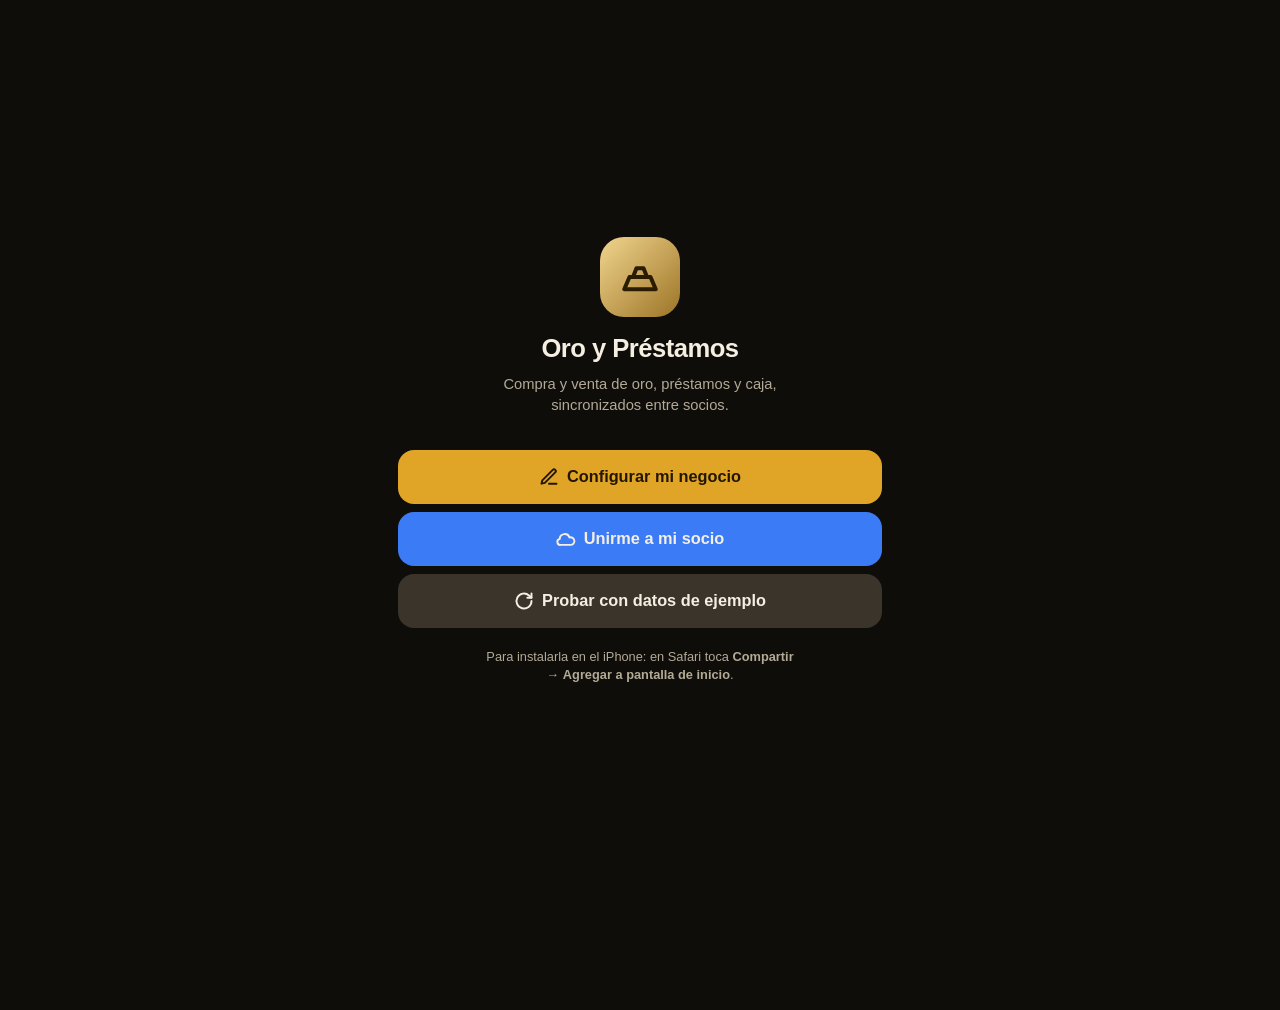
<file: docs/oro/index.html>
<!doctype html>
<html lang="es-CO">
<head>
<meta charset="utf-8">
<meta name="viewport" content="width=device-width,initial-scale=1,viewport-fit=cover">
<meta name="theme-color" content="#0F0D0A">
<meta name="apple-mobile-web-app-capable" content="yes">
<meta name="mobile-web-app-capable" content="yes">
<meta name="apple-mobile-web-app-status-bar-style" content="black-translucent">
<meta name="apple-mobile-web-app-title" content="Oro $">
<link rel="manifest" href="manifest.webmanifest">
<link rel="apple-touch-icon" href="icons/apple-180.png">
<link rel="icon" href="icons/icon-192.png" type="image/png">
<title>Oro y Préstamos</title>
<style>
:root{
  --bg:#0F0D0A;--card:#1B1813;--card2:#26221B;--line:#352F25;--ink:#F5EFE2;--sub:#B3AA96;--gold2:#F1D58E;
  --hero1:#3A2E15;--hero2:#1B1813;--herob:#4A3B1C;--tabbg:rgba(20,18,14,.97);--dim:rgba(0,0,0,.6);
  --okt:#5FD08E;--badt:#FF8A80;--hoyt:#FFA463;
  --compra:#E0A526;--venta:#22A55B;--presta:#3B7BF6;--cobra:#14B8A6;--enviar:#8B5CF6;--recor:#EC4899;--mal:#EF4444;--hoy:#F97316;--ver:#3A342B;--vert:#F5EFE2;
  --fs:16px;
}
.light{--bg:#F6F3EC;--card:#FFFFFF;--card2:#F1ECE1;--line:#E4DDCF;--ink:#1C1912;--sub:#6B6456;--gold2:#8A6410;
  --hero1:#FBEFD0;--hero2:#FFFFFF;--herob:#EBD9A8;--tabbg:rgba(255,255,255,.97);--dim:rgba(0,0,0,.4);
  --okt:#167A3F;--badt:#C62828;--hoyt:#C2410C;--ver:#E4DDCF;--vert:#1C1912}
@media (prefers-color-scheme:light){.auto{--bg:#F6F3EC;--card:#FFFFFF;--card2:#F1ECE1;--line:#E4DDCF;--ink:#1C1912;--sub:#6B6456;--gold2:#8A6410;
  --hero1:#FBEFD0;--hero2:#FFFFFF;--herob:#EBD9A8;--tabbg:rgba(255,255,255,.97);--dim:rgba(0,0,0,.4);
  --okt:#167A3F;--badt:#C62828;--hoyt:#C2410C;--ver:#E4DDCF;--vert:#1C1912}}
.grande{--fs:18.5px}
*{box-sizing:border-box;margin:0;padding:0;-webkit-tap-highlight-color:transparent}
html,body{background:var(--bg);color:var(--ink)}
body{font:var(--fs)/1.4 -apple-system,BlinkMacSystemFont,"SF Pro Text","Segoe UI",Roboto,sans-serif;-webkit-font-smoothing:antialiased;overscroll-behavior-y:none}
button{font:inherit;color:inherit;background:none;border:0;cursor:pointer}
input,select,textarea{font:inherit;font-size:max(16px,1em);color:var(--ink)}
#app{max-width:560px;margin:0 auto;padding:calc(env(safe-area-inset-top) + 10px) 14px calc(env(safe-area-inset-bottom) + 100px);min-height:100vh}
.top{display:flex;justify-content:space-between;align-items:center;margin:4px 0 12px;gap:8px;min-height:44px}
.top h1{font-size:1.45em;letter-spacing:-.02em}
.iconbtn{width:44px;height:44px;border-radius:50%;background:var(--card2);display:grid;place-items:center;flex:none}
.card{background:var(--card);border:1px solid var(--line);border-radius:18px;padding:13px;margin-bottom:10px}
.hero{background:linear-gradient(140deg,var(--hero1),var(--hero2) 70%);border-color:var(--herob)}
.lbl{font-size:.68em;color:var(--sub);text-transform:uppercase;letter-spacing:.06em;font-weight:600}
.big{font-size:1.75em;font-weight:750;letter-spacing:-.02em;color:var(--gold2)}
.mid{font-size:1.08em;font-weight:650}
.row{display:flex;justify-content:space-between;align-items:center;gap:8px}
.sub{color:var(--sub);font-size:.8em}
.ok{color:var(--okt)}.bad{color:var(--badt)}.hoyc{color:var(--hoyt)}
.chip{font-size:.68em;padding:3px 9px;border-radius:99px;white-space:nowrap;font-weight:650}
.c-ok{background:rgba(34,165,91,.18);color:var(--okt)}.c-mal{background:rgba(239,68,68,.18);color:var(--badt)}
.c-hoy{background:rgba(249,115,22,.18);color:var(--hoyt)}.c-gold{background:rgba(224,165,38,.2);color:var(--gold2)}.c-gris{background:var(--card2);color:var(--sub)}
.k2{display:grid;grid-template-columns:1fr 1fr;gap:7px;margin-top:10px}
.k2>div{background:rgba(0,0,0,.18);border-radius:12px;padding:8px 9px}
.light .k2>div{background:rgba(0,0,0,.04)}
.k2 .v{font-size:.92em;font-weight:650;margin-top:1px}
.sec{font-size:.85em;font-weight:700;margin:14px 2px 7px;display:flex;justify-content:space-between;align-items:center}
.pp{display:flex;align-items:center;gap:10px;padding:9px 0;border-top:1px solid var(--line);width:100%;text-align:left}
.pp:first-child{border-top:0}
.ini{width:36px;height:36px;border-radius:50%;background:var(--card2);display:grid;place-items:center;font-size:.78em;font-weight:700;flex:none}
.pp .t{flex:1;min-width:0}.pp .t b{display:block;font-size:.92em;overflow:hidden;text-overflow:ellipsis;white-space:nowrap}
svg.i{width:20px;height:20px;fill:none;stroke:currentColor;stroke-width:2.3;stroke-linecap:round;stroke-linejoin:round;flex:none}
.act{display:flex;align-items:center;justify-content:center;gap:7px;border-radius:14px;font-weight:700;padding:11px 10px;color:#fff;min-height:44px}
.a-compra{background:var(--compra);color:#231600}.a-venta{background:var(--venta)}.a-presta{background:var(--presta)}
.a-cobra{background:var(--cobra);color:#042420}.a-enviar{background:var(--enviar)}.a-recor{background:var(--recor)}
.a-mal{background:var(--mal)}.a-ver{background:var(--ver);color:var(--vert)}
.acts{display:grid;grid-template-columns:1fr 1fr;gap:9px;margin:2px 0 10px}
.acts .act{flex-direction:column;padding:14px 6px;gap:6px;font-size:.92em}
.acts .act svg.i{width:28px;height:28px}
.mini{font-size:.76em;padding:7px 10px;border-radius:11px;min-height:36px}
.bigbtn{display:flex;width:100%;align-items:center;justify-content:center;gap:8px;border-radius:16px;font-weight:750;font-size:1.02em;padding:15px;margin-top:8px;min-height:54px}
.tabs{position:fixed;left:0;right:0;bottom:0;background:var(--tabbg);border-top:1px solid var(--line);display:flex;justify-content:space-around;align-items:flex-start;padding:8px 6px calc(env(safe-area-inset-bottom) + 6px);z-index:20;backdrop-filter:blur(12px);-webkit-backdrop-filter:blur(12px)}
.tabs button{display:flex;flex-direction:column;align-items:center;gap:2px;font-size:.66em;color:var(--sub);width:64px;min-height:44px}
.tabs button.on{color:var(--gold2);font-weight:700}
.tabs .plus{width:56px;height:56px;margin-top:-24px;border-radius:50%;background:var(--ink);color:var(--bg);justify-content:center;box-shadow:0 6px 18px rgba(0,0,0,.45)}
.tabs .plus svg.i{width:28px;height:28px}
.bubble{position:fixed;right:0;bottom:calc(env(safe-area-inset-bottom) + 112px);background:var(--recor);color:#fff;border-radius:14px 0 0 14px;padding:11px 8px 11px 10px;z-index:19;box-shadow:-4px 4px 14px rgba(0,0,0,.35)}
.bubble em{position:absolute;top:-7px;left:-7px;background:#fff;color:#9D174D;font-style:normal;font-size:11px;font-weight:800;min-width:20px;height:20px;border-radius:10px;display:grid;place-items:center;padding:0 4px}
.float{position:fixed;right:10px;left:10px;max-width:420px;margin-left:auto;top:calc(env(safe-area-inset-top) + 70px);max-height:70vh;overflow:auto;background:#2A1322;color:#FCE7F3;border:1px solid #6B2350;border-radius:18px;padding:13px;z-index:41;box-shadow:0 14px 30px rgba(0,0,0,.5)}
.rm{background:rgba(255,255,255,.07);border-radius:11px;padding:9px;margin-top:7px;font-size:.88em;display:flex;gap:10px;align-items:flex-start}
.rm small{display:block;color:#F3A9CF;font-size:.8em;margin-top:2px}
.rm input{width:22px;height:22px;accent-color:var(--recor);flex:none;margin-top:1px}
.dim{position:fixed;inset:0;background:var(--dim);z-index:40}
.sheet{position:fixed;left:0;right:0;bottom:0;max-height:92vh;overflow:auto;background:var(--bg);border-radius:24px 24px 0 0;padding:10px 16px calc(env(safe-area-inset-bottom) + 18px);z-index:42;border-top:1px solid var(--line);max-width:560px;margin:0 auto;-webkit-overflow-scrolling:touch}
.grab{width:42px;height:5px;border-radius:3px;background:var(--line);margin:0 auto 10px}
.sheet h2{font-size:1.25em;margin:2px 0 12px;display:flex;align-items:center;gap:8px}
.field{display:block;background:var(--card2);border:1.5px solid var(--line);border-radius:13px;padding:7px 11px;margin-bottom:8px}
.field:focus-within{border-color:var(--gold2)}
.field span{display:block;font-size:.7em;color:var(--sub);text-transform:uppercase;letter-spacing:.05em;font-weight:600}
.field input,.field select,.field textarea{width:100%;background:none;border:0;outline:none;font-size:max(16px,1.05em);font-weight:600;padding:3px 0;min-height:32px}
.field textarea{min-height:60px;font-weight:500;resize:vertical}
.f2{display:grid;grid-template-columns:1fr 1fr;gap:8px}
.seg{display:flex;flex-wrap:wrap;gap:6px;margin-bottom:9px}
.seg button{flex:1 0 auto;text-align:center;padding:9px 10px;font-size:.84em;border-radius:11px;background:var(--card2);color:var(--sub);min-height:42px;border:1.5px solid var(--line)}
.seg button.on{background:var(--ink);color:var(--bg);font-weight:700;border-color:var(--ink)}
.step{display:flex;align-items:center;gap:8px;font-weight:700;margin-bottom:9px}
.step em{font-style:normal;width:24px;height:24px;border-radius:50%;background:var(--presta);color:#fff;display:grid;place-items:center;font-size:.75em}
.sum{display:grid;grid-template-columns:1fr 1fr;gap:6px;background:rgba(34,165,91,.12);border-radius:13px;padding:10px;margin-top:4px}
.adj{display:flex;gap:6px}.adj button{background:var(--card2);border:1.5px solid var(--line);border-radius:10px;padding:6px 10px;font-weight:700;font-size:.85em;min-height:38px}
.cal{display:grid;grid-template-columns:repeat(7,1fr);gap:4px;margin-top:8px}
.cal span,.cal button{aspect-ratio:1;border-radius:8px;display:grid;place-items:center;font-size:.72em;font-weight:650;background:var(--card2);color:var(--sub)}
.cal .h{background:none;aspect-ratio:auto;font-size:.65em}
.cal .p{background:var(--venta);color:#fff}.cal .t{background:var(--hoy);color:#2A1000}.cal .n{background:var(--mal);color:#fff}
.cal .ab{background:linear-gradient(180deg,var(--venta) 55%,#7F1D1D 55%);color:#fff}
.cal .hy{outline:2px solid var(--ink);color:var(--ink)}
.cal .f{background:var(--card2);color:var(--ink);border:1.5px dashed var(--sub)}
.cal .x{opacity:.35}.cal .e{visibility:hidden}
.leg{display:flex;flex-wrap:wrap;gap:6px 11px;font-size:.66em;color:var(--sub);margin-top:9px}
.leg i{display:inline-block;width:10px;height:10px;border-radius:3px;margin-right:4px;vertical-align:-1px}
.q{display:flex;align-items:center;gap:10px;padding:9px 0;border-top:1px solid var(--line);font-size:.88em}
.q:first-child{border-top:0}
.q .bar{width:7px;height:32px;border-radius:3px;flex:none}
.bars{display:flex;align-items:flex-end;gap:6px;height:100px;margin-top:10px}
.bars>div{flex:1;display:flex;gap:2px;align-items:flex-end;height:100%}
.bars i{flex:1;border-radius:4px 4px 0 0;background:var(--venta);min-height:2px}
.bars i+i{background:var(--compra)}
.xl{display:flex;gap:6px;font-size:.62em;color:var(--sub);margin-top:4px}.xl span{flex:1;text-align:center}
.env{border-radius:14px;padding:11px;margin-bottom:8px}
.lg{display:flex;align-items:center;gap:12px;background:var(--card);border:1px solid var(--line);border-radius:14px;padding:10px;margin-bottom:8px}
.lg .act{width:48px;height:48px;padding:0;flex:none;border-radius:13px}
.lg b{display:block;font-size:.92em}
.empty{text-align:center;padding:22px 12px;color:var(--sub)}
.empty b{display:block;color:var(--ink);font-size:1.05em;margin-bottom:3px}
.list-btn{display:flex;align-items:center;gap:12px;width:100%;text-align:left;padding:13px 2px;border-top:1px solid var(--line)}
.list-btn:first-child{border-top:0}
.list-btn .t{flex:1}.list-btn .t b{display:block}
.toast{position:fixed;left:50%;bottom:calc(env(safe-area-inset-bottom) + 96px);transform:translateX(-50%) translateY(20px);background:var(--ink);color:var(--bg);padding:11px 16px;border-radius:13px;font-size:.88em;font-weight:600;opacity:0;transition:.25s;z-index:60;pointer-events:none;max-width:90vw;text-align:center}
.toast.show{opacity:1;transform:translateX(-50%) translateY(0)}
.banner{display:flex;gap:10px;align-items:center;background:rgba(224,165,38,.14);border:1px solid var(--herob);border-radius:14px;padding:10px 12px;margin-bottom:10px;font-size:.84em}
/* asistente */
.wz{padding-top:6px}
.wz .prog{height:8px;background:var(--line);border-radius:99px;overflow:hidden;margin:6px 0 14px}
.wz .prog i{display:block;height:100%;background:var(--compra);border-radius:99px;transition:width .3s}
.wz h2{font-size:1.35em;letter-spacing:-.02em}
.wq{background:var(--card);border:1px solid var(--line);border-radius:18px;padding:14px;margin-bottom:10px}
.wq>b{display:block}
.hint{color:var(--sub);font-size:.8em;margin-top:3px}
.chips{display:flex;flex-wrap:wrap;gap:8px;margin-top:10px}
.chips button{font-size:.92em;border:1.5px solid var(--line);background:var(--card2);border-radius:12px;padding:9px 13px;min-height:44px;text-align:left}
.chips button.on{background:var(--compra);border-color:var(--compra);color:#1E1400;font-weight:700}
.chips button small{font-size:.72em;font-weight:700;opacity:.75;margin-left:4px}
.tin{width:100%;background:var(--card2);border:1.5px solid var(--line);border-radius:12px;padding:10px 12px;margin-top:10px;min-height:46px;outline:none}
.tin:focus{border-color:var(--gold2)}
.ex{background:rgba(224,165,38,.12);border-radius:12px;padding:9px 11px;font-size:.8em;margin-top:9px}
.wznav{position:fixed;left:0;right:0;bottom:0;background:var(--tabbg);border-top:1px solid var(--line);padding:10px 16px calc(env(safe-area-inset-bottom) + 10px);z-index:20}
.wznav div{max-width:560px;margin:0 auto;display:grid;grid-template-columns:1fr 2fr;gap:10px}
.wznav button{border-radius:14px;min-height:52px;font-weight:750}
/* bloqueo */
.lock{min-height:100vh;display:flex;flex-direction:column;align-items:center;justify-content:center;padding:30px 24px;text-align:center}
.logo{width:80px;height:80px;border-radius:24px;background:linear-gradient(135deg,#F1D58E,#9C7426);display:grid;place-items:center;color:#2A1C00;font-weight:800;font-size:1.6em;margin-bottom:14px}
.dots{display:flex;gap:14px;margin:26px 0 22px}.dots i{width:14px;height:14px;border-radius:50%;border:1.6px solid var(--gold2)}.dots i.f{background:var(--gold2)}
.pad{display:grid;grid-template-columns:repeat(3,76px);gap:14px}
.pad button{height:76px;border-radius:50%;background:var(--card2);font-size:1.6em;font-weight:500}
.shake{animation:sh .35s}@keyframes sh{25%{transform:translateX(-8px)}75%{transform:translateX(8px)}}
@media print{body *{visibility:hidden}#print,#print *{visibility:visible}#print{position:absolute;left:0;top:0;width:100%;color:#000;background:#fff;padding:20px;font:12pt/1.4 -apple-system,sans-serif}#print table{width:100%;border-collapse:collapse}#print td,#print th{border-bottom:1px solid #ccc;padding:5px;text-align:left}}
#print{display:none}@media print{#print{display:block}}
</style>
</head>
<body>
<div id="app"></div>
<div id="layer"></div>
<div id="print"></div>
<div class="toast" id="toast"></div>
<svg width="0" height="0" style="position:absolute" aria-hidden="true">
  <symbol id="compra" viewBox="0 0 24 24"><path d="M12 3v11"/><path d="m7 9 5 5 5-5"/><path d="M4 20h16"/></symbol>
  <symbol id="venta" viewBox="0 0 24 24"><path d="M12 20V9"/><path d="m7 14 5-5 5 5"/><path d="M4 4h16"/></symbol>
  <symbol id="presta" viewBox="0 0 24 24"><circle cx="12" cy="12" r="9"/><path d="M12 8v8M8 12h8"/></symbol>
  <symbol id="cobra" viewBox="0 0 24 24"><circle cx="12" cy="12" r="9"/><path d="m8 12 3 3 5-6"/></symbol>
  <symbol id="enviar" viewBox="0 0 24 24"><path d="M22 2 11 13"/><path d="M22 2 15 22l-4-9-9-4z"/></symbol>
  <symbol id="recor" viewBox="0 0 24 24"><path d="M6 8a6 6 0 0 1 12 0c0 7 3 9 3 9H3s3-2 3-9"/><path d="M10 21h4"/></symbol>
  <symbol id="gasto" viewBox="0 0 24 24"><rect x="2" y="6" width="20" height="13" rx="2"/><path d="M8 12.5h8"/></symbol>
  <symbol id="editar" viewBox="0 0 24 24"><path d="M12 20h9"/><path d="M16.5 3.5a2.1 2.1 0 0 1 3 3L7 19l-4 1 1-4z"/></symbol>
  <symbol id="home" viewBox="0 0 24 24"><path d="m3 11 9-8 9 8v10H3z"/></symbol>
  <symbol id="oro" viewBox="0 0 24 24"><path d="M3 19h18l-3-7H6z"/><path d="M8 12l2-5h4l2 5"/></symbol>
  <symbol id="people" viewBox="0 0 24 24"><circle cx="9" cy="8" r="4"/><path d="M2 21a7 7 0 0 1 14 0"/><path d="M17 4a4 4 0 0 1 0 8M22 21a7 7 0 0 0-4-6.3"/></symbol>
  <symbol id="caja" viewBox="0 0 24 24"><rect x="3" y="7" width="18" height="13" rx="2"/><path d="M8 7V4h8v3"/><path d="M3 12h18"/></symbol>
  <symbol id="chart" viewBox="0 0 24 24"><path d="M4 20V10M10 20V4M16 20v-7M22 20H2"/></symbol>
  <symbol id="plus" viewBox="0 0 24 24"><path d="M12 5v14M5 12h14"/></symbol>
  <symbol id="face" viewBox="0 0 24 24"><path d="M4 8V5a1 1 0 0 1 1-1h3M16 4h3a1 1 0 0 1 1 1v3M20 16v3a1 1 0 0 1-1 1h-3M8 20H5a1 1 0 0 1-1-1v-3"/><path d="M9 9v1M15 9v1M12 9v4h-1"/><path d="M9 16c1.5 1.2 4.5 1.2 6 0"/></symbol>
  <symbol id="chev" viewBox="0 0 24 24"><path d="m15 18-6-6 6-6"/></symbol>
  <symbol id="right" viewBox="0 0 24 24"><path d="m9 18 6-6-6-6"/></symbol>
  <symbol id="gear" viewBox="0 0 24 24"><circle cx="12" cy="12" r="3"/><path d="M19.4 15a1.7 1.7 0 0 0 .3 1.8l.1.1a2 2 0 1 1-2.8 2.8l-.1-.1a1.7 1.7 0 0 0-1.8-.3 1.7 1.7 0 0 0-1 1.5V21a2 2 0 1 1-4 0v-.1a1.7 1.7 0 0 0-1.1-1.5 1.7 1.7 0 0 0-1.8.3l-.1.1a2 2 0 1 1-2.8-2.8l.1-.1a1.7 1.7 0 0 0 .3-1.8 1.7 1.7 0 0 0-1.5-1H3a2 2 0 1 1 0-4h.1a1.7 1.7 0 0 0 1.5-1.1 1.7 1.7 0 0 0-.3-1.8l-.1-.1a2 2 0 1 1 2.8-2.8l.1.1a1.7 1.7 0 0 0 1.8.3H9a1.7 1.7 0 0 0 1-1.5V3a2 2 0 1 1 4 0v.1a1.7 1.7 0 0 0 1 1.5 1.7 1.7 0 0 0 1.8-.3l.1-.1a2 2 0 1 1 2.8 2.8l-.1.1a1.7 1.7 0 0 0-.3 1.8V9a1.7 1.7 0 0 0 1.5 1H21a2 2 0 1 1 0 4h-.1a1.7 1.7 0 0 0-1.5 1z"/></symbol>
  <symbol id="cloud" viewBox="0 0 24 24"><path d="M17.5 19a4.5 4.5 0 1 0-1.3-8.8A6 6 0 0 0 4.5 12 3.5 3.5 0 0 0 6 19z"/></symbol>
  <symbol id="trash" viewBox="0 0 24 24"><path d="M3 6h18M8 6V4h8v2M6 6l1 14h10l1-14"/></symbol>
  <symbol id="refresh" viewBox="0 0 24 24"><path d="M21 12a9 9 0 1 1-3-6.7L21 8"/><path d="M21 3v5h-5"/></symbol>
</svg>
<script>
'use strict';
/* =============== utilidades =============== */
const APP_VERSION='1.2.0';
const $=s=>document.querySelector(s);
const esc=s=>String(s??'').replace(/[&<>"']/g,c=>({'&':'&amp;','<':'&lt;','>':'&gt;','"':'&quot;',"'":'&#39;'}[c]));
const ic=(n,st='')=>`<svg class="i" ${st?`style="${st}"`:''}><use href="#${n}"/></svg>`;
const uid=()=>Date.now().toString(36)+Math.random().toString(36).slice(2,8);
const pad2=n=>String(n).padStart(2,'0');
const ymd=d=>`${d.getFullYear()}-${pad2(d.getMonth()+1)}-${pad2(d.getDate())}`;
const pd=s=>{const [y,m,d]=s.split('-').map(Number);return new Date(y,m-1,d)};
const today=()=>ymd(new Date());
const addDays=(s,n)=>{const d=pd(s);d.setDate(d.getDate()+n);return ymd(d)};
const DOW=['dom','lun','mar','mié','jue','vie','sáb'],MES=['ene','feb','mar','abr','may','jun','jul','ago','sep','oct','nov','dic'],MESL=['Enero','Febrero','Marzo','Abril','Mayo','Junio','Julio','Agosto','Septiembre','Octubre','Noviembre','Diciembre'];
const fdate=s=>{const d=pd(s);return `${DOW[d.getDay()]} ${d.getDate()} ${MES[d.getMonth()]}`};
const thou=n=>String(Math.round(Math.abs(n))).replace(/\B(?=(\d{3})+(?!\d))/g,'.');
const money=n=>(n<0?'− ':'')+'$ '+thou(n);
const moneyS=n=>{const a=Math.abs(n);if(a>=1e6)return (n<0?'− ':'')+'$ '+(a/1e6).toFixed(a>=1e8?0:1).replace('.',',')+' M';return money(n)};
const grams=g=>(Math.round(g*100)/100).toFixed(2).replace('.',',')+' g';
const num=s=>{s=String(s??'').trim().replace(/[^\d.,-]/g,'');if(!s)return 0;if(s.includes(','))s=s.replace(/\./g,'').replace(',','.');return parseFloat(s)||0};
const intv=s=>parseInt(String(s??'').replace(/\D/g,''))||0;
const initials=n=>String(n||'?').trim().split(/\s+/).slice(0,2).map(w=>w[0]).join('').toUpperCase();
const digits=s=>String(s||'').replace(/\D/g,'');
function toast(m){const t=$('#toast');t.textContent=m;t.classList.add('show');clearTimeout(toast.h);toast.h=setTimeout(()=>t.classList.remove('show'),2200)}

/* Festivos de Colombia (Ley Emiliani) */
const holCache={};
function holidays(y){
  if(holCache[y])return holCache[y];
  const a=y%19,b=Math.floor(y/100),c=y%100,d=Math.floor(b/4),e=b%4,f=Math.floor((b+8)/25),g=Math.floor((b-f+1)/3),h=(19*a+b-d-g+15)%30,i=Math.floor(c/4),k=c%4,l=(32+2*e+2*i-h-k)%7,m=Math.floor((a+11*h+22*l)/451);
  const em=Math.floor((h+l-7*m+114)/31),ed=((h+l-7*m+114)%31)+1;const easter=new Date(y,em-1,ed);
  const set=new Set();const add=d=>set.add(ymd(d));
  const fixed=[[0,1],[4,1],[6,20],[7,7],[11,8],[11,25]];fixed.forEach(([mo,da])=>add(new Date(y,mo,da)));
  const mon=d=>{const x=new Date(d);while(x.getDay()!==1)x.setDate(x.getDate()+1);return x};
  [[0,6],[2,19],[5,29],[7,15],[9,12],[10,1],[10,11]].forEach(([mo,da])=>add(mon(new Date(y,mo,da))));
  const ea=n=>{const x=new Date(easter);x.setDate(x.getDate()+n);return x};
  add(ea(-3));add(ea(-2));add(ea(43));add(ea(64));add(ea(71));
  return holCache[y]=set;
}
const isHoliday=s=>holidays(+s.slice(0,4)).has(s);
const isOff=s=>pd(s).getDay()===0||isHoliday(s);

/* =============== estado =============== */
const KEY='oro-prestamos-v1';
let mem=null;
function load(){try{const r=localStorage.getItem(KEY);if(r)return JSON.parse(r)}catch(e){}return mem}
function persist(){try{localStorage.setItem(KEY,JSON.stringify(S))}catch(e){mem=S}}
let S=load()||{v:1,items:{},me:{}};
S.items=S.items||{};S.me=S.me||{};
const cfg=()=>S.items.cfg||null;
const items=k=>Object.values(S.items).filter(x=>x&&x.k===k&&!x.del);
function put(it,silent){it.ts=Date.now();it.by=S.me.yo??0;S.items[it.id]=it;persist();Cloud.push(it);if(!silent)render()}
function del(id,label){const it=S.items[id];if(!it)return;it.del=true;put(it,true);
  const c=cfg();if(c&&c.borrar!=='No hace falta avisar'&&c.socios&&c.socios.length>1){put({id:uid(),k:'rec',texto:`${meName()} borró: ${label}`,para:'socio',de:S.me.yo??0,hecho:false},true)}
  render()}
const meName=()=>{const c=cfg();return (c&&c.socios&&c.socios[S.me.yo??0]&&c.socios[S.me.yo??0].nombre)||'Socio '+((S.me.yo??0)+1)};
const canEdit=()=>{const c=cfg();return !(c&&c.permisos==='Uno registra, el otro solo mira'&&(S.me.yo??0)===1)};

/* =============== precio del oro =============== */
const OZ=31.1034768;
let PX=S.me.px||null;
function gram24(){const c=cfg();if(c&&c.manualPx)return c.manualPx;if(!PX||!PX.usd||!PX.cop)return 0;return PX.usd/OZ*PX.cop}
async function fetchJSON(u){const ctl=new AbortController();const t=setTimeout(()=>ctl.abort(),8000);try{const r=await fetch(u,{signal:ctl.signal,cache:'no-store'});if(!r.ok)throw 0;return await r.json()}finally{clearTimeout(t)}}
async function refreshPx(manual){
  let usd=0,cop=0,src='';
  try{const j=await fetchJSON('https://api.coinbase.com/v2/prices/PAXG-USD/spot');usd=parseFloat(j.data.amount)}catch(e){}
  try{const j=await fetchJSON('https://api.coinbase.com/v2/exchange-rates?currency=USD');cop=parseFloat(j.data.rates.COP);src='Coinbase'}catch(e){}
  if(!cop){try{const j=await fetchJSON('https://open.er-api.com/v6/latest/USD');cop=j.rates.COP;src='ER-API'}catch(e){}}
  if(usd&&cop){const prev=PX;PX={usd,cop,ts:Date.now(),src,prev:prev&&prev.usd?prev.usd/OZ*prev.cop:null,prevTs:prev&&prev.ts};
    const hist=(S.me.pxh||[]).filter(h=>Date.now()-h.ts<8*864e5);hist.push({ts:PX.ts,g:usd/OZ*cop});S.me.pxh=hist.slice(-200);
    S.me.px=PX;persist();if(manual)toast('Precio actualizado');if(!layer||manual)render()}
  else if(manual)toast('Sin internet: se usa el último precio guardado')
}
function pxChange(){const h=S.me.pxh||[];if(h.length<2)return null;const now=h[h.length-1];const old=h.find(x=>now.ts-x.ts<26*36e5)||h[0];if(old===now)return null;return (now.g-old.g)/old.g*100}

/* =============== cálculos: oro =============== */
function oroStats(){
  const c=cfg()||{};let g=c.oro0g||0,cost=(c.oro0g||0)*(c.oro0c||0);
  const mv=[...items('compra'),...items('venta')].sort((a,b)=>a.fecha<b.fecha?-1:a.fecha>b.fecha?1:a.ts-b.ts);
  const gan={},costoV={};
  for(const m of mv){
    if(m.k==='compra'){g+=m.finos;cost+=m.total}
    else{const avg=g>0?cost/g:0;const cv=avg*m.finos;g-=m.finos;cost-=cv;costoV[m.id]=cv;gan[m.id]=m.total-cv-(m.gastos||0)}
  }
  const conteos=items('conteo').sort((a,b)=>b.ts-a.ts);
  return {g,cost,avg:g>0?cost/g:0,gan,costoV,mv,conteo:conteos[0]||null}
}
const finosOf=(g,ley)=>g*ley;

/* =============== cálculos: préstamos =============== */
function loanSched(p){
  const n=p.n,base=Math.round(p.total/n);const cuotas=p.fechas.map((f,i)=>({i,f,v:i===n-1?p.total-base*(n-1):base}));
  let acc=0;cuotas.forEach(c=>{acc+=c.v;c.cum=acc});return cuotas;
}
function allocate(p){
  const cuotas=loanSched(p);cuotas.forEach(c=>{c.pays=[];c.got=0});
  if(p.previas){let left=cuotas[Math.min(p.previas,p.n)-1].cum;for(const c of cuotas){if(left<=0.5)break;const m=Math.min(c.v,left);c.pays.push({fecha:'0000-00-00',m,prev:1});c.got+=m;left-=m}}
  const pagos=items('pago').filter(x=>x.prestamo===p.id).sort((a,b)=>a.fecha<b.fecha?-1:a.fecha>b.fecha?1:a.ts-b.ts);
  for(const x of pagos)if(x.alloc)for(const a of x.alloc){const c=cuotas[a.i];if(c&&a.m>0){c.pays.push({fecha:x.fecha,m:a.m,id:x.id});c.got+=a.m}}
  for(const x of pagos){let left=x.alloc?x.monto-x.alloc.reduce((s,a)=>s+a.m,0):x.monto;
    for(const c of cuotas){if(left<=0.5)break;const rem=c.v-c.got;if(rem<=0.5)continue;const m=Math.min(rem,left);c.pays.push({fecha:x.fecha,m,id:x.id});c.got+=m;left-=m}}
  return {cuotas,pagos};
}
function loanStatus(p,ref){
  ref=ref||today();
  const {cuotas,pagos}=allocate(p);let paid=0;
  cuotas.forEach(c=>{paid+=c.got;const rem=c.v-c.got;c.rem=Math.max(0,rem);
    if(rem<=0.5){let acc=0,pf=null;for(const y of c.pays.slice().sort((a,b)=>a.fecha<b.fecha?-1:a.fecha>b.fecha?1:0)){acc+=y.m;if(acc>=c.v-0.5){pf=y.fecha;break}}c.pf=pf;c.st=pf<=c.f?'p':'t';c.rem=0}
    else if(c.got>0.5){c.st='ab';c.falta=rem}
    else c.st=c.f<ref?'n':c.f===ref?'hoy':'f'});
  const debeHoy=cuotas.filter(c=>c.f<=ref).reduce((s,c)=>s+c.rem,0);
  const atraso=cuotas.filter(c=>c.f<ref).reduce((s,c)=>s+c.rem,0);
  const unpaid=c=>c.st!=='p'&&c.st!=='t';
  const vencidas=cuotas.filter(c=>c.f<=ref&&unpaid(c)).length;
  const lateDays=(()=>{const c=cuotas.find(c=>c.f<ref&&unpaid(c));return c?Math.round((pd(ref)-pd(c.f))/864e5):0})();
  const next=cuotas.find(c=>c.f>ref&&unpaid(c));
  const hoy=cuotas.find(c=>c.f===ref);
  const pagadas=cuotas.filter(c=>!unpaid(c)).length;
  const saldo=Math.max(0,p.total-paid);
  const c=cfg()||{};let mora=0;
  if(c.moraTipo&&c.moraTipo!=='No'&&atraso>0){const v=num(c.moraVal);
    if(c.moraTipo.includes('%'))mora=cuotas.filter(x=>x.f<ref&&unpaid(x)).reduce((s,x)=>s+x.v*v/100,0);
    else mora=v*lateDays}
  return {cuotas,pagos,paid,debeHoy,atraso,vencidas,lateDays,next,hoy,pagadas,saldo,done:saldo<=0.5,mora}
}
/* deja todos los pagos del préstamo amarrados a sus cuotas (para poder corregir una sola) */
function materialize(p){
  const {cuotas,pagos}=allocate(p);
  if(p.previas){cuotas.forEach(c=>{const pv=c.pays.filter(y=>y.prev);if(pv.length){const m=pv.reduce((s,y)=>s+y.m,0);put({id:uid(),k:'pago',prestamo:p.id,fecha:c.f,monto:m,alloc:[{i:c.i,m}],cuaderno:true,pago:p.pago},true)}});p.previas=0;put(p,true)}
  for(const x of pagos){if(x.alloc&&Math.abs(x.alloc.reduce((s,a)=>s+a.m,0)-x.monto)<1)continue;
    const al=[];cuotas.forEach(c=>c.pays.filter(y=>y.id===x.id).forEach(y=>{const e=al.find(a=>a.i===c.i);if(e)e.m+=y.m;else al.push({i:c.i,m:y.m})}));x.alloc=al;put(x,true)}
}
function setCuota(pid,i,mode,fecha,monto,metodo){
  const p=S.items[pid];materialize(p);const c=loanSched(p)[i];
  items('pago').filter(x=>x.prestamo===pid&&x.alloc&&x.alloc.some(a=>a.i===i)).forEach(x=>{const a=x.alloc.find(a=>a.i===i);x.alloc=x.alloc.filter(a=>a.i!==i);x.monto-=a.m;if(x.monto<=0.5&&!x.mora)x.del=true;put(x,true)});
  const m=mode==='ab'?Math.min(monto,c.v):c.v;const f=mode==='p'?c.f:(fecha||today());
  if(mode!=='n'&&m>0)put({id:uid(),k:'pago',prestamo:pid,fecha:f,monto:m,alloc:[{i,m}],pago:metodo||p.pago,manual:true},true);
  render();
}
const loansActive=()=>items('prestamo').map(p=>({p,s:loanStatus(p),cl:S.items[p.cliente]})).filter(x=>!x.s.done&&x.cl&&!x.cl.del);
function interesPart(p,monto){return p.total>0?monto*(p.total-p.monto)/p.total:0}

/* =============== cálculos: caja =============== */
function cajaStats(){
  const c=cfg()||{};const methods=(c.pagos&&c.pagos.length?c.pagos:['Efectivo']);const bal={};methods.forEach(m=>bal[m]=0);
  const addm=(m,v)=>{m=m||methods[0];bal[m]=(bal[m]||0)+v};
  addm(methods.includes('Efectivo')?'Efectivo':methods[0],c.caja0||0);
  items('compra').forEach(x=>addm(x.pago,-x.total));
  items('venta').forEach(x=>addm(x.pago,x.total-(x.gastos||0)));
  items('prestamo').forEach(x=>{if(!x.previas&&!x.cuaderno)addm(x.pago,-x.monto)});
  items('pago').forEach(x=>{if(!x.cuaderno)addm(x.pago,x.monto+(x.mora||0))});
  items('gasto').forEach(x=>addm(x.pago,-x.monto));
  items('cierre').forEach(x=>addm(x.metodo||methods[0],x.diff||0));
  const total=Object.values(bal).reduce((a,b)=>a+b,0);
  return {bal,total,methods}
}
function dayStats(d){
  const os=oroStats();const r={ventas:0,compras:0,cobros:0,cap:0,int:0,mora:0,prest:0,gastos:0,ganOro:0,gV:0,gC:0};
  items('venta').filter(x=>x.fecha===d).forEach(x=>{r.ventas+=x.total-(x.gastos||0);r.ganOro+=os.gan[x.id]||0;r.gV+=x.finos});
  items('compra').filter(x=>x.fecha===d).forEach(x=>{r.compras+=x.total;r.gC+=x.finos});
  items('pago').filter(x=>x.fecha===d&&!x.cuaderno).forEach(x=>{const p=S.items[x.prestamo];const it=p?interesPart(p,x.monto):0;r.cobros+=x.monto+(x.mora||0);r.int+=it;r.cap+=x.monto-it;r.mora+=x.mora||0});
  items('prestamo').filter(x=>x.inicio===d&&!x.previas&&!x.cuaderno).forEach(x=>r.prest+=x.monto);
  items('gasto').filter(x=>x.fecha===d).forEach(x=>r.gastos+=x.monto);
  r.entro=r.ventas+r.cobros;r.salio=r.compras+r.prest+r.gastos;r.gan=r.ganOro+r.int+r.mora-r.gastos;return r;
}

/* =============== WhatsApp =============== */
function waMsg(kind,cl,s,p){
  const c=cfg()||{};const tono=c.tono||'Amable';const nom=(cl.nombre||'').split(' ')[0];const neg=c.nombre||'';
  if(kind==='hoy'){const m=money(s.debeHoy||s.hoy?.v||p.cuota);
    if(tono==='Formal')return `Buen día, ${cl.nombre}. Le recordamos el pago de su cuota por ${m}, con vencimiento hoy. Atentamente, ${neg}.`;
    if(tono==='Directo')return `${nom}, hoy vence su cuota de ${m}. Quedo atento al pago.`;
    return `Buenos días, ${nom} 😊 Le recuerdo su cuota de ${m} de hoy. ¡Muchas gracias!`}
  if(kind==='atraso'){const m=money(s.atraso+s.mora);const n=s.vencidas;
    if(tono==='Formal')return `Buen día, ${cl.nombre}. Su préstamo presenta ${n} cuota(s) vencida(s) por un total de ${m}. Le agradecemos ponerse al día. ${neg}.`;
    if(tono==='Directo')return `${nom}, tiene ${n} cuota(s) atrasada(s): ${m}. Necesito el pago hoy, por favor.`;
    return `Hola, ${nom}. Le escribo porque tiene ${n} cuota(s) pendiente(s) por ${m}. ¿Me confirma cuándo puede ponerse al día? Gracias 🙏`}
  if(kind==='prox'){const m=money(s.next.st==='ab'?s.next.falta:s.next.v);const f=fdate(s.next.f);
    if(tono==='Formal')return `Buen día, ${cl.nombre}. Le recordamos que el ${f} vence su cuota por ${m}. ${neg}.`;
    if(tono==='Directo')return `${nom}, el ${f} vence su cuota de ${m}.`;
    return `Hola, ${nom} 😊 Le recuerdo que el ${f} vence su cuota de ${m}. ¡Gracias!`}
  if(kind==='recibo'){const x=p;return `🧾 *Recibo – ${neg}*\nCliente: ${cl.nombre}\nFecha: ${fdate(x.pago.fecha)}\nRecibido: ${money(x.pago.monto+(x.pago.mora||0))}${x.pago.mora?` (incluye mora ${money(x.pago.mora)})`:''}\nCuotas pagadas: ${x.s.pagadas} de ${x.loan.n}\nSaldo pendiente: ${money(x.s.saldo)}\n¡Gracias por su pago!`}
  return ''
}
function waOpen(cel,txt){const d=digits(cel);const num=d?(d.length===10?'57'+d:d):'';location.href=`https://wa.me/${num}?text=${encodeURIComponent(txt)}`}

/* =============== cuestionario / asistente =============== */
const WZ=[
 {s:'Tu negocio',qs:[
  {id:'nombre',t:'¿Qué nombre debe salir en la app?',type:'text',ph:'Ej: Oro & Capital',req:1},
  {id:'look',t:'¿Qué estilo de colores prefieres?',opts:['Negro y dorado*','Claro y dorado','Que cambie según el iPhone'],hint:'Los colores de los botones (dorado comprar, verde vender…) siempre se quedan iguales.'},
  {id:'letra',t:'¿Tamaño de la letra?',opts:['Normal*','Grande']},
 ]},
 {s:'Los socios',qs:[
  {id:'s1',t:'Nombre del socio 1',type:'text',ph:'Ej: Andrés',req:1},
  {id:'s2',t:'Nombre del socio 2 (déjalo vacío si es uno solo)',type:'text',ph:'Ej: Yeison'},
  {id:'yo',t:'¿Quién va a usar ESTE celular?',opts:['Socio 1','Socio 2'],req:1},
  {id:'permisos',t:'¿Los dos socios pueden hacer todo?',opts:['Sí, los dos todo*','Uno registra, el otro solo mira'],hint:'Si escoges la segunda, el socio 2 solo puede ver.'},
  {id:'borrar',t:'Si alguien borra un movimiento…',opts:['Avisarle al otro socio*','No hace falta avisar']},
  {id:'reparto',t:'¿Repartir la ganancia entre los socios?',opts:['Sí, 50 / 50','Sí, con otro %','No hace falta*'],other:'% del socio 1 (ej. 60)'},
 ]},
 {s:'Oro',qs:[
  {id:'tipoOro',t:'¿Qué oro compran?',multi:1,opts:['Bruto de mina','Fundido / barra','Joyas','Chatarra / partido']},
  {id:'pureza',t:'¿Cómo miden la pureza?',opts:['Ley (ej. 0,90)*','Quilates (ej. 18k)','Las dos']},
  {id:'pctCompra',t:'¿A qué % del precio internacional compran normalmente?',type:'num',ph:'85',hint:'Es el valor inicial. En cada compra se ajusta con un toque según el día o el cliente.'},
  {id:'pctVenta',t:'¿Y a qué % del internacional venden?',type:'num',ph:'95'},
  {id:'costosVenta',t:'Al vender, ¿pagan algo aparte? (fundición, envío)',opts:['Sí, que se descuente de la ganancia','No*']},
  {id:'oro0g',t:'¿Cuántos gramos finos de oro tienen HOY?',type:'num',ph:'Ej: 120,5',hint:'Si no saben, pongan 0 y lo ajustan con "Contar oro".'},
  {id:'oro0c',t:'¿A cuánto les costó cada gramo, en promedio?',type:'money',ph:'Ej: 430.000'},
 ]},
 {s:'Préstamos',qs:[
  {id:'frecs',t:'¿Cada cuánto pagan sus clientes?',multi:1,opts:['Diario','Semanal','Quincenal','Mensual']},
  {id:'interesTipo',t:'¿Cómo cobran el interés?',opts:['Un % fijo sobre lo prestado*','Un % cada mes'],ex:'Fijo: presto $1.000.000 al 20 % → me pagan $1.200.000 en cuotas.'},
  {id:'interesPct',t:'¿Cuánto % usan casi siempre?',type:'num',ph:'20'},
  {id:'moraTipo',t:'Si el cliente se atrasa, ¿cobran mora?',opts:['No*','Sí, un % de la cuota','Sí, un valor fijo por día'],other:'¿Cuánto? (ej. 5 o 2.000)'},
  {id:'domingos',t:'¿Qué días cobran normalmente?',opts:['Todos los días*','Sin domingos','Sin domingos ni festivos'],hint:'Es lo que viene marcado. Se puede cambiar en cada préstamo.'},
  {id:'datosCliente',t:'¿Qué datos le piden a cada cliente?',multi:1,opts:['Celular','Cédula','Dirección','Codeudor','Notas']},
 ]},
 {s:'Plata y uso diario',qs:[
  {id:'pagos',t:'¿Cómo reciben y pagan la plata?',multi:1,opts:['Efectivo','Nequi','Daviplata','Bancolombia','Otro banco']},
  {id:'caja0',t:'¿Cuánta plata tienen HOY en efectivo para el negocio?',type:'money',ph:'Ej: 15.000.000'},
  {id:'inicio',t:'¿Qué quieren ver primero al abrir la app? (escoge 2)',multi:1,max:2,opts:['Precio del oro hoy','Oro que tengo y su ganancia','A quién cobrar hoy','Capital total']},
  {id:'tono',t:'¿Cómo debe sonar el mensaje de cobro por WhatsApp?',opts:['Amable*','Formal','Directo'],ex:'Amable: "Buenos días, María 😊 Le recuerdo su cuota de $50.000 de hoy. ¡Muchas gracias!"'},
 ]},
 {s:'Tu seguridad',qs:[
  {id:'pin',t:'Crea un PIN de 4 números para entrar',type:'pin',ph:'••••',req:1,hint:'Es solo para este celular. Si activas Face ID, a veces te pedirá uno y a veces el otro.'},
 ]},
];
const DEF={look:'Negro y dorado',letra:'Normal',permisos:'Sí, los dos todo',borrar:'Avisarle al otro socio',reparto:'No hace falta',tipoOro:['Bruto de mina'],pureza:'Ley (ej. 0,90)',pctCompra:85,pctVenta:95,costosVenta:'No',oro0g:0,oro0c:0,frecs:['Diario','Semanal','Mensual'],interesTipo:'Un % fijo sobre lo prestado',interesPct:20,moraTipo:'No',domingos:'Todos los días',datosCliente:['Celular','Cédula','Dirección'],pagos:['Efectivo','Nequi'],caja0:0,inicio:['Precio del oro hoy','A quién cobrar hoy'],tono:'Amable'};
let W=null;// estado del asistente
function startWizard(edit){
  const c=cfg();const a={};
  if(edit&&c){Object.assign(a,c.ans||{});}
  W={i:0,a,edit:!!edit};S.me.view='wz';render();
}
function wzAnswered(q){const v=W.a[q.id];return Array.isArray(v)?v.length>0:v!==undefined&&String(v).trim()!==''}
function renderWizard(){
  const st=WZ[W.i];const pct=Math.round(W.i/WZ.length*100);
  let h=`<div class="wz"><div class="top"><div><div class="sub">Paso ${W.i+1} de ${WZ.length}${W.edit?' · Ajustes':''}</div><h2>${esc(st.s)}</h2></div>${W.edit?`<button class="iconbtn" data-a="wzclose" aria-label="Cerrar">✕</button>`:''}</div><div class="prog"><i style="width:${pct}%"></i></div>`;
  if(W.i===0&&!W.edit)h+=`<div class="banner">${ic('editar')}<span>Estas son las preguntas del cuestionario. Con tus respuestas la app queda a tu medida. Lo que no sepas, déjalo como viene.</span></div>`;
  for(const q of st.qs){
    if(q.id==='pin'&&W.edit&&S.me.pin)continue;
    let v=W.a[q.id];
    h+=`<div class="wq"><b>${esc(q.t)}${q.req?' <span class="bad">*</span>':''}</b>${q.hint?`<div class="hint">${esc(q.hint)}</div>`:''}`;
    if(q.opts){h+=`<div class="chips">`;for(const o of q.opts){const rec=o.endsWith('*'),lab=o.replace('*','');
        const on=q.multi?(v||[]).includes(lab):v===lab;h+=`<button data-a="wzopt" data-q="${q.id}" data-v="${esc(lab)}" class="${on?'on':''}">${esc(lab)}${rec?'<small>· sugerido</small>':''}</button>`}
      h+=`</div>`;if(q.other)h+=`<input class="tin" data-wo="${q.id}" inputmode="decimal" placeholder="${esc(q.other)}" value="${esc(W.a[q.id+'Val']||'')}">`}
    else if(q.type==='pin')h+=`<input class="tin" data-w="${q.id}" type="password" inputmode="numeric" maxlength="4" pattern="[0-9]*" placeholder="${q.ph}" value="${esc(v||'')}" style="letter-spacing:.5em;font-size:1.4em;text-align:center">`;
    else h+=`<input class="tin" data-w="${q.id}" ${q.type==='num'?'inputmode="decimal"':q.type==='money'?'inputmode="numeric" data-money="1"':''} placeholder="${esc(q.ph||'')}" value="${esc(q.type==='money'&&v?thou(v):(v??''))}">`;
    if(q.ex)h+=`<div class="ex">${esc(q.ex)}</div>`;
    h+=`</div>`;
  }
  h+=`</div><div class="wznav"><div><button class="a-ver" data-a="wzback">${W.i?'Atrás':(W.edit?'Cancelar':'Inicio')}</button><button class="a-compra" data-a="wznext">${W.i===WZ.length-1?'Terminar':'Siguiente'}</button></div></div>`;
  return h;
}
function wzNext(){
  const st=WZ[W.i];
  for(const q of st.qs){if(q.id==='pin'&&W.edit&&S.me.pin)continue;
    if(q.req&&!wzAnswered(q)){toast('Falta: '+q.t);return}
    if(q.id==='pin'&&!/^\d{4}$/.test(W.a.pin||'')){toast('El PIN debe tener 4 números');return}
    if(q.id==='yo'&&W.a.yo==='Socio 2'&&!String(W.a.s2||'').trim()){toast('Escribe el nombre del socio 2 o escoge Socio 1');return}}
  if(W.i<WZ.length-1){W.i++;render();scrollTo(0,0);return}
  finishWizard();
}
function finishWizard(){
  const a=W.a,g=k=>{const v=a[k];return (Array.isArray(v)?v.length:v!==undefined&&v!=='')?v:DEF[k]};
  const old=cfg()||{};
  const socios=[{nombre:String(a.s1||'Socio 1').trim()}];if(String(a.s2||'').trim())socios.push({nombre:a.s2.trim()});
  const c=Object.assign({},old,{id:'cfg',k:'cfg',ans:a,nombre:String(a.nombre||'Mi negocio').trim(),look:g('look'),letra:g('letra'),socios,
    permisos:g('permisos'),borrar:g('borrar'),reparto:g('reparto'),repartoPct:num(a.repartoVal)||50,tipoOro:g('tipoOro'),pureza:g('pureza'),
    pctCompra:num(g('pctCompra'))||85,pctVenta:num(g('pctVenta'))||95,costosVenta:g('costosVenta'),oro0g:num(g('oro0g')),oro0c:intv(g('oro0c')),
    frecs:g('frecs'),interesTipo:g('interesTipo'),interesPct:num(g('interesPct'))||20,moraTipo:g('moraTipo'),moraVal:a.moraTipoVal||'',
    domingos:g('domingos'),datosCliente:g('datosCliente'),pagos:g('pagos'),caja0:intv(g('caja0')),inicio:g('inicio'),tono:g('tono')});
  S.me.yo=a.yo==='Socio 2'&&socios.length>1?1:0;
  if(a.pin&&/^\d{4}$/.test(a.pin))S.me.pin=a.pin;
  delete c.ans.pin;
  const first=!old.nombre;
  put(c,true);S.me.view='inicio';S.me.unlocked=true;W=null;persist();render();
  if(first){setTimeout(()=>showColors(true),300)}else toast('Ajustes guardados');
}

/* =============== datos de prueba =============== */
function loadDemo(){
  S={v:1,items:{},me:{yo:0,pin:'1234',demo:true,view:'inicio',unlocked:true,px:S.me.px,pxh:S.me.pxh}};
  const t=today();const D=n=>addDays(t,n);
  const c={id:'cfg',k:'cfg',ans:{},nombre:'Oro & Capital',look:'Negro y dorado',letra:'Normal',socios:[{nombre:'Andrés'},{nombre:'Yeison'}],permisos:'Sí, los dos todo',borrar:'Avisarle al otro socio',reparto:'Sí, 50 / 50',repartoPct:50,tipoOro:['Bruto de mina'],pureza:'Ley (ej. 0,90)',pctCompra:85,pctVenta:95,costosVenta:'No',oro0g:280,oro0c:440000,frecs:['Diario','Semanal','Mensual'],interesTipo:'Un % fijo sobre lo prestado',interesPct:20,moraTipo:'No',moraVal:'',domingos:'Todos los días',datosCliente:['Celular','Cédula','Dirección'],pagos:['Efectivo','Nequi'],caja0:60000000,inicio:['Precio del oro hoy','A quién cobrar hoy'],tono:'Amable'};
  c.ans={nombre:c.nombre,s1:'Andrés',s2:'Yeison',yo:'Socio 1',pctCompra:85,pctVenta:95,interesPct:20,oro0g:280,oro0c:440000,caja0:60000000,frecs:c.frecs,pagos:c.pagos,inicio:c.inicio,tono:'Amable',look:c.look,letra:c.letra,datosCliente:c.datosCliente};
  const add=(o)=>{o.id=o.id||uid();o.ts=Date.now()-Math.random()*1e5;o.by=Math.random()<.5?0:1;S.items[o.id]=o;return o};
  add(c);
  const g24=gram24()||514000;
  [[ -9,25,.9,'Carlos M.'],[-6,12,.88,'Don Luis'],[-3,40,.92,'Carlos M.'],[-1,18.5,.9,'Minera El Río'],[0,22.5,.9,'Carlos M.']].forEach(([d,g,l,q])=>{const f=g*l,pr=Math.round(g24*.85/100)*100;add({k:'compra',fecha:D(d),g,ley:l,finos:f,precio:pr,total:Math.round(f*pr),quien:q,pago:'Efectivo'})});
  [[-7,60,'Comprador Medellín','Efectivo'],[-2,40,'Comprador Medellín','Nequi']].forEach(([d,f,q,pg])=>{const pr=Math.round(g24*.95/100)*100;add({k:'venta',fecha:D(d),finos:f,precio:pr,total:Math.round(f*pr),quien:q,pago:pg,gastos:0})});
  const mk=(nombre,cel,monto,pct,frec,n,startOff,payPlan)=>{const cl=add({k:'cliente',nombre,cel,cedula:'',dir:'Quibdó',notas:''});
    const ini=D(startOff);const fechas=makeDates(ini,frec,n,'todos');const total=Math.round(monto*(1+pct/100));
    const p=add({k:'prestamo',cliente:cl.id,monto,pct,tipo:'fijo',frec,n,total,cuota:Math.round(total/n),inicio:ini,fechas,previas:0,pago:'Efectivo'});
    const sch=loanSched(p);payPlan(sch).forEach(([i,fecha,m])=>add({k:'pago',prestamo:p.id,fecha,monto:m,pago:'Efectivo'}));};
  mk('María Rentería','3105550101',2000000,20,'Semanal',10,-29,s=>s.filter(c=>c.f<today()).map(c=>[c.i,c.f,c.v]));
  mk('Carlos Mena','3105550142',1000000,20,'Diario',24,-14,s=>s.filter(c=>c.f<today()).map((c,i)=>i===5?null:i===7?[c.i,c.f,30000]:[c.i,i===3?addDays(c.f,1):c.f,c.v]).filter(Boolean));
  mk('Jhon Palacios','3105550177',2500000,20,'Semanal',12,-40,s=>s.filter(c=>c.f<addDays(today(),-10)).map(c=>[c.i,c.f,c.v]));
  mk('Ana Mosquera','3105550188',750000,20,'Diario',18,-8,s=>s.filter(c=>c.f<today()).map(c=>[c.i,c.f,c.v]));
  mk('Luis Córdoba','3105550199',1500000,20,'Mensual',6,-55,s=>s.filter(c=>c.f<today()).map(c=>[c.i,c.f,c.v]));
  add({k:'gasto',fecha:D(-1),monto:50000,desc:'Transporte',pago:'Efectivo'});
  add({k:'rec',texto:'Llevar 40 g al comprador de Medellín',para:'yo',de:1,hecho:false,cuando:D(1)});
  add({k:'rec',texto:'Pasar donde Jhon a cobrar en persona',para:'yo',de:0,hecho:false,cuando:''});
  persist();render();toast('Modo prueba: datos de ejemplo cargados (PIN 1234)');
}

/* =============== fechas de préstamos =============== */
function makeDates(first,frec,n,mode){
  if(mode===true)mode='todos';if(!mode)mode='sinfest';
  const out=[];const okDay=s=>mode==='todos'||(mode==='sindom'?pd(s).getDay()!==0:!isOff(s));
  const step=s=>frec==='Diario'?addDays(s,1):frec==='Semanal'?addDays(s,7):frec==='Quincenal'?addDays(s,15):(()=>{const x=pd(s);const day=pd(first).getDate();const nx=new Date(x.getFullYear(),x.getMonth()+1,1);const last=new Date(nx.getFullYear(),nx.getMonth()+1,0).getDate();nx.setDate(Math.min(day,last));return ymd(nx)})();
  let base=first;
  while(out.length<n){let f=base;if(frec==='Diario'){while(!okDay(f))f=addDays(f,1);out.push(f);base=addDays(f,1)}
    else{while(!okDay(f))f=addDays(f,1);out.push(f);base=step(base)}}
  return out;
}
function firstDue(frec){const t=today();return frec==='Diario'?addDays(t,1):frec==='Semanal'?addDays(t,7):frec==='Quincenal'?addDays(t,15):(()=>{const d=pd(t);d.setMonth(d.getMonth()+1);return ymd(d)})()}

/* =============== bloqueo =============== */
let pinBuf='';
const b64=buf=>btoa(String.fromCharCode(...new Uint8Array(buf)));
const ub64=s=>Uint8Array.from(atob(s),c=>c.charCodeAt(0));
const faceOK=()=>!!(window.PublicKeyCredential&&location.protocol==='https:');
async function faceRegister(){
  try{const cr=await navigator.credentials.create({publicKey:{challenge:crypto.getRandomValues(new Uint8Array(32)),rp:{name:(cfg()||{}).nombre||'Oro'},
      user:{id:crypto.getRandomValues(new Uint8Array(16)),name:meName(),displayName:meName()},pubKeyCredParams:[{type:'public-key',alg:-7},{type:'public-key',alg:-257}],
      authenticatorSelection:{authenticatorAttachment:'platform',userVerification:'required',residentKey:'preferred'},timeout:60000}});
    S.me.face=b64(cr.rawId);persist();toast('Face ID activado');render()}catch(e){toast('No se pudo activar Face ID en este navegador')}
}
async function faceCheck(){
  try{await navigator.credentials.get({publicKey:{challenge:crypto.getRandomValues(new Uint8Array(32)),allowCredentials:[{type:'public-key',id:ub64(S.me.face)}],userVerification:'required',timeout:60000}});unlock()}catch(e){S.me.lockMode='pin';render()}
}
function unlock(){S.me.unlocked=true;S.me.unlocks=(S.me.unlocks||0)+1;S.me.lockMode=null;pinBuf='';persist();render()}
function renderLock(){
  const c=cfg()||{};const usePin=!S.me.face||!faceOK()||S.me.lockMode==='pin';
  let h=`<div class="lock"><div class="logo">${esc(initials(c.nombre))}</div><div class="mid">${esc(c.nombre||'')}</div><div class="sub">Hola, ${esc(meName())}</div>`;
  if(!usePin){h+=`<button data-a="faceid" style="margin:34px 0 10px;width:92px;height:92px;border:3px solid var(--gold2);border-radius:28px;display:grid;place-items:center;color:var(--gold2)" aria-label="Entrar con Face ID">${ic('face','width:50px;height:50px;stroke-width:1.8')}</button><div class="sub">Toca para entrar con Face ID</div><button data-a="usepin" class="sub" style="margin-top:22px;color:var(--gold2);min-height:44px">Usar PIN</button>`}
  else{h+=`<div class="dots" id="dots">${[0,1,2,3].map(i=>`<i class="${i<pinBuf.length?'f':''}"></i>`).join('')}</div><div class="pad">${[1,2,3,4,5,6,7,8,9].map(n=>`<button data-a="pin" data-v="${n}">${n}</button>`).join('')}<span></span><button data-a="pin" data-v="0">0</button><button data-a="pin" data-v="x" aria-label="Borrar" style="font-size:1.1em">⌫</button></div>`;
    if(S.me.face&&faceOK())h+=`<button data-a="useface" class="sub" style="margin-top:18px;color:var(--gold2);min-height:44px">Usar Face ID</button>`}
  return h+`</div>`;
}
function needsLock(){return S.me.pin&&!S.me.unlocked&&cfg()}
document.addEventListener('visibilitychange',()=>{if(document.hidden){S.me.hiddenAt=Date.now();persist()}else if(S.me.pin&&S.me.hiddenAt&&Date.now()-S.me.hiddenAt>3*60e3){S.me.unlocked=false;chooseLockMode();render()}if(!document.hidden&&(!PX||Date.now()-PX.ts>10*60e3))refreshPx()});
function chooseLockMode(){S.me.lockMode=(S.me.face&&faceOK()&&((S.me.unlocks||0)%5!==4))?'face':'pin'}

/* =============== render principal =============== */
let layer='';
function applyTheme(){const c=cfg()||{};document.documentElement.className=(c.look==='Claro y dorado'?'light':c.look==='Que cambie según el iPhone'?'auto':'dark')+(c.letra==='Grande'?' grande':'');
  const m=document.querySelector('meta[name=theme-color]');if(m)m.content=getComputedStyle(document.documentElement).getPropertyValue('--bg').trim()||'#0F0D0A'}
function render(){
  applyTheme();const app=$('#app');
  if(!cfg()&&S.me.view!=='wz'){app.innerHTML=renderWelcome();$('#layer').innerHTML=layer;return}
  if(!S.me.pin&&S.me.cloud&&S.me.view!=='wz'){app.innerHTML=renderJoin();$('#layer').innerHTML='';return}
  if(S.me.view==='wz'&&W){app.innerHTML=renderWizard();$('#layer').innerHTML='';return}
  if(S.me.view==='wz'&&!W)S.me.view='inicio';
  if(needsLock()){app.innerHTML=renderLock();$('#layer').innerHTML='';return}
  const v=S.me.view||'inicio';
  let h='';
  if(v==='inicio')h=vInicio();else if(v==='oro')h=vOro();else if(v==='prestamos')h=vPrestamos();else if(v==='caja')h=vCaja();else if(v==='mas')h=vMas();
  else if(v==='cliente')h=vCliente();else if(v==='reporte')h=vReporte();else h=vInicio();
  app.innerHTML=h+tabs(v)+bubble();
  $('#layer').innerHTML=layer;
}
function tabs(v){const t=(id,ico,lab)=>`<button class="${v===id||(id==='prestamos'&&v==='cliente')||(id==='oro'&&v==='reporte')?'on':''}" data-a="tab" data-v="${id}">${ic(ico)}${lab}</button>`;
  return `<nav class="tabs">${t('inicio','home','Inicio')}${t('oro','oro','Oro')}<button class="plus" data-a="plus" aria-label="Nueva acción">${ic('plus')}</button>${t('prestamos','people','Préstamos')}${t('caja','caja','Caja')}</nav>`}
function myRecs(){const yo=S.me.yo??0;return items('rec').filter(r=>!r.hecho&&(r.para==='ambos'||(r.para==='yo'&&r.de===yo)||(r.para==='socio'&&r.de!==yo)))}
function bubble(){const n=myRecs().length;return `<button class="bubble" data-a="recs" aria-label="Recordatorios">${ic('recor')}${n?`<em>${n}</em>`:''}</button>`}
function renderJoin(){
  const c=cfg();const so=c.socios||[];
  return `<div class="wz"><div class="top"><div><div class="sub">Conectado a ${esc(c.nombre)}</div><h2>¡Ya tienes los datos de tu socio!</h2></div></div>
  <form id="fjoin"><div class="wq"><b>¿Quién eres tú?</b><div class="chips">${so.map((x,i)=>`<button type="button" data-a="joinyo" data-v="${i}" class="${(S.me.yo??-1)===i?'on':''}">${esc(x.nombre)}</button>`).join('')}</div></div>
  <div class="wq"><b>Crea tu PIN de 4 números</b><div class="hint">Es solo para este celular.</div><input class="tin" name="pin" type="password" inputmode="numeric" maxlength="4" pattern="[0-9]*" placeholder="••••" style="letter-spacing:.5em;font-size:1.4em;text-align:center"></div>
  <button class="bigbtn a-compra" type="submit">Entrar</button></form></div>`}
function renderWelcome(){
  return `<div class="lock"><div class="logo">${ic('oro','width:42px;height:42px')}</div><h1 style="font-size:1.6em;letter-spacing:-.02em">Oro y Préstamos</h1>
  <p class="sub" style="max-width:320px;margin:8px 0 26px;font-size:.92em">Compra y venta de oro, préstamos y caja, sincronizados entre socios.</p>
  <button class="bigbtn a-compra" data-a="wzstart">${ic('editar')}Configurar mi negocio</button>
  <button class="bigbtn a-presta" data-a="join">${ic('cloud')}Unirme a mi socio</button>
  <button class="bigbtn a-ver" data-a="demo">${ic('refresh')}Probar con datos de ejemplo</button>
  ${S.me.cloud?`<div class="banner" style="margin-top:14px">${ic('cloud')}<span>${Cloud.err?esc(Cloud.err):'Conectado. Esperando los datos de tu socio…'}</span></div>`:''}
  <p class="sub" style="margin-top:20px;max-width:320px">Para instalarla en el iPhone: en Safari toca <b>Compartir</b> → <b>Agregar a pantalla de inicio</b>.</p></div>`}

/* ---- Inicio ---- */
function vInicio(){
  const c=cfg();const g=gram24();const os=oroStats();const cs=cajaStats();const la=loansActive();
  const calle=la.reduce((s,x)=>s+x.s.saldo,0);const capital=os.g*g+calle+cs.total;
  const ch=pxChange();
  const blocks={
    'Precio del oro hoy':`<div class="card hero"><div class="row"><span class="lbl">Gramo de oro 24k hoy</span>${ch!==null?`<span class="chip ${ch>=0?'c-ok':'c-mal'}">${ch>=0?'▲':'▼'} ${Math.abs(ch).toFixed(1).replace('.',',')} %</span>`:''}</div>
      <div class="big">${g?money(g):'Sin precio'}</div>
      <div class="sub">${g?`Compras a ${money(g*c.pctCompra/100)} · vendes a ${money(g*c.pctVenta/100)}`:'Conéctate a internet o pon el precio a mano en Más'}</div>
      <div class="row" style="margin-top:6px"><span class="sub">${c.manualPx?'Precio puesto a mano':PX?`Onza US$ ${thou(PX.usd)} · dólar $ ${thou(PX.cop)} · ${ago(PX.ts)}`:''}</span><button data-a="px" class="sub" style="color:var(--gold2);min-height:36px">${ic('refresh','width:16px;height:16px')}</button></div></div>`,
    'Oro que tengo y su ganancia':`<div class="card"><div class="k2" style="margin-top:0">
      <div><span class="lbl">Oro en mano</span><div class="v">${grams(os.g)}</div></div><div><span class="lbl">Vale hoy</span><div class="v">${moneyS(os.g*g)}</div></div>
      <div><span class="lbl">Me costó</span><div class="v">${moneyS(os.cost)}</div></div><div><span class="lbl">Ganancia oro</span><div class="v ${os.g*g-os.cost>=0?'ok':'bad'}">${(os.g*g-os.cost>=0?'+ ':'')+moneyS(os.g*g-os.cost)}</div></div></div></div>`,
    'Capital total':`<div class="card"><div class="row"><span class="lbl">Capital total</span><b class="mid">${moneyS(capital)}</b></div><div class="sub" style="margin-top:3px">Oro ${moneyS(os.g*g)} · Prestado ${moneyS(calle)} · Caja ${moneyS(cs.total)}</div></div>`,
    'A quién cobrar hoy':cobrosBlock(la),
  };
  const order=[...(c.inicio||[]),...Object.keys(blocks).filter(k=>!(c.inicio||[]).includes(k))];
  const actsH=canEdit()?`<div class="acts">
    <button class="act a-compra" data-a="compra">${ic('compra')}Comprar oro</button><button class="act a-venta" data-a="venta">${ic('venta')}Vender oro</button>
    <button class="act a-presta" data-a="prestar">${ic('presta')}Prestar</button><button class="act a-cobra" data-a="cobrarpick">${ic('cobra')}Cobrar</button></div>`:'';
  let h=`<div class="top"><div><div class="sub">Hola, ${esc(meName())}</div><h1>${esc(c.nombre)}</h1></div><div style="display:flex;gap:8px">${Cloud.badge()}<button class="iconbtn" data-a="tab" data-v="mas" aria-label="Más opciones">${ic('gear')}</button></div></div>`;
  if(S.me.demo)h+=`<div class="banner">${ic('refresh')}<span><b>Modo prueba.</b> Datos de ejemplo. Bórralos en Más → Empezar de cero.</span></div>`;
  order.forEach((k,i)=>{h+=blocks[k];if(i===1)h+=actsH});
  return h;
}
function ago(ts){const m=Math.round((Date.now()-ts)/60e3);return m<1?'ahora':m<60?`hace ${m} min`:m<1440?`hace ${Math.round(m/60)} h`:`hace ${Math.round(m/1440)} d`}
function cobrosBlock(la){
  const hoy=la.filter(x=>x.s.debeHoy>0&&x.s.atraso<=0.5);const atr=la.filter(x=>x.s.atraso>0.5).sort((a,b)=>b.s.lateDays-a.s.lateDays);
  const row=(x,kind)=>{const sub=kind==='atraso'?`${x.s.lateDays} día${x.s.lateDays===1?'':'s'} tarde · ${money(x.s.atraso)}`:kind==='prox'?`${fdate(x.s.next.f)} · ${money(x.s.next.st==='ab'?x.s.next.falta:x.s.next.v)}`:`Cuota ${x.s.pagadas+1} de ${x.p.n} · ${money(x.s.debeHoy)}`;
    return `<div class="pp"><button class="ini" data-a="cliente" data-v="${x.p.id}" style="${kind==='atraso'?'color:var(--badt)':''}">${esc(initials(x.cl.nombre))}</button><button class="t" data-a="cliente" data-v="${x.p.id}" style="text-align:left"><b>${esc(x.cl.nombre)}</b><span class="sub">${sub}</span></button><button class="act a-enviar mini" data-a="wa" data-k="${kind}" data-v="${x.p.id}">${ic('enviar','width:16px;height:16px')}${kind==='atraso'?'Cobrar':'Recordar'}</button></div>`};
  let h=`<div class="sec">Cobrar hoy ${hoy.length?`<span class="chip c-hoy">${hoy.length} · ${money(hoy.reduce((s,x)=>s+x.s.debeHoy,0))}</span>`:''}</div>`;
  if(hoy.length)h+=`<div class="card">${hoy.map(x=>row(x,'hoy')).join('')}</div>`;
  else{const nx=la.filter(x=>x.s.next&&x.s.atraso<=0.5).sort((a,b)=>a.s.next.f<b.s.next.f?-1:1)[0];
    h+=`<div class="card"><div class="empty" style="padding:10px"><b>✓ Hoy no hay cobros</b>${nx?'Próximo cobro:':'No hay préstamos activos'}</div>${nx?row(nx,'prox'):''}</div>`}
  if(atr.length)h+=`<div class="sec">Atrasados <span class="chip c-mal">${atr.length} · ${money(atr.reduce((s,x)=>s+x.s.atraso,0))}</span></div><div class="card">${atr.map(x=>row(x,'atraso')).join('')}</div>`;
  return h;
}

/* ---- Oro ---- */
function vOro(){
  const c=cfg();const os=oroStats();const g=gram24();
  const last=os.mv.slice().reverse().slice(0,30);
  const ct=os.conteo;
  let h=`<div class="top"><h1>Oro</h1><div style="display:flex;gap:8px"><button class="act a-ver mini" data-a="tab" data-v="reporte">${ic('chart','width:16px;height:16px')}Reportes</button>${canEdit()?`<button class="act a-ver mini" data-a="contar">${ic('editar','width:16px;height:16px')}Contar oro</button>`:''}</div></div>`;
  h+=`<div class="card"><div class="row"><span class="lbl">Debería tener</span><b>${grams(os.g)}</b></div>`;
  if(ct){const diff=ct.g-ct.esperado;h+=`<div class="row" style="margin-top:5px"><span class="lbl">Contado el ${fdate(ct.fecha)}</span><b>${grams(ct.g)}</b></div><div class="row" style="margin-top:6px"><span class="sub">Diferencia ese día</span><span class="chip ${Math.abs(diff)<0.05?'c-ok':'c-hoy'}">${diff>=0?'+':'−'} ${grams(Math.abs(diff))}${Math.abs(diff)>=0.05?' · revisar':''}</span></div>`}
  else h+=`<div class="sub" style="margin-top:5px">Aún no han contado el oro. Toca "Contar oro" cuando lo pesen.</div>`;
  h+=`</div><div class="card"><div class="row"><span class="lbl">Costo promedio</span><b>${money(os.avg)} /g</b></div><div class="row" style="margin-top:5px"><span class="lbl">Vale hoy</span><b>${g?money(g)+' /g':'—'}</b></div><div class="row" style="margin-top:5px"><span class="lbl">Ganancia si vendo todo</span><b class="${os.g*g*c.pctVenta/100-os.cost>=0?'ok':'bad'}">${g?moneyS(os.g*g*c.pctVenta/100-os.cost):'—'}</b></div></div>`;
  if(canEdit())h+=`<div class="acts"><button class="act a-compra" data-a="compra">${ic('compra')}Comprar oro</button><button class="act a-venta" data-a="venta">${ic('venta')}Vender oro</button></div>`;
  h+=`<div class="sec">Movimientos</div><div class="card">`;
  if(!last.length)h+=`<div class="empty"><b>Sin movimientos</b>Las compras y ventas aparecen aquí.</div>`;
  for(const m of last){const comp=m.k==='compra';const socio=(c.socios[m.by]||{}).nombre||'';
    h+=`<button class="pp" data-a="mov" data-v="${m.id}"><span class="ini" style="background:var(--${comp?'compra':'venta'});color:${comp?'#231600':'#fff'}">${ic(comp?'compra':'venta','width:18px;height:18px')}</span><span class="t"><b>${comp?'Compra':'Venta'} · ${grams(m.finos)}</b><span class="sub">${fdate(m.fecha)} · ${esc(m.quien||'')}${socio?' · '+esc(socio):''}</span></span><span style="text-align:right"><b>${moneyS(m.total)}</b>${!comp?`<div class="${os.gan[m.id]>=0?'ok':'bad'}" style="font-size:.72em">${os.gan[m.id]>=0?'+ ':''}${moneyS(os.gan[m.id]||0)}</div>`:''}</span></button>`}
  return h+`</div>`;
}
function sheetCompraVenta(kind,edit){
  const c=cfg();const g=gram24();const comp=kind==='compra';const pct=comp?c.pctCompra:c.pctVenta;const os=oroStats();
  const e=edit||{};const pur=c.pureza||'';const useK=pur.startsWith('Quilates');const both=pur==='Las dos';
  const price=e.precio||Math.round(g*pct/100/100)*100;
  layer=`<div class="dim" data-a="close"></div><div class="sheet"><div class="grab"></div><h2 style="color:${comp?'var(--compra)':'var(--okt)'}">${ic(comp?'compra':'venta')}${edit?'Editar ':''}${comp?'Comprar oro':'Vender oro'}</h2>
  <form id="fcv" data-kind="${kind}" data-id="${e.id||''}">
  ${comp?`<div class="f2"><label class="field"><span>Gramos (balanza)</span><input name="g" inputmode="decimal" value="${e.g?String(e.g).replace('.',','):''}" placeholder="0,00" autofocus></label>
   <label class="field"><span id="purl">${useK?'Quilates':'Ley'}</span><input name="ley" inputmode="decimal" value="${e.ley?(useK?String(Math.round(e.ley*24*10)/10):String(e.ley)).replace('.',','):''}" placeholder="${useK?'18':'0,90'}" data-k="${useK?1:0}"></label></div>
   ${both?`<div class="seg"><button type="button" data-a="purmode" data-v="ley" class="${useK?'':'on'}">Ley</button><button type="button" data-a="purmode" data-v="k" class="${useK?'on':''}">Quilates</button></div>`:''}
   <div class="sub" style="margin:-2px 2px 9px">= <b id="finos" style="color:var(--ink)">0,00 g finos</b></div>`
  :`<div class="card"><div class="row"><span class="sub">Tienes</span><b>${grams(os.g)} finos</b></div></div><label class="field"><span>Gramos finos que vendes</span><input name="finos" inputmode="decimal" value="${e.finos?String(e.finos).replace('.',','):''}" placeholder="0,00" autofocus></label>`}
  <label class="field" style="border-color:var(--${comp?'compra':'venta'})"><span>Precio por gramo fino ${g?`· <b id="pctl">${g?Math.round(price/g*1000)/10:pct} %</b> del internacional`:''}</span>
   <div class="row"><input name="precio" inputmode="numeric" data-money="1" value="${thou(price)}"><div class="adj"><button type="button" data-a="adj" data-v="-1">−1 %</button><button type="button" data-a="adj" data-v="1">+1 %</button></div></div></label>
  <label class="field"><span>${comp?'Le compro a':'Le vendo a'}</span><input name="quien" value="${esc(e.quien||'')}" placeholder="${comp?'Ej: Carlos, minero':'Ej: Comprador Medellín'}" list="dl-quien"></label>
  <datalist id="dl-quien">${[...new Set([...items('compra'),...items('venta')].map(x=>x.quien).filter(Boolean))].map(q=>`<option value="${esc(q)}">`).join('')}</datalist>
  <div class="f2"><label class="field"><span>${comp?'Pago con':'Me pagan con'}</span><select name="pago">${(c.pagos||['Efectivo']).map(m=>`<option ${e.pago===m?'selected':''}>${esc(m)}</option>`).join('')}</select></label>
   <label class="field"><span>Fecha</span><input name="fecha" type="date" value="${e.fecha||today()}"></label></div>
  ${!comp&&c.costosVenta&&c.costosVenta.startsWith('Sí')?`<label class="field"><span>Gastos de la venta (fundición, envío)</span><input name="gastos" inputmode="numeric" data-money="1" value="${e.gastos?thou(e.gastos):''}" placeholder="0"></label>`:''}
  <div class="card" id="cvsum"></div>
  <button class="bigbtn a-${comp?'compra':'venta'}" type="submit">${ic(comp?'compra':'venta')}Guardar ${comp?'compra':'venta'}</button>
  ${edit?`<button type="button" class="bigbtn a-ver" data-a="delmov" data-v="${e.id}">${ic('trash')}Borrar</button>`:''}
  </form></div>`;
  render();cvCalc();
}
function cvCalc(){
  const f=$('#fcv');if(!f)return;const comp=f.dataset.kind==='compra';const g=gram24();const os=oroStats();
  const precio=intv(f.precio.value);let finos;
  if(comp){const gr=num(f.g.value);let ley=num(f.ley.value);if(f.ley.dataset.k==='1')ley=ley/24;else if(ley>1)ley=ley/100;finos=gr*ley;$('#finos').textContent=grams(finos)+' finos'}
  else finos=num(f.finos.value);
  const total=Math.round(finos*precio);const gastos=f.gastos?intv(f.gastos.value):0;
  if($('#pctl')&&g)$('#pctl').textContent=(Math.round(precio/g*1000)/10).toString().replace('.',',')+' %';
  let h;
  if(comp){const sell=g*(cfg().pctVenta)/100;h=`<div class="row"><span class="sub">Total a pagar</span><b class="mid">${money(total)}</b></div>${g?`<div class="row"><span class="sub">Si lo vendes hoy ganas</span><b class="ok">${money(finos*sell-total)}</b></div>`:''}`}
  else{let cost=os.avg*finos;const editId=f.dataset.id;if(editId&&os.costoV[editId]!==undefined)cost=os.costoV[editId]/((S.items[editId]||{}).finos||1)*finos;
    h=`<div class="row"><span class="sub">Recibo</span><b class="mid">${money(total)}</b></div><div class="row"><span class="sub">Me había costado</span><b>${money(cost)}</b></div>${gastos?`<div class="row"><span class="sub">Gastos</span><b>${money(gastos)}</b></div>`:''}<div class="row"><span class="sub">Gano en esta venta</span><b class="${total-cost-gastos>=0?'ok':'bad'}">${money(total-cost-gastos)}</b></div>${finos>os.g+0.001&&!editId?`<div class="sub bad" style="margin-top:4px">Ojo: vendes más oro del que la app dice que tienen.</div>`:''}`}
  $('#cvsum').innerHTML=h;
}
function saveCV(f){
  const comp=f.dataset.kind==='compra';const id=f.dataset.id||uid();const precio=intv(f.precio.value);
  const base={id,k:comp?'compra':'venta',fecha:f.fecha.value||today(),precio,quien:f.quien.value.trim(),pago:f.pago.value};
  if(comp){const g=num(f.g.value);let ley=num(f.ley.value);if(f.ley.dataset.k==='1')ley=ley/24;else if(ley>1)ley=ley/100;
    if(!g||!ley||!precio){toast('Faltan gramos, ley o precio');return}if(ley>1){toast('La ley debe ser menor a 1');return}
    Object.assign(base,{g,ley,finos:g*ley,total:Math.round(g*ley*precio)})}
  else{const finos=num(f.finos.value);if(!finos||!precio){toast('Faltan gramos o precio');return}
    Object.assign(base,{finos,total:Math.round(finos*precio),gastos:f.gastos?intv(f.gastos.value):0})}
  layer='';put(base);toast(comp?'Compra guardada':'Venta guardada');
}

/* ---- Préstamos ---- */
function vPrestamos(){
  const la=loansActive();const f=S.me.pf||'todos';
  const all=items('prestamo').map(p=>({p,s:loanStatus(p),cl:S.items[p.cliente]})).filter(x=>x.cl&&!x.cl.del);
  const prest=la.reduce((s,x)=>s+x.p.monto*(x.s.saldo/x.p.total),0);const porCobrar=la.reduce((s,x)=>s+x.s.saldo,0);
  const m0=today().slice(0,7);const intMes=items('pago').filter(x=>x.fecha.startsWith(m0)&&!x.cuaderno).reduce((s,x)=>{const p=S.items[x.prestamo];return s+(p?interesPart(p,x.monto):0)+(x.mora||0)},0);
  let list=f==='hoy'?la.filter(x=>x.s.debeHoy>0&&x.s.atraso<=.5):f==='atr'?la.filter(x=>x.s.atraso>.5):f==='pag'?all.filter(x=>x.s.done):la;
  const q=(S.me.pq||'').toLowerCase();if(q)list=list.filter(x=>x.cl.nombre.toLowerCase().includes(q));
  list.sort((a,b)=>(b.s.atraso>0)-(a.s.atraso>0)||(b.s.debeHoy>0)-(a.s.debeHoy>0)||a.cl.nombre.localeCompare(b.cl.nombre));
  let h=`<div class="top"><h1>Préstamos</h1>${canEdit()?`<button class="act a-presta mini" data-a="prestar">${ic('presta','width:16px;height:16px')}Prestar</button>`:''}</div>
  <div class="card"><div class="k2" style="margin-top:0"><div><span class="lbl">Prestado (capital)</span><div class="v">${moneyS(prest)}</div></div><div><span class="lbl">Por cobrar</span><div class="v">${moneyS(porCobrar)}</div></div>
  <div><span class="lbl">Intereses este mes</span><div class="v ok">+ ${moneyS(intMes)}</div></div><div><span class="lbl">Clientes</span><div class="v">${la.length} activos</div></div></div></div>
  <div class="seg">${[['todos','Todos'],['hoy','Hoy'],['atr','Atrasados'],['pag','Pagados']].map(([k,l])=>`<button data-a="pf" data-v="${k}" class="${f===k?'on':''}">${l}</button>`).join('')}</div>
  ${all.length>8?`<input class="tin" style="margin:0 0 9px" placeholder="Buscar cliente" value="${esc(S.me.pq||'')}" data-a2="pq">`:''}
  <div class="card">`;
  if(!list.length)h+=`<div class="empty"><b>${all.length?'Nadie en esta lista':'Aún no hay préstamos'}</b>${all.length?'':'Toca el botón azul "Prestar" para crear el primero.'}</div>`;
  for(const x of list){const ch=x.s.done?'<span class="chip c-gris">Pagado</span>':x.s.atraso>.5?`<span class="chip c-mal">${x.s.lateDays} d tarde</span>`:x.s.debeHoy>0?'<span class="chip c-hoy">Hoy</span>':'<span class="chip c-ok">Al día</span>';
    h+=`<button class="pp" data-a="cliente" data-v="${x.p.id}"><span class="ini">${esc(initials(x.cl.nombre))}</span><span class="t"><b>${esc(x.cl.nombre)}</b><span class="sub">Debe ${money(x.s.saldo)} · ${x.p.frec.toLowerCase()}</span></span>${ch}</button>`}
  return h+`</div>`;
}
const DIAS=[['todos','Todos los días'],['sindom','Sin domingos'],['sinfest','Sin domingos ni festivos']];
const diasDef=()=>{const d=(cfg()||{}).domingos||'';return d.startsWith('Todos')||d==='Sí'?'todos':d==='Sin domingos'?'sindom':'sinfest'};
function sheetPrestar(){
  const c=cfg();const fr=(c.frecs&&c.frecs.length?c.frecs:['Diario','Semanal','Quincenal','Mensual']);const dc=c.datosCliente||[];
  const clientes=items('cliente');const dd=diasDef();
  layer=`<div class="dim" data-a="close"></div><div class="sheet"><div class="grab"></div><h2 style="color:var(--presta)">${ic('presta')}Nuevo préstamo</h2><form id="fp">
  <div class="card"><div class="step"><em>1</em>¿A quién le prestas?</div>
   <label class="field"><span>Nombre</span><input name="nombre" list="dl-cl" placeholder="Nombre y apellido" autocomplete="off"></label>
   <datalist id="dl-cl">${clientes.map(x=>`<option value="${esc(x.nombre)}">`).join('')}</datalist>
   <div class="f2">${dc.includes('Celular')?`<label class="field"><span>Celular (WhatsApp)</span><input name="cel" inputmode="tel" placeholder="310 000 0000"></label>`:''}${dc.includes('Cédula')?`<label class="field"><span>Cédula</span><input name="cedula" inputmode="numeric"></label>`:''}</div>
   ${dc.includes('Dirección')?`<label class="field"><span>Dirección</span><input name="dir"></label>`:''}${dc.includes('Codeudor')?`<label class="field"><span>Codeudor</span><input name="codeudor" placeholder="Nombre y celular"></label>`:''}${dc.includes('Notas')?`<label class="field"><span>Notas</span><input name="notas"></label>`:''}</div>
  <div class="card"><div class="step"><em>2</em>¿Cuánto y cómo paga?</div>
   <div class="f2"><label class="field"><span>Le presto</span><input name="monto" inputmode="numeric" data-money="1" placeholder="1.000.000"></label><label class="field"><span>Interés % ${c.interesTipo==='Un % cada mes'?'mensual':'total'}</span><input name="pct" inputmode="decimal" value="${String(c.interesPct).replace('.',',')}"></label></div>
   <div class="seg">${fr.map((x,i)=>`<button type="button" data-a="frec" data-v="${x}" class="${i===0?'on':''}">${x}</button>`).join('')}</div><input type="hidden" name="frec" value="${fr[0]}">
   <div class="sub" style="margin:0 2px 6px;font-weight:700">¿Qué días se le cobra?</div>
   <div class="seg">${DIAS.map(([k,l])=>`<button type="button" data-a="dias" data-v="${k}" class="${k===dd?'on':''}">${l}</button>`).join('')}</div><input type="hidden" name="dias" value="${dd}">
   <div class="f2"><label class="field"><span>Número de cuotas</span><input name="n" inputmode="numeric" value="${fr[0]==='Diario'?24:fr[0]==='Semanal'?10:fr[0]==='Quincenal'?6:4}"></label><label class="field"><span>Primera cuota</span><input name="first" type="date" value="${firstDue(fr[0])}"></label></div>
   <div class="f2"><label class="field"><span>Entrego con</span><select name="pago">${(c.pagos||['Efectivo']).map(m=>`<option>${esc(m)}</option>`).join('')}</select></label><label class="field"><span>Fecha del préstamo</span><input name="inicio" type="date" value="${today()}"></label></div>
   <div class="sum" id="psum"></div></div>
  <div class="card"><div class="step"><em>3</em>Fechas (se llenan solas)</div><div class="sub" id="pfechas"></div>
   <label class="row" style="margin-top:10px;justify-content:flex-start;gap:10px;font-size:.9em"><input type="checkbox" name="cuaderno" style="width:22px;height:22px;accent-color:var(--presta)"> Ya venía del cuaderno (le presté antes)</label>
   <div id="cuad" style="display:none;margin-top:8px"></div></div>
  <button class="bigbtn a-presta" type="submit">${ic('presta')}Crear préstamo</button></form></div>`;
  render();pCalc();
}
function pCalc(){
  const f=$('#fp');if(!f)return;const c=cfg();const monto=intv(f.monto.value),pct=num(f.pct.value),n=Math.max(1,intv(f.n.value)),frec=f.frec.value,dias=f.dias.value;
  const fechas=f.first.value?makeDates(f.first.value,frec,n,dias):[];
  let total=monto*(1+pct/100);if(c.interesTipo==='Un % cada mes'&&fechas.length){const months=Math.max(1,Math.round((pd(fechas[fechas.length-1])-pd(f.inicio.value||today()))/864e5/30));total=monto*(1+pct/100*months)}
  total=Math.round(total);
  $('#psum').innerHTML=`<div><span class="sub">Me debe en total</span><div class="mid">${money(total)}</div></div><div><span class="sub">Cada cuota</span><div class="mid ok">${money(Math.round(total/n))}</div></div><div style="grid-column:1/3"><span class="sub">Ganancia: ${money(total-monto)}</span></div>`;
  $('#pfechas').innerHTML=fechas.length?`${DIAS.find(d=>d[0]===dias)[1]} · desde <b>${fdate(fechas[0])}</b> hasta <b>${fdate(fechas[fechas.length-1])}</b>`:'';
  f._calc={monto,pct,n,frec,fechas,total,dias};f._cm=f._cm||{};
  cuadRender(f);
}
/* cuaderno: tocar cada día para ponerle su color (sin candado) */
const CM={p:['var(--venta)','#fff','pagó'],t:['var(--hoy)','#2A1000','pagó tarde'],n:['var(--mal)','#fff','no pagó']};
function cuadRender(f){
  const box=$('#cuad');if(!f.cuaderno.checked){box.style.display='none';return}box.style.display='block';
  const x=f._calc;const t=today();const past=x.fechas.map((d,i)=>({d,i})).filter(o=>o.d<t);
  if(!past.length){box.innerHTML=`<div class="sub">Pon la <b>fecha del préstamo</b> y la <b>primera cuota</b> en los días en que de verdad fueron (en el pasado). Así salen aquí los días para marcar.</div>`;return}
  const cnt={p:0,t:0,n:0};past.forEach(o=>cnt[f._cm[o.i]||'p']++);
  box.innerHTML=`<div class="sub" style="margin-bottom:6px"><b style="color:var(--ink)">Toca cada día para ponerle su color.</b> Cada toque cambia: verde pagó → naranja pagó tarde → rojo no pagó.</div>
  <div class="cal" style="grid-template-columns:repeat(6,1fr)">${past.map(o=>{const st=f._cm[o.i]||'p';const d=pd(o.d);return `<button type="button" data-a="cuad" data-i="${o.i}" style="background:${CM[st][0]};color:${CM[st][1]};flex-direction:column;line-height:1.1;font-size:.7em">${d.getDate()}<small style="font-size:.75em;opacity:.85">${MES[d.getMonth()]}</small></button>`}).join('')}</div>
  <div class="row" style="margin-top:8px"><span class="sub">${cnt.p} pagó · ${cnt.t} tarde · ${cnt.n} no pagó</span><span style="display:flex;gap:6px"><button type="button" class="act a-ver mini" data-a="cuadall" data-v="p">Todos pagaron</button><button type="button" class="act a-ver mini" data-a="cuadall" data-v="n">Ninguno</button></span></div>
  <div class="sub" style="margin-top:6px">Desde hoy sigue normal. Estos pagos no se suman a la caja de hoy.</div>`;
}
function savePrestamo(f){
  const x=f._calc;const nombre=f.nombre.value.trim();if(!nombre){toast('Falta el nombre');return}if(!x.monto){toast('Falta cuánto le prestas');return}
  let cl=items('cliente').find(c=>c.nombre.toLowerCase()===nombre.toLowerCase());
  const g=k=>f[k]?f[k].value.trim():'';
  if(!cl){cl={id:uid(),k:'cliente',nombre,cel:g('cel'),cedula:g('cedula'),dir:g('dir'),codeudor:g('codeudor'),notas:g('notas')};put(cl,true)}
  else{let ch=false;['cel','cedula','dir','codeudor','notas'].forEach(k=>{if(g(k)){cl[k]=g(k);ch=true}});if(ch)put(cl,true)}
  const cuaderno=f.cuaderno.checked;
  const p={id:uid(),k:'prestamo',cliente:cl.id,monto:x.monto,pct:x.pct,tipo:cfg().interesTipo,frec:x.frec,dias:x.dias,n:x.n,total:x.total,cuota:Math.round(x.total/x.n),inicio:f.inicio.value||today(),fechas:x.fechas,previas:0,cuaderno,pago:f.pago.value};
  put(p,true);
  if(cuaderno){const sch=loanSched(p);const t=today();sch.filter(c=>c.f<t).forEach(c=>{const st=f._cm[c.i]||'p';if(st==='n')return;
    let fe=st==='p'?c.f:addDays(c.f,1);if(fe>=t)fe=addDays(t,-1);put({id:uid(),k:'pago',prestamo:p.id,fecha:fe,monto:c.v,alloc:[{i:c.i,m:c.v}],cuaderno:true,pago:p.pago},true)})}
  layer='';S.me.view='cliente';S.me.loan=p.id;S.me.calm=null;render();toast('Préstamo creado');
}
/* ficha del cliente */
function vCliente(){
  const p=S.items[S.me.loan];if(!p||p.del){S.me.view='prestamos';return vPrestamos()}
  const cl=S.items[p.cliente]||{nombre:'?'};const s=loanStatus(p);
  const others=items('prestamo').filter(x=>x.cliente===p.cliente&&x.id!==p.id);
  let h=`<div class="top"><button class="row" data-a="tab" data-v="prestamos" style="gap:4px;justify-content:flex-start;min-height:44px">${ic('chev')}<h1 style="font-size:1.3em">${esc(cl.nombre)}</h1></button>${s.done?'<span class="chip c-gris">Pagado</span>':s.atraso>.5?`<span class="chip c-mal">Debe ${s.vencidas}</span>`:s.debeHoy>0?'<span class="chip c-hoy">Paga hoy</span>':'<span class="chip c-ok">Al día</span>'}</div>
  <div class="card hero"><span class="lbl">Le falta pagar</span><div class="big">${money(s.saldo)}</div><div class="sub">Pagó ${s.pagadas} de ${p.n} cuotas de ${money(p.cuota)} · ${p.frec.toLowerCase()}</div>
   ${s.atraso>.5?`<div class="sub bad" style="margin-top:4px">Atrasado: ${money(s.atraso)}${s.mora?` + mora sugerida ${money(s.mora)}`:''}</div>`:''}
   <div class="k2"><div><span class="lbl">Le presté</span><div class="v">${money(p.monto)}</div></div><div><span class="lbl">Me paga en total</span><div class="v">${money(p.total)}</div></div></div></div>
  <div class="acts" style="grid-template-columns:1fr 1fr 1fr">${canEdit()&&!s.done?`<button class="act a-cobra" data-a="cobrar" data-v="${p.id}">${ic('cobra')}Cobrar</button>`:''}
   <button class="act a-enviar" data-a="wa" data-k="${s.atraso>.5?'atraso':s.debeHoy>0?'hoy':'prox'}" data-v="${p.id}">${ic('enviar')}Recordar</button>
   <button class="act a-enviar" data-a="recibo" data-v="${p.id}">${ic('enviar')}Recibo</button></div>`;
  h+=calendar(s,p);
  h+=`<div class="sec">Pagos</div><div class="card">`;
  if(p.previas)h+=`<div class="pp"><span class="ini">${ic('editar','width:16px;height:16px')}</span><span class="t"><b>${p.previas} cuotas del cuaderno</b><span class="sub">Antes de usar la app</span></span></div>`;
  if(!s.pagos.length&&!p.previas)h+=`<div class="empty" style="padding:12px">Aún no hay pagos</div>`;
  s.pagos.slice().reverse().forEach(x=>{h+=`<div class="pp"><span class="ini" style="background:var(--cobra);color:#042420">${ic('cobra','width:16px;height:16px')}</span><span class="t"><b>${money(x.monto+(x.mora||0))}</b><span class="sub">${fdate(x.fecha)} · ${x.cuaderno?'del cuaderno':esc(x.pago||'')}${x.manual?' · corregido':''}${x.mora?' · mora '+money(x.mora):''}${x.alloc&&x.alloc.length?' · cuota '+x.alloc.map(a=>a.i+1).join(', '):''}</span></span>${canEdit()?`<button class="act a-ver mini" data-a="delpago" data-v="${x.id}" aria-label="Borrar pago">${ic('trash','width:16px;height:16px')}</button>`:''}</div>`});
  h+=`</div><div class="sec">Datos del cliente</div><div class="card">
   ${[['Celular',cl.cel],['Cédula',cl.cedula],['Dirección',cl.dir],['Codeudor',cl.codeudor],['Notas',cl.notas]].filter(x=>x[1]).map(([k,v])=>`<div class="row" style="padding:5px 0"><span class="sub">${k}</span><b style="font-size:.9em;text-align:right">${esc(v)}</b></div>`).join('')||'<div class="sub">Sin datos</div>'}
   <div class="sub" style="margin-top:6px">Préstamo del ${fdate(p.inicio)}${others.length?` · ${others.length} préstamo(s) más`:''}</div>
   ${canEdit()?`<div class="f2" style="margin-top:10px"><button class="act a-ver mini" data-a="editcl" data-v="${cl.id}">${ic('editar','width:16px;height:16px')}Editar datos</button><button class="act a-ver mini" data-a="delloan" data-v="${p.id}">${ic('trash','width:16px;height:16px')}Borrar préstamo</button></div>`:''}</div>`;
  if(others.length)h+=`<div class="card">${others.map(o=>{const so=loanStatus(o);return `<button class="pp" data-a="cliente" data-v="${o.id}"><span class="t"><b>Préstamo del ${fdate(o.inicio)}</b><span class="sub">${so.done?'Pagado':'Debe '+money(so.saldo)}</span></span>${ic('right')}</button>`}).join('')}</div>`;
  return h;
}
function calendar(s,p){
  const months=[...new Set(s.cuotas.map(c=>c.f.slice(0,7)))];
  let cur=S.me.calm&&months.includes(S.me.calm)?S.me.calm:(months.find(m=>m===today().slice(0,7))||months.find(m=>m>today().slice(0,7))||months[months.length-1]);
  const mi=months.indexOf(cur);const [y,m]=cur.split('-').map(Number);const first=new Date(y,m-1,1);const days=new Date(y,m,0).getDate();
  const byDate={};s.cuotas.forEach(c=>byDate[c.f]=c);const off=(first.getDay()+6)%7;const t=today();
  let h=`<div class="card"><div class="row"><button data-a="calm" data-v="${months[mi-1]||''}" ${mi>0?'':'disabled style="opacity:.3"'} class="iconbtn" aria-label="Mes anterior">${ic('chev')}</button><b>${MESL[m-1]} ${y}</b><button data-a="calm" data-v="${months[mi+1]||''}" ${mi<months.length-1?'':'disabled style="opacity:.3"'} class="iconbtn" aria-label="Mes siguiente">${ic('right')}</button></div><div class="cal">${['L','M','M','J','V','S','D'].map(d=>`<span class="h">${d}</span>`).join('')}`;
  for(let i=0;i<off;i++)h+=`<span class="e"></span>`;
  for(let d=1;d<=days;d++){const ds=`${y}-${pad2(m)}-${pad2(d)}`;const c=byDate[ds];
    let cls=c?({p:'p',t:'t',n:'n',ab:'ab',hoy:'hy',f:'f'})[c.st]:(isOff(ds)?'x':'');if(ds===t&&c&&c.st!=='hoy')cls+=' hy';else if(ds===t&&!c)cls+=' hy';
    h+=c?`<button class="${cls}" data-a="cuota" data-v="${p.id}" data-i="${c.i}" aria-label="Cuota ${c.i+1}">${d}</button>`:`<span class="${cls}">${d}</span>`}
  h+=`</div><div class="leg"><span><i style="background:var(--venta)"></i>Pagó</span><span><i style="background:var(--hoy)"></i>Pagó tarde</span><span><i style="background:var(--mal)"></i>No pagó</span><span><i style="background:linear-gradient(180deg,var(--venta) 55%,#7F1D1D 55%)"></i>Abono</span><span><i style="border:1.5px dashed var(--sub)"></i>Falta</span></div></div>`;
  return h;
}
/* candado: PIN o Face ID para corregir préstamos ya creados (dura 5 minutos) */
let LOCKU=0,LOCKCB=null;
function withLock(cb){if(!S.me.pin||LOCKU>Date.now())return cb();LOCKCB=cb;sheetAuth()}
function sheetAuth(){
  layer=`<div class="dim" data-a="close"></div><div class="sheet"><div class="grab"></div><h2 style="justify-content:center">🔒 Confirma que eres tú</h2>
  <p class="sub" style="text-align:center;margin:-4px 0 12px">Para cambiar un préstamo ya creado se pide tu PIN o Face ID. Queda abierto 5 minutos.</p>
  <form id="fauth"><input class="tin" name="pin" type="password" inputmode="numeric" maxlength="4" pattern="[0-9]*" placeholder="PIN ••••" autofocus style="letter-spacing:.5em;font-size:1.4em;text-align:center;margin-top:0">
  <button class="bigbtn a-ver" type="submit">Desbloquear</button></form>
  ${S.me.face&&faceOK()?`<button class="bigbtn a-presta" data-a="authface">${ic('face')}Usar Face ID</button>`:''}
  <button class="bigbtn" data-a="close" style="color:var(--sub)">Cancelar</button></div>`;render();
}
function authOK(){LOCKU=Date.now()+5*60e3;const cb=LOCKCB;LOCKCB=null;layer='';if(cb)cb();else render()}
async function faceVerify(){try{await navigator.credentials.get({publicKey:{challenge:crypto.getRandomValues(new Uint8Array(32)),allowCredentials:[{type:'public-key',id:ub64(S.me.face)}],userVerification:'required',timeout:60000}});return true}catch(e){return false}}
function sheetCuota(pid,i){
  const p=S.items[pid];const s=loanStatus(p);const c=s.cuotas[i];
  const txt={p:'Pagada a tiempo',t:`Pagada tarde (${c.pf?fdate(c.pf):''})`,n:'No pagó',ab:`Abono: falta ${money(c.falta||0)}`,hoy:'Vence hoy',f:'Falta (próxima)'}[c.st];
  const pays=c.pays.filter(y=>!y.prev).map(y=>`${money(y.m)} el ${fdate(y.fecha)}${S.items[y.id]&&S.items[y.id].cuaderno?' (cuaderno)':''}`);if(c.pays.some(y=>y.prev))pays.unshift('Pagada en el cuaderno');
  const ed=canEdit();const mode=c.st==='p'||c.st==='t'?c.st:c.st==='ab'?'ab':'n';
  layer=`<div class="dim" data-a="close"></div><div class="sheet"><div class="grab"></div><div class="card"><div class="row" style="justify-content:flex-start;gap:12px"><span class="ini" style="width:52px;height:52px;border-radius:14px;font-size:1.2em;background:var(--card2)">${c.i+1}</span><div><div class="mid">Cuota ${c.i+1} · ${fdate(c.f)}</div><div class="sub">${money(c.v)} · ${txt}</div>${pays.length?`<div class="sub">${pays.map(esc).join(' · ')}</div>`:''}</div></div></div>
  ${ed&&c.st!=='p'&&c.st!=='t'?`<button class="bigbtn a-cobra" data-a="cobrar1" data-v="${pid}" data-i="${i}">${ic('cobra')}Cobrar esta cuota</button>`:''}
  ${ed?`<div class="card" style="margin-top:10px"><div class="row"><b>🔒 Corregir esta cuota</b><span class="sub">pide PIN o Face ID</span></div>
   <form id="ffix" data-p="${pid}" data-i="${i}" style="margin-top:9px"><div class="seg">${[['p','Pagó ese día'],['t','Pagó otro día'],['ab','Abonó'],['n','No pagó']].map(([k,l])=>`<button type="button" data-a="fixmode" data-v="${k}" class="${k===mode?'on':''}">${l}</button>`).join('')}</div><input type="hidden" name="mode" value="${mode}">
   <div id="fixextra"></div><button class="bigbtn a-ver" type="submit">Guardar corrección</button></form>
   <label class="field" style="margin-top:12px"><span>Mover la fecha de cobro</span><input type="date" id="mvdate" value="${c.f}"></label><button class="bigbtn a-ver" data-a="mvcuota" data-v="${pid}" data-i="${i}">${ic('editar')}Guardar nueva fecha</button></div>`:''}
  <button class="bigbtn" data-a="close" style="color:var(--sub)">Cerrar</button></div>`;render();fixExtra();
}
function fixExtra(){const f=$('#ffix');if(!f)return;const m=f.mode.value;const p=S.items[f.dataset.p];const c=loanSched(p)[+f.dataset.i];const methods=(cfg().pagos||['Efectivo']);
  $('#fixextra').innerHTML=(m==='t'||m==='ab'?`<label class="field"><span>¿Qué día pagó?</span><input type="date" name="fecha" value="${m==='t'?addDays(c.f,1)>today()?today():addDays(c.f,1):today()}"></label>`:'')+
   (m==='ab'?`<label class="field"><span>¿Cuánto abonó?</span><input name="monto" inputmode="numeric" data-money="1" placeholder="${thou(Math.round(c.v/2))}"></label>`:'')+
   (m!=='n'?`<label class="field"><span>Recibí en</span><select name="metodo">${methods.map(x=>`<option>${esc(x)}</option>`).join('')}</select></label>`:'')+
   `<div class="sub" style="margin:-2px 2px 4px">${m==='n'?'Se quita cualquier pago de esta cuota.':m==='p'?`Queda pagada el ${fdate(c.f)}.`:'Reemplaza lo que tenía esta cuota.'}</div>`}
function sheetCobrar(pid,only){
  const p=S.items[pid];const s=loanStatus(p);const cl=S.items[p.cliente];const c=cfg();
  const pend=s.cuotas.filter(x=>x.st!=='p'&&x.st!=='t');const due=pend.filter(x=>x.f<=today());
  const sel=only!==undefined?[only]:(due.length?due:pend.slice(0,1)).map(x=>x.i);
  layer=`<div class="dim" data-a="close"></div><div class="sheet"><div class="grab"></div><div style="text-align:center"><span class="sub">Cobrar a</span><div class="mid">${esc(cl.nombre)}</div></div>
  <form id="fcob" data-p="${pid}"><div class="card" style="margin-top:10px"><div class="row"><b style="font-size:.92em">¿Cuántas cuotas pagó?</b><div class="row" style="gap:12px"><button type="button" class="act a-ver mini" data-a="ncuo" data-v="-1" style="width:42px">−</button><b class="mid" id="ncuo"></b><button type="button" class="act a-cobra mini" data-a="ncuo" data-v="1" style="width:42px">+</button></div></div>
  <div class="sub" style="margin-top:6px">Se marcan en orden. Si es un caso especial (ej. "hoy me pagó la de ayer"), toca las cuotas que quieras.</div></div>
  <div class="card" id="cuolist"></div>
  <label class="field" style="border:2px solid var(--cobra)"><span>¿Cuánto recibiste?</span><input name="monto" inputmode="numeric" data-money="1" style="font-size:1.5em;color:var(--cobra)"></label>
  <div class="sub" style="margin:-3px 2px 8px">Si te dio menos, lo que falte queda como abono en la última marcada.</div>
  ${c.moraTipo&&c.moraTipo!=='No'?`<label class="field"><span>Mora cobrada ${s.mora?`(sugerida ${money(s.mora)})`:''}</span><input name="mora" inputmode="numeric" data-money="1" value="${s.mora?thou(s.mora):''}" placeholder="0"></label>`:''}
  <div class="f2"><label class="field"><span>Recibí en</span><select name="pago">${(c.pagos||['Efectivo']).map(m=>`<option>${esc(m)}</option>`).join('')}</select></label><label class="field"><span>Fecha del pago</span><input name="fecha" type="date" value="${today()}"></label></div>
  <button class="bigbtn a-cobra" type="submit" id="cobbtn">${ic('cobra')}Confirmar cobro</button></form></div>`;
  render();const f=$('#fcob');f._sel=new Set(sel);cobCalc(true);
}
function cobCalc(setMonto){
  const f=$('#fcob');if(!f)return;const p=S.items[f.dataset.p];const s=loanStatus(p);const pend=s.cuotas.filter(x=>x.st!=='p'&&x.st!=='t');
  const sel=f._sel;$('#ncuo').textContent=sel.size;
  const colors={n:'var(--mal)',ab:'linear-gradient(180deg,var(--venta) 55%,#7F1D1D 55%)',hoy:'var(--hoy)',f:'var(--card2)'};
  const maxShown=Math.max(...[...sel].map(i=>pend.findIndex(c=>c.i===i)),0)+3;
  let amt=0;$('#cuolist').innerHTML=pend.slice(0,Math.max(maxShown,4)).map(c=>{const v=c.rem;const on=sel.has(c.i);if(on)amt+=v;
    return `<button type="button" class="q" data-a="csel" data-i="${c.i}" style="width:100%;text-align:left"><span style="width:24px;height:24px;border-radius:7px;border:2px solid var(--cobra);display:grid;place-items:center;background:${on?'var(--cobra)':'transparent'};color:#042420;flex:none">${on?'✓':''}</span><span class="bar" style="background:${colors[c.st]||'var(--card2)'}"></span><span style="flex:1"><b>${fdate(c.f)} · cuota ${c.i+1}</b><br><span class="sub">${{n:'No pagó ese día',ab:'Falta resto del abono',hoy:'Hoy',f:'Adelantada'}[c.st]}</span></span><b style="${on?'':'opacity:.5'}">${money(v)}</b></button>`}).join('')||'<div class="empty">No hay cuotas pendientes</div>';
  if(setMonto!==false)f.monto.value=amt?thou(amt):'';
  $('#cobbtn').innerHTML=`${ic('cobra')}Confirmar cobro · ${money(intv(f.monto.value)+(f.mora?intv(f.mora.value):0))}`;
}
function saveCobro(f){
  const p=S.items[f.dataset.p];const monto=intv(f.monto.value);const mora=f.mora?intv(f.mora.value):0;if(!monto&&!mora){toast('Escribe cuánto recibiste');return}
  const s0=loanStatus(p);const m=Math.min(monto,s0.saldo);
  const order=s0.cuotas.filter(c=>f._sel.has(c.i));let left=m;const alloc=[];
  for(const c of order){if(left<=0.5)break;const a=Math.min(c.rem,left);alloc.push({i:c.i,m:a});left-=a}
  const pago={id:uid(),k:'pago',prestamo:p.id,fecha:f.fecha.value||today(),monto:m,alloc,mora,pago:f.pago.value};put(pago,true);
  const s=loanStatus(p);const cl=S.items[p.cliente];
  layer=`<div class="dim" data-a="close"></div><div class="sheet"><div class="grab"></div><div class="empty"><div style="font-size:2.4em;color:var(--cobra)">✓</div><b>Cobro guardado: ${money(m+mora)}</b>${s.done?'¡Terminó de pagar el préstamo!':`Le falta ${money(s.saldo)}`}</div>
  ${cl.cel?`<button class="bigbtn a-enviar" data-a="sendrecibo" data-v="${pago.id}">${ic('enviar')}Enviar recibo por WhatsApp</button>`:''}<button class="bigbtn a-ver" data-a="close">Listo</button></div>`;render();
}

/* ---- Caja ---- */
function vCaja(){
  const t=S.me.cajad||today();const d=dayStats(t);const cs=cajaStats();const c=cfg();
  const cier=items('cierre').filter(x=>x.fecha===t).sort((a,b)=>b.ts-a.ts)[0];
  let h=`<div class="top"><h1>Caja</h1><input type="date" value="${t}" data-a2="cajad" style="background:var(--card2);border:1px solid var(--line);border-radius:10px;padding:6px 8px;font-size:15px"></div>
  <div class="card hero"><span class="lbl">Debería haber en total</span><div class="big">${money(cs.total)}</div>
   <div class="k2">${cs.methods.map(m=>`<div><span class="lbl">${esc(m)}</span><div class="v ${cs.bal[m]<0?'bad':''}">${money(cs.bal[m]||0)}</div></div>`).join('')}</div></div>
  <div class="sec">Cierre del ${t===today()?'día':fdate(t)}</div>
  <div class="env" style="background:rgba(34,165,91,.12)"><div class="row"><b class="ok">Entró</b><b class="ok">+ ${money(d.entro)}</b></div>
   <div class="row sub"><span>Ventas de oro (${grams(d.gV)})</span><span>${money(d.ventas)}</span></div>
   <div class="row sub"><span>Cobros de préstamos</span><span>${money(d.cobros)}</span></div>
   ${d.cobros?`<div class="sub" style="font-size:.7em">Capital ${money(d.cap)} · interés ${money(d.int)}${d.mora?' · mora '+money(d.mora):''}</div>`:''}</div>
  <div class="env" style="background:rgba(239,68,68,.12)"><div class="row"><b class="bad">Salió</b><b class="bad">− ${money(d.salio)}</b></div>
   <div class="row sub"><span>Compras de oro (${grams(d.gC)})</span><span>${money(d.compras)}</span></div>
   <div class="row sub"><span>Préstamos nuevos</span><span>${money(d.prest)}</span></div>
   <div class="row sub"><span>Gastos</span><span>${money(d.gastos)}</span></div></div>
  <div class="card"><div class="row"><span class="sub">Ganancia del día</span><b class="${d.gan>=0?'ok':'bad'}">${d.gan>=0?'+ ':''}${money(d.gan)}</b></div><div class="sub" style="margin-top:2px">Oro ${money(d.ganOro)} + intereses ${money(d.int+d.mora)} − gastos ${money(d.gastos)}</div>
   ${c.reparto&&c.reparto.startsWith('Sí')&&c.socios.length>1?`<div class="sub" style="margin-top:6px">${esc(c.socios[0].nombre)}: ${money(d.gan*c.repartoPct/100)} · ${esc(c.socios[1].nombre)}: ${money(d.gan*(100-c.repartoPct)/100)}</div>`:''}</div>`;
  const la=loansActive();const falt=la.filter(x=>x.s.debeHoy>0);
  if(t===today()&&falt.length)h+=`<div class="sub hoyc" style="margin:0 2px 8px">Faltan ${falt.length} cliente(s) por pagar hoy: ${money(falt.reduce((s,x)=>s+x.s.debeHoy,0))}</div>`;
  if(cier)h+=`<div class="banner">${ic('cobra')}<span>Contaron ${money(cier.contado)} en ${esc(cier.metodo)}${cier.diff?` · diferencia ${cier.diff>0?'+':''}${money(cier.diff)}`:' · cuadró perfecto'}</span></div>`;
  if(canEdit()){h+=`<button class="bigbtn a-ver" data-a="contarcaja">${ic('cobra')}Contar la plata</button><button class="bigbtn a-mal" data-a="gasto">${ic('gasto')}Registrar gasto</button>`}
  const gastos=items('gasto').filter(x=>x.fecha===t);
  if(gastos.length)h+=`<div class="sec">Gastos del día</div><div class="card">${gastos.map(x=>`<div class="pp"><span class="ini" style="background:var(--mal);color:#fff">${ic('gasto','width:16px;height:16px')}</span><span class="t"><b>${esc(x.desc||'Gasto')}</b><span class="sub">${esc(x.pago||'')}</span></span><b>${money(x.monto)}</b>${canEdit()?`<button class="act a-ver mini" data-a="delgasto" data-v="${x.id}" aria-label="Borrar">${ic('trash','width:16px;height:16px')}</button>`:''}</div>`).join('')}</div>`;
  return h;
}

/* ---- Reporte ---- */
function vReporte(){
  const per=S.me.rp||'semana';const os=oroStats();const t=today();
  const range=per==='dia'?[t,t]:per==='semana'?[addDays(t,-((pd(t).getDay()+6)%7)),t]:per==='mes'?[t.slice(0,8)+'01',t]:[t.slice(0,5)+'01-01',t];
  const inR=f=>f>=range[0]&&f<=range[1];
  const V=items('venta').filter(x=>inR(x.fecha)),C=items('compra').filter(x=>inR(x.fecha)),P=items('pago').filter(x=>inR(x.fecha)&&!x.cuaderno);
  const sum=(a,f)=>a.reduce((s,x)=>s+f(x),0);
  const vg=sum(V,x=>x.finos),vt=sum(V,x=>x.total),cg=sum(C,x=>x.finos),ct=sum(C,x=>x.total),gan=sum(V,x=>os.gan[x.id]||0);
  const cob=sum(P,x=>x.monto+(x.mora||0)),intr=sum(P,x=>{const p=S.items[x.prestamo];return (p?interesPart(p,x.monto):0)+(x.mora||0)});
  const gas=sum(items('gasto').filter(x=>inR(x.fecha)),x=>x.monto);const prest=sum(items('prestamo').filter(x=>inR(x.inicio)&&!x.previas&&!x.cuaderno),x=>x.monto);
  // barras: últimos 7 puntos
  const pts=[];for(let k=6;k>=0;k--){let a,b,l;if(per==='dia'||per==='semana'){a=b=addDays(t,-k);l=DOW[pd(a).getDay()].slice(0,1).toUpperCase()}else if(per==='mes'){b=addDays(t,-k*7);a=addDays(b,-6);l=pd(b).getDate()+''}else{const d=pd(t);d.setDate(1);d.setMonth(d.getMonth()-k);a=ymd(d);const e=new Date(d.getFullYear(),d.getMonth()+1,0);b=ymd(e);l=MES[d.getMonth()]}
    pts.push({l,v:sum(items('venta').filter(x=>x.fecha>=a&&x.fecha<=b),x=>x.total),c:sum(items('compra').filter(x=>x.fecha>=a&&x.fecha<=b),x=>x.total)})}
  const mx=Math.max(1,...pts.map(p=>Math.max(p.v,p.c)));
  const c=cfg();const ganT=gan+intr-gas;
  let h=`<div class="top"><button class="row" data-a="tab" data-v="oro" style="gap:4px;min-height:44px">${ic('chev')}<h1 style="font-size:1.3em">Reportes</h1></button><button class="act a-enviar mini" data-a="pdf">${ic('enviar','width:16px;height:16px')}PDF</button></div>
  <div class="seg">${[['dia','Hoy'],['semana','Semana'],['mes','Mes'],['ano','Año']].map(([k,l])=>`<button data-a="rp" data-v="${k}" class="${per===k?'on':''}">${l}</button>`).join('')}</div>
  <div class="card"><div class="row"><span class="lbl">Ganancia oro</span><b class="${gan>=0?'ok':'bad'}">${gan>=0?'+ ':''}${moneyS(gan)}</b></div>
   <div class="bars">${pts.map(p=>`<div><i style="height:${p.v/mx*100}%"></i><i style="height:${p.c/mx*100}%"></i></div>`).join('')}</div><div class="xl">${pts.map(p=>`<span>${p.l}</span>`).join('')}</div>
   <div class="leg"><span><i style="background:var(--venta)"></i>Vendido</span><span><i style="background:var(--compra)"></i>Comprado</span></div></div>
  <div class="card" style="border-color:rgba(34,165,91,.45)"><div class="row"><span class="lbl ok">Vendí</span><b>${grams(vg)} · ${moneyS(vt)}</b></div><div class="sub" style="text-align:right">${vg?`a ${money(vt/vg)} /g en promedio · ${V.length} venta(s)`:'Sin ventas'}</div></div>
  <div class="card" style="border-color:rgba(224,165,38,.45)"><div class="row"><span class="lbl" style="color:var(--gold2)">Compré</span><b>${grams(cg)} · ${moneyS(ct)}</b></div><div class="sub" style="text-align:right">${cg?`a ${money(ct/cg)} /g en promedio · ${C.length} compra(s)`:'Sin compras'}</div></div>
  <div class="card"><div class="row"><span class="lbl">Préstamos cobrados</span><b>${moneyS(cob)}</b></div><div class="row" style="margin-top:4px"><span class="lbl">Intereses ganados</span><b class="ok">${moneyS(intr)}</b></div><div class="row" style="margin-top:4px"><span class="lbl">Prestado nuevo</span><b>${moneyS(prest)}</b></div><div class="row" style="margin-top:4px"><span class="lbl">Gastos</span><b class="bad">${moneyS(gas)}</b></div></div>
  <div class="card hero"><div class="row"><span class="lbl">Ganancia total</span><b class="mid ${ganT>=0?'ok':'bad'}">${moneyS(ganT)}</b></div>${c.reparto&&c.reparto.startsWith('Sí')&&c.socios.length>1?`<div class="sub" style="margin-top:4px">${esc(c.socios[0].nombre)}: ${money(ganT*c.repartoPct/100)} · ${esc(c.socios[1].nombre)}: ${money(ganT*(100-c.repartoPct)/100)}</div>`:''}</div>`;
  REP={range,V,C,vg,vt,cg,ct,gan,cob,intr,gas,prest,ganT};
  return h;
}
let REP=null;
function printReport(){
  const r=REP;if(!r)return;const c=cfg();
  $('#print').innerHTML=`<h2>${esc(c.nombre)} – Reporte</h2><p>Del ${fdate(r.range[0])} al ${fdate(r.range[1])}</p>
  <table><tr><th>Concepto</th><th>Valor</th></tr><tr><td>Oro vendido</td><td>${grams(r.vg)} · ${money(r.vt)}</td></tr><tr><td>Oro comprado</td><td>${grams(r.cg)} · ${money(r.ct)}</td></tr><tr><td>Ganancia oro</td><td>${money(r.gan)}</td></tr><tr><td>Préstamos cobrados</td><td>${money(r.cob)}</td></tr><tr><td>Intereses</td><td>${money(r.intr)}</td></tr><tr><td>Prestado nuevo</td><td>${money(r.prest)}</td></tr><tr><td>Gastos</td><td>${money(r.gas)}</td></tr><tr><th>Ganancia total</th><th>${money(r.ganT)}</th></tr></table>
  <h3>Ventas</h3><table>${r.V.map(x=>`<tr><td>${fdate(x.fecha)}</td><td>${esc(x.quien||'')}</td><td>${grams(x.finos)}</td><td>${money(x.precio)}/g</td><td>${money(x.total)}</td></tr>`).join('')||'<tr><td>Sin ventas</td></tr>'}</table>
  <h3>Compras</h3><table>${r.C.map(x=>`<tr><td>${fdate(x.fecha)}</td><td>${esc(x.quien||'')}</td><td>${grams(x.finos)}</td><td>${money(x.precio)}/g</td><td>${money(x.total)}</td></tr>`).join('')||'<tr><td>Sin compras</td></tr>'}</table>`;
  setTimeout(()=>window.print(),100);
}

/* ---- Más ---- */
function vMas(){
  const c=cfg();
  const b=(a,ico,t,s,col='a-ver')=>`<button class="list-btn" data-a="${a}"><span class="act ${col}" style="width:42px;height:42px;padding:0;border-radius:12px">${ic(ico)}</span><span class="t"><b>${t}</b><span class="sub">${s}</span></span>${ic('right')}</button>`;
  return `<div class="top"><button class="row" data-a="tab" data-v="inicio" style="gap:4px;min-height:44px">${ic('chev')}<h1 style="font-size:1.3em">Más</h1></button></div>
  <div class="card">${b('wzedit','editar','Ajustes del negocio','Las respuestas del cuestionario')}${b('colors','presta','Código de colores','Qué significa cada color')}${b('pxmanual','oro','Precio del oro a mano',c.manualPx?'Ahora: '+money(c.manualPx)+' /g':'Si no hay internet o quieren su propio precio')}</div>
  <div class="card">${b('security','face','PIN y Face ID',S.me.face?'Face ID activado':'Solo PIN')}${b('cloud','cloud','Nube entre socios',Cloud.on?'Conectada y cifrada':'Sin conectar')}${b('backup','caja','Copia de seguridad','Guardar o recuperar todo en un archivo')}</div>
  <div class="card">${b('reset','trash','Empezar de cero',S.me.demo?'Borra los datos de prueba':'Borra todo en este celular','a-mal')}</div>
  <p class="sub" style="text-align:center;margin-top:10px">Versión ${APP_VERSION} · Hecho por NEXO PC</p>`;
}
function showColors(first){
  const L=[['compra','compra','DORADO · Comprar oro','Entra oro, sale plata'],['venta','venta','VERDE · Vender oro','Sale oro, entra plata'],['presta','presta','AZUL · Prestar','Nuevo préstamo o cliente'],['cobra','cobra','TURQUESA · Cobrar','Cuota, varias cuotas o abono'],['enviar','enviar','MORADO · Enviar','WhatsApp, recibo, reporte PDF'],['recor','recor','ROSA · Recordar','Notas para ti o tu socio'],['mal','gasto','ROJO · Gasto o atraso','Sale plata o hay problema'],['ver','editar','GRIS · Ver o editar','Cambiar datos, contar, ajustar']];
  layer=`<div class="dim" data-a="close"></div><div class="sheet"><div class="grab"></div><h2>${first?'¡Listo! Un color = una acción':'Código de colores'}</h2>${first?'<p class="sub" style="margin:-6px 0 12px">Cada botón tiene siempre su color. En pocos días los encuentras sin leer.</p>':''}
  ${L.map(([cl,i,t,s])=>`<div class="lg"><span class="act a-${cl}">${ic(i,'width:24px;height:24px')}</span><div><b>${t}</b><span class="sub">${s}</span></div></div>`).join('')}
  <button class="bigbtn a-compra" data-a="close">Entendido</button></div>`;render();
}

/* =============== nube (Firebase + cifrado) =============== */
const Cloud={on:false,err:'',db:null,key:null,fs:null,nid:null,ready:false,
  badge(){if(!S.me.cloud)return '';return `<button class="iconbtn" data-a="cloud" aria-label="Nube" style="color:${this.on?'var(--okt)':this.err?'var(--badt)':'var(--sub)'}">${ic('cloud')}</button>`},
  async push(it){if(!this.on)return;try{const e=await encObj(this.key,it);await this.fs.setDoc(this.fs.doc(this.db,'negocios',this.nid,'items',it.id),{iv:e.iv,ct:e.ct,ts:it.ts})}catch(e){this.err=e.message}},
  async start(){
    const c=S.me.cloud;if(!c||!c.config||!c.nid||!c.jwk)return;
    try{const V='10.12.2',B=`https://www.gstatic.com/firebasejs/${V}/`;
      const [A,Au,F]=await Promise.all([import(B+'firebase-app.js'),import(B+'firebase-auth.js'),import(B+'firebase-firestore.js')]);
      const app=A.getApps().length?A.getApp():A.initializeApp(c.config);const auth=Au.getAuth(app);
      await new Promise(r=>{const u=Au.onAuthStateChanged(auth,()=>{u();r()})});
      if(!auth.currentUser){this.err='Vuelve a entrar a la nube (Más → Nube)';render();return}
      this.key=await crypto.subtle.importKey('jwk',c.jwk,{name:'AES-GCM'},false,['encrypt','decrypt']);
      this.db=F.getFirestore(app);this.fs=F;this.nid=c.nid;
      let first=true;
      F.onSnapshot(F.collection(this.db,'negocios',c.nid,'items'),async snap=>{
        const remote=new Set();let changed=false;
        for(const ch of snap.docChanges()){if(ch.type==='removed')continue;const d=ch.doc.data();remote.add(ch.doc.id);
          try{const it=await decObj(this.key,d);const loc=S.items[it.id];if(!loc||(it.ts||0)>(loc.ts||0)){S.items[it.id]=it;changed=true}}catch(e){this.err='No se pudo leer un dato: ¿la clave del negocio es la misma?'}}
        if(first){first=false;this.on=true;this.err='';for(const it of Object.values(S.items)){if(it&&it.id&&!remote.has(it.id))await this.push(it)}
          snap.docs.forEach(d=>{const loc=S.items[d.id];if(loc&&(loc.ts||0)>(d.data().ts||0))this.push(loc)})}
        if(changed){persist();if(!layer)render()}
      },e=>{this.on=false;this.err=e.message;render()});
    }catch(e){this.err=e.message;render()}
  }};
async function deriveKey(pass,nid){const base=await crypto.subtle.importKey('raw',new TextEncoder().encode(pass),'PBKDF2',false,['deriveKey']);
  const k=await crypto.subtle.deriveKey({name:'PBKDF2',salt:new TextEncoder().encode('oro-prestamos:'+nid),iterations:210000,hash:'SHA-256'},base,{name:'AES-GCM',length:256},true,['encrypt','decrypt']);return crypto.subtle.exportKey('jwk',k)}
async function encObj(key,obj){const iv=crypto.getRandomValues(new Uint8Array(12));const ct=await crypto.subtle.encrypt({name:'AES-GCM',iv},key,new TextEncoder().encode(JSON.stringify(obj)));return {iv:b64(iv),ct:b64(ct)}}
async function decObj(key,d){const pt=await crypto.subtle.decrypt({name:'AES-GCM',iv:ub64(d.iv)},key,ub64(d.ct));return JSON.parse(new TextDecoder().decode(pt))}
function parseFbConfig(txt){const o={};for(const k of ['apiKey','authDomain','projectId','storageBucket','messagingSenderId','appId']){const m=txt.match(new RegExp(k+'["\']?\\s*[:=]\\s*["\']([^"\']+)["\']'));if(m)o[k]=m[1]}return o.apiKey&&o.projectId&&o.appId?o:null}
function sheetCloud(){
  const c=S.me.cloud||{};
  layer=`<div class="dim" data-a="close"></div><div class="sheet"><div class="grab"></div><h2>${ic('cloud')}Nube entre socios</h2>
  ${Cloud.on?`<div class="banner">${ic('cobra')}<span><b>Conectada.</b> Todo se cifra en este celular antes de subir. Ni NEXO PC ni Google pueden leerlo.</span></div>`:Cloud.err?`<div class="banner" style="border-color:var(--mal)"><span class="bad">${esc(Cloud.err)}</span></div>`:''}
  <p class="sub" style="margin-bottom:10px">NEXO PC hace esta configuración el día de la instalación. Los dos celulares deben usar el mismo <b>código del negocio</b> y la misma <b>clave</b>.</p>
  <form id="fcloud"><label class="field"><span>Configuración de Firebase (pegar)</span><textarea name="config" placeholder="apiKey: &quot;…&quot;, authDomain: …, projectId: …, appId: …">${c.config?esc(JSON.stringify(c.config)):''}</textarea></label>
  <label class="field"><span>Código del negocio</span><input name="nid" value="${esc(c.nid||'')}" placeholder="ej. oro-capital" autocapitalize="off"></label>
  <label class="field"><span>Correo de este socio</span><input name="email" type="email" value="${esc(c.email||'')}" autocapitalize="off"></label>
  <label class="field"><span>Contraseña de la nube</span><input name="pass" type="password" placeholder="No se guarda en el celular"></label>
  <label class="field"><span>Clave del negocio (para cifrar)</span><input name="clave" type="password" placeholder="Igual en los dos celulares"></label>
  <div class="sub" style="margin:-2px 2px 10px">⚠ Escriban la clave en papel y guárdenla. Sin ella, nadie puede recuperar los datos.</div>
  <button class="bigbtn a-presta" type="submit">${ic('cloud')}Conectar</button>
  ${S.me.cloud?`<button type="button" class="bigbtn a-ver" data-a="clouddisc">Desconectar este celular</button>`:''}</form></div>`;render();
}
async function saveCloud(f){
  if(S.me.demo){toast('Primero borra los datos de prueba: ⚙ → Empezar de cero');return}
  const config=parseFbConfig(f.config.value);if(!config){toast('La configuración de Firebase no es válida');return}
  const nid=f.nid.value.trim().toLowerCase().replace(/[^a-z0-9-]/g,'-');const email=f.email.value.trim();
  if(!nid||!email||!f.pass.value||f.clave.value.length<6){toast('Llena todo. La clave debe tener mínimo 6 caracteres');return}
  toast('Conectando…');
  try{const B='https://www.gstatic.com/firebasejs/10.12.2/';const [A,Au]=await Promise.all([import(B+'firebase-app.js'),import(B+'firebase-auth.js')]);
    const app=A.getApps().length?A.getApp():A.initializeApp(config);const auth=Au.getAuth(app);
    try{await Au.signInWithEmailAndPassword(auth,email,f.pass.value)}catch(e){if(e.code==='auth/user-not-found'||e.code==='auth/invalid-credential'){try{await Au.createUserWithEmailAndPassword(auth,email,f.pass.value)}catch(e2){throw e}}else throw e}
    const jwk=await deriveKey(f.clave.value,nid);S.me.cloud={config,nid,email,jwk};persist();layer='';render();await Cloud.start();toast(Cloud.on?'Nube conectada':'Conectando la nube…')}
  catch(e){toast('No se pudo conectar: '+(e.code||e.message))}
}

/* =============== otras hojas =============== */
function sheetGasto(){const c=cfg();layer=`<div class="dim" data-a="close"></div><div class="sheet"><div class="grab"></div><h2 style="color:var(--badt)">${ic('gasto')}Registrar gasto</h2><form id="fg">
  <label class="field"><span>¿Cuánto?</span><input name="monto" inputmode="numeric" data-money="1" autofocus></label>
  <div class="seg">${['Transporte','Comida','Arriendo','Servicios','Otro'].map((x,i)=>`<button type="button" data-a="gcat" data-v="${x}" class="${i===0?'on':''}">${x}</button>`).join('')}</div>
  <label class="field"><span>Detalle</span><input name="desc" value="Transporte"></label>
  <div class="f2"><label class="field"><span>Pagué con</span><select name="pago">${(c.pagos||['Efectivo']).map(m=>`<option>${esc(m)}</option>`).join('')}</select></label><label class="field"><span>Fecha</span><input name="fecha" type="date" value="${today()}"></label></div>
  <button class="bigbtn a-mal" type="submit">${ic('gasto')}Guardar gasto</button></form></div>`;render()}
function sheetContar(){const os=oroStats();layer=`<div class="dim" data-a="close"></div><div class="sheet"><div class="grab"></div><h2>${ic('editar')}Contar oro</h2>
  <div class="card"><div class="row"><span class="sub">La app dice que hay</span><b>${grams(os.g)}</b></div></div><form id="fct"><label class="field"><span>Gramos finos que pesaron</span><input name="g" inputmode="decimal" autofocus></label>
  <label class="row" style="justify-content:flex-start;gap:10px;margin:4px 2px 10px;font-size:.9em"><input type="checkbox" name="ajustar" style="width:22px;height:22px"> Ajustar el inventario a lo contado</label>
  <button class="bigbtn a-ver" type="submit">Guardar conteo</button></form></div>`;render()}
function sheetContarCaja(){const cs=cajaStats();layer=`<div class="dim" data-a="close"></div><div class="sheet"><div class="grab"></div><h2>${ic('cobra')}Contar la plata</h2><form id="fcc">
  <div class="seg">${cs.methods.map((m,i)=>`<button type="button" data-a="ccm" data-v="${esc(m)}" class="${i===0?'on':''}">${esc(m)}</button>`).join('')}</div><input type="hidden" name="metodo" value="${esc(cs.methods[0])}">
  <div class="card"><div class="row"><span class="sub">Debería haber</span><b id="ccdeb">${money(cs.bal[cs.methods[0]]||0)}</b></div></div>
  <label class="field"><span>¿Cuánto contaste?</span><input name="contado" inputmode="numeric" data-money="1" autofocus></label>
  <div class="sub" style="margin:-2px 2px 10px">Si no cuadra, la app guarda la diferencia y ajusta la caja a lo que contaste.</div>
  <button class="bigbtn a-ver" type="submit">Guardar</button></form></div>`;render()}
function sheetRecs(){
  const yo=S.me.yo??0;const c=cfg();const socio=c.socios[1-yo]?c.socios[1-yo].nombre:null;const r=myRecs().sort((a,b)=>(a.cuando||'9')<(b.cuando||'9')?-1:1);
  const done=items('rec').filter(x=>x.hecho).sort((a,b)=>b.ts-a.ts).slice(0,3);
  const sent=items('rec').filter(x=>!x.hecho&&x.para==='socio'&&x.de===yo);
  layer=`<div class="dim" data-a="close" style="background:rgba(0,0,0,.35)"></div><div class="float"><div class="row"><b style="display:flex;gap:6px;align-items:center;color:#F9A8D4">${ic('recor')}Recordatorios</b><button class="min" data-a="close" style="min-height:34px;font-size:.8em">— Minimizar</button></div>
  ${r.map(x=>`<label class="rm"><input type="checkbox" data-a="rechecho" data-v="${x.id}"><div>${esc(x.texto)}<small>${x.para==='ambos'?'Para los dos':x.de===yo?'Para ti':'De '+esc((c.socios[x.de]||{}).nombre||'tu socio')+' para ti'}${x.cuando?' · '+fdate(x.cuando):''}</small></div></label>`).join('')||'<div class="rm" style="justify-content:center">No tienes pendientes 🎉</div>'}
  ${sent.length?`<div style="font-size:.72em;color:#F3A9CF;margin-top:10px">Le dejaste a ${esc(socio||'tu socio')}: ${sent.map(x=>esc(x.texto)).join(' · ')}</div>`:''}
  ${done.length?`<div style="font-size:.72em;color:#F3A9CF;margin-top:10px">Hechos hace poco: ${done.map(x=>esc(x.texto)).join(' · ')}</div>`:''}
  <form id="frec" style="margin-top:10px"><input class="tin" name="texto" placeholder="Nuevo recordatorio…" style="margin-top:0;background:rgba(255,255,255,.08);border-color:#6B2350;color:#FCE7F3">
  <div class="seg" style="margin-top:8px">${[['yo','Para mí'],...(socio?[['socio','Para '+socio],['ambos','Los dos']]:[])].map(([k,l],i)=>`<button type="button" data-a="recpara" data-v="${k}" class="${i===0?'on':''}" style="background:rgba(255,255,255,.06);color:#FCE7F3;border-color:#6B2350">${esc(l)}</button>`).join('')}</div><input type="hidden" name="para" value="yo">
  <div class="f2"><input class="tin" type="date" name="cuando" style="margin-top:0;background:rgba(255,255,255,.08);border-color:#6B2350;color:#FCE7F3"><button class="act a-recor" type="submit">${ic('plus')}Agregar</button></div></form></div>`;render();
}
function sheetPlus(){layer=`<div class="dim" data-a="close"></div><div class="sheet"><div class="grab"></div><h2 style="justify-content:center">¿Qué vas a hacer?</h2><div class="acts">
  <button class="act a-compra" data-a="compra">${ic('compra')}Comprar oro</button><button class="act a-venta" data-a="venta">${ic('venta')}Vender oro</button>
  <button class="act a-presta" data-a="prestar">${ic('presta')}Prestar</button><button class="act a-cobra" data-a="cobrarpick">${ic('cobra')}Cobrar</button>
  <button class="act a-mal" data-a="gasto">${ic('gasto')}Gasto</button><button class="act a-recor" data-a="recs">${ic('recor')}Recordatorio</button></div></div>`;render()}
function sheetPickCobro(){const la=loansActive().sort((a,b)=>(b.s.atraso>0)-(a.s.atraso>0)||(b.s.debeHoy>0)-(a.s.debeHoy>0)||a.cl.nombre.localeCompare(b.cl.nombre));
  layer=`<div class="dim" data-a="close"></div><div class="sheet"><div class="grab"></div><h2 style="color:var(--cobra)">${ic('cobra')}¿A quién le cobras?</h2><div class="card">${la.map(x=>`<button class="pp" data-a="cobrar" data-v="${x.p.id}"><span class="ini">${esc(initials(x.cl.nombre))}</span><span class="t"><b>${esc(x.cl.nombre)}</b><span class="sub">${x.s.atraso>.5?'Atrasado '+money(x.s.atraso):x.s.debeHoy>0?'Hoy '+money(x.s.debeHoy):'Al día · debe '+money(x.s.saldo)}</span></span>${x.s.atraso>.5?'<span class="chip c-mal">Tarde</span>':x.s.debeHoy>0?'<span class="chip c-hoy">Hoy</span>':''}</button>`).join('')||'<div class="empty">No hay préstamos activos</div>'}</div></div>`;render()}
function sheetEditCl(id){const cl=S.items[id];layer=`<div class="dim" data-a="close"></div><div class="sheet"><div class="grab"></div><h2>${ic('editar')}Datos del cliente</h2><form id="fcl" data-id="${id}">
  ${[['nombre','Nombre'],['cel','Celular (WhatsApp)'],['cedula','Cédula'],['dir','Dirección'],['codeudor','Codeudor'],['notas','Notas']].map(([k,l])=>`<label class="field"><span>${l}</span><input name="${k}" value="${esc(cl[k]||'')}"></label>`).join('')}
  <button class="bigbtn a-ver" type="submit">Guardar</button></form></div>`;render()}
function sheetSecurity(){layer=`<div class="dim" data-a="close"></div><div class="sheet"><div class="grab"></div><h2>${ic('face')}PIN y Face ID</h2>
  <form id="fpin"><label class="field"><span>Nuevo PIN (4 números)</span><input name="pin" type="password" inputmode="numeric" maxlength="4" pattern="[0-9]*"></label><button class="bigbtn a-ver" type="submit">Cambiar PIN</button></form>
  ${faceOK()?(S.me.face?`<button class="bigbtn a-ver" data-a="faceoff">Quitar Face ID</button>`:`<button class="bigbtn a-presta" data-a="faceon">${ic('face')}Activar Face ID</button><p class="sub" style="margin-top:8px">El iPhone guardará una llave para esta app. Después, a veces te pedirá Face ID y a veces el PIN.</p>`):'<p class="sub" style="margin-top:10px">Face ID funciona cuando la app está publicada (https) e instalada en el iPhone.</p>'}
  <button class="bigbtn" data-a="lock" style="color:var(--sub)">Bloquear ahora</button></div>`;render()}
function sheetBackup(){layer=`<div class="dim" data-a="close"></div><div class="sheet"><div class="grab"></div><h2>${ic('caja')}Copia de seguridad</h2>
  <p class="sub" style="margin-bottom:10px">Guarda un archivo con todo. Si cambian de celular o se borra Safari, lo recuperan desde aquí.</p>
  <button class="bigbtn a-enviar" data-a="export">${ic('enviar')}Guardar copia</button>
  <label class="bigbtn a-ver" style="cursor:pointer">${ic('refresh')}Recuperar desde archivo<input type="file" accept=".json,application/json" id="impfile" style="display:none"></label></div>`;render()}

/* =============== eventos =============== */
document.addEventListener('click',async e=>{
  const el=e.target.closest('[data-a]');if(!el)return;const a=el.dataset.a,v=el.dataset.v;
  if(el.tagName==='INPUT'&&el.type==='checkbox'&&a!=='rechecho')return;
  switch(a){
    case 'wzstart':startWizard(false);break;
    case 'wzedit':layer='';startWizard(true);break;
    case 'wzclose':W=null;S.me.view='mas';render();break;
    case 'wzback':if(W.i>0){W.i--;render();scrollTo(0,0)}else{const ed=W.edit;W=null;S.me.view=ed?'mas':'inicio';render()}break;
    case 'wznext':wzNext();break;
    case 'wzopt':{const q=WZ.flatMap(s=>s.qs).find(x=>x.id===el.dataset.q);
      if(q.multi){let arr=W.a[q.id]||[];if(arr.includes(v))arr=arr.filter(x=>x!==v);else{if(q.max&&arr.length>=q.max)arr.shift();arr.push(v)}W.a[q.id]=arr;
        el.parentElement.querySelectorAll('button').forEach(b=>b.classList.toggle('on',arr.includes(b.dataset.v)))}
      else{W.a[q.id]=W.a[q.id]===v?'':v;el.parentElement.querySelectorAll('button').forEach(b=>b.classList.toggle('on',b.dataset.v===W.a[q.id]))}break}
    case 'demo':loadDemo();break;
    case 'join':sheetCloud();break;
    case 'joinyo':S.me.yo=+v;el.parentElement.querySelectorAll('button').forEach(b=>b.classList.toggle('on',b===el));break;
    case 'tab':layer='';S.me.view=v;persist();render();scrollTo(0,0);break;
    case 'plus':if(!canEdit()){toast('Este celular solo puede ver');break}sheetPlus();break;
    case 'close':layer='';render();break;
    case 'compra':case 'venta':if(!gram24()&&!cfg().manualPx){toast('Sin precio del oro: pon el precio a mano en el campo');}sheetCompraVenta(a);break;
    case 'mov':if(canEdit())sheetCompraVenta(S.items[v].k,S.items[v]);break;
    case 'delmov':if(confirm('¿Borrar este movimiento?')){const it=S.items[v];layer='';del(v,`${it.k} de ${grams(it.finos)}`);toast('Borrado')}break;
    case 'adj':{const f=$('#fcv');const g=gram24();if(!g){const p=intv(f.precio.value);f.precio.value=thou(Math.round(p*(1+(+v)/100)/100)*100)}else{const cur=intv(f.precio.value)/g*100;f.precio.value=thou(Math.round(g*(Math.round(cur)+(+v))/100/100)*100)}cvCalc();break}
    case 'purmode':{const f=$('#fcv');f.ley.dataset.k=v==='k'?'1':'0';$('#purl').textContent=v==='k'?'Quilates':'Ley';f.ley.placeholder=v==='k'?'18':'0,90';f.ley.value='';el.parentElement.querySelectorAll('button').forEach(b=>b.classList.toggle('on',b===el));cvCalc();break}
    case 'prestar':sheetPrestar();break;
    case 'frec':{const f=$('#fp');f.frec.value=v;el.parentElement.querySelectorAll('button').forEach(b=>b.classList.toggle('on',b===el));f.n.value=v==='Diario'?24:v==='Semanal'?10:v==='Quincenal'?6:4;f.first.value=firstDue(v);pCalc();break}
    case 'dias':{const f=$('#fp');f.dias.value=v;el.parentElement.querySelectorAll('button').forEach(b=>b.classList.toggle('on',b===el));pCalc();break}
    case 'cuad':{const f=$('#fp');const i=+el.dataset.i;const cur=f._cm[i]||'p';f._cm[i]=cur==='p'?'t':cur==='t'?'n':'p';cuadRender(f);break}
    case 'cuadall':{const f=$('#fp');f._calc.fechas.forEach((d,i)=>f._cm[i]=v);cuadRender(f);break}
    case 'fixmode':{const f=$('#ffix');f.mode.value=v;el.parentElement.querySelectorAll('button').forEach(b=>b.classList.toggle('on',b===el));fixExtra();break}
    case 'cobrar1':sheetCobrar(v,+el.dataset.i);break;
    case 'csel':{const f=$('#fcob');const i=+el.dataset.i;if(f._sel.has(i))f._sel.delete(i);else f._sel.add(i);cobCalc(true);break}
    case 'authface':{if(await faceVerify())authOK();else toast('No se pudo con Face ID: usa el PIN');break}
    case 'cliente':layer='';S.me.view='cliente';S.me.loan=v;S.me.calm=null;persist();render();scrollTo(0,0);break;
    case 'pf':S.me.pf=v;render();break;
    case 'calm':if(v){S.me.calm=v;render()}break;
    case 'cuota':sheetCuota(v,+el.dataset.i);break;
    case 'mvcuota':{const p=S.items[v];const nd=$('#mvdate').value;const i=+el.dataset.i;if(nd)withLock(()=>{materialize(p);p.fechas=p.fechas.slice();p.fechas[i]=nd;layer='';put(p);toast('Fecha cambiada')});break}
    case 'cobrarpick':sheetPickCobro();break;
    case 'cobrar':sheetCobrar(v);break;
    case 'ncuo':{const f=$('#fcob');const p=S.items[f.dataset.p];const pend=loanStatus(p).cuotas.filter(x=>x.st!=='p'&&x.st!=='t');const n=Math.max(1,Math.min(pend.length,f._sel.size+(+v)));f._sel=new Set(pend.slice(0,n).map(x=>x.i));cobCalc(true);break}
    case 'wa':{const p=S.items[v];const cl=S.items[p.cliente];const s=loanStatus(p);if(el.dataset.k==='prox'&&!s.next){toast('No tiene cuotas pendientes');break}if(!cl.cel){toast('Este cliente no tiene celular guardado');}waOpen(cl.cel,waMsg(el.dataset.k,cl,s,p));break}
    case 'recibo':{const p=S.items[v];const s=loanStatus(p);const last=s.pagos[s.pagos.length-1];if(!last){toast('Aún no hay pagos para el recibo');break}const cl=S.items[p.cliente];waOpen(cl.cel,waMsg('recibo',cl,s,{pago:last,s,loan:p}));break}
    case 'sendrecibo':{const pg=S.items[v];const p=S.items[pg.prestamo];const cl=S.items[p.cliente];const s=loanStatus(p);layer='';render();waOpen(cl.cel,waMsg('recibo',cl,s,{pago:pg,s,loan:p}));break}
    case 'delpago':withLock(()=>{if(confirm('¿Borrar este pago?')){const pg=S.items[v];layer='';del(v,`pago de ${money(pg.monto)}`)}else render()});break;
    case 'delloan':withLock(()=>{layer='';if(confirm('¿Borrar este préstamo y sus pagos?')){items('pago').filter(x=>x.prestamo===v).forEach(x=>{x.del=true;put(x,true)});del(v,'un préstamo');S.me.view='prestamos'}render()});break;
    case 'editcl':sheetEditCl(v);break;
    case 'gasto':sheetGasto();break;
    case 'gcat':{const f=$('#fg');f.desc.value=v==='Otro'?'':v;el.parentElement.querySelectorAll('button').forEach(b=>b.classList.toggle('on',b===el));break}
    case 'delgasto':if(confirm('¿Borrar este gasto?'))del(v,'un gasto');break;
    case 'contar':sheetContar();break;
    case 'contarcaja':sheetContarCaja();break;
    case 'ccm':{const f=$('#fcc');f.metodo.value=v;el.parentElement.querySelectorAll('button').forEach(b=>b.classList.toggle('on',b===el));$('#ccdeb').textContent=money(cajaStats().bal[v]||0);break}
    case 'recs':sheetRecs();break;
    case 'recpara':{const f=$('#frec');f.para.value=v;el.parentElement.querySelectorAll('button').forEach(b=>b.classList.toggle('on',b===el));break}
    case 'rechecho':{const r=S.items[v];r.hecho=true;put(r,true);setTimeout(sheetRecs,250);break}
    case 'rp':S.me.rp=v;render();break;
    case 'pdf':printReport();break;
    case 'px':refreshPx(true);break;
    case 'colors':showColors(false);break;
    case 'pxmanual':{const c=cfg();const r=prompt('Precio del gramo de oro 24k en pesos (déjalo vacío para usar el internacional):',c.manualPx?thou(c.manualPx):'');if(r!==null){c.manualPx=intv(r)||0;put(c)}break}
    case 'security':sheetSecurity();break;
    case 'faceon':await faceRegister();sheetSecurity();break;
    case 'faceoff':S.me.face=null;persist();sheetSecurity();break;
    case 'lock':layer='';S.me.unlocked=false;chooseLockMode();render();break;
    case 'faceid':faceCheck();break;
    case 'usepin':S.me.lockMode='pin';render();break;
    case 'useface':S.me.lockMode='face';render();faceCheck();break;
    case 'pin':{if(v==='x')pinBuf=pinBuf.slice(0,-1);else if(pinBuf.length<4)pinBuf+=v;
      if(pinBuf.length===4){if(pinBuf===S.me.pin){unlock();break}const d=$('#dots');pinBuf='';render();const d2=$('#dots');d2&&d2.classList.add('shake');break}render();break}
    case 'cloud':sheetCloud();break;
    case 'clouddisc':if(confirm('¿Desconectar la nube en este celular? Los datos se quedan aquí.')){S.me.cloud=null;Cloud.on=false;persist();layer='';render()}break;
    case 'backup':sheetBackup();break;
    case 'export':{const data=JSON.stringify({app:'oro-prestamos',v:1,fecha:new Date().toISOString(),items:S.items},null,1);const name=`copia-${(cfg().nombre||'oro').toLowerCase().replace(/\W+/g,'-')}-${today()}.json`;
      const file=new File([data],name,{type:'application/json'});
      if(navigator.canShare&&navigator.canShare({files:[file]})){try{await navigator.share({files:[file],title:name})}catch(e){}}else{const u=URL.createObjectURL(file);const l=document.createElement('a');l.href=u;l.download=name;l.click();setTimeout(()=>URL.revokeObjectURL(u),1000)}break}
    case 'reset':if(confirm(S.me.demo?'¿Borrar los datos de prueba y configurar tu negocio?':'¿Borrar TODO en este celular? Haz una copia antes.')){S={v:1,items:{},me:{px:S.me.px,pxh:S.me.pxh}};persist();layer='';render()}break;
  }
});
document.addEventListener('input',e=>{
  const t=e.target;
  if(t.dataset.money){const pos=t.value.length-t.selectionStart;const n=intv(t.value);t.value=n?thou(n):'';try{const p=Math.max(0,t.value.length-pos);t.setSelectionRange(p,p)}catch(_){}}
  if(t.dataset.w!==undefined&&W){W.a[t.dataset.w]=t.dataset.money?intv(t.value):t.value}
  if(t.dataset.wo!==undefined&&W){W.a[t.dataset.wo+'Val']=t.value}
  if(t.closest('#fcv'))cvCalc();
  if(t.closest('#fp'))pCalc();
  if(t.closest('#fcob')){if(t.name==='monto'||t.name==='mora')cobCalc(false)}
  if(t.dataset.a2==='pq'){S.me.pq=t.value;const pos=t.selectionStart;render();const x=document.querySelector('[data-a2=pq]');if(x){x.focus();x.setSelectionRange(pos,pos)}}
});
document.addEventListener('change',e=>{const t=e.target;
  if(t.dataset.a2==='cajad'){S.me.cajad=t.value||today();render()}
  if(t.closest('#fp'))pCalc();if(t.closest('#fcv'))cvCalc();
  if(t.id==='impfile'&&t.files[0]){const r=new FileReader();r.onload=()=>{try{const d=JSON.parse(r.result);if(d.app!=='oro-prestamos'||!d.items)throw 0;if(!confirm('¿Reemplazar los datos de este celular con la copia?'))return;
    S.items=d.items;S.me.demo=false;persist();layer='';render();toast('Copia recuperada');Object.values(S.items).forEach(it=>Cloud.push(it))}catch(_){toast('Ese archivo no es una copia válida')}};r.readAsText(t.files[0])}
});
document.addEventListener('submit',e=>{e.preventDefault();const f=e.target;
  if(f.id==='fcv')saveCV(f);
  else if(f.id==='fp')savePrestamo(f);
  else if(f.id==='fcob')saveCobro(f);
  else if(f.id==='fg'){const m=intv(f.monto.value);if(!m){toast('Escribe el valor');return}layer='';put({id:uid(),k:'gasto',fecha:f.fecha.value||today(),monto:m,desc:f.desc.value.trim(),pago:f.pago.value});toast('Gasto guardado')}
  else if(f.id==='fct'){const g=num(f.g.value);const os=oroStats();if(!g&&g!==0){return}
    put({id:uid(),k:'conteo',fecha:today(),g,esperado:os.g},true);
    if(f.ajustar.checked&&Math.abs(g-os.g)>0.001){const c=cfg();c.oro0g=(c.oro0g||0)+(g-os.g);if(c.oro0g<0)c.oro0g=0;put(c,true)}
    layer='';render();toast('Conteo guardado')}
  else if(f.id==='fcc'){const contado=intv(f.contado.value);const cs=cajaStats();const deb=cs.bal[f.metodo.value]||0;layer='';put({id:uid(),k:'cierre',fecha:today(),metodo:f.metodo.value,contado,esperado:deb,diff:contado-deb});toast(contado===deb?'¡Cuadró perfecto!':'Diferencia guardada: '+money(contado-deb))}
  else if(f.id==='frec'){const tx=f.texto.value.trim();if(!tx)return;put({id:uid(),k:'rec',texto:tx,para:f.para.value,de:S.me.yo??0,cuando:f.cuando.value,hecho:false},true);sheetRecs();toast('Recordatorio guardado')}
  else if(f.id==='fcl'){const cl=S.items[f.dataset.id];['nombre','cel','cedula','dir','codeudor','notas'].forEach(k=>cl[k]=f[k].value.trim());layer='';put(cl);toast('Datos guardados')}
  else if(f.id==='fpin'){if(!/^\d{4}$/.test(f.pin.value)){toast('El PIN debe tener 4 números');return}S.me.pin=f.pin.value;persist();toast('PIN cambiado');layer='';render()}
  else if(f.id==='fcloud')saveCloud(f);
  else if(f.id==='fauth'){if(f.pin.value===S.me.pin)authOK();else{toast('PIN incorrecto');f.pin.value=''}}
  else if(f.id==='ffix'){const mode=f.mode.value,pid=f.dataset.p,i=+f.dataset.i;const fecha=f.fecha?f.fecha.value:'';const monto=f.monto?intv(f.monto.value):0;const met=f.metodo?f.metodo.value:'';
    if(mode==='ab'&&!monto){toast('Escribe cuánto abonó');return}
    withLock(()=>{setCuota(pid,i,mode,fecha,monto,met);layer='';render();toast('Cuota corregida')})}
  else if(f.id==='fjoin'){if(S.me.yo===undefined||S.me.yo===null||S.me.yo<0){toast('Escoge quién eres');return}if(!/^\d{4}$/.test(f.pin.value)){toast('El PIN debe tener 4 números');return}S.me.pin=f.pin.value;S.me.unlocked=true;S.me.view='inicio';persist();render();setTimeout(()=>showColors(true),300)}
});

/* =============== arranque =============== */
if(S.me.pin&&cfg()){S.me.unlocked=false;chooseLockMode()}
if(S.me.view==='wz')S.me.view='inicio';
render();
refreshPx();setInterval(()=>{if(!document.hidden)refreshPx()},15*60e3);
Cloud.start();
if('serviceWorker' in navigator&&location.protocol==='https:'){navigator.serviceWorker.register('sw.js').then(r=>{r.addEventListener('updatefound',()=>{const w=r.installing;w&&w.addEventListener('statechange',()=>{if(w.state==='installed'&&navigator.serviceWorker.controller)toast('Hay una versión nueva: cierra y abre la app')})})}).catch(()=>{})}
</script>
</body>
</html>
</file>
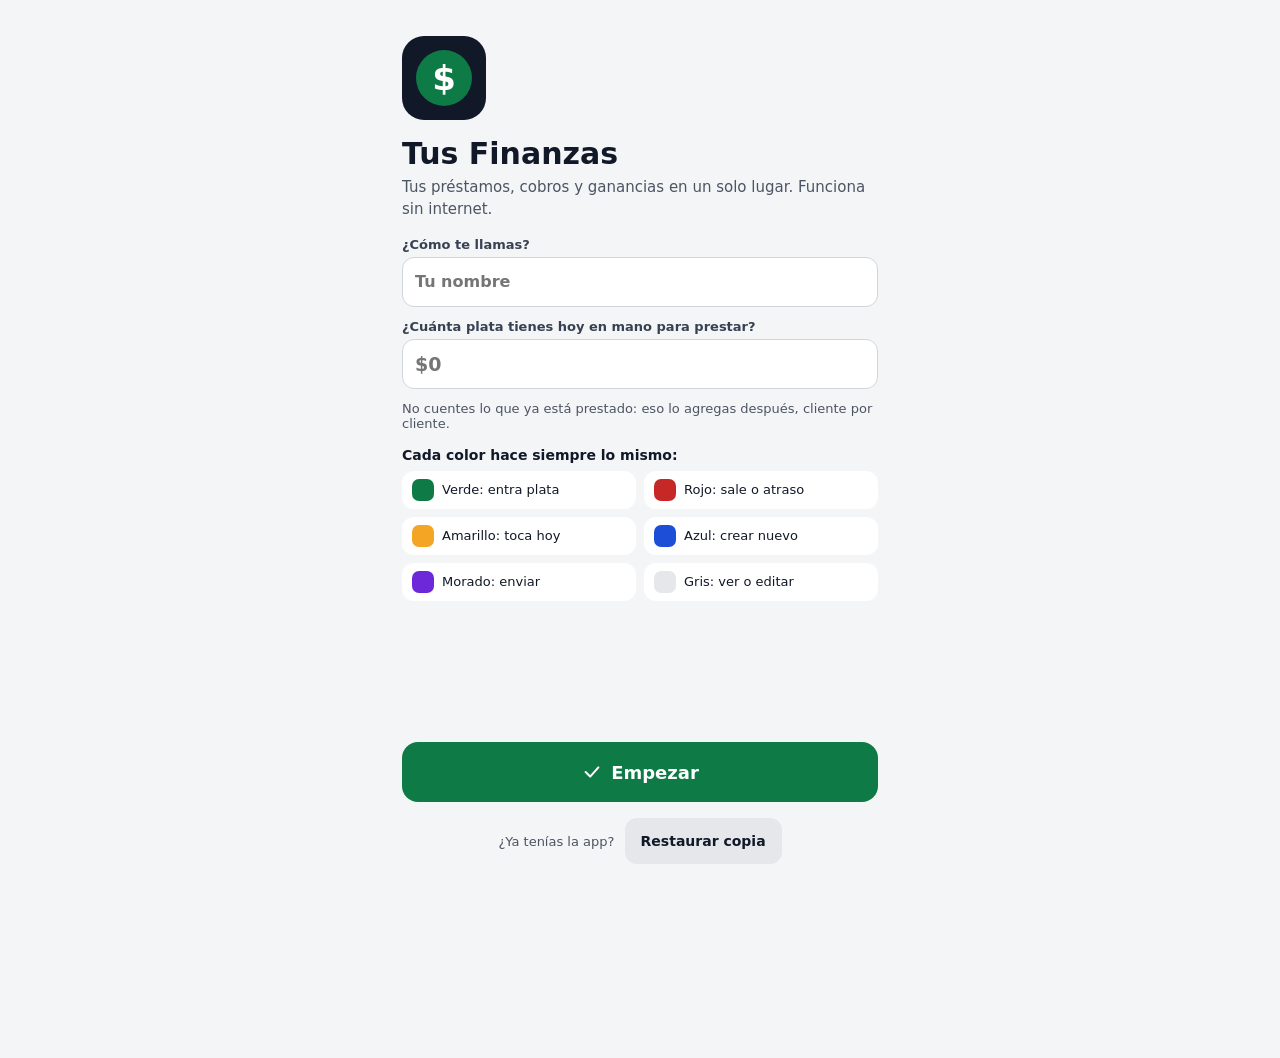
<file: tus-finanzas/web/index.html>
<!doctype html>
<html lang="es-CO">
<head>
<meta charset="utf-8">
<meta name="viewport" content="width=device-width,initial-scale=1,maximum-scale=1,viewport-fit=cover">
<meta name="theme-color" content="#F4F5F7">
<title>Tus Finanzas</title>
<link rel="icon" href="icon.png">
<link rel="stylesheet" href="css/app.css">
</head>
<body>
<div id="app">
  <main id="vista"></main>
  <button id="fab" class="fab oculto" type="button"></button>
  <nav class="menu oculto" id="menu" aria-label="Menú principal"></nav>
</div>
<div id="capa"></div>
<div id="hojas"></div>
<div id="toast" role="status" aria-live="polite"></div>
<div id="bloqueo" class="oculto" role="dialog" aria-label="Escribe tu clave"></div>
<script>window.APP_VERSION = '__APP_VERSION__'; window.APP_CODE = '__APP_CODE__';</script>
<script src="js/util.js"></script>
<script src="js/datos.js"></script>
<script src="js/mapa-quibdo.js"></script>
<script src="js/mapa.js"></script>
<script src="js/docs.js"></script>
<script src="js/app.js"></script>
</body>
</html>
</file>
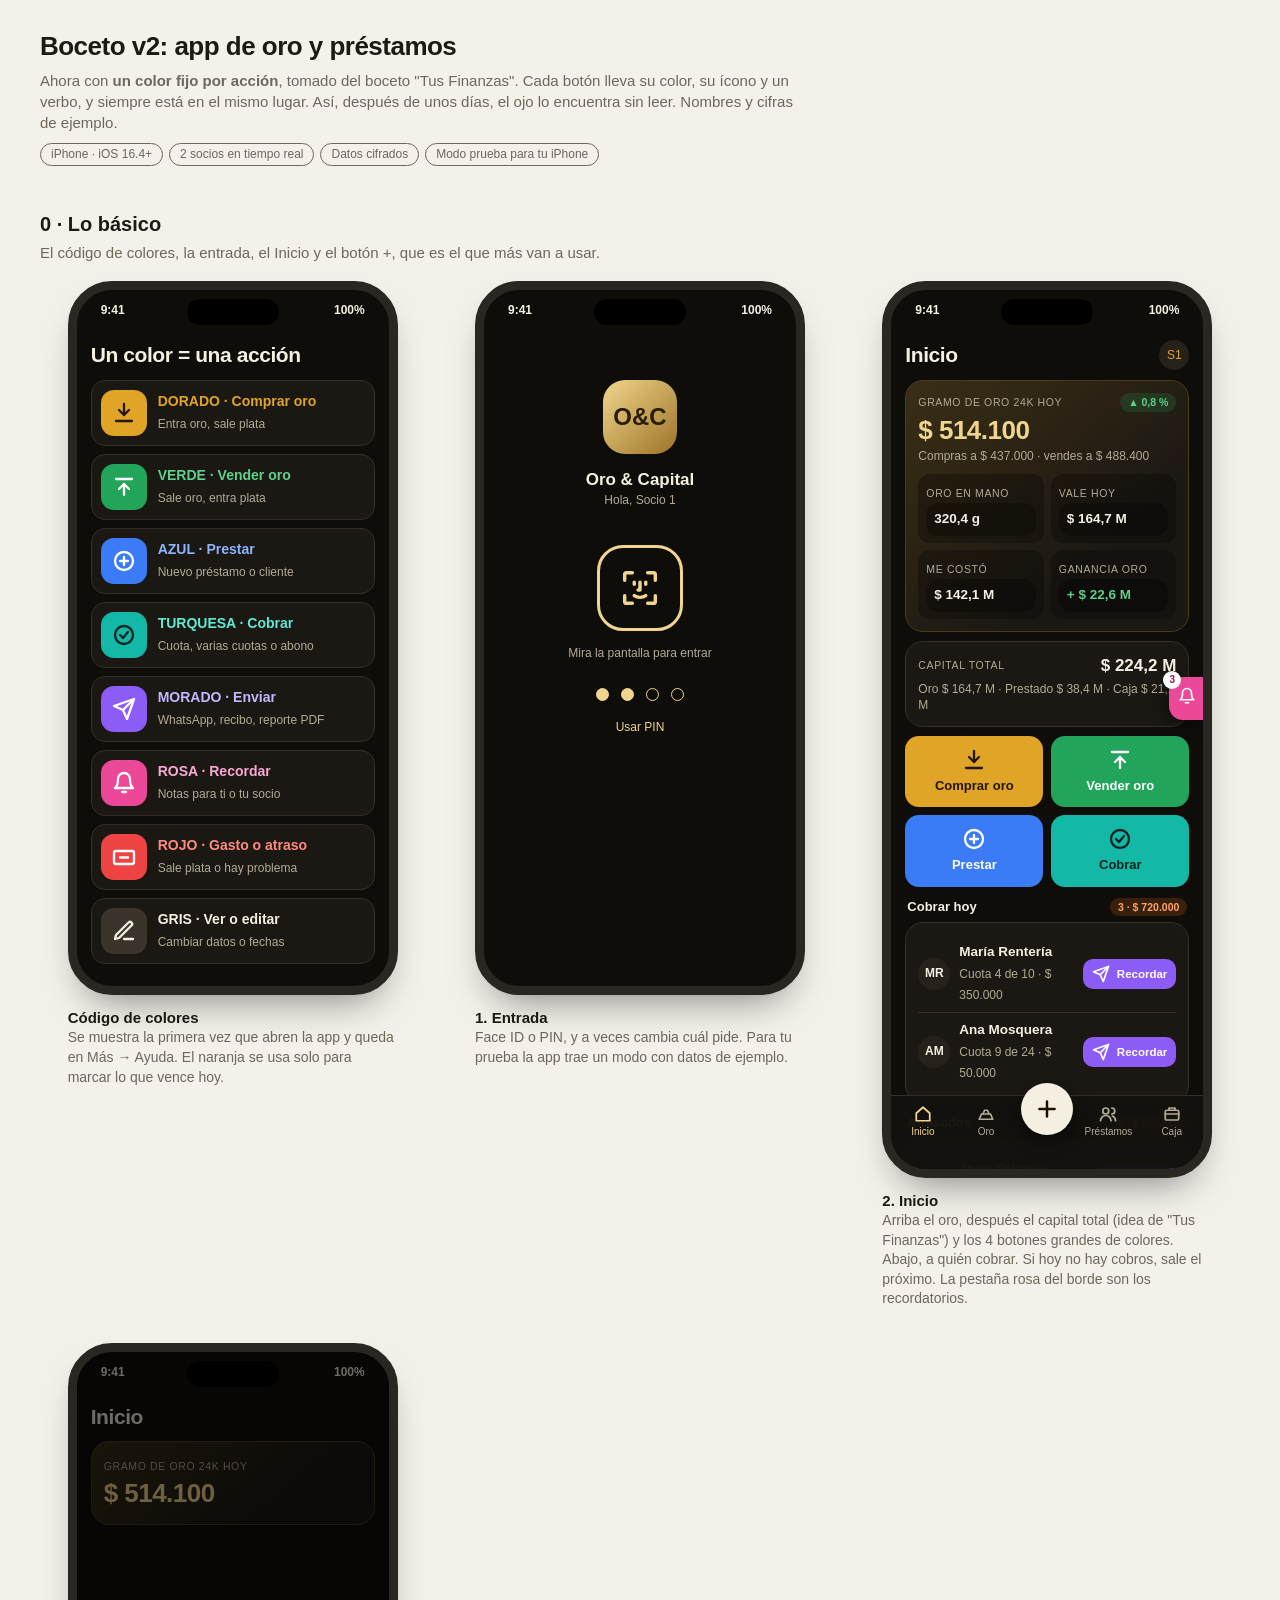
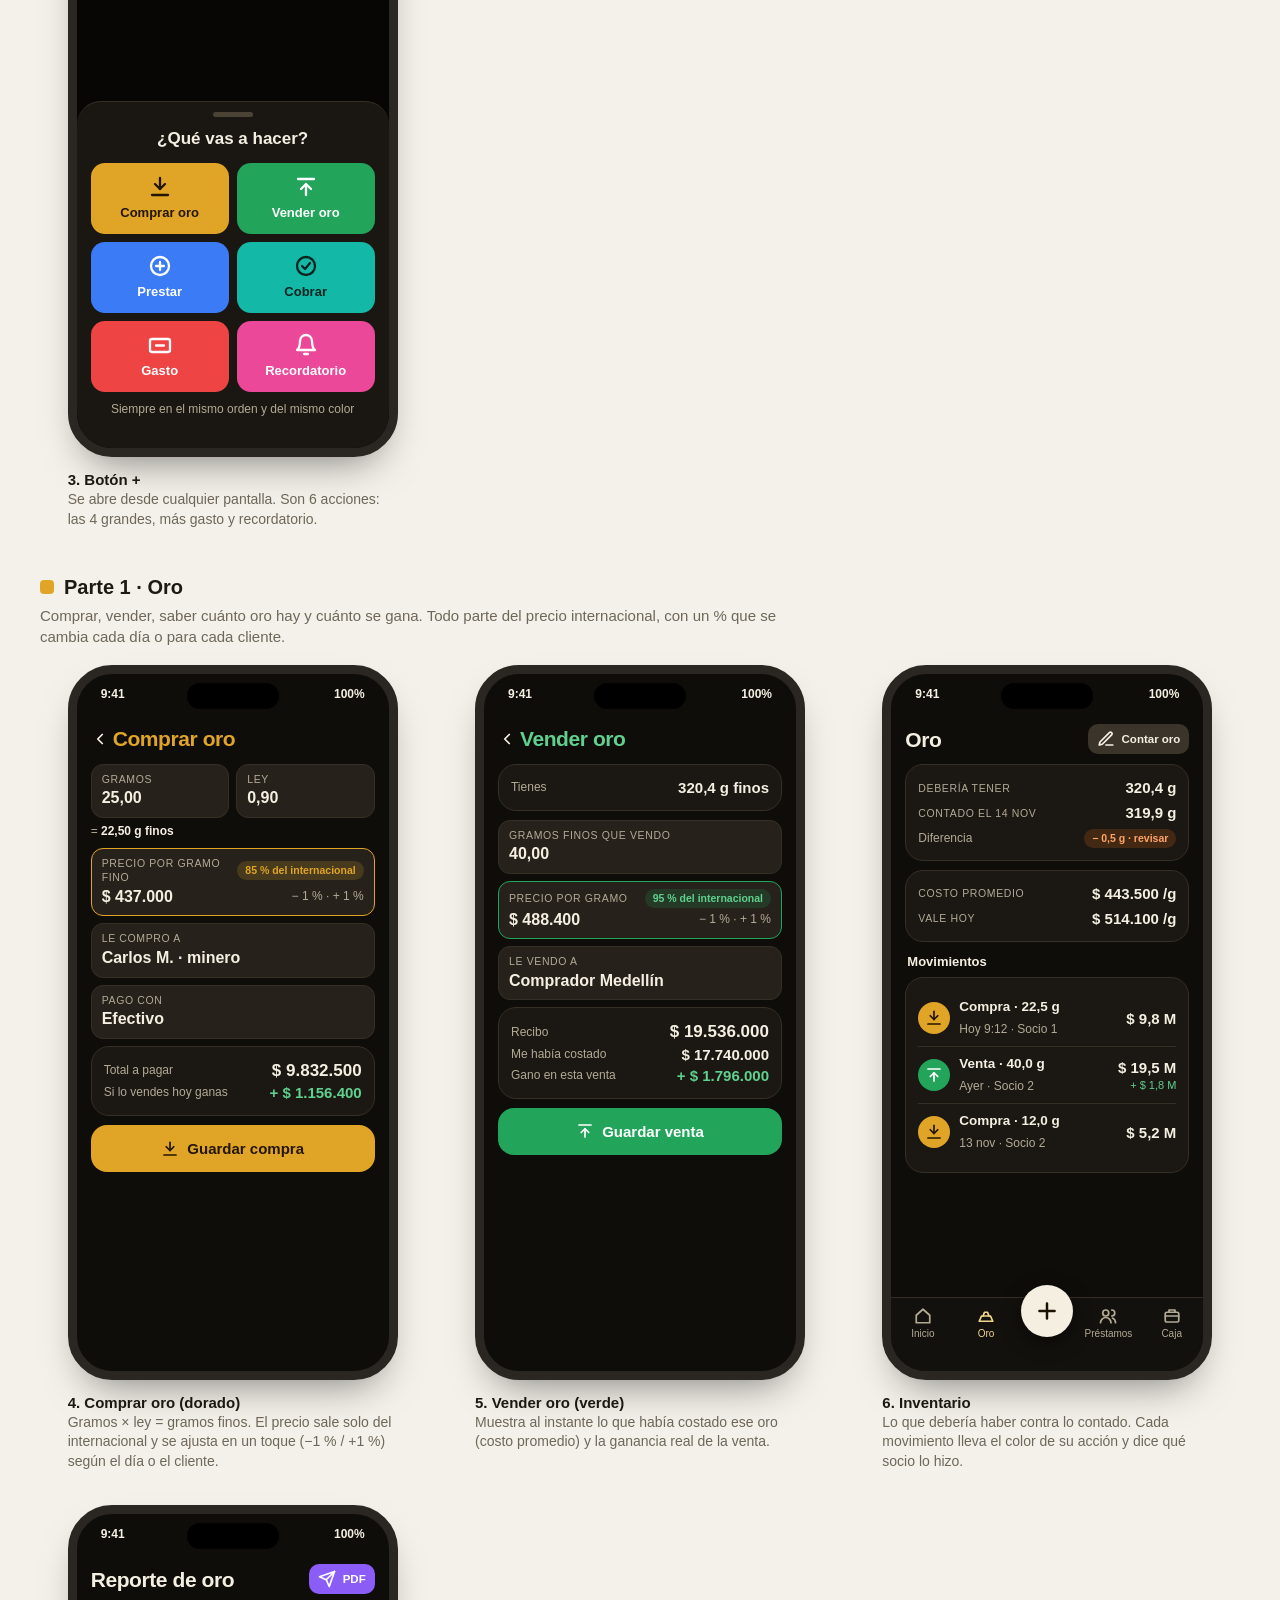
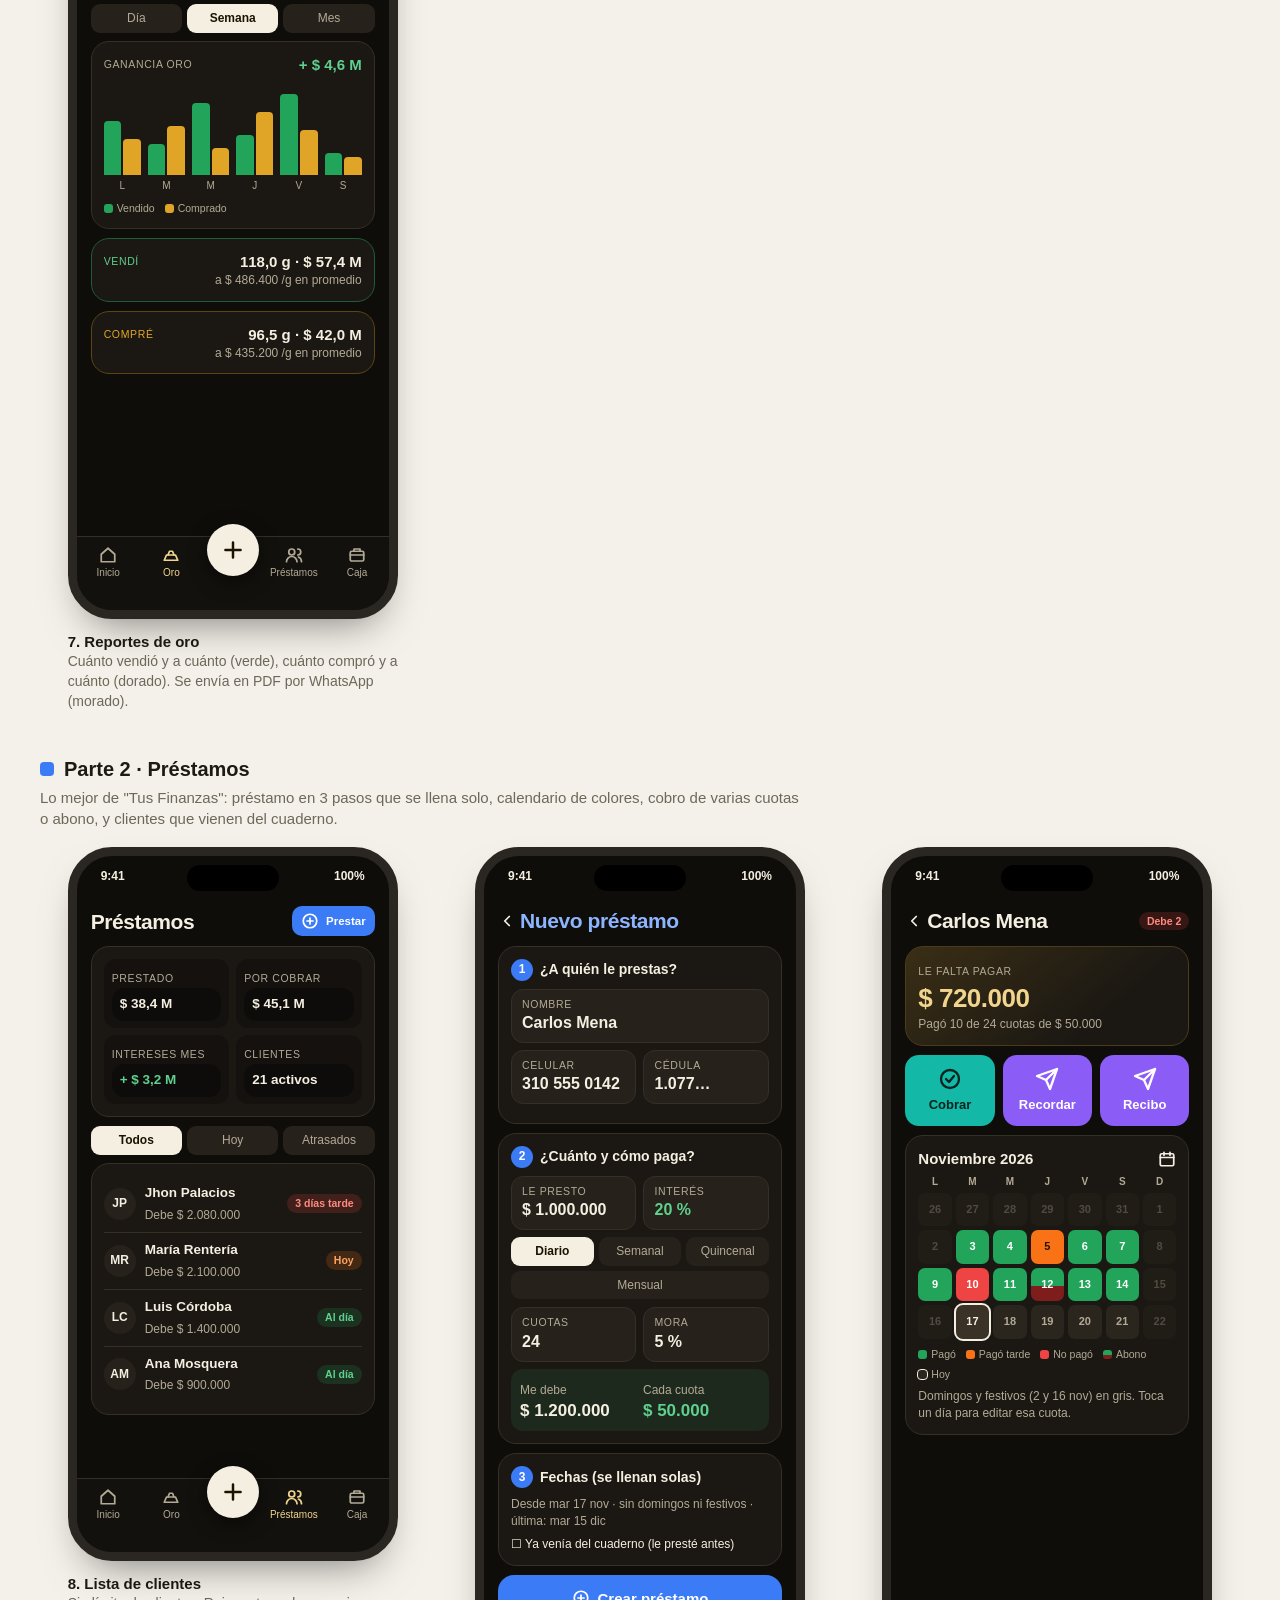
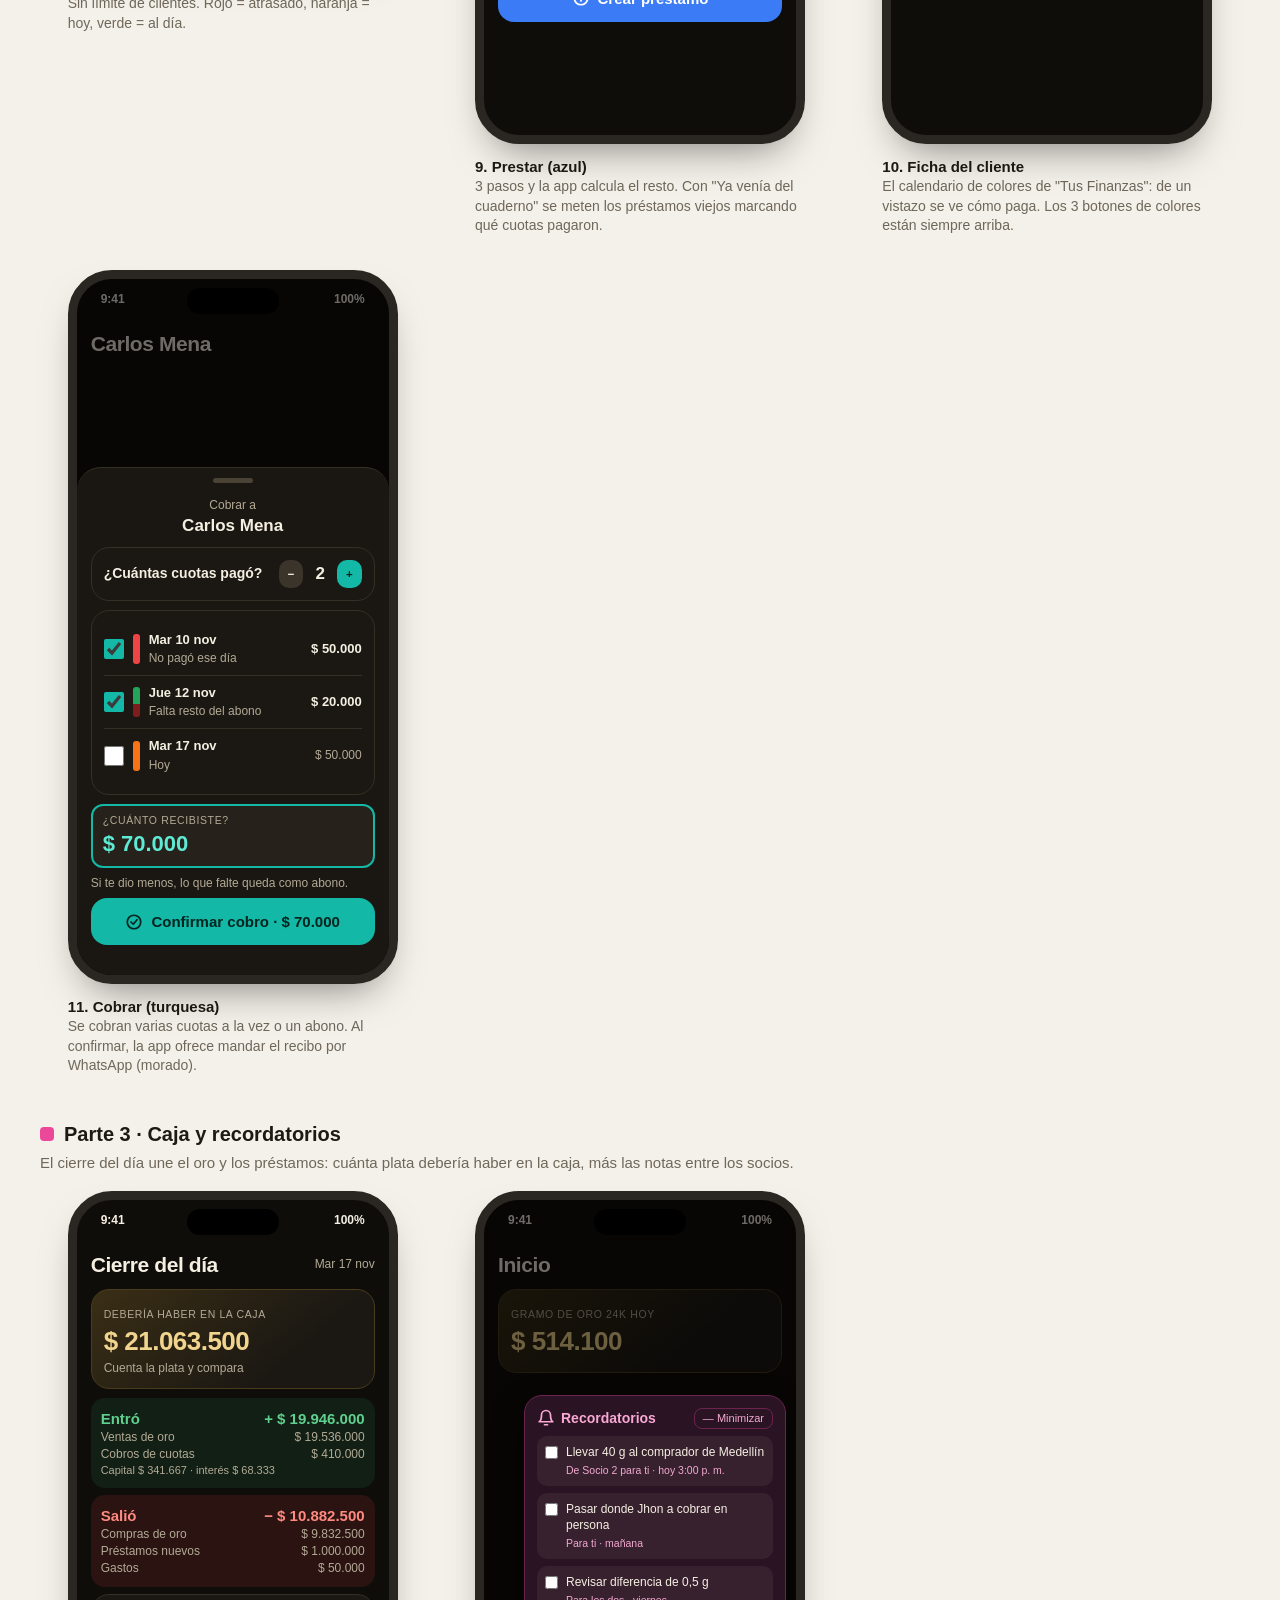
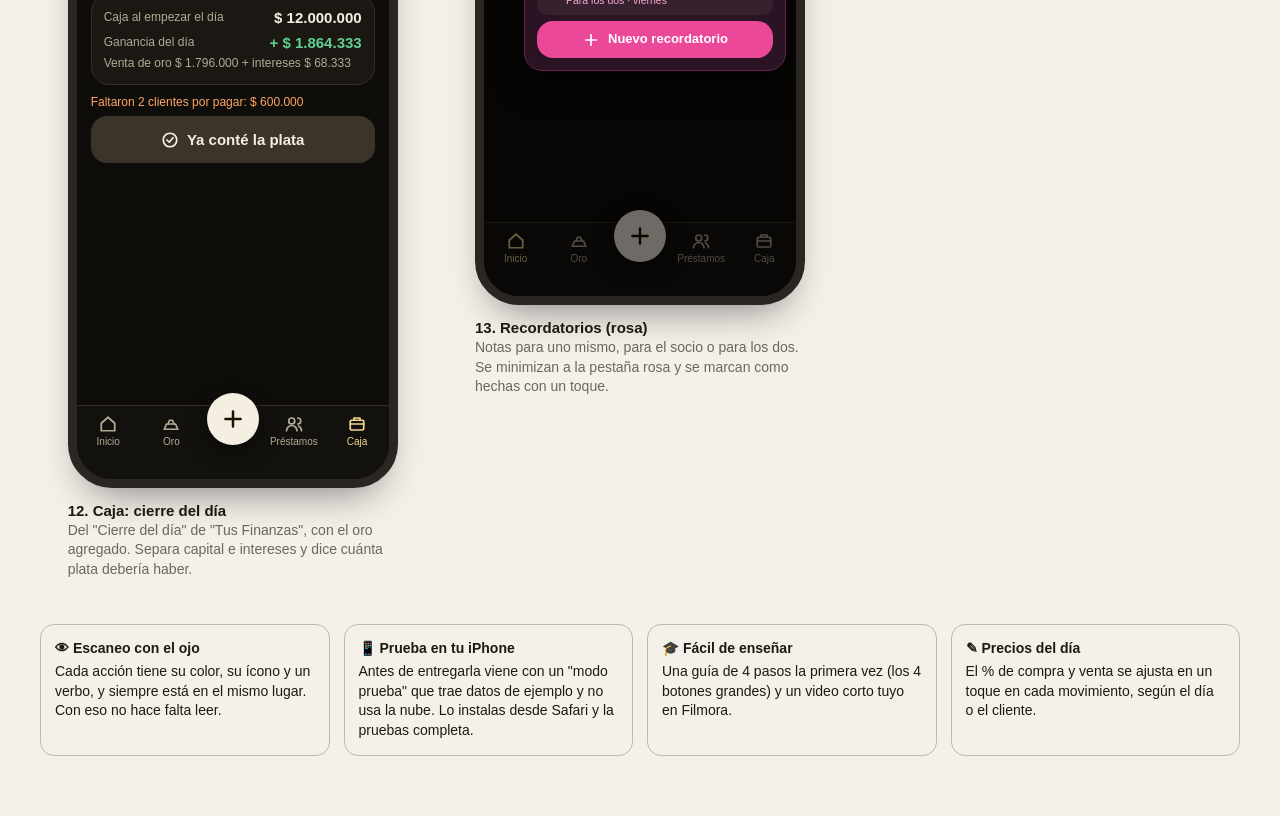
<file: clientes/oro-prestamos/boceto.html>
<!doctype html>
<html lang="es-CO">
<head>
<meta charset="utf-8">
<meta name="viewport" content="width=device-width,initial-scale=1">
<title>Boceto Oro y Préstamos</title>
<style>
:root{
  --bg:#F4F1EA;--page-ink:#1D1A14;--muted:#6E675A;
  --phone:#0F0D0A;--card:#1B1813;--card2:#26221B;--line:#352F25;
  --ink:#F5EFE2;--sub:#B3AA96;--gold2:#F1D58E;
  /* UN COLOR = UNA ACCIÓN */
  --compra:#E0A526;--venta:#22A55B;--presta:#3B7BF6;--cobra:#14B8A6;
  --enviar:#8B5CF6;--recor:#EC4899;--hoy:#F97316;--mal:#EF4444;--ver:#3A342B;
}
@media (prefers-color-scheme:dark){:root:not([data-theme="light"]){--bg:#0B0A08;--page-ink:#EDE6D6;--muted:#9B9282}}
:root[data-theme="dark"]{--bg:#0B0A08;--page-ink:#EDE6D6;--muted:#9B9282}
*{box-sizing:border-box;margin:0;padding:0}
body{background:var(--bg);color:var(--page-ink);font:15px/1.4 -apple-system,BlinkMacSystemFont,"SF Pro Text","Segoe UI",Roboto,sans-serif;padding:28px 16px 60px}
header,.part{max-width:1200px;margin:0 auto}
header h1{font-size:26px;letter-spacing:-.02em}
header p{color:var(--muted);max-width:760px;margin-top:6px}
.tag{display:inline-block;font-size:12px;border:1px solid var(--muted);color:var(--muted);border-radius:99px;padding:2px 10px;margin:10px 6px 0 0}
.part{margin-top:44px}
.part h2{font-size:20px;display:flex;align-items:center;gap:10px}
.part h2 i{width:14px;height:14px;border-radius:4px;display:inline-block}
.part>p{color:var(--muted);margin:4px 0 18px;max-width:760px}
.grid{display:grid;grid-template-columns:repeat(auto-fill,minmax(290px,1fr));gap:34px 22px;justify-items:center}
figure{width:100%;max-width:330px}
figcaption{margin-top:12px;font-size:14px;color:var(--muted)}
figcaption b{color:var(--page-ink);display:block;font-size:15px}
.phone{position:relative;width:100%;aspect-ratio:390/844;background:var(--phone);border-radius:44px;border:9px solid #2A2621;box-shadow:0 20px 40px -18px rgba(0,0,0,.5);overflow:hidden;color:var(--ink)}
.phone.tall{aspect-ratio:390/1060}
.island{position:absolute;top:9px;left:50%;transform:translateX(-50%);width:92px;height:26px;background:#000;border-radius:20px;z-index:6}
.status{display:flex;justify-content:space-between;padding:12px 24px 0;font-size:12px;font-weight:600;height:40px}
.scr{position:absolute;inset:40px 0 0;overflow:hidden;padding:6px 14px 84px}
.top{display:flex;justify-content:space-between;align-items:center;margin:4px 0 10px;gap:8px}
.top h3{font-size:21px;letter-spacing:-.02em}
.back{display:flex;align-items:center;gap:4px}
.av{width:30px;height:30px;border-radius:50%;background:var(--card2);display:grid;place-items:center;font-size:12px;color:var(--compra)}
.card{background:var(--card);border:1px solid var(--line);border-radius:18px;padding:12px;margin-bottom:9px}
.hero{background:linear-gradient(140deg,#3A2E15,#1B1813 70%);border-color:#4A3B1C}
.lbl{font-size:10.5px;color:var(--sub);text-transform:uppercase;letter-spacing:.06em}
.big{font-size:26px;font-weight:750;letter-spacing:-.02em;color:var(--gold2)}
.mid{font-size:17px;font-weight:650}
.row{display:flex;justify-content:space-between;align-items:center;gap:8px}
.chip{font-size:10.5px;padding:2px 8px;border-radius:99px;white-space:nowrap;font-weight:600}
.c-ok{background:rgba(34,165,91,.18);color:#5FD08E}.c-mal{background:rgba(239,68,68,.18);color:#FF8A80}
.c-hoy{background:rgba(249,115,22,.18);color:#FFA463}.c-gold{background:rgba(224,165,38,.18);color:var(--compra)}
.k2{display:grid;grid-template-columns:1fr 1fr;gap:7px;margin-top:9px}
.k2 div{background:rgba(0,0,0,.28);border-radius:12px;padding:7px 8px}
.k2 .v{font-size:13.5px;font-weight:650;margin-top:1px}
.ok{color:#5FD08E}.bad{color:#FF8A80}.sub{color:var(--sub);font-size:12px}
.sec{font-size:13px;font-weight:650;margin:11px 2px 6px;display:flex;justify-content:space-between;align-items:center}
.pp{display:flex;align-items:center;gap:9px;padding:8px 0;border-top:1px solid var(--line)}
.pp:first-child{border-top:0}
.ini{width:32px;height:32px;border-radius:50%;background:var(--card2);display:grid;place-items:center;font-size:12px;font-weight:600;flex:none}
.pp .t{flex:1;min-width:0}.pp .t b{font-size:13.5px;display:block}
svg.i{width:18px;height:18px;fill:none;stroke:currentColor;stroke-width:2.3;stroke-linecap:round;stroke-linejoin:round;flex:none}
/* botones de acción por color */
.act{display:flex;align-items:center;justify-content:center;gap:7px;border-radius:14px;font-weight:700;font-size:13.5px;padding:10px 8px;color:#fff}
.a-compra{background:var(--compra);color:#231600}.a-venta{background:var(--venta)}.a-presta{background:var(--presta)}
.a-cobra{background:var(--cobra);color:#042420}.a-enviar{background:var(--enviar)}.a-recor{background:var(--recor)}
.a-mal{background:var(--mal)}.a-ver{background:var(--ver);color:var(--ink)}
.acts{display:grid;grid-template-columns:1fr 1fr;gap:8px;margin:2px 0 9px}
.acts .act{flex-direction:column;padding:12px 6px;font-size:13px;gap:5px}
.acts .act svg.i{width:24px;height:24px}
.mini{font-size:11.5px;padding:6px 9px;border-radius:10px}
.tabs{position:absolute;left:0;right:0;bottom:0;height:74px;background:rgba(20,18,14,.97);border-top:1px solid var(--line);display:flex;justify-content:space-around;align-items:flex-start;padding-top:9px;font-size:10px;color:var(--sub);z-index:2}
.tabs div{text-align:center;width:56px;display:flex;flex-direction:column;align-items:center;gap:2px}
.tabs .on{color:var(--gold2)}
.plus{width:52px!important;height:52px;margin-top:-22px;border-radius:50%;background:var(--ink);color:#1B1300;justify-content:center;box-shadow:0 6px 18px rgba(0,0,0,.5)}
.plus svg.i{width:26px;height:26px}
.bubble{position:absolute;right:0;top:44%;background:var(--recor);color:#fff;border-radius:14px 0 0 14px;padding:10px 7px 10px 9px;z-index:4;box-shadow:-4px 4px 14px rgba(0,0,0,.4)}
.bubble em{position:absolute;top:-6px;left:-6px;background:#fff;color:#9D174D;font-style:normal;font-size:10px;font-weight:800;width:18px;height:18px;border-radius:50%;display:grid;place-items:center}
.float{position:absolute;right:10px;left:40px;top:28%;background:#2A1322;border:1px solid #6B2350;border-radius:18px;padding:12px;z-index:5;box-shadow:0 14px 30px rgba(0,0,0,.55)}
.rm{background:rgba(255,255,255,.06);border-radius:10px;padding:8px;margin-top:7px;font-size:12px;display:flex;gap:8px;align-items:flex-start}
.rm small{display:block;color:#F3A9CF;font-size:10.5px;margin-top:2px}
.rm input{margin-top:2px;accent-color:var(--recor)}
.min{font-size:11px;color:#F3A9CF;border:1px solid #6B2350;border-radius:8px;padding:2px 8px}
.dim{position:absolute;inset:0;background:rgba(0,0,0,.55);z-index:3}
.sheet{position:absolute;left:0;right:0;bottom:0;background:#1A1712;border-radius:24px 24px 0 0;padding:10px 14px 30px;z-index:5;border-top:1px solid var(--line)}
.grab{width:40px;height:5px;border-radius:3px;background:#4A4235;margin:0 auto 10px}
.field{background:var(--card2);border:1px solid var(--line);border-radius:12px;padding:7px 10px;margin-bottom:7px}
.field .v{font-size:16px;font-weight:600;margin-top:1px}
.f2{display:grid;grid-template-columns:1fr 1fr;gap:7px}
.seg{display:flex;flex-wrap:wrap;gap:5px;margin-bottom:8px}
.seg span{flex:1 0 28%;text-align:center;padding:6px 4px;font-size:12px;border-radius:9px;background:var(--card2);color:var(--sub)}
.seg .on{background:var(--ink);color:#1B1300;font-weight:700}
.step{display:flex;align-items:center;gap:7px;font-weight:650;font-size:14px;margin-bottom:8px}
.step em{font-style:normal;width:22px;height:22px;border-radius:50%;background:var(--presta);color:#fff;display:grid;place-items:center;font-size:12px}
.sum{display:grid;grid-template-columns:1fr 1fr;gap:6px;background:rgba(34,165,91,.12);border-radius:12px;padding:9px}
.bigbtn{display:flex;align-items:center;justify-content:center;gap:8px;border-radius:16px;font-weight:750;font-size:15px;padding:13px;margin-top:6px}
.cal{display:grid;grid-template-columns:repeat(7,1fr);gap:4px;margin-top:6px}
.cal span{aspect-ratio:1;border-radius:7px;display:grid;place-items:center;font-size:11px;font-weight:600;background:#2A251D;color:var(--sub)}
.cal .h{background:none;font-size:10px;aspect-ratio:auto}
.cal .p{background:var(--venta);color:#fff}.cal .t{background:var(--hoy);color:#2A1000}.cal .n{background:var(--mal);color:#fff}
.cal .ab{background:linear-gradient(180deg,var(--venta) 55%,#7F1D1D 55%);color:#fff}
.cal .hy{outline:2px solid var(--ink);background:#3A3226;color:var(--ink)}
.cal .x{opacity:.35}
.leg{display:flex;flex-wrap:wrap;gap:6px 10px;font-size:10.5px;color:var(--sub);margin-top:8px}
.leg i{display:inline-block;width:9px;height:9px;border-radius:3px;margin-right:4px;vertical-align:-1px}
.q{display:flex;align-items:center;gap:9px;padding:8px 0;border-top:1px solid var(--line);font-size:13px}
.q:first-child{border-top:0}
.q .bar{width:7px;height:30px;border-radius:3px}
.q input{width:20px;height:20px;accent-color:var(--cobra)}
.lock{position:absolute;inset:40px 0 0;display:flex;flex-direction:column;align-items:center;padding:50px 24px;text-align:center}
.logo{width:74px;height:74px;border-radius:22px;background:linear-gradient(135deg,var(--gold2),#9C7426);display:grid;place-items:center;color:#2A1C00;font-weight:800;font-size:24px;margin-bottom:14px}
.face{width:86px;height:86px;border:3px solid var(--gold2);border-radius:26px;margin:36px 0 14px;display:grid;place-items:center;color:var(--gold2)}
.face svg.i{width:46px;height:46px;stroke-width:1.8}
.dots{display:flex;gap:12px;margin:26px 0 18px}.dots i{width:13px;height:13px;border-radius:50%;border:1.5px solid var(--gold2)}.dots i.f{background:var(--gold2)}
.bars{display:flex;align-items:flex-end;gap:7px;height:90px;margin-top:10px}
.bars div{flex:1;display:flex;gap:2px;align-items:flex-end;height:100%}
.bars i{flex:1;border-radius:4px 4px 0 0;background:var(--venta)}
.bars i+i{background:var(--compra)}
.xl{display:flex;gap:7px;font-size:10px;color:var(--sub);margin-top:4px}.xl span{flex:1;text-align:center}
.env{border-radius:14px;padding:10px;margin-bottom:7px}
.legend{display:flex;flex-direction:column;gap:8px}
.lg{display:flex;align-items:center;gap:11px;background:var(--card);border:1px solid var(--line);border-radius:14px;padding:9px}
.lg .act{width:46px;height:46px;padding:0;flex:none;border-radius:13px}
.lg .act svg.i{width:24px;height:24px}
.lg b{font-size:14px;display:block}
.notes{max-width:1200px;margin:44px auto 0;display:grid;grid-template-columns:repeat(auto-fit,minmax(260px,1fr));gap:14px}
.notes div{border:1px solid color-mix(in srgb,var(--muted) 40%,transparent);border-radius:14px;padding:14px;font-size:14px}
.notes b{display:block;margin-bottom:4px}
</style>
</head>
<body>
<svg width="0" height="0" style="position:absolute" aria-hidden="true">
  <symbol id="compra" viewBox="0 0 24 24"><path d="M12 3v11"/><path d="m7 9 5 5 5-5"/><path d="M4 20h16"/></symbol>
  <symbol id="venta" viewBox="0 0 24 24"><path d="M12 20V9"/><path d="m7 14 5-5 5 5"/><path d="M4 4h16"/></symbol>
  <symbol id="presta" viewBox="0 0 24 24"><circle cx="12" cy="12" r="9"/><path d="M12 8v8M8 12h8"/></symbol>
  <symbol id="cobra" viewBox="0 0 24 24"><circle cx="12" cy="12" r="9"/><path d="m8 12 3 3 5-6"/></symbol>
  <symbol id="enviar" viewBox="0 0 24 24"><path d="M22 2 11 13"/><path d="M22 2 15 22l-4-9-9-4z"/></symbol>
  <symbol id="recor" viewBox="0 0 24 24"><path d="M6 8a6 6 0 0 1 12 0c0 7 3 9 3 9H3s3-2 3-9"/><path d="M10 21h4"/></symbol>
  <symbol id="gasto" viewBox="0 0 24 24"><rect x="2" y="6" width="20" height="13" rx="2"/><path d="M8 12.5h8"/></symbol>
  <symbol id="editar" viewBox="0 0 24 24"><path d="M12 20h9"/><path d="M16.5 3.5a2.1 2.1 0 0 1 3 3L7 19l-4 1 1-4z"/></symbol>
  <symbol id="home" viewBox="0 0 24 24"><path d="m3 11 9-8 9 8v10H3z"/></symbol>
  <symbol id="oro" viewBox="0 0 24 24"><path d="M3 19h18l-3-7H6z"/><path d="M8 12l2-5h4l2 5"/></symbol>
  <symbol id="people" viewBox="0 0 24 24"><circle cx="9" cy="8" r="4"/><path d="M2 21a7 7 0 0 1 14 0"/><path d="M17 4a4 4 0 0 1 0 8M22 21a7 7 0 0 0-4-6.3"/></symbol>
  <symbol id="caja" viewBox="0 0 24 24"><rect x="3" y="7" width="18" height="13" rx="2"/><path d="M8 7V4h8v3"/><path d="M3 12h18"/></symbol>
  <symbol id="chart" viewBox="0 0 24 24"><path d="M4 20V10M10 20V4M16 20v-7M22 20H2"/></symbol>
  <symbol id="plus" viewBox="0 0 24 24"><path d="M12 5v14M5 12h14"/></symbol>
  <symbol id="face" viewBox="0 0 24 24"><path d="M4 8V5a1 1 0 0 1 1-1h3M16 4h3a1 1 0 0 1 1 1v3M20 16v3a1 1 0 0 1-1 1h-3M8 20H5a1 1 0 0 1-1-1v-3"/><path d="M9 9v1M15 9v1M12 9v4h-1"/><path d="M9 16c1.5 1.2 4.5 1.2 6 0"/></symbol>
  <symbol id="chev" viewBox="0 0 24 24"><path d="m15 18-6-6 6-6"/></symbol>
  <symbol id="cal" viewBox="0 0 24 24"><rect x="3" y="5" width="18" height="16" rx="2"/><path d="M3 10h18M8 3v4M16 3v4"/></symbol>
</svg>

<header>
  <h1>Boceto v2: app de oro y préstamos</h1>
  <p>Ahora con <b>un color fijo por acción</b>, tomado del boceto "Tus Finanzas". Cada botón lleva su color, su ícono y un verbo, y siempre está en el mismo lugar. Así, después de unos días, el ojo lo encuentra sin leer. Nombres y cifras de ejemplo.</p>
  <span class="tag">iPhone · iOS 16.4+</span><span class="tag">2 socios en tiempo real</span><span class="tag">Datos cifrados</span><span class="tag">Modo prueba para tu iPhone</span>
</header>

<!-- ================= BASE ================= -->
<section class="part">
<h2>0 · Lo básico</h2>
<p>El código de colores, la entrada, el Inicio y el botón +, que es el que más van a usar.</p>
<div class="grid">

<figure>
<div class="phone"><div class="island"></div><div class="status"><span>9:41</span><span>100%</span></div>
<div class="scr" style="padding-bottom:14px">
  <div class="top"><h3>Un color = una acción</h3></div>
  <div class="legend">
    <div class="lg"><div class="act a-compra"><svg class="i"><use href="#compra"/></svg></div><div><b style="color:var(--compra)">DORADO · Comprar oro</b><span class="sub">Entra oro, sale plata</span></div></div>
    <div class="lg"><div class="act a-venta"><svg class="i"><use href="#venta"/></svg></div><div><b style="color:#5FD08E">VERDE · Vender oro</b><span class="sub">Sale oro, entra plata</span></div></div>
    <div class="lg"><div class="act a-presta"><svg class="i"><use href="#presta"/></svg></div><div><b style="color:#8DB4FF">AZUL · Prestar</b><span class="sub">Nuevo préstamo o cliente</span></div></div>
    <div class="lg"><div class="act a-cobra"><svg class="i"><use href="#cobra"/></svg></div><div><b style="color:#5EEAD4">TURQUESA · Cobrar</b><span class="sub">Cuota, varias cuotas o abono</span></div></div>
    <div class="lg"><div class="act a-enviar"><svg class="i"><use href="#enviar"/></svg></div><div><b style="color:#C4B5FD">MORADO · Enviar</b><span class="sub">WhatsApp, recibo, reporte PDF</span></div></div>
    <div class="lg"><div class="act a-recor"><svg class="i"><use href="#recor"/></svg></div><div><b style="color:#F9A8D4">ROSA · Recordar</b><span class="sub">Notas para ti o tu socio</span></div></div>
    <div class="lg"><div class="act a-mal"><svg class="i"><use href="#gasto"/></svg></div><div><b style="color:#FF8A80">ROJO · Gasto o atraso</b><span class="sub">Sale plata o hay problema</span></div></div>
    <div class="lg"><div class="act a-ver"><svg class="i"><use href="#editar"/></svg></div><div><b>GRIS · Ver o editar</b><span class="sub">Cambiar datos o fechas</span></div></div>
  </div>
</div>
</div>
<figcaption><b>Código de colores</b>Se muestra la primera vez que abren la app y queda en Más → Ayuda. El naranja se usa solo para marcar lo que vence hoy.</figcaption>
</figure>

<figure>
<div class="phone"><div class="island"></div><div class="status"><span>9:41</span><span>100%</span></div>
  <div class="lock">
    <div class="logo">O&amp;C</div>
    <div class="mid">Oro &amp; Capital</div>
    <div class="sub">Hola, Socio 1</div>
    <div class="face"><svg class="i"><use href="#face"/></svg></div>
    <div class="sub">Mira la pantalla para entrar</div>
    <div class="dots"><i class="f"></i><i class="f"></i><i></i><i></i></div>
    <div class="sub" style="color:var(--gold2)">Usar PIN</div>
  </div>
</div>
<figcaption><b>1. Entrada</b>Face ID o PIN, y a veces cambia cuál pide. Para tu prueba la app trae un modo con datos de ejemplo.</figcaption>
</figure>

<figure>
<div class="phone tall"><div class="island"></div><div class="status"><span>9:41</span><span>100%</span></div>
<div class="scr">
  <div class="top"><h3>Inicio</h3><div class="av">S1</div></div>
  <div class="card hero">
    <div class="row"><span class="lbl">Gramo de oro 24k hoy</span><span class="chip c-ok">▲ 0,8 %</span></div>
    <div class="big">$ 514.100</div>
    <div class="sub">Compras a $ 437.000 · vendes a $ 488.400</div>
    <div class="k2">
      <div><span class="lbl">Oro en mano</span><div class="v">320,4 g</div></div>
      <div><span class="lbl">Vale hoy</span><div class="v">$ 164,7 M</div></div>
      <div><span class="lbl">Me costó</span><div class="v">$ 142,1 M</div></div>
      <div><span class="lbl">Ganancia oro</span><div class="v ok">+ $ 22,6 M</div></div>
    </div>
  </div>
  <div class="card"><div class="row"><span class="lbl">Capital total</span><b class="mid">$ 224,2 M</b></div>
    <div class="sub" style="margin-top:3px">Oro $ 164,7 M · Prestado $ 38,4 M · Caja $ 21,1 M</div></div>
  <div class="acts">
    <div class="act a-compra"><svg class="i"><use href="#compra"/></svg>Comprar oro</div>
    <div class="act a-venta"><svg class="i"><use href="#venta"/></svg>Vender oro</div>
    <div class="act a-presta"><svg class="i"><use href="#presta"/></svg>Prestar</div>
    <div class="act a-cobra"><svg class="i"><use href="#cobra"/></svg>Cobrar</div>
  </div>
  <div class="sec">Cobrar hoy <span class="chip c-hoy">3 · $ 720.000</span></div>
  <div class="card">
    <div class="pp"><div class="ini">MR</div><div class="t"><b>María Rentería</b><span class="sub">Cuota 4 de 10 · $ 350.000</span></div><div class="act a-enviar mini"><svg class="i"><use href="#enviar"/></svg>Recordar</div></div>
    <div class="pp"><div class="ini">AM</div><div class="t"><b>Ana Mosquera</b><span class="sub">Cuota 9 de 24 · $ 50.000</span></div><div class="act a-enviar mini"><svg class="i"><use href="#enviar"/></svg>Recordar</div></div>
  </div>
  <div class="sec">Atrasados <span class="chip c-mal">2 · $ 600.000</span></div>
  <div class="card">
    <div class="pp"><div class="ini" style="color:#FF8A80">JP</div><div class="t"><b>Jhon Palacios</b><span class="sub">3 días tarde · $ 520.000</span></div><div class="act a-enviar mini"><svg class="i"><use href="#enviar"/></svg>Cobrar</div></div>
  </div>
</div>
<div class="bubble"><svg class="i"><use href="#recor"/></svg><em>3</em></div>
<div class="tabs"><div class="on"><svg class="i"><use href="#home"/></svg>Inicio</div><div><svg class="i"><use href="#oro"/></svg>Oro</div><div class="plus"><svg class="i"><use href="#plus"/></svg></div><div><svg class="i"><use href="#people"/></svg>Préstamos</div><div><svg class="i"><use href="#caja"/></svg>Caja</div></div>
</div>
<figcaption><b>2. Inicio</b>Arriba el oro, después el capital total (idea de "Tus Finanzas") y los 4 botones grandes de colores. Abajo, a quién cobrar. Si hoy no hay cobros, sale el próximo. La pestaña rosa del borde son los recordatorios.</figcaption>
</figure>

<figure>
<div class="phone"><div class="island"></div><div class="status"><span>9:41</span><span>100%</span></div>
<div class="scr"><div class="top"><h3>Inicio</h3></div><div class="card hero"><span class="lbl">Gramo de oro 24k hoy</span><div class="big">$ 514.100</div></div></div>
<div class="dim"></div>
<div class="sheet">
  <div class="grab"></div>
  <div class="mid" style="text-align:center;margin-bottom:12px">¿Qué vas a hacer?</div>
  <div class="acts">
    <div class="act a-compra"><svg class="i"><use href="#compra"/></svg>Comprar oro</div>
    <div class="act a-venta"><svg class="i"><use href="#venta"/></svg>Vender oro</div>
    <div class="act a-presta"><svg class="i"><use href="#presta"/></svg>Prestar</div>
    <div class="act a-cobra"><svg class="i"><use href="#cobra"/></svg>Cobrar</div>
    <div class="act a-mal"><svg class="i"><use href="#gasto"/></svg>Gasto</div>
    <div class="act a-recor"><svg class="i"><use href="#recor"/></svg>Recordatorio</div>
  </div>
  <div class="sub" style="text-align:center">Siempre en el mismo orden y del mismo color</div>
</div>
</div>
<figcaption><b>3. Botón +</b>Se abre desde cualquier pantalla. Son 6 acciones: las 4 grandes, más gasto y recordatorio.</figcaption>
</figure>

</div>
</section>

<!-- ================= ORO ================= -->
<section class="part">
<h2><i style="background:var(--compra)"></i>Parte 1 · Oro</h2>
<p>Comprar, vender, saber cuánto oro hay y cuánto se gana. Todo parte del precio internacional, con un % que se cambia cada día o para cada cliente.</p>
<div class="grid">

<figure>
<div class="phone"><div class="island"></div><div class="status"><span>9:41</span><span>100%</span></div>
<div class="scr">
  <div class="top"><div class="back"><svg class="i"><use href="#chev"/></svg><h3 style="color:var(--compra)">Comprar oro</h3></div></div>
  <div class="f2">
    <div class="field"><div class="lbl">Gramos</div><div class="v">25,00</div></div>
    <div class="field"><div class="lbl">Ley</div><div class="v">0,90</div></div>
  </div>
  <div class="sub" style="margin:-2px 0 8px">= <b style="color:var(--ink)">22,50 g finos</b></div>
  <div class="field" style="border-color:var(--compra)"><div class="row"><div class="lbl">Precio por gramo fino</div><span class="chip c-gold">85 % del internacional</span></div><div class="row"><div class="v">$ 437.000</div><span class="sub">− 1 % · + 1 %</span></div></div>
  <div class="field"><div class="lbl">Le compro a</div><div class="v">Carlos M. · minero</div></div>
  <div class="field"><div class="lbl">Pago con</div><div class="v">Efectivo</div></div>
  <div class="card"><div class="row"><span class="sub">Total a pagar</span><b class="mid">$ 9.832.500</b></div>
    <div class="row"><span class="sub">Si lo vendes hoy ganas</span><b class="ok">+ $ 1.156.400</b></div></div>
  <div class="bigbtn a-compra"><svg class="i"><use href="#compra"/></svg>Guardar compra</div>
</div>
</div>
<figcaption><b>4. Comprar oro (dorado)</b>Gramos × ley = gramos finos. El precio sale solo del internacional y se ajusta en un toque (−1 % / +1 %) según el día o el cliente.</figcaption>
</figure>

<figure>
<div class="phone"><div class="island"></div><div class="status"><span>9:41</span><span>100%</span></div>
<div class="scr">
  <div class="top"><div class="back"><svg class="i"><use href="#chev"/></svg><h3 style="color:#5FD08E">Vender oro</h3></div></div>
  <div class="card"><div class="row"><span class="sub">Tienes</span><b>320,4 g finos</b></div></div>
  <div class="field"><div class="lbl">Gramos finos que vendo</div><div class="v">40,00</div></div>
  <div class="field" style="border-color:var(--venta)"><div class="row"><div class="lbl">Precio por gramo</div><span class="chip c-ok">95 % del internacional</span></div><div class="row"><div class="v">$ 488.400</div><span class="sub">− 1 % · + 1 %</span></div></div>
  <div class="field"><div class="lbl">Le vendo a</div><div class="v">Comprador Medellín</div></div>
  <div class="card">
    <div class="row"><span class="sub">Recibo</span><b class="mid">$ 19.536.000</b></div>
    <div class="row"><span class="sub">Me había costado</span><b>$ 17.740.000</b></div>
    <div class="row"><span class="sub">Gano en esta venta</span><b class="ok">+ $ 1.796.000</b></div>
  </div>
  <div class="bigbtn a-venta" style="color:#fff"><svg class="i"><use href="#venta"/></svg>Guardar venta</div>
</div>
</div>
<figcaption><b>5. Vender oro (verde)</b>Muestra al instante lo que había costado ese oro (costo promedio) y la ganancia real de la venta.</figcaption>
</figure>

<figure>
<div class="phone"><div class="island"></div><div class="status"><span>9:41</span><span>100%</span></div>
<div class="scr">
  <div class="top"><h3>Oro</h3><div class="act a-ver mini"><svg class="i"><use href="#editar"/></svg>Contar oro</div></div>
  <div class="card">
    <div class="row"><span class="lbl">Debería tener</span><b>320,4 g</b></div>
    <div class="row" style="margin-top:4px"><span class="lbl">Contado el 14 nov</span><b>319,9 g</b></div>
    <div class="row" style="margin-top:6px"><span class="sub">Diferencia</span><span class="chip c-hoy">− 0,5 g · revisar</span></div>
  </div>
  <div class="card">
    <div class="row"><span class="lbl">Costo promedio</span><b>$ 443.500 /g</b></div>
    <div class="row" style="margin-top:4px"><span class="lbl">Vale hoy</span><b>$ 514.100 /g</b></div>
  </div>
  <div class="sec">Movimientos</div>
  <div class="card">
    <div class="pp"><div class="ini" style="background:var(--compra);color:#231600"><svg class="i"><use href="#compra"/></svg></div><div class="t"><b>Compra · 22,5 g</b><span class="sub">Hoy 9:12 · Socio 1</span></div><b>$ 9,8 M</b></div>
    <div class="pp"><div class="ini" style="background:var(--venta);color:#fff"><svg class="i"><use href="#venta"/></svg></div><div class="t"><b>Venta · 40,0 g</b><span class="sub">Ayer · Socio 2</span></div><div style="text-align:right"><b>$ 19,5 M</b><div class="ok" style="font-size:11px">+ $ 1,8 M</div></div></div>
    <div class="pp"><div class="ini" style="background:var(--compra);color:#231600"><svg class="i"><use href="#compra"/></svg></div><div class="t"><b>Compra · 12,0 g</b><span class="sub">13 nov · Socio 2</span></div><b>$ 5,2 M</b></div>
  </div>
</div>
<div class="tabs"><div><svg class="i"><use href="#home"/></svg>Inicio</div><div class="on"><svg class="i"><use href="#oro"/></svg>Oro</div><div class="plus"><svg class="i"><use href="#plus"/></svg></div><div><svg class="i"><use href="#people"/></svg>Préstamos</div><div><svg class="i"><use href="#caja"/></svg>Caja</div></div>
</div>
<figcaption><b>6. Inventario</b>Lo que debería haber contra lo contado. Cada movimiento lleva el color de su acción y dice qué socio lo hizo.</figcaption>
</figure>

<figure>
<div class="phone"><div class="island"></div><div class="status"><span>9:41</span><span>100%</span></div>
<div class="scr">
  <div class="top"><h3>Reporte de oro</h3><div class="act a-enviar mini"><svg class="i"><use href="#enviar"/></svg>PDF</div></div>
  <div class="seg"><span>Día</span><span class="on">Semana</span><span>Mes</span></div>
  <div class="card">
    <div class="row"><span class="lbl">Ganancia oro</span><b class="ok">+ $ 4,6 M</b></div>
    <div class="bars">
      <div><i style="height:60%"></i><i style="height:40%"></i></div><div><i style="height:35%"></i><i style="height:55%"></i></div>
      <div><i style="height:80%"></i><i style="height:30%"></i></div><div><i style="height:45%"></i><i style="height:70%"></i></div>
      <div><i style="height:90%"></i><i style="height:50%"></i></div><div><i style="height:25%"></i><i style="height:20%"></i></div>
    </div>
    <div class="xl"><span>L</span><span>M</span><span>M</span><span>J</span><span>V</span><span>S</span></div>
    <div class="leg"><span><i style="background:var(--venta)"></i>Vendido</span><span><i style="background:var(--compra)"></i>Comprado</span></div>
  </div>
  <div class="card" style="border-color:#1F5C3A"><div class="row"><span class="lbl" style="color:#5FD08E">Vendí</span><b>118,0 g · $ 57,4 M</b></div><div class="sub" style="text-align:right">a $ 486.400 /g en promedio</div></div>
  <div class="card" style="border-color:#5C4512"><div class="row"><span class="lbl" style="color:var(--compra)">Compré</span><b>96,5 g · $ 42,0 M</b></div><div class="sub" style="text-align:right">a $ 435.200 /g en promedio</div></div>
</div>
<div class="tabs"><div><svg class="i"><use href="#home"/></svg>Inicio</div><div class="on"><svg class="i"><use href="#oro"/></svg>Oro</div><div class="plus"><svg class="i"><use href="#plus"/></svg></div><div><svg class="i"><use href="#people"/></svg>Préstamos</div><div><svg class="i"><use href="#caja"/></svg>Caja</div></div>
</div>
<figcaption><b>7. Reportes de oro</b>Cuánto vendió y a cuánto (verde), cuánto compró y a cuánto (dorado). Se envía en PDF por WhatsApp (morado).</figcaption>
</figure>

</div>
</section>

<!-- ================= PRÉSTAMOS ================= -->
<section class="part">
<h2><i style="background:var(--presta)"></i>Parte 2 · Préstamos</h2>
<p>Lo mejor de "Tus Finanzas": préstamo en 3 pasos que se llena solo, calendario de colores, cobro de varias cuotas o abono, y clientes que vienen del cuaderno.</p>
<div class="grid">

<figure>
<div class="phone"><div class="island"></div><div class="status"><span>9:41</span><span>100%</span></div>
<div class="scr">
  <div class="top"><h3>Préstamos</h3><div class="act a-presta mini"><svg class="i"><use href="#presta"/></svg>Prestar</div></div>
  <div class="card"><div class="k2" style="margin-top:0">
    <div><span class="lbl">Prestado</span><div class="v">$ 38,4 M</div></div>
    <div><span class="lbl">Por cobrar</span><div class="v">$ 45,1 M</div></div>
    <div><span class="lbl">Intereses mes</span><div class="v ok">+ $ 3,2 M</div></div>
    <div><span class="lbl">Clientes</span><div class="v">21 activos</div></div>
  </div></div>
  <div class="seg"><span class="on">Todos</span><span>Hoy</span><span>Atrasados</span></div>
  <div class="card">
    <div class="pp"><div class="ini">JP</div><div class="t"><b>Jhon Palacios</b><span class="sub">Debe $ 2.080.000</span></div><span class="chip c-mal">3 días tarde</span></div>
    <div class="pp"><div class="ini">MR</div><div class="t"><b>María Rentería</b><span class="sub">Debe $ 2.100.000</span></div><span class="chip c-hoy">Hoy</span></div>
    <div class="pp"><div class="ini">LC</div><div class="t"><b>Luis Córdoba</b><span class="sub">Debe $ 1.400.000</span></div><span class="chip c-ok">Al día</span></div>
    <div class="pp"><div class="ini">AM</div><div class="t"><b>Ana Mosquera</b><span class="sub">Debe $ 900.000</span></div><span class="chip c-ok">Al día</span></div>
  </div>
</div>
<div class="tabs"><div><svg class="i"><use href="#home"/></svg>Inicio</div><div><svg class="i"><use href="#oro"/></svg>Oro</div><div class="plus"><svg class="i"><use href="#plus"/></svg></div><div class="on"><svg class="i"><use href="#people"/></svg>Préstamos</div><div><svg class="i"><use href="#caja"/></svg>Caja</div></div>
</div>
<figcaption><b>8. Lista de clientes</b>Sin límite de clientes. Rojo = atrasado, naranja = hoy, verde = al día.</figcaption>
</figure>

<figure>
<div class="phone tall"><div class="island"></div><div class="status"><span>9:41</span><span>100%</span></div>
<div class="scr" style="padding-bottom:14px">
  <div class="top"><div class="back"><svg class="i"><use href="#chev"/></svg><h3 style="color:#8DB4FF">Nuevo préstamo</h3></div></div>
  <div class="card">
    <div class="step"><em>1</em>¿A quién le prestas?</div>
    <div class="field"><div class="lbl">Nombre</div><div class="v">Carlos Mena</div></div>
    <div class="f2"><div class="field"><div class="lbl">Celular</div><div class="v">310 555 0142</div></div><div class="field"><div class="lbl">Cédula</div><div class="v">1.077…</div></div></div>
  </div>
  <div class="card">
    <div class="step"><em>2</em>¿Cuánto y cómo paga?</div>
    <div class="f2"><div class="field"><div class="lbl">Le presto</div><div class="v">$ 1.000.000</div></div><div class="field"><div class="lbl">Interés</div><div class="v ok">20 %</div></div></div>
    <div class="seg"><span class="on">Diario</span><span>Semanal</span><span>Quincenal</span><span>Mensual</span></div>
    <div class="f2"><div class="field"><div class="lbl">Cuotas</div><div class="v">24</div></div><div class="field"><div class="lbl">Mora</div><div class="v">5 %</div></div></div>
    <div class="sum"><div><span class="sub">Me debe</span><div class="mid">$ 1.200.000</div></div><div><span class="sub">Cada cuota</span><div class="mid ok">$ 50.000</div></div></div>
  </div>
  <div class="card">
    <div class="step"><em>3</em>Fechas (se llenan solas)</div>
    <div class="sub">Desde mar 17 nov · sin domingos ni festivos · última: mar 15 dic</div>
    <div class="sub" style="margin-top:6px;color:var(--ink)">☐ Ya venía del cuaderno (le presté antes)</div>
  </div>
  <div class="bigbtn a-presta" style="color:#fff"><svg class="i"><use href="#presta"/></svg>Crear préstamo</div>
</div>
</div>
<figcaption><b>9. Prestar (azul)</b>3 pasos y la app calcula el resto. Con "Ya venía del cuaderno" se meten los préstamos viejos marcando qué cuotas pagaron.</figcaption>
</figure>

<figure>
<div class="phone tall"><div class="island"></div><div class="status"><span>9:41</span><span>100%</span></div>
<div class="scr" style="padding-bottom:14px">
  <div class="top"><div class="back"><svg class="i"><use href="#chev"/></svg><h3>Carlos Mena</h3></div><span class="chip c-mal">Debe 2</span></div>
  <div class="card hero">
    <span class="lbl">Le falta pagar</span><div class="big">$ 720.000</div>
    <div class="sub">Pagó 10 de 24 cuotas de $ 50.000</div>
  </div>
  <div class="acts" style="grid-template-columns:1fr 1fr 1fr">
    <div class="act a-cobra"><svg class="i"><use href="#cobra"/></svg>Cobrar</div>
    <div class="act a-enviar"><svg class="i"><use href="#enviar"/></svg>Recordar</div>
    <div class="act a-enviar"><svg class="i"><use href="#enviar"/></svg>Recibo</div>
  </div>
  <div class="card">
    <div class="row"><b>Noviembre 2026</b><svg class="i"><use href="#cal"/></svg></div>
    <div class="cal">
      <span class="h">L</span><span class="h">M</span><span class="h">M</span><span class="h">J</span><span class="h">V</span><span class="h">S</span><span class="h">D</span>
      <span class="x">26</span><span class="x">27</span><span class="x">28</span><span class="x">29</span><span class="x">30</span><span class="x">31</span><span class="x">1</span>
      <span class="x">2</span><span class="p">3</span><span class="p">4</span><span class="t">5</span><span class="p">6</span><span class="p">7</span><span class="x">8</span>
      <span class="p">9</span><span class="n">10</span><span class="p">11</span><span class="ab">12</span><span class="p">13</span><span class="p">14</span><span class="x">15</span>
      <span class="x">16</span><span class="hy">17</span><span>18</span><span>19</span><span>20</span><span>21</span><span class="x">22</span>
    </div>
    <div class="leg"><span><i style="background:var(--venta)"></i>Pagó</span><span><i style="background:var(--hoy)"></i>Pagó tarde</span><span><i style="background:var(--mal)"></i>No pagó</span><span><i style="background:linear-gradient(180deg,var(--venta) 55%,#7F1D1D 55%)"></i>Abono</span><span><i style="background:#2A251D;outline:1px solid var(--ink)"></i>Hoy</span></div>
    <div class="sub" style="margin-top:6px">Domingos y festivos (2 y 16 nov) en gris. Toca un día para editar esa cuota.</div>
  </div>
</div>
</div>
<figcaption><b>10. Ficha del cliente</b>El calendario de colores de "Tus Finanzas": de un vistazo se ve cómo paga. Los 3 botones de colores están siempre arriba.</figcaption>
</figure>

<figure>
<div class="phone"><div class="island"></div><div class="status"><span>9:41</span><span>100%</span></div>
<div class="scr"><div class="top"><h3>Carlos Mena</h3></div></div>
<div class="dim"></div>
<div class="sheet">
  <div class="grab"></div>
  <div style="text-align:center"><span class="sub">Cobrar a</span><div class="mid">Carlos Mena</div></div>
  <div class="card" style="margin-top:9px"><div class="row"><b style="font-size:14px">¿Cuántas cuotas pagó?</b><div class="row" style="gap:12px"><span class="act a-ver mini">−</span><b class="mid">2</b><span class="act a-cobra mini">+</span></div></div></div>
  <div class="card">
    <div class="q"><input type="checkbox" checked aria-label="Cuota 10 nov"><span class="bar" style="background:var(--mal)"></span><span style="flex:1"><b>Mar 10 nov</b><br><span class="sub">No pagó ese día</span></span><b>$ 50.000</b></div>
    <div class="q"><input type="checkbox" checked aria-label="Cuota 12 nov"><span class="bar" style="background:linear-gradient(180deg,var(--venta) 55%,#7F1D1D 55%)"></span><span style="flex:1"><b>Jue 12 nov</b><br><span class="sub">Falta resto del abono</span></span><b>$ 20.000</b></div>
    <div class="q"><input type="checkbox" aria-label="Cuota 17 nov"><span class="bar" style="background:var(--hoy)"></span><span style="flex:1"><b>Mar 17 nov</b><br><span class="sub">Hoy</span></span><span class="sub">$ 50.000</span></div>
  </div>
  <div class="field" style="border:2px solid var(--cobra)"><div class="lbl">¿Cuánto recibiste?</div><div class="v" style="color:#5EEAD4;font-size:22px">$ 70.000</div></div>
  <div class="sub" style="margin-bottom:4px">Si te dio menos, lo que falte queda como abono.</div>
  <div class="bigbtn a-cobra"><svg class="i"><use href="#cobra"/></svg>Confirmar cobro · $ 70.000</div>
</div>
</div>
<figcaption><b>11. Cobrar (turquesa)</b>Se cobran varias cuotas a la vez o un abono. Al confirmar, la app ofrece mandar el recibo por WhatsApp (morado).</figcaption>
</figure>

</div>
</section>

<!-- ================= CAJA + RECORDATORIOS ================= -->
<section class="part">
<h2><i style="background:var(--recor)"></i>Parte 3 · Caja y recordatorios</h2>
<p>El cierre del día une el oro y los préstamos: cuánta plata debería haber en la caja, más las notas entre los socios.</p>
<div class="grid">

<figure>
<div class="phone tall"><div class="island"></div><div class="status"><span>9:41</span><span>100%</span></div>
<div class="scr">
  <div class="top"><h3>Cierre del día</h3><span class="sub">Mar 17 nov</span></div>
  <div class="card hero"><span class="lbl">Debería haber en la caja</span><div class="big">$ 21.063.500</div><div class="sub">Cuenta la plata y compara</div></div>
  <div class="env" style="background:rgba(34,165,91,.12)"><div class="row"><b class="ok">Entró</b><b class="ok">+ $ 19.946.000</b></div>
    <div class="row sub"><span>Ventas de oro</span><span>$ 19.536.000</span></div>
    <div class="row sub"><span>Cobros de cuotas</span><span>$ 410.000</span></div>
    <div class="sub" style="font-size:11px">Capital $ 341.667 · interés $ 68.333</div></div>
  <div class="env" style="background:rgba(239,68,68,.12)"><div class="row"><b class="bad">Salió</b><b class="bad">− $ 10.882.500</b></div>
    <div class="row sub"><span>Compras de oro</span><span>$ 9.832.500</span></div>
    <div class="row sub"><span>Préstamos nuevos</span><span>$ 1.000.000</span></div>
    <div class="row sub"><span>Gastos</span><span>$ 50.000</span></div></div>
  <div class="card"><div class="row"><span class="sub">Caja al empezar el día</span><b>$ 12.000.000</b></div>
    <div class="row" style="margin-top:4px"><span class="sub">Ganancia del día</span><b class="ok">+ $ 1.864.333</b></div>
    <div class="sub" style="margin-top:2px">Venta de oro $ 1.796.000 + intereses $ 68.333</div></div>
  <div class="sub" style="color:#FFA463">Faltaron 2 clientes por pagar: $ 600.000</div>
  <div class="bigbtn a-ver"><svg class="i"><use href="#cobra"/></svg>Ya conté la plata</div>
</div>
<div class="tabs"><div><svg class="i"><use href="#home"/></svg>Inicio</div><div><svg class="i"><use href="#oro"/></svg>Oro</div><div class="plus"><svg class="i"><use href="#plus"/></svg></div><div><svg class="i"><use href="#people"/></svg>Préstamos</div><div class="on"><svg class="i"><use href="#caja"/></svg>Caja</div></div>
</div>
<figcaption><b>12. Caja: cierre del día</b>Del "Cierre del día" de "Tus Finanzas", con el oro agregado. Separa capital e intereses y dice cuánta plata debería haber.</figcaption>
</figure>

<figure>
<div class="phone"><div class="island"></div><div class="status"><span>9:41</span><span>100%</span></div>
<div class="scr"><div class="top"><h3>Inicio</h3></div><div class="card hero"><span class="lbl">Gramo de oro 24k hoy</span><div class="big">$ 514.100</div></div></div>
<div class="dim"></div>
<div class="float">
  <div class="row"><b style="font-size:14px;display:flex;gap:6px;align-items:center;color:#F9A8D4"><svg class="i"><use href="#recor"/></svg>Recordatorios</b><span class="min">— Minimizar</span></div>
  <div class="rm"><input type="checkbox" aria-label="Hecho"><div>Llevar 40 g al comprador de Medellín<small>De Socio 2 para ti · hoy 3:00 p. m.</small></div></div>
  <div class="rm"><input type="checkbox" aria-label="Hecho"><div>Pasar donde Jhon a cobrar en persona<small>Para ti · mañana</small></div></div>
  <div class="rm"><input type="checkbox" aria-label="Hecho"><div>Revisar diferencia de 0,5 g<small>Para los dos · viernes</small></div></div>
  <div class="bigbtn a-recor" style="color:#fff;padding:9px;font-size:13px"><svg class="i"><use href="#plus"/></svg>Nuevo recordatorio</div>
</div>
<div class="tabs"><div class="on"><svg class="i"><use href="#home"/></svg>Inicio</div><div><svg class="i"><use href="#oro"/></svg>Oro</div><div class="plus"><svg class="i"><use href="#plus"/></svg></div><div><svg class="i"><use href="#people"/></svg>Préstamos</div><div><svg class="i"><use href="#caja"/></svg>Caja</div></div>
</div>
<figcaption><b>13. Recordatorios (rosa)</b>Notas para uno mismo, para el socio o para los dos. Se minimizan a la pestaña rosa y se marcan como hechas con un toque.</figcaption>
</figure>

</div>
</section>

<section class="notes">
  <div><b>👁 Escaneo con el ojo</b>Cada acción tiene su color, su ícono y un verbo, y siempre está en el mismo lugar. Con eso no hace falta leer.</div>
  <div><b>📱 Prueba en tu iPhone</b>Antes de entregarla viene con un "modo prueba" que trae datos de ejemplo y no usa la nube. Lo instalas desde Safari y la pruebas completa.</div>
  <div><b>🎓 Fácil de enseñar</b>Una guía de 4 pasos la primera vez (los 4 botones grandes) y un video corto tuyo en Filmora.</div>
  <div><b>✎ Precios del día</b>El % de compra y venta se ajusta en un toque en cada movimiento, según el día o el cliente.</div>
</section>
</body>
</html>
</file>
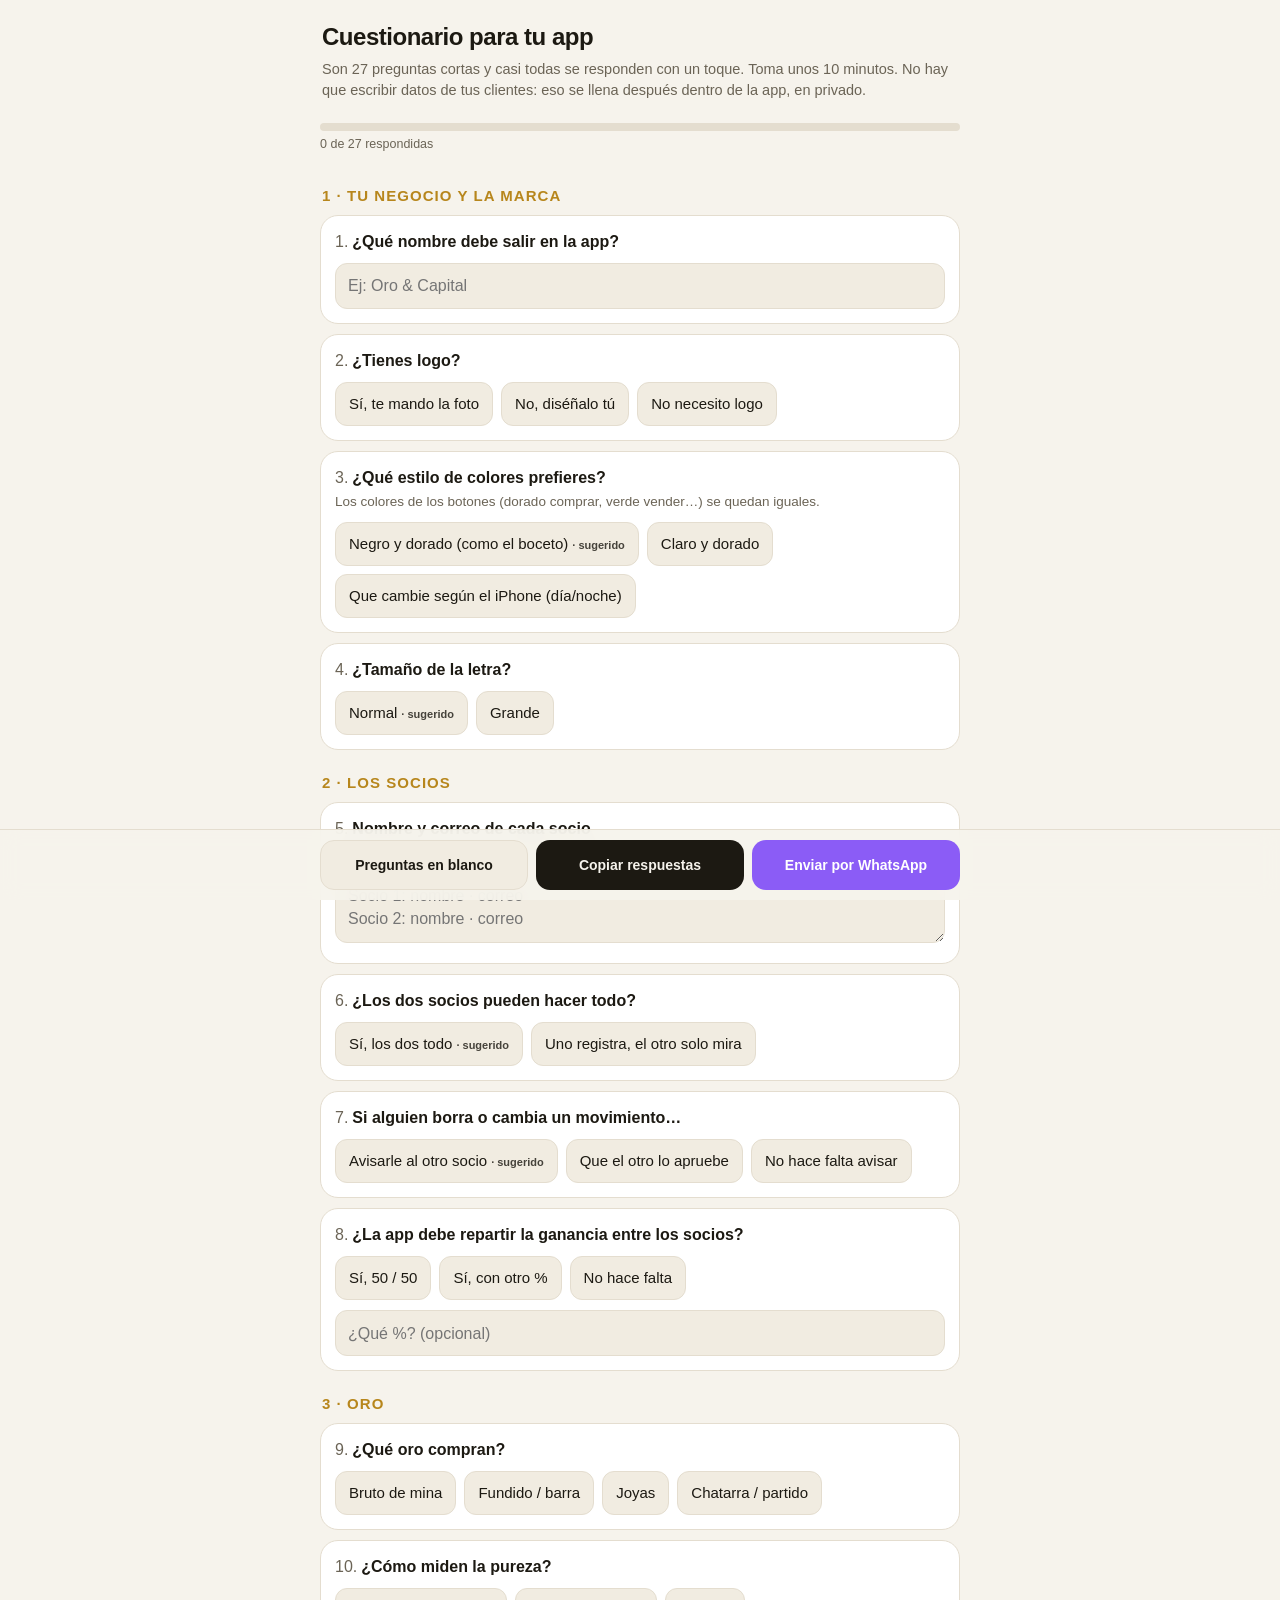
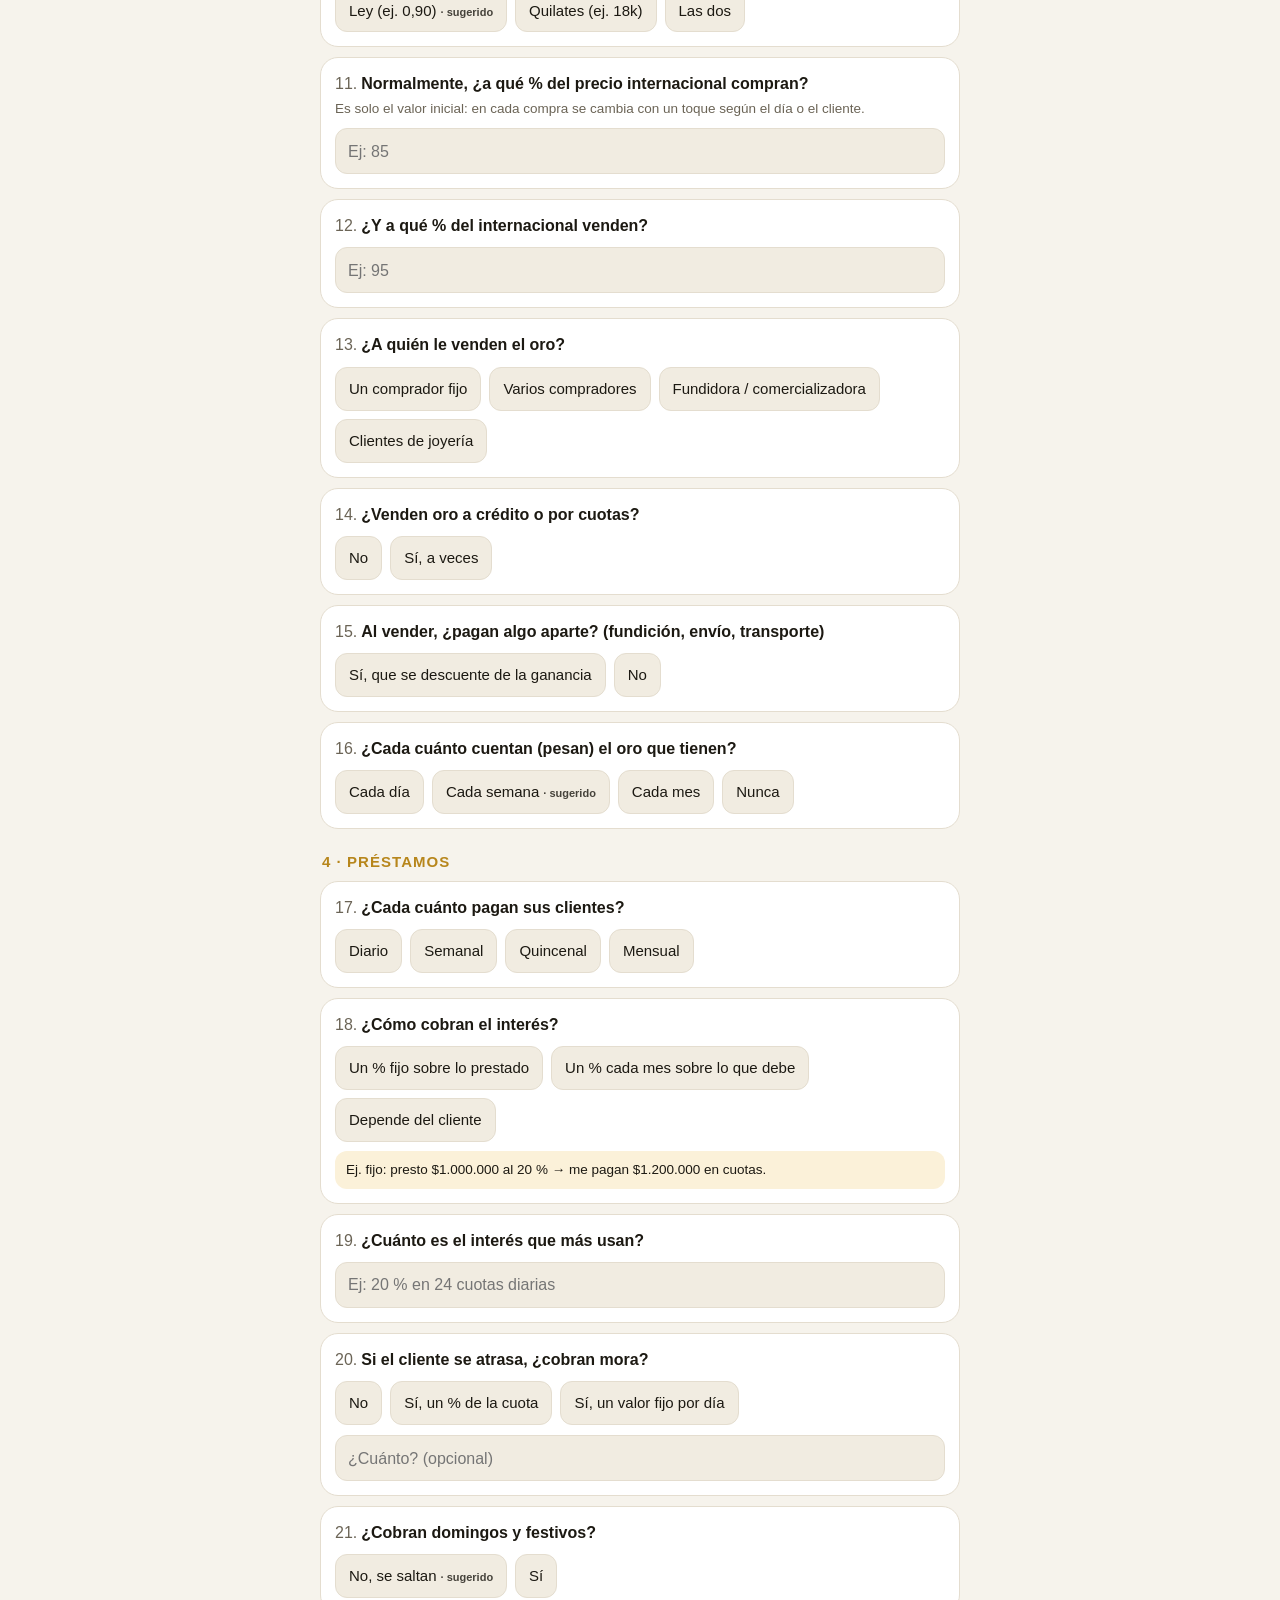
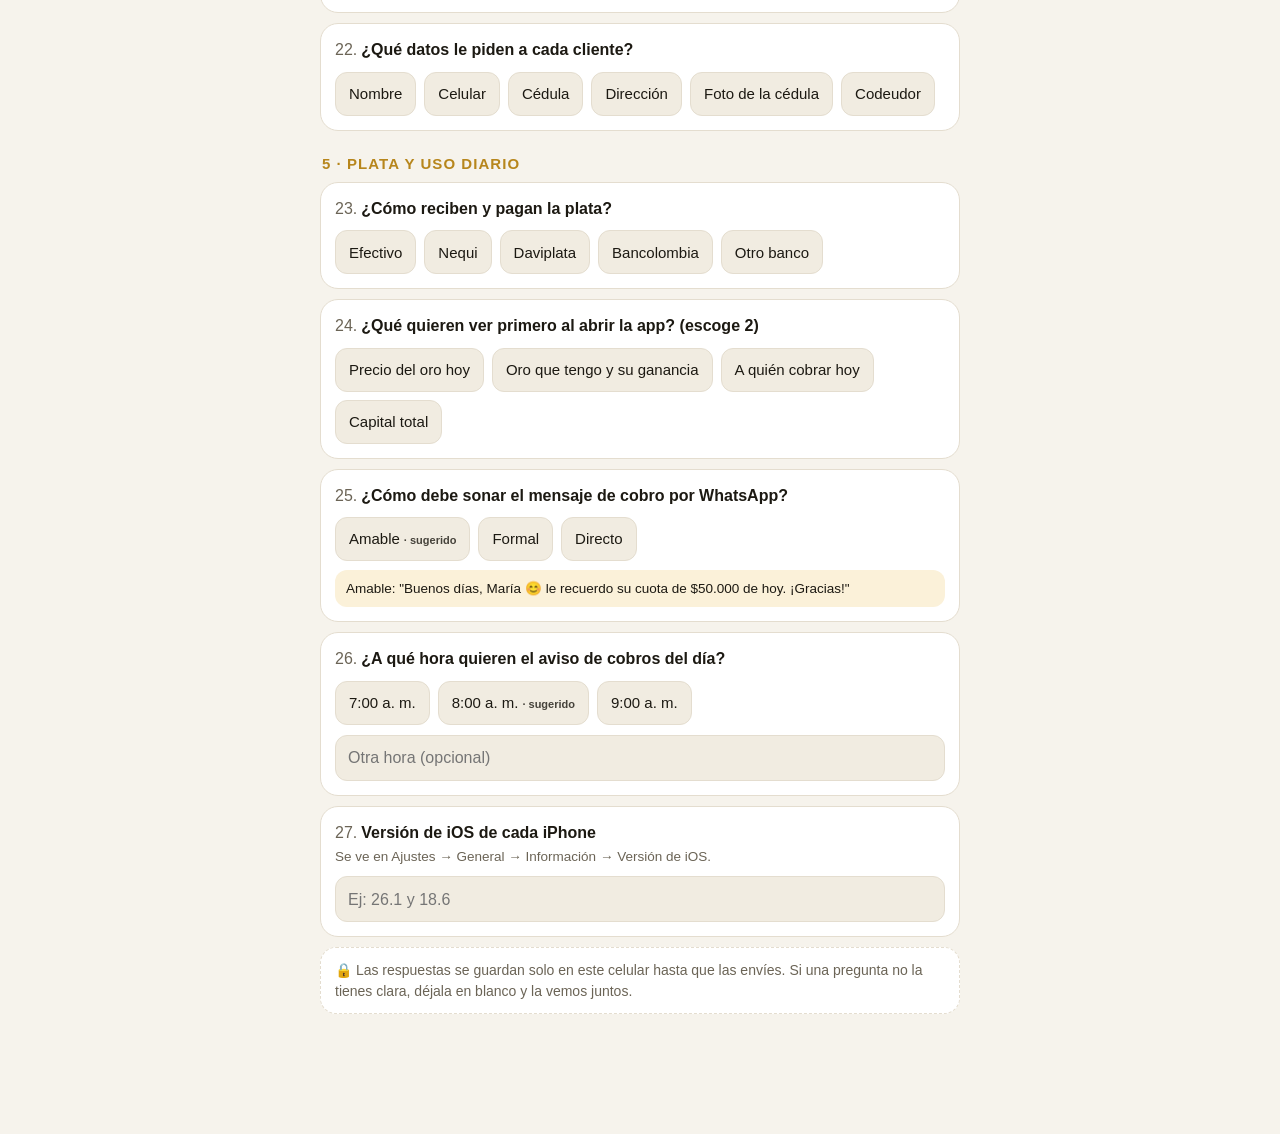
<file: clientes/oro-prestamos/cuestionario.html>
<!doctype html>
<html lang="es-CO">
<head>
<meta charset="utf-8">
<meta name="viewport" content="width=device-width,initial-scale=1,viewport-fit=cover">
<meta name="apple-mobile-web-app-capable" content="yes">
<title>Cuestionario Oro y Préstamos</title>
<style>
:root{--bg:#F6F3EC;--card:#FFFFFF;--ink:#1C1912;--sub:#6B6456;--line:#E4DDCF;--gold:#B7861C;--goldbg:#FBF1D9;--ok:#1F8A4C;--chip:#F1ECE1}
@media (prefers-color-scheme:dark){:root:not([data-theme="light"]){--bg:#0F0D0A;--card:#1B1813;--ink:#F3EDE0;--sub:#A9A08D;--line:#332D24;--gold:#E0A526;--goldbg:#2E2513;--ok:#4CC27E;--chip:#26221B}}
:root[data-theme="dark"]{--bg:#0F0D0A;--card:#1B1813;--ink:#F3EDE0;--sub:#A9A08D;--line:#332D24;--gold:#E0A526;--goldbg:#2E2513;--ok:#4CC27E;--chip:#26221B}
*{box-sizing:border-box;margin:0;padding:0;-webkit-tap-highlight-color:transparent}
body{background:var(--bg);color:var(--ink);font:16px/1.45 -apple-system,BlinkMacSystemFont,"SF Pro Text","Segoe UI",Roboto,sans-serif;padding:calc(env(safe-area-inset-top) + 12px) 16px calc(env(safe-area-inset-bottom) + 120px)}
main{max-width:640px;margin:0 auto}
.head{padding:8px 2px 14px}
.head h1{font-size:24px;letter-spacing:-.02em}
.head p{color:var(--sub);font-size:14.5px;margin-top:4px}
.prog{position:sticky;top:0;z-index:5;background:var(--bg);padding:8px 0 10px}
.bar{height:8px;background:var(--line);border-radius:99px;overflow:hidden}
.bar i{display:block;height:100%;width:0;background:var(--gold);border-radius:99px;transition:width .25s}
.prog small{display:block;color:var(--sub);font-size:12.5px;margin-top:4px}
h2{font-size:15px;text-transform:uppercase;letter-spacing:.07em;color:var(--gold);margin:22px 2px 8px}
.q{background:var(--card);border:1px solid var(--line);border-radius:18px;padding:14px;margin-bottom:10px}
.q.done{border-color:color-mix(in srgb,var(--ok) 50%,var(--line))}
.q b{display:block;font-size:16px}
.q .n{color:var(--sub);font-weight:500;margin-right:4px}
.hint{color:var(--sub);font-size:13.5px;margin-top:3px}
.chips{display:flex;flex-wrap:wrap;gap:8px;margin-top:10px}
.chips button{font:inherit;font-size:15px;border:1.5px solid var(--line);background:var(--chip);color:var(--ink);border-radius:12px;padding:9px 13px;min-height:44px;cursor:pointer}
.chips button.on{background:var(--gold);border-color:var(--gold);color:#1E1400;font-weight:650}
.chips button .rec{font-size:11px;font-weight:700;opacity:.8;margin-left:4px}
input[type=text],input[type=number],textarea{width:100%;font:inherit;font-size:16px;color:var(--ink);background:var(--chip);border:1.5px solid var(--line);border-radius:12px;padding:10px 12px;margin-top:10px;min-height:46px}
textarea{min-height:70px;resize:vertical}
input:focus,textarea:focus{outline:none;border-color:var(--gold)}
.ex{background:var(--goldbg);border-radius:12px;padding:9px 11px;font-size:13.5px;margin-top:9px;color:var(--ink)}
.note{background:var(--card);border:1px dashed var(--line);border-radius:16px;padding:12px 14px;font-size:14px;color:var(--sub);margin-top:6px}
.dock{position:fixed;left:0;right:0;bottom:0;background:color-mix(in srgb,var(--bg) 92%,transparent);backdrop-filter:blur(10px);-webkit-backdrop-filter:blur(10px);border-top:1px solid var(--line);padding:10px 16px calc(env(safe-area-inset-bottom) + 10px);z-index:9}
.dock div{max-width:640px;margin:0 auto;display:grid;grid-template-columns:1fr 1fr 1fr;gap:8px}
.dock button{font:inherit;font-size:14px;font-weight:700;border:0;border-radius:14px;min-height:50px;padding:6px;cursor:pointer}
.wa{background:#8B5CF6;color:#fff}.cp{background:var(--ink);color:var(--bg)}.bl{background:var(--chip);color:var(--ink);border:1.5px solid var(--line)!important}
.toast{position:fixed;left:50%;bottom:96px;transform:translateX(-50%) translateY(20px);background:var(--ink);color:var(--bg);padding:10px 16px;border-radius:12px;font-size:14px;opacity:0;transition:.25s;z-index:10;pointer-events:none}
.toast.show{opacity:1;transform:translateX(-50%) translateY(0)}
</style>
</head>
<body>
<main>
  <div class="head">
    <h1>Cuestionario para tu app</h1>
    <p>Son 27 preguntas cortas y casi todas se responden con un toque. Toma unos 10 minutos. No hay que escribir datos de tus clientes: eso se llena después dentro de la app, en privado.</p>
  </div>
  <div class="prog"><div class="bar"><i id="bar"></i></div><small id="cnt">0 de 27 respondidas</small></div>
  <div id="form"></div>
  <div class="note">🔒 Las respuestas se guardan solo en este celular hasta que las envíes. Si una pregunta no la tienes clara, déjala en blanco y la vemos juntos.</div>
</main>
<div class="dock"><div>
  <button class="bl" id="blank">Preguntas en blanco</button>
  <button class="cp" id="copy">Copiar respuestas</button>
  <button class="wa" id="send">Enviar por WhatsApp</button>
</div></div>
<div class="toast" id="toast"></div>

<script>
const Q=[
 {s:'1 · Tu negocio y la marca'},
 {id:'nombre',t:'¿Qué nombre debe salir en la app?',type:'text',ph:'Ej: Oro & Capital'},
 {id:'logo',t:'¿Tienes logo?',opts:['Sí, te mando la foto','No, diséñalo tú','No necesito logo']},
 {id:'look',t:'¿Qué estilo de colores prefieres?',opts:['Negro y dorado (como el boceto)*','Claro y dorado','Que cambie según el iPhone (día/noche)'],hint:'Los colores de los botones (dorado comprar, verde vender…) se quedan iguales.'},
 {id:'letra',t:'¿Tamaño de la letra?',opts:['Normal*','Grande']},

 {s:'2 · Los socios'},
 {id:'socios',t:'Nombre y correo de cada socio',type:'area',ph:'Socio 1: nombre · correo\nSocio 2: nombre · correo',hint:'El correo sirve para que solo ustedes dos entren a la nube.'},
 {id:'permisos',t:'¿Los dos socios pueden hacer todo?',opts:['Sí, los dos todo*','Uno registra, el otro solo mira']},
 {id:'borrar',t:'Si alguien borra o cambia un movimiento…',opts:['Avisarle al otro socio*','Que el otro lo apruebe','No hace falta avisar']},
 {id:'reparto',t:'¿La app debe repartir la ganancia entre los socios?',opts:['Sí, 50 / 50','Sí, con otro %','No hace falta'],other:'¿Qué %?'},

 {s:'3 · Oro'},
 {id:'tipo_oro',t:'¿Qué oro compran?',multi:true,opts:['Bruto de mina','Fundido / barra','Joyas','Chatarra / partido']},
 {id:'pureza',t:'¿Cómo miden la pureza?',opts:['Ley (ej. 0,90)*','Quilates (ej. 18k)','Las dos']},
 {id:'pct_compra',t:'Normalmente, ¿a qué % del precio internacional compran?',type:'number',ph:'Ej: 85',hint:'Es solo el valor inicial: en cada compra se cambia con un toque según el día o el cliente.'},
 {id:'pct_venta',t:'¿Y a qué % del internacional venden?',type:'number',ph:'Ej: 95'},
 {id:'a_quien',t:'¿A quién le venden el oro?',multi:true,opts:['Un comprador fijo','Varios compradores','Fundidora / comercializadora','Clientes de joyería']},
 {id:'credito_oro',t:'¿Venden oro a crédito o por cuotas?',opts:['No','Sí, a veces']},
 {id:'costos_venta',t:'Al vender, ¿pagan algo aparte? (fundición, envío, transporte)',opts:['Sí, que se descuente de la ganancia','No']},
 {id:'conteo',t:'¿Cada cuánto cuentan (pesan) el oro que tienen?',opts:['Cada día','Cada semana*','Cada mes','Nunca']},

 {s:'4 · Préstamos'},
 {id:'frecuencia',t:'¿Cada cuánto pagan sus clientes?',multi:true,opts:['Diario','Semanal','Quincenal','Mensual']},
 {id:'interes',t:'¿Cómo cobran el interés?',opts:['Un % fijo sobre lo prestado','Un % cada mes sobre lo que debe','Depende del cliente'],ex:'Ej. fijo: presto $1.000.000 al 20 % → me pagan $1.200.000 en cuotas.'},
 {id:'interes_val',t:'¿Cuánto es el interés que más usan?',type:'text',ph:'Ej: 20 % en 24 cuotas diarias'},
 {id:'mora',t:'Si el cliente se atrasa, ¿cobran mora?',opts:['No','Sí, un % de la cuota','Sí, un valor fijo por día'],other:'¿Cuánto?'},
 {id:'domingos',t:'¿Cobran domingos y festivos?',opts:['No, se saltan*','Sí']},
 {id:'datos_cliente',t:'¿Qué datos le piden a cada cliente?',multi:true,opts:['Nombre','Celular','Cédula','Dirección','Foto de la cédula','Codeudor']},

 {s:'5 · Plata y uso diario'},
 {id:'pagos',t:'¿Cómo reciben y pagan la plata?',multi:true,opts:['Efectivo','Nequi','Daviplata','Bancolombia','Otro banco']},
 {id:'inicio',t:'¿Qué quieren ver primero al abrir la app? (escoge 2)',multi:true,max:2,opts:['Precio del oro hoy','Oro que tengo y su ganancia','A quién cobrar hoy','Capital total']},
 {id:'tono',t:'¿Cómo debe sonar el mensaje de cobro por WhatsApp?',opts:['Amable*','Formal','Directo'],ex:'Amable: "Buenos días, María 😊 le recuerdo su cuota de $50.000 de hoy. ¡Gracias!"'},
 {id:'aviso',t:'¿A qué hora quieren el aviso de cobros del día?',opts:['7:00 a. m.','8:00 a. m.*','9:00 a. m.'],other:'Otra hora'},
 {id:'ios',t:'Versión de iOS de cada iPhone',type:'text',ph:'Ej: 26.1 y 18.6',hint:'Se ve en Ajustes → General → Información → Versión de iOS.'},
];
const KEY='cuest-oro-v1';
let A={};try{A=JSON.parse(localStorage.getItem(KEY)||'{}')}catch(e){}
const save=()=>{try{localStorage.setItem(KEY,JSON.stringify(A))}catch(e){};progress()};
const qs=Q.filter(q=>q.id);
const esc=s=>String(s).replace(/[&<>"]/g,c=>({'&':'&amp;','<':'&lt;','>':'&gt;','"':'&quot;'}[c]));
function render(){
  let n=0,h='';
  for(const q of Q){
    if(q.s){h+=`<h2>${q.s}</h2>`;continue}
    n++;q.n=n;const v=A[q.id];
    h+=`<div class="q" id="q-${q.id}"><b><span class="n">${n}.</span>${esc(q.t)}</b>`;
    if(q.hint)h+=`<div class="hint">${esc(q.hint)}</div>`;
    if(q.opts){
      h+=`<div class="chips">`;
      for(const o of q.opts){const rec=o.endsWith('*'),lab=o.replace('*','');
        const on=q.multi?(v||[]).includes(lab):v===lab;
        h+=`<button type="button" data-q="${q.id}" data-v="${esc(lab)}" class="${on?'on':''}">${esc(lab)}${rec?'<span class="rec">· sugerido</span>':''}</button>`}
      h+=`</div>`;
      if(q.other)h+=`<input type="text" data-o="${q.id}" placeholder="${esc(q.other)} (opcional)" value="${esc(A[q.id+'_otro']||'')}">`;
    }else if(q.type==='area'){h+=`<textarea data-t="${q.id}" placeholder="${esc(q.ph)}">${esc(v||'')}</textarea>`}
    else{h+=`<input type="${q.type==='number'?'text':'text'}" ${q.type==='number'?'inputmode="decimal"':''} data-t="${q.id}" placeholder="${esc(q.ph||'')}" value="${esc(v||'')}">`}
    if(q.ex)h+=`<div class="ex">${esc(q.ex)}</div>`;
    h+=`</div>`;
  }
  document.getElementById('form').innerHTML=h;progress();
}
function answered(q){const v=A[q.id];return Array.isArray(v)?v.length>0:!!(v&&String(v).trim())}
function progress(){
  const d=qs.filter(answered).length;
  document.getElementById('bar').style.width=(d/qs.length*100)+'%';
  document.getElementById('cnt').textContent=`${d} de ${qs.length} respondidas`;
  qs.forEach(q=>{const el=document.getElementById('q-'+q.id);if(el)el.classList.toggle('done',answered(q))});
}
document.addEventListener('click',e=>{
  const b=e.target.closest('button[data-q]');if(!b)return;
  const q=qs.find(x=>x.id===b.dataset.q),v=b.dataset.v;
  if(q.multi){let a=A[q.id]||[];
    if(a.includes(v))a=a.filter(x=>x!==v);else{if(q.max&&a.length>=q.max)a.shift();a.push(v)}
    A[q.id]=a;
    b.parentElement.querySelectorAll('button').forEach(x=>x.classList.toggle('on',a.includes(x.dataset.v)));
  }else{A[q.id]=A[q.id]===v?'':v;
    b.parentElement.querySelectorAll('button').forEach(x=>x.classList.toggle('on',x.dataset.v===A[q.id]));}
  save();
});
document.addEventListener('input',e=>{
  const t=e.target;if(t.dataset.t){A[t.dataset.t]=t.value;save()}
  if(t.dataset.o){A[t.dataset.o+'_otro']=t.value;save()}
});
function textAnswers(){
  let out=['*Respuestas – App de oro y préstamos*',''],sec='';
  for(const q of Q){
    if(q.s){out.push('','*'+q.s+'*');continue}
    let v=A[q.id];v=Array.isArray(v)?v.join(', '):(v||'').trim();
    const o=(A[q.id+'_otro']||'').trim();if(o)v+=(v?' · ':'')+o;
    out.push(`${q.n}. ${q.t}`,`   → ${v||'(sin responder)'}`);
  }
  return out.join('\n');
}
function textBlank(){
  let out=['*Preguntas para tu app de oro y préstamos*','Responde con el número, ej: "3: negro y dorado"',''];
  for(const q of Q){
    if(q.s){out.push('','*'+q.s+'*');continue}
    let l=`${q.n}. ${q.t}`;
    if(q.opts)l+=`\n   (${q.opts.map(o=>o.replace('*','')).join(' / ')})`;
    out.push(l);
  }
  return out.join('\n');
}
function toast(m){const t=document.getElementById('toast');t.textContent=m;t.classList.add('show');setTimeout(()=>t.classList.remove('show'),1800)}
async function copy(txt,msg){
  try{await navigator.clipboard.writeText(txt);toast(msg)}
  catch(e){const ta=document.createElement('textarea');ta.value=txt;document.body.appendChild(ta);ta.select();try{document.execCommand('copy');toast(msg)}catch(_){toast('No se pudo copiar')}ta.remove()}
}
document.getElementById('copy').onclick=()=>copy(textAnswers(),'Respuestas copiadas');
document.getElementById('blank').onclick=()=>copy(textBlank(),'Preguntas copiadas: pégalas en WhatsApp');
document.getElementById('send').onclick=()=>{location.href='https://wa.me/?text='+encodeURIComponent(textAnswers())};
render();
</script>
</body>
</html>
</file>
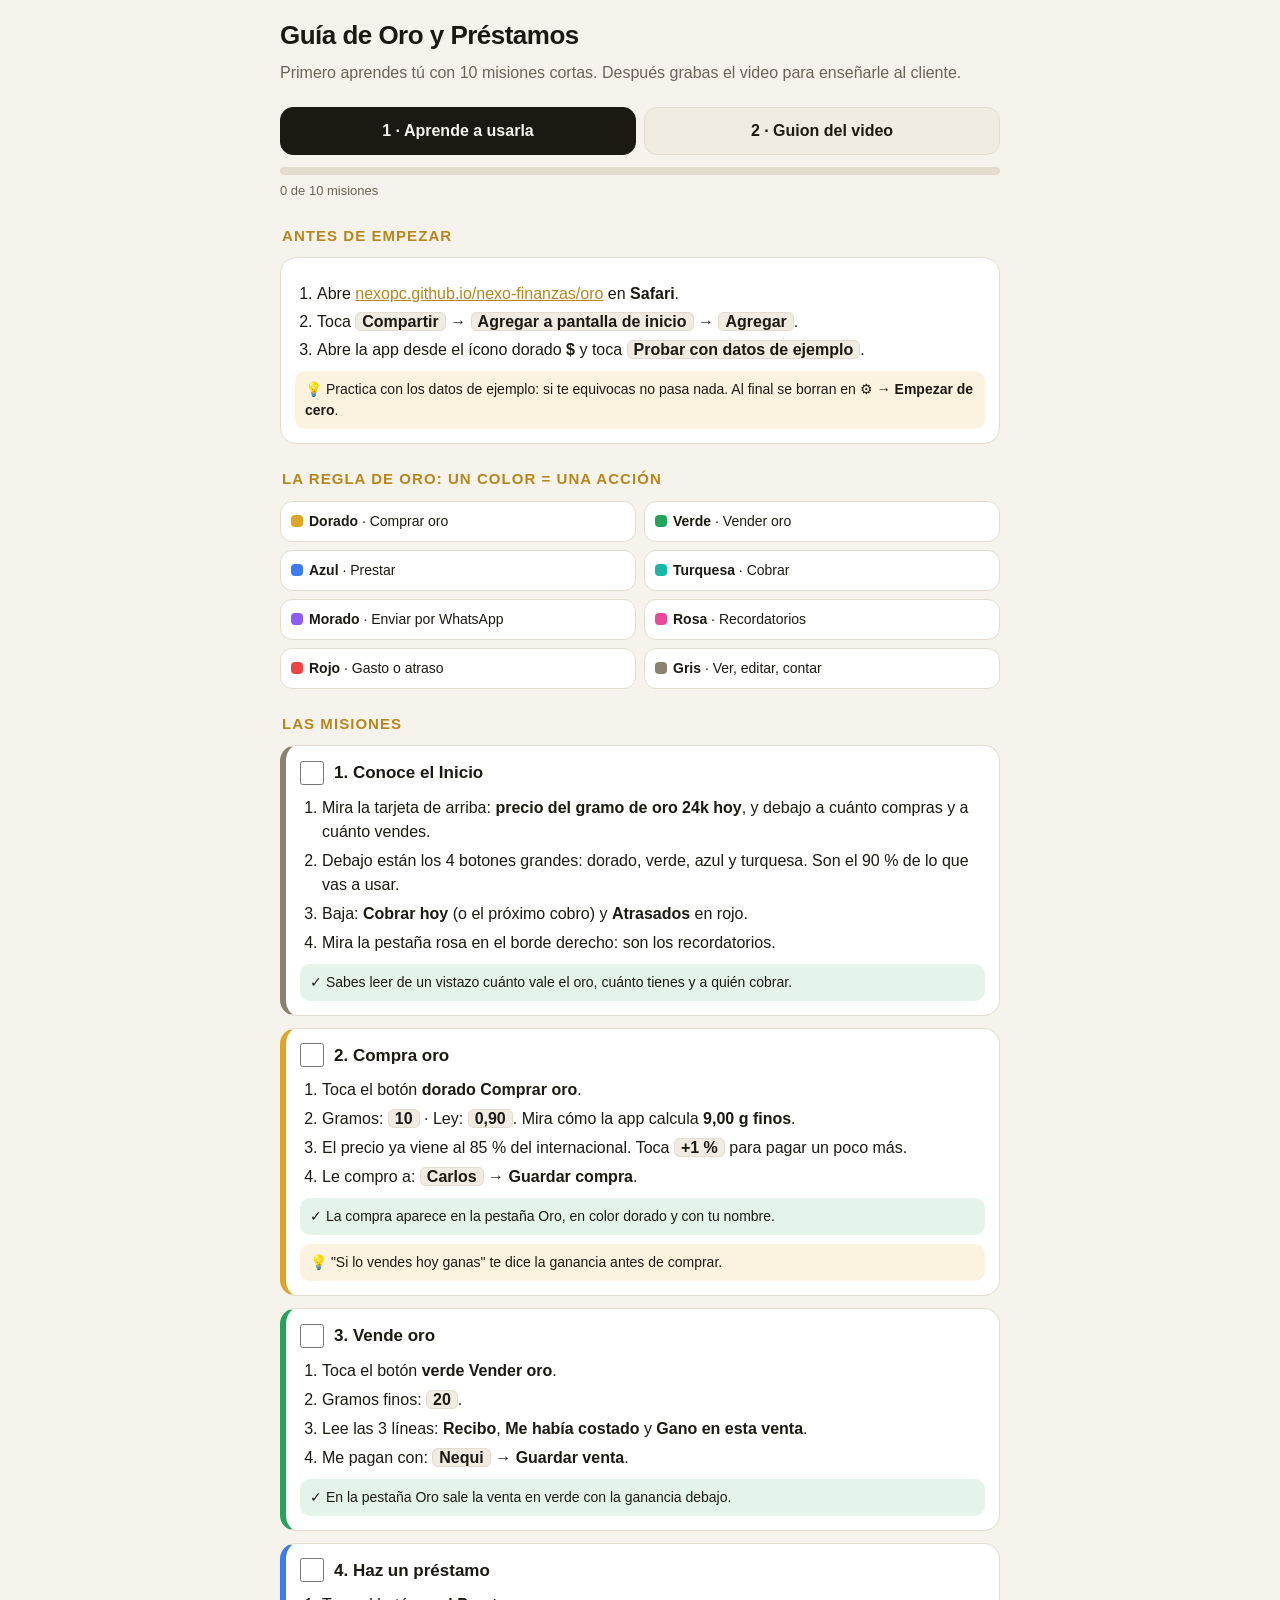
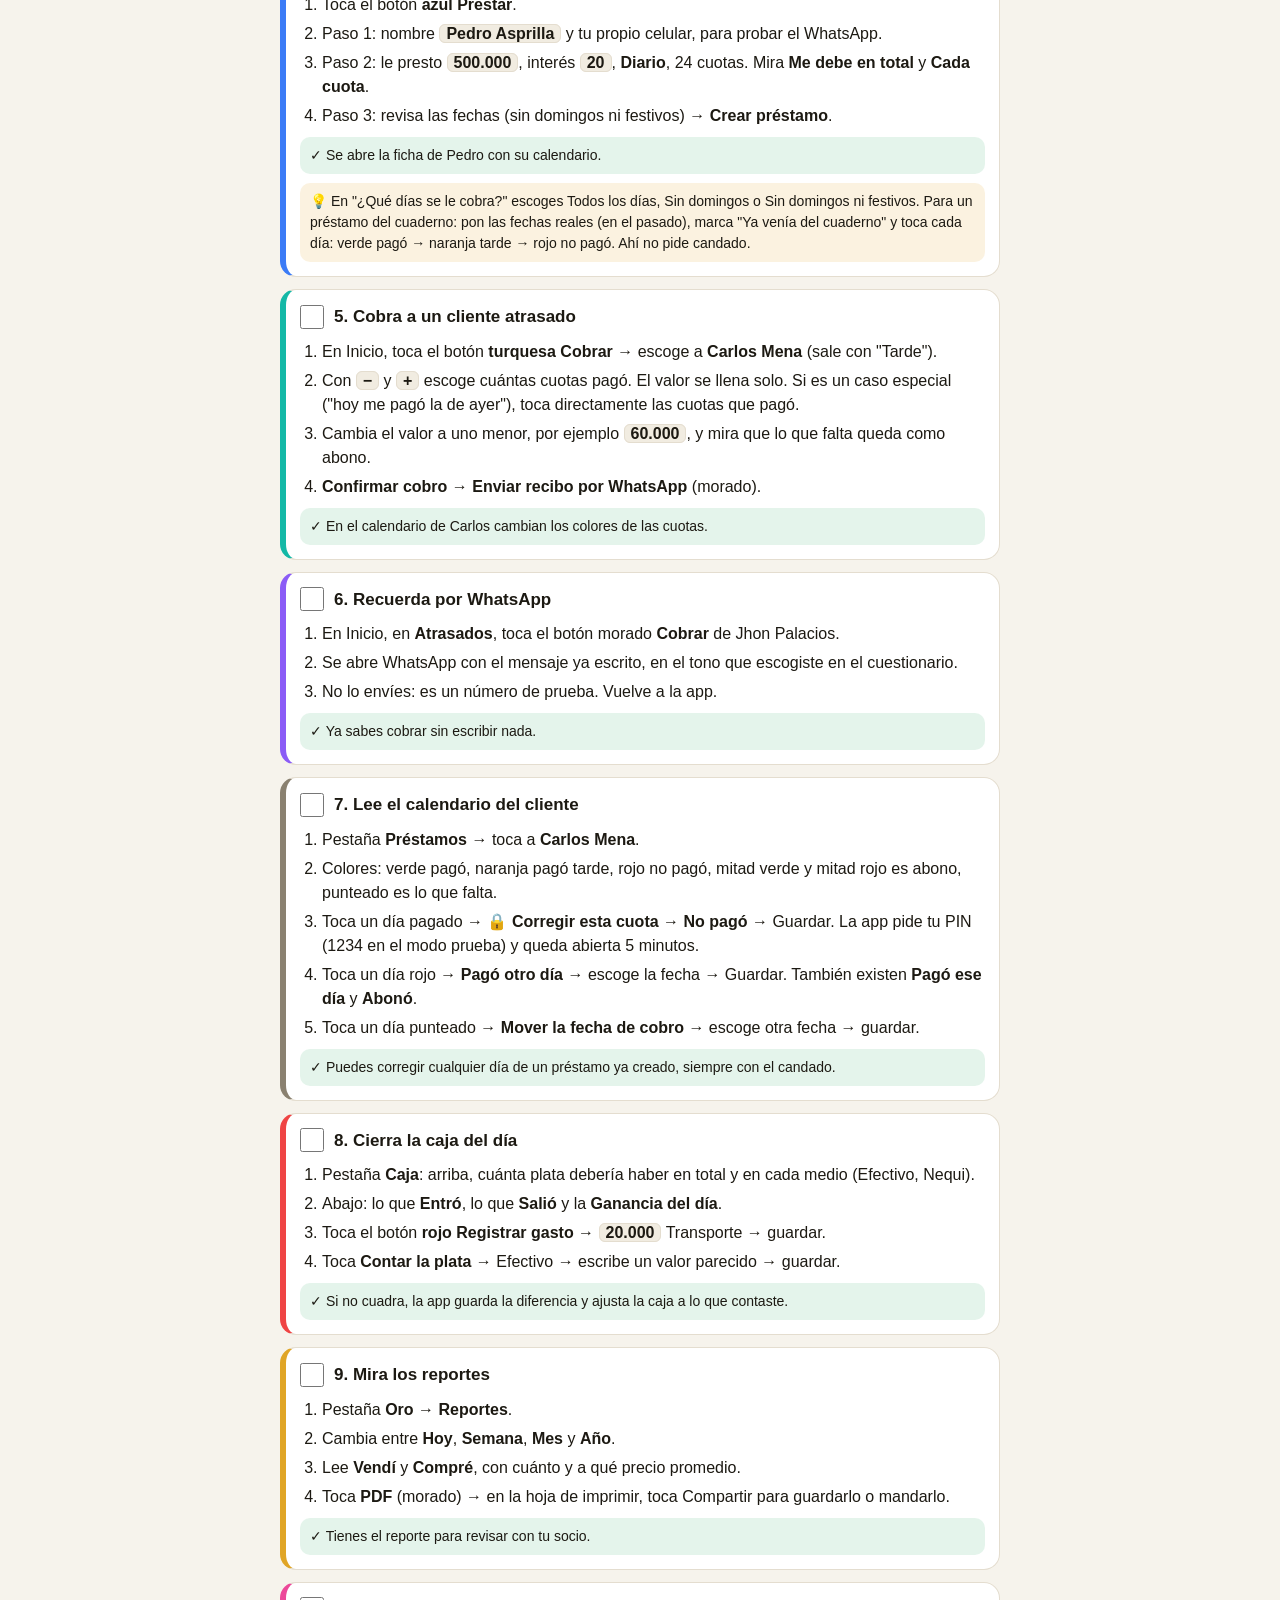
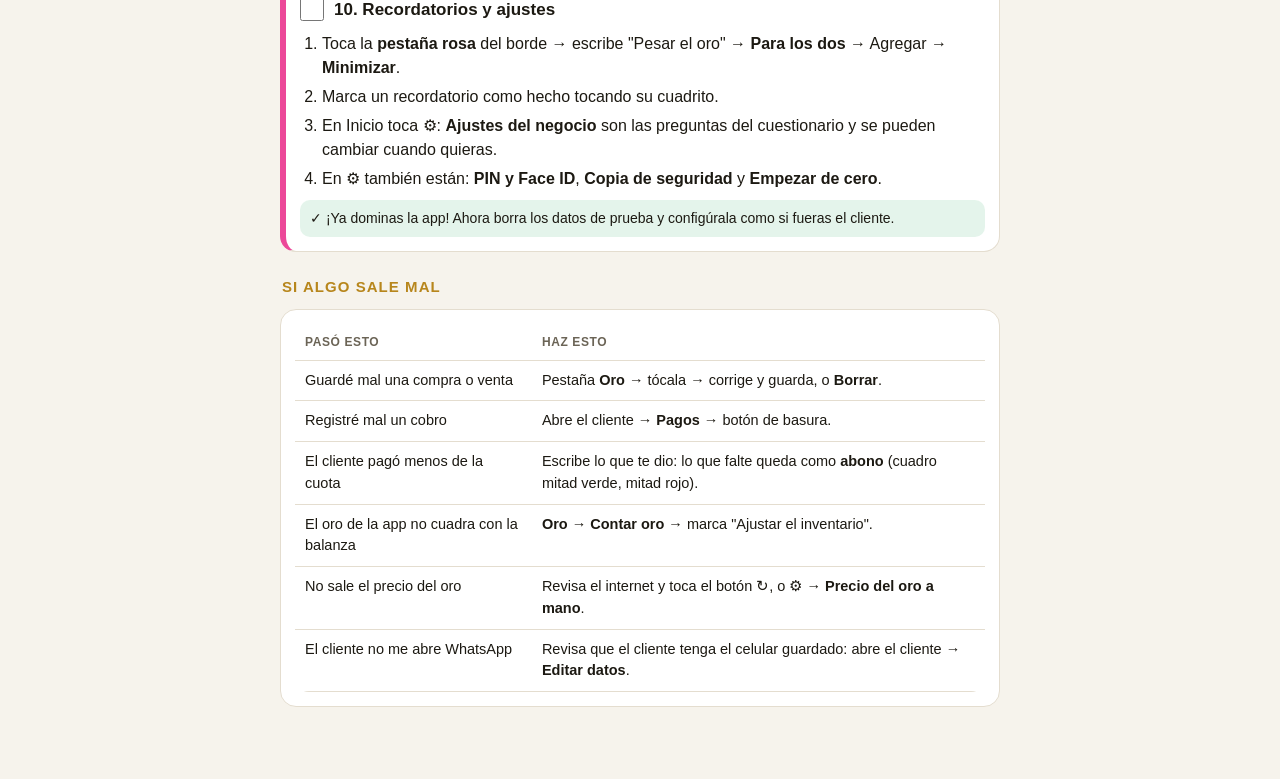
<file: clientes/oro-prestamos/guia.html>
<!doctype html>
<html lang="es-CO">
<head>
<meta charset="utf-8">
<meta name="viewport" content="width=device-width,initial-scale=1,viewport-fit=cover">
<title>Guía Oro y Préstamos</title>
<style>
:root{--bg:#F6F3EC;--card:#fff;--ink:#1C1912;--sub:#6B6456;--line:#E4DDCF;--chip:#F1ECE1;--gold:#B7861C;
  --compra:#E0A526;--venta:#22A55B;--presta:#3B7BF6;--cobra:#14B8A6;--enviar:#8B5CF6;--recor:#EC4899;--mal:#EF4444;--ver:#8A8170}
@media (prefers-color-scheme:dark){:root:not([data-theme="light"]){--bg:#0F0D0A;--card:#1B1813;--ink:#F3EDE0;--sub:#A9A08D;--line:#332D24;--chip:#26221B;--gold:#E0A526}}
:root[data-theme="dark"]{--bg:#0F0D0A;--card:#1B1813;--ink:#F3EDE0;--sub:#A9A08D;--line:#332D24;--chip:#26221B;--gold:#E0A526}
*{box-sizing:border-box;margin:0;padding:0}
body{background:var(--bg);color:var(--ink);font:16px/1.5 -apple-system,BlinkMacSystemFont,"SF Pro Text","Segoe UI",Roboto,sans-serif;padding:calc(env(safe-area-inset-top) + 16px) 16px 60px}
main{max-width:720px;margin:0 auto}
h1{font-size:26px;letter-spacing:-.02em}
.lead{color:var(--sub);margin:6px 0 14px}
.tabs{position:sticky;top:0;z-index:5;background:var(--bg);display:flex;gap:8px;padding:8px 0 12px}
.tabs button{flex:1;font:inherit;font-weight:700;border:1.5px solid var(--line);background:var(--chip);color:var(--ink);border-radius:13px;min-height:48px;cursor:pointer}
.tabs button.on{background:var(--ink);color:var(--bg);border-color:var(--ink)}
.prog{height:8px;background:var(--line);border-radius:99px;overflow:hidden;margin-bottom:6px}
.prog i{display:block;height:100%;width:0;background:var(--gold);transition:width .3s}
.small{font-size:13px;color:var(--sub)}
h2{font-size:15px;text-transform:uppercase;letter-spacing:.07em;color:var(--gold);margin:24px 2px 10px}
.m{background:var(--card);border:1px solid var(--line);border-left:6px solid var(--c,var(--ver));border-radius:16px;padding:14px;margin-bottom:12px}
.m.done{opacity:.6}
.mh{display:flex;align-items:center;gap:10px}
.mh input{width:24px;height:24px;accent-color:var(--gold);flex:none}
.mh b{font-size:17px;flex:1}
.dot{display:inline-block;width:12px;height:12px;border-radius:4px;background:var(--c);vertical-align:-1px;margin-right:6px}
ol{margin:10px 0 0 22px}ol li{margin:5px 0}
.ok{background:rgba(34,165,91,.12);border-radius:10px;padding:8px 10px;font-size:14px;margin-top:9px}
.tip{background:rgba(224,165,38,.14);border-radius:10px;padding:8px 10px;font-size:14px;margin-top:9px}
kbd{font:inherit;font-weight:700;background:var(--chip);border:1px solid var(--line);border-radius:6px;padding:0 6px;white-space:nowrap}
.legend{display:grid;grid-template-columns:1fr 1fr;gap:8px}
.legend div{background:var(--card);border:1px solid var(--line);border-radius:12px;padding:9px 10px;font-size:14px}
.scene{background:var(--card);border:1px solid var(--line);border-radius:16px;padding:14px;margin-bottom:12px}
.scene .top{display:flex;justify-content:space-between;align-items:center;gap:8px}
.scene .t{font-size:12px;font-weight:700;background:var(--chip);border-radius:99px;padding:3px 10px;white-space:nowrap}
.scene b{font-size:16px}
.row{display:grid;grid-template-columns:92px 1fr;gap:8px;margin-top:8px;font-size:14.5px}
.row span:first-child{color:var(--sub);font-size:12px;text-transform:uppercase;letter-spacing:.05em;font-weight:700;padding-top:2px}
.say{font-style:italic}
table{width:100%;border-collapse:collapse;font-size:14.5px;background:var(--card);border-radius:14px;overflow:hidden}
td,th{padding:9px 10px;border-bottom:1px solid var(--line);text-align:left;vertical-align:top}
th{font-size:12px;text-transform:uppercase;letter-spacing:.05em;color:var(--sub)}
.box{background:var(--card);border:1px solid var(--line);border-radius:16px;padding:14px;margin-bottom:12px}
.box ul{margin:6px 0 0 20px}.box li{margin:4px 0}
.hide{display:none}
a{color:var(--gold)}
</style>
</head>
<body>
<main>
  <h1>Guía de Oro y Préstamos</h1>
  <p class="lead">Primero aprendes tú con 10 misiones cortas. Después grabas el video para enseñarle al cliente.</p>
  <div class="tabs"><button class="on" data-t="aprende">1 · Aprende a usarla</button><button data-t="video">2 · Guion del video</button></div>

  <!-- ================= APRENDE ================= -->
  <section id="aprende">
    <div class="prog"><i id="bar"></i></div><div class="small" id="cnt">0 de 10 misiones</div>

    <h2>Antes de empezar</h2>
    <div class="box">
      <ol>
        <li>Abre <a href="https://nexopc.github.io/nexo-finanzas/oro/">nexopc.github.io/nexo-finanzas/oro</a> en <b>Safari</b>.</li>
        <li>Toca <kbd>Compartir</kbd> → <kbd>Agregar a pantalla de inicio</kbd> → <kbd>Agregar</kbd>.</li>
        <li>Abre la app desde el ícono dorado <b>$</b> y toca <kbd>Probar con datos de ejemplo</kbd>.</li>
      </ol>
      <div class="tip">💡 Practica con los datos de ejemplo: si te equivocas no pasa nada. Al final se borran en ⚙ → <b>Empezar de cero</b>.</div>
    </div>

    <h2>La regla de oro: un color = una acción</h2>
    <div class="legend">
      <div><span class="dot" style="--c:var(--compra)"></span><b>Dorado</b> · Comprar oro</div>
      <div><span class="dot" style="--c:var(--venta)"></span><b>Verde</b> · Vender oro</div>
      <div><span class="dot" style="--c:var(--presta)"></span><b>Azul</b> · Prestar</div>
      <div><span class="dot" style="--c:var(--cobra)"></span><b>Turquesa</b> · Cobrar</div>
      <div><span class="dot" style="--c:var(--enviar)"></span><b>Morado</b> · Enviar por WhatsApp</div>
      <div><span class="dot" style="--c:var(--recor)"></span><b>Rosa</b> · Recordatorios</div>
      <div><span class="dot" style="--c:var(--mal)"></span><b>Rojo</b> · Gasto o atraso</div>
      <div><span class="dot" style="--c:var(--ver)"></span><b>Gris</b> · Ver, editar, contar</div>
    </div>

    <h2>Las misiones</h2>
    <div id="missions"></div>

    <h2>Si algo sale mal</h2>
    <div class="box"><table>
      <tr><th>Pasó esto</th><th>Haz esto</th></tr>
      <tr><td>Guardé mal una compra o venta</td><td>Pestaña <b>Oro</b> → tócala → corrige y guarda, o <b>Borrar</b>.</td></tr>
      <tr><td>Registré mal un cobro</td><td>Abre el cliente → <b>Pagos</b> → botón de basura.</td></tr>
      <tr><td>El cliente pagó menos de la cuota</td><td>Escribe lo que te dio: lo que falte queda como <b>abono</b> (cuadro mitad verde, mitad rojo).</td></tr>
      <tr><td>El oro de la app no cuadra con la balanza</td><td><b>Oro</b> → <b>Contar oro</b> → marca "Ajustar el inventario".</td></tr>
      <tr><td>No sale el precio del oro</td><td>Revisa el internet y toca el botón ↻, o ⚙ → <b>Precio del oro a mano</b>.</td></tr>
      <tr><td>El cliente no me abre WhatsApp</td><td>Revisa que el cliente tenga el celular guardado: abre el cliente → <b>Editar datos</b>.</td></tr>
    </table></div>
  </section>

  <!-- ================= VIDEO ================= -->
  <section id="video" class="hide">
    <div class="box">
      <b>Video tutorial para el cliente</b>
      <ul>
        <li><b>Duración:</b> unos 3 minutos, en 9:16 vertical (1080×1920), para mandarlo por WhatsApp.</li>
        <li><b>Cómo se graba:</b> grabación de pantalla del iPhone más tu voz explicando.</li>
        <li><b>Cliente de ejemplo:</b> los socios Andrés y Yeison, del negocio "Oro &amp; Capital" (son los datos de prueba).</li>
        <li><b>Además:</b> sacas 4 clips cortos de 30 s, uno por botón, para que el cliente repase solo lo que necesite.</li>
      </ul>
    </div>

    <h2>Antes de grabar (10 min)</h2>
    <div class="box"><ol>
      <li>En la app: ⚙ → <b>Empezar de cero</b> → <b>Probar con datos de ejemplo</b>.</li>
      <li>Activa <b>No molestar</b> para que no salgan notificaciones en el video, y deja la batería por encima del 50 %.</li>
      <li>Agrega <b>Grabación de pantalla</b> al Centro de control: Ajustes → Centro de control.</li>
      <li>Para que tu voz quede grabada con la pantalla: mantén presionado el botón de grabar en el Centro de control → <b>Micrófono: activado</b>.</li>
      <li>Ensaya una vez sin grabar. Ve despacio: espera 1 segundo después de cada toque.</li>
    </ol>
    <div class="tip">💡 Si la voz te sale con nervios, graba solo la pantalla y después pon la voz en Filmora con <b>Grabar voz en off</b>.</div></div>

    <h2>Guion escena por escena</h2>
    <div id="scenes"></div>

    <h2>Edición en Filmora 16</h2>
    <div class="box"><ol>
      <li><b>Nuevo proyecto</b> en relación de aspecto <b>9:16</b> → importa la grabación del iPhone.</li>
      <li>Corta los silencios y los errores con <b>Detección de silencio</b> (clic derecho sobre el clip) o a mano con la tijera.</li>
      <li>En cada toque importante pon un <b>círculo</b> (Elementos → busca "click" o "círculo"), porque el iPhone no muestra los toques.</li>
      <li>Con <b>Pan y Zoom</b> acerca la imagen al botón que estás explicando, 1,3× más o menos.</li>
      <li>Pon el <b>título de cada escena</b> con el color del botón: dorado para comprar, verde para vender, etc.</li>
      <li>Agrega <b>subtítulos automáticos</b> (Voz a texto, en español) y corrige los errores. Mucha gente ve videos sin sonido.</li>
      <li>Música suave al <b>10–15 %</b> de volumen. Con <b>Atenuación de audio</b> (ducking) baja sola mientras hablas.</li>
      <li>Al final, una tarjeta de cierre con el logo de NEXO PC y tu WhatsApp de soporte.</li>
      <li>Exporta en <b>MP4, 1080×1920, 30 fps</b>. Para los clips cortos, selecciona cada parte con los marcadores y expórtala por separado.</li>
    </ol></div>

    <h2>Los 4 clips cortos (30 s)</h2>
    <div class="box"><table>
      <tr><th>Clip</th><th>Escenas</th><th>Nombre del archivo</th></tr>
      <tr><td><span class="dot" style="--c:var(--compra)"></span>Comprar oro</td><td>3</td><td>1-comprar-oro.mp4</td></tr>
      <tr><td><span class="dot" style="--c:var(--venta)"></span>Vender oro</td><td>4</td><td>2-vender-oro.mp4</td></tr>
      <tr><td><span class="dot" style="--c:var(--presta)"></span>Prestar</td><td>5</td><td>3-prestar.mp4</td></tr>
      <tr><td><span class="dot" style="--c:var(--cobra)"></span>Cobrar</td><td>6 y 7</td><td>4-cobrar.mp4</td></tr>
    </table></div>

    <h2>Cómo entregarlo</h2>
    <div class="box"><ol>
      <li>Instálale la app al cliente <b>en persona</b> y haz con él la misión 3 (comprar oro) usando sus datos reales.</li>
      <li>Ese mismo día mándale por WhatsApp el video largo y los 4 clips.</li>
      <li>A los 3 días escríbele: "¿Cómo le ha ido con la app? ¿Algún botón que no le quede claro?". Ese seguimiento es lo que justifica el mantenimiento mensual.</li>
    </ol></div>
  </section>
</main>

<script>
const M=[
 {c:'--ver',t:'1. Conoce el Inicio',s:['Mira la tarjeta de arriba: <b>precio del gramo de oro 24k hoy</b>, y debajo a cuánto compras y a cuánto vendes.','Debajo están los 4 botones grandes: dorado, verde, azul y turquesa. Son el 90 % de lo que vas a usar.','Baja: <b>Cobrar hoy</b> (o el próximo cobro) y <b>Atrasados</b> en rojo.','Mira la pestaña rosa en el borde derecho: son los recordatorios.'],ok:'Sabes leer de un vistazo cuánto vale el oro, cuánto tienes y a quién cobrar.'},
 {c:'--compra',t:'2. Compra oro',s:['Toca el botón <b>dorado Comprar oro</b>.','Gramos: <kbd>10</kbd> · Ley: <kbd>0,90</kbd>. Mira cómo la app calcula <b>9,00 g finos</b>.','El precio ya viene al 85 % del internacional. Toca <kbd>+1 %</kbd> para pagar un poco más.','Le compro a: <kbd>Carlos</kbd> → <b>Guardar compra</b>.'],ok:'La compra aparece en la pestaña Oro, en color dorado y con tu nombre.',tip:'"Si lo vendes hoy ganas" te dice la ganancia antes de comprar.'},
 {c:'--venta',t:'3. Vende oro',s:['Toca el botón <b>verde Vender oro</b>.','Gramos finos: <kbd>20</kbd>.','Lee las 3 líneas: <b>Recibo</b>, <b>Me había costado</b> y <b>Gano en esta venta</b>.','Me pagan con: <kbd>Nequi</kbd> → <b>Guardar venta</b>.'],ok:'En la pestaña Oro sale la venta en verde con la ganancia debajo.'},
 {c:'--presta',t:'4. Haz un préstamo',s:['Toca el botón <b>azul Prestar</b>.','Paso 1: nombre <kbd>Pedro Asprilla</kbd> y tu propio celular, para probar el WhatsApp.','Paso 2: le presto <kbd>500.000</kbd>, interés <kbd>20</kbd>, <b>Diario</b>, 24 cuotas. Mira <b>Me debe en total</b> y <b>Cada cuota</b>.','Paso 3: revisa las fechas (sin domingos ni festivos) → <b>Crear préstamo</b>.'],ok:'Se abre la ficha de Pedro con su calendario.',tip:'En "¿Qué días se le cobra?" escoges Todos los días, Sin domingos o Sin domingos ni festivos. Para un préstamo del cuaderno: pon las fechas reales (en el pasado), marca "Ya venía del cuaderno" y toca cada día: verde pagó → naranja tarde → rojo no pagó. Ahí no pide candado.'},
 {c:'--cobra',t:'5. Cobra a un cliente atrasado',s:['En Inicio, toca el botón <b>turquesa Cobrar</b> → escoge a <b>Carlos Mena</b> (sale con "Tarde").','Con <kbd>−</kbd> y <kbd>+</kbd> escoge cuántas cuotas pagó. El valor se llena solo. Si es un caso especial ("hoy me pagó la de ayer"), toca directamente las cuotas que pagó.','Cambia el valor a uno menor, por ejemplo <kbd>60.000</kbd>, y mira que lo que falta queda como abono.','<b>Confirmar cobro</b> → <b>Enviar recibo por WhatsApp</b> (morado).'],ok:'En el calendario de Carlos cambian los colores de las cuotas.'},
 {c:'--enviar',t:'6. Recuerda por WhatsApp',s:['En Inicio, en <b>Atrasados</b>, toca el botón morado <b>Cobrar</b> de Jhon Palacios.','Se abre WhatsApp con el mensaje ya escrito, en el tono que escogiste en el cuestionario.','No lo envíes: es un número de prueba. Vuelve a la app.'],ok:'Ya sabes cobrar sin escribir nada.'},
 {c:'--ver',t:'7. Lee el calendario del cliente',s:['Pestaña <b>Préstamos</b> → toca a <b>Carlos Mena</b>.','Colores: verde pagó, naranja pagó tarde, rojo no pagó, mitad verde y mitad rojo es abono, punteado es lo que falta.','Toca un día pagado → <b>🔒 Corregir esta cuota</b> → <b>No pagó</b> → Guardar. La app pide tu PIN (1234 en el modo prueba) y queda abierta 5 minutos.','Toca un día rojo → <b>Pagó otro día</b> → escoge la fecha → Guardar. También existen <b>Pagó ese día</b> y <b>Abonó</b>.','Toca un día punteado → <b>Mover la fecha de cobro</b> → escoge otra fecha → guardar.'],ok:'Puedes corregir cualquier día de un préstamo ya creado, siempre con el candado.'},
 {c:'--mal',t:'8. Cierra la caja del día',s:['Pestaña <b>Caja</b>: arriba, cuánta plata debería haber en total y en cada medio (Efectivo, Nequi).','Abajo: lo que <b>Entró</b>, lo que <b>Salió</b> y la <b>Ganancia del día</b>.','Toca el botón <b>rojo Registrar gasto</b> → <kbd>20.000</kbd> Transporte → guardar.','Toca <b>Contar la plata</b> → Efectivo → escribe un valor parecido → guardar.'],ok:'Si no cuadra, la app guarda la diferencia y ajusta la caja a lo que contaste.'},
 {c:'--compra',t:'9. Mira los reportes',s:['Pestaña <b>Oro</b> → <b>Reportes</b>.','Cambia entre <b>Hoy</b>, <b>Semana</b>, <b>Mes</b> y <b>Año</b>.','Lee <b>Vendí</b> y <b>Compré</b>, con cuánto y a qué precio promedio.','Toca <b>PDF</b> (morado) → en la hoja de imprimir, toca Compartir para guardarlo o mandarlo.'],ok:'Tienes el reporte para revisar con tu socio.'},
 {c:'--recor',t:'10. Recordatorios y ajustes',s:['Toca la <b>pestaña rosa</b> del borde → escribe "Pesar el oro" → <b>Para los dos</b> → Agregar → <b>Minimizar</b>.','Marca un recordatorio como hecho tocando su cuadrito.','En Inicio toca ⚙: <b>Ajustes del negocio</b> son las preguntas del cuestionario y se pueden cambiar cuando quieras.','En ⚙ también están: <b>PIN y Face ID</b>, <b>Copia de seguridad</b> y <b>Empezar de cero</b>.'],ok:'¡Ya dominas la app! Ahora borra los datos de prueba y configúrala como si fueras el cliente.'},
];
const SC=[
 {t:'0:00–0:12',b:'Gancho',c:'--compra',v:'Tu cara o el logo de la app. Corte rápido al Inicio.',d:'"Con esta app van a saber, en un segundo, cuánto oro tienen, cuánto vale hoy y a quién le toca cobrar. Les enseño en 3 minutos."',x:'Su negocio en el bolsillo'},
 {t:'0:12–0:30',b:'1 · Instalar',c:'--ver',v:'Safari → Compartir → Agregar a pantalla de inicio → ícono dorado.',d:'"Abren el enlace en Safari, tocan Compartir y luego Agregar a pantalla de inicio. Desde ahí la abren siempre."',x:'Instalar en 3 toques'},
 {t:'0:30–0:50',b:'2 · El Inicio y los colores',c:'--ver',v:'Inicio: zoom al precio del gramo y después a los 4 botones.',d:'"Arriba está el precio del gramo de hoy, que sale del precio internacional. Y cada color es una acción: dorado comprar, verde vender, azul prestar, turquesa cobrar. Siempre en el mismo lugar."',x:'Un color = una acción'},
 {t:'0:50–1:15',b:'3 · Comprar oro',c:'--compra',v:'Botón dorado → 10 g, ley 0,90 → +1 % → Carlos → Guardar.',d:'"Para comprar: el botón dorado. Ponen los gramos de la balanza y la ley, y la app calcula los gramos finos y el precio. Si ese día pagan un poquito más, tocan más uno por ciento. Guardar."',x:'Comprar oro'},
 {t:'1:15–1:35',b:'4 · Vender oro',c:'--venta',v:'Botón verde → 20 g → zoom a "Gano en esta venta" → Guardar.',d:'"Para vender, el verde. Aquí ven al instante cuánto les había costado ese oro y cuánto se ganan en la venta."',x:'Vender oro'},
 {t:'1:35–2:00',b:'5 · Prestar',c:'--presta',v:'Botón azul → nombre, celular → 500.000, 20 %, diario, 24 → fechas → Crear.',d:'"Para prestar, el azul. Son tres pasos: a quién, cuánto y cómo paga. Las fechas salen solas, sin domingos ni festivos."',x:'Prestar en 3 pasos'},
 {t:'2:00–2:25',b:'6 · Cobrar',c:'--cobra',v:'Botón turquesa → Carlos Mena → + / − cuotas → Confirmar → Enviar recibo.',d:'"Cuando les paguen, el turquesa. Escogen al cliente y cuántas cuotas pagó. Si les dio menos, queda como abono. Y le mandan el recibo por WhatsApp en un toque."',x:'Cobrar y enviar recibo'},
 {t:'2:25–2:40',b:'7 · Calendario y atrasados',c:'--mal',v:'Ficha de Carlos: calendario de colores. Inicio → Atrasados → botón morado.',d:'"En el calendario ven cómo paga cada cliente: verde pagó, rojo no pagó. Y a los atrasados les cobran con el botón morado: el mensaje sale ya escrito."',x:'Cobrar sin escribir'},
 {t:'2:40–2:55',b:'8 · Caja y reportes',c:'--ver',v:'Pestaña Caja → Contar la plata. Oro → Reportes → Semana.',d:'"Al final del día, en Caja ven cuánta plata debería haber y la cuentan. Y en Reportes, cuánto compraron, cuánto vendieron y cuánto ganaron."',x:'Cerrar el día'},
 {t:'2:55–3:05',b:'9 · Recordatorios entre socios',c:'--recor',v:'Pestaña rosa → nuevo recordatorio "Para Yeison" → Minimizar.',d:'"Y si quieren dejarle una nota al socio, la pestaña rosa. Lo que registra uno, le aparece al otro."',x:'Notas entre socios'},
 {t:'3:05–3:15',b:'Cierre',c:'--compra',v:'Tarjeta con el logo de NEXO PC y el WhatsApp de soporte.',d:'"Cualquier duda me escriben. Soy Cristóbal, de NEXO PC: excelencia digital, confianza real."',x:'NEXO PC · soporte por WhatsApp'},
];
let D={};try{D=JSON.parse(localStorage.getItem('guia-oro')||'{}')}catch(e){}
const save=()=>{try{localStorage.setItem('guia-oro',JSON.stringify(D))}catch(e){}};
function render(){
  document.getElementById('missions').innerHTML=M.map((m,i)=>`<div class="m ${D[i]?'done':''}" style="--c:var(${m.c})"><label class="mh"><input type="checkbox" data-i="${i}" ${D[i]?'checked':''}><b>${m.t}</b></label><ol>${m.s.map(x=>`<li>${x}</li>`).join('')}</ol><div class="ok">✓ ${m.ok}</div>${m.tip?`<div class="tip">💡 ${m.tip}</div>`:''}</div>`).join('');
  const n=Object.values(D).filter(Boolean).length;document.getElementById('bar').style.width=n*10+'%';document.getElementById('cnt').textContent=`${n} de 10 misiones`+(n===10?' · ¡Listo para enseñarla!':'');
}
document.getElementById('scenes').innerHTML=SC.map(s=>`<div class="scene" style="border-left:6px solid var(${s.c})"><div class="top"><b>${s.b}</b><span class="t">${s.t}</span></div>
 <div class="row"><span>Pantalla</span><span>${s.v}</span></div><div class="row"><span>Dices</span><span class="say">${s.d}</span></div><div class="row"><span>Texto</span><span><b>${s.x}</b></span></div></div>`).join('');
document.addEventListener('change',e=>{if(e.target.dataset.i!==undefined){D[e.target.dataset.i]=e.target.checked;save();render()}});
document.querySelectorAll('.tabs button').forEach(b=>b.onclick=()=>{document.querySelectorAll('.tabs button').forEach(x=>x.classList.toggle('on',x===b));
  document.getElementById('aprende').classList.toggle('hide',b.dataset.t!=='aprende');document.getElementById('video').classList.toggle('hide',b.dataset.t!=='video');scrollTo(0,0)});
render();
</script>
</body>
</html>
</file>
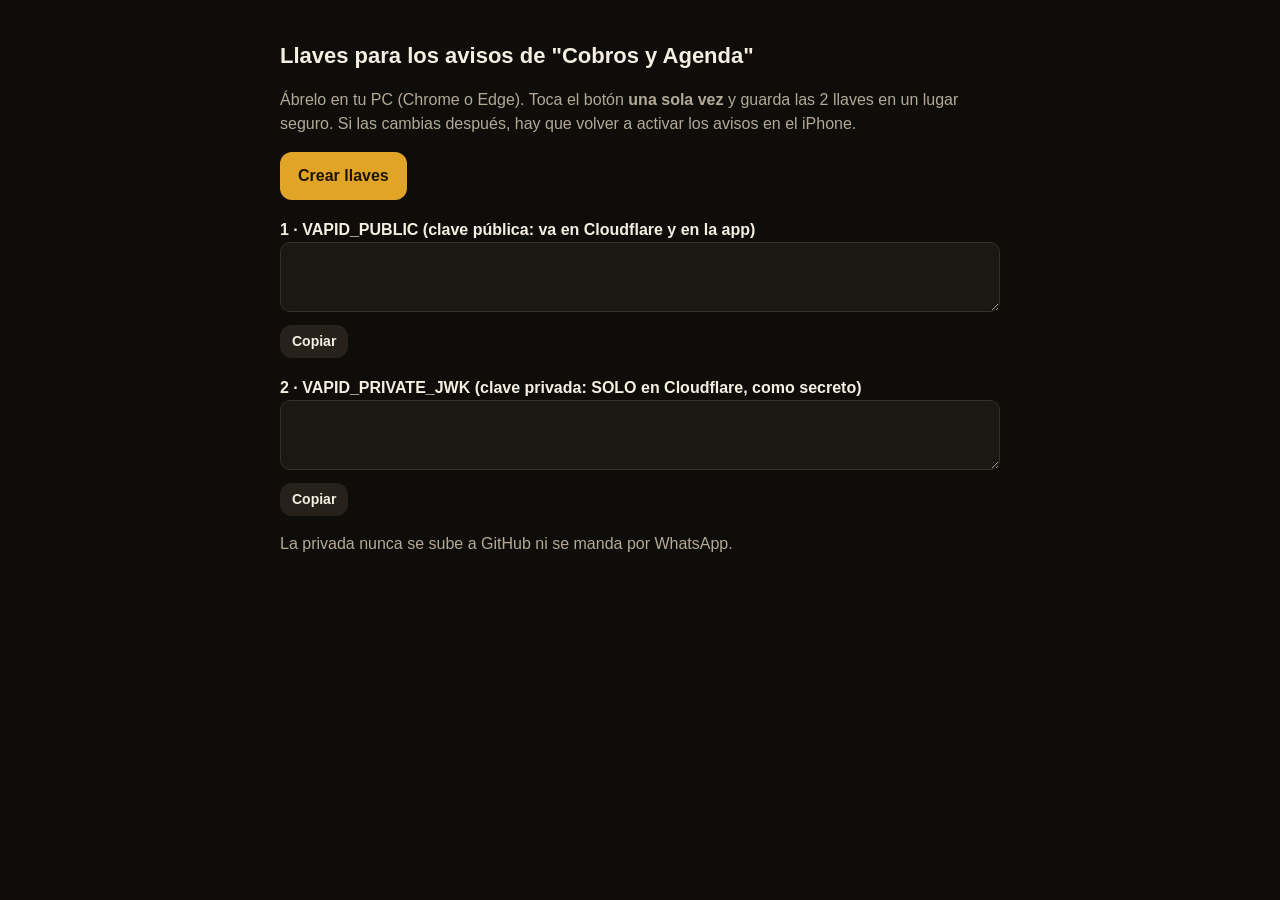
<file: clientes/prestamos-agenda/avisos-worker/llaves.html>
<!doctype html>
<html lang="es-CO"><head><meta charset="utf-8"><meta name="viewport" content="width=device-width,initial-scale=1">
<title>Llaves de avisos · NEXO PC</title>
<style>body{font:16px/1.5 -apple-system,Segoe UI,Roboto,sans-serif;max-width:720px;margin:0 auto;padding:24px 16px;background:#0F0D0A;color:#F5EFE2}
h1{font-size:22px}button{font:inherit;font-weight:700;background:#E0A526;color:#1E1400;border:0;border-radius:12px;padding:12px 18px;cursor:pointer}
label{display:block;margin-top:18px;font-weight:700}textarea{width:100%;box-sizing:border-box;background:#1B1813;color:#F1D58E;border:1px solid #352F25;border-radius:10px;padding:10px;font:13px/1.4 ui-monospace,Consolas,monospace;min-height:70px}
p{color:#B3AA96}.c{background:#26221B;border:0;color:#F5EFE2;padding:6px 12px;font-size:14px;margin-top:6px}</style></head>
<body><h1>Llaves para los avisos de "Cobros y Agenda"</h1>
<p>Ábrelo en tu PC (Chrome o Edge). Toca el botón <b>una sola vez</b> y guarda las 2 llaves en un lugar seguro. Si las cambias después, hay que volver a activar los avisos en el iPhone.</p>
<button id="go">Crear llaves</button>
<label>1 · VAPID_PUBLIC (clave pública: va en Cloudflare y en la app)</label><textarea id="pub" readonly></textarea><button class="c" data-t="pub">Copiar</button>
<label>2 · VAPID_PRIVATE_JWK (clave privada: SOLO en Cloudflare, como secreto)</label><textarea id="priv" readonly></textarea><button class="c" data-t="priv">Copiar</button>
<p>La privada nunca se sube a GitHub ni se manda por WhatsApp.</p>
<script>
const b64u=b=>btoa(String.fromCharCode(...new Uint8Array(b))).replace(/\+/g,'-').replace(/\//g,'_').replace(/=+$/,'');
document.getElementById('go').onclick=async()=>{const k=await crypto.subtle.generateKey({name:'ECDSA',namedCurve:'P-256'},true,['sign','verify']);
 document.getElementById('pub').value=b64u(await crypto.subtle.exportKey('raw',k.publicKey));
 const j=await crypto.subtle.exportKey('jwk',k.privateKey);delete j.key_ops;delete j.ext;document.getElementById('priv').value=JSON.stringify(j)};
document.querySelectorAll('.c').forEach(b=>b.onclick=()=>{const t=document.getElementById(b.dataset.t);t.select();navigator.clipboard.writeText(t.value);b.textContent='Copiado ✓'});
</script></body></html>
</file>
<file: tus-finanzas/web/css/app.css>
/* Tus Finanzas — un color = una acción
   VERDE entra plata · ROJO sale plata o problema · AMARILLO toca hoy · AZUL crear · MORADO enviar · GRIS ver/editar */
:root {
  --fondo: #F4F5F7; --card: #FFFFFF; --texto: #111827; --suave: #4B5563; --borde: #D1D5DB; --linea: #E5E7EB;
  --verde: #0E7A45; --verde-bg: #ECFDF3; --verde-claro: #4ADE80;
  --rojo: #C62828; --rojo-t: #B91C1C; --rojo-bg: #FEF2F2;
  --ambar: #F5A524; --ambar-t: #92400E; --ambar-bg: #FEF3C7;
  --azul: #1D4ED8; --azul-bg: #EFF6FF;
  --morado: #6D28D9; --morado-bg: #F5F3FF; --naranja: #F97316;
  --gris: #E5E7EB; --oscuro: #111827;
  --nav: 68px;
}
* { box-sizing: border-box; -webkit-tap-highlight-color: transparent; }
html, body { margin: 0; background: var(--fondo); color: var(--texto); font-family: system-ui, -apple-system, 'Segoe UI', Roboto, sans-serif; font-size: 16px; }
body { overscroll-behavior: none; }
button, input, select, textarea { font: inherit; color: inherit; }
button { cursor: pointer; }
h1, h2, h3, p { margin: 0; }
.oculto { display: none !important; }

#app { max-width: 520px; margin: 0 auto; min-height: 100vh; position: relative; }
#vista { padding-bottom: calc(var(--nav) + 90px); }

/* ---------- encabezado ---------- */
.top { padding: 18px 18px 10px; display: flex; justify-content: space-between; align-items: flex-start; gap: 10px; }
.top h1 { font-size: 23px; font-weight: 800; }
.top .sub { font-size: 14px; color: var(--suave); margin-top: 3px; }
.top-acc { display: flex; gap: 8px; align-items: center; flex-shrink: 0; }
.chip { display: inline-flex; align-items: center; gap: 6px; padding: 8px 10px; background: #fff; border: 1px solid var(--borde); border-radius: 12px; font-size: 12px; font-weight: 700; color: #374151; }
.icono-btn { width: 44px; height: 44px; border-radius: 22px; border: 1px solid var(--borde); background: #fff; display: inline-flex; align-items: center; justify-content: center; padding: 0; flex-shrink: 0; }
.atras { width: 44px; height: 44px; border: 0; background: transparent; display: inline-flex; align-items: center; justify-content: center; padding: 0; margin-left: -10px; }
svg.i { width: 22px; height: 22px; fill: none; stroke: currentColor; stroke-width: 2.2; stroke-linecap: round; stroke-linejoin: round; flex-shrink: 0; }

/* ---------- tarjetas ---------- */
.card { margin: 12px 16px 0; padding: 16px; background: var(--card); border-radius: 18px; }
.card h2 { font-size: 16px; font-weight: 700; }
.card .tit { display: flex; align-items: center; gap: 8px; margin-bottom: 10px; }
.fila { display: flex; justify-content: space-between; align-items: center; gap: 10px; }
.muted { color: var(--suave); font-size: 13px; }
.peq { font-size: 12px; }
.b { font-weight: 700; } .bb { font-weight: 800; }
.verde { color: var(--verde); } .rojo { color: var(--rojo-t); } .azul { color: var(--azul); } .ambar { color: var(--ambar-t); } .morado { color: var(--morado); }
.grid2 { display: grid; grid-template-columns: repeat(2, minmax(0, 1fr)); gap: 10px; }
.grid3 { display: grid; grid-template-columns: repeat(3, minmax(0, 1fr)); gap: 8px; }

/* ---------- botones por color ---------- */
.btn { height: 54px; border: 0; border-radius: 14px; font-size: 16px; font-weight: 800; display: inline-flex; align-items: center; justify-content: center; gap: 8px; padding: 0 16px; width: 100%; }
.btn.alto { height: 60px; font-size: 18px; border-radius: 16px; }
.btn.bajo { height: 46px; font-size: 14px; font-weight: 700; border-radius: 12px; }
.btn.verde { background: var(--verde); color: #fff; }
.btn.rojo { background: var(--rojo); color: #fff; }
.btn.azul { background: var(--azul); color: #fff; }
.btn.morado { background: var(--morado); color: #fff; }
.btn.ambar { background: var(--ambar); color: var(--texto); }
.btn.gris { background: var(--gris); color: var(--texto); }
.btn.borde { background: #fff; border: 1px solid var(--borde); color: var(--texto); }
.btn.borde-rojo { background: #fff; border: 1.5px solid var(--rojo); color: var(--rojo-t); }
.btn:disabled { opacity: .45; }
.btn:active, .icono-btn:active, .item:active { transform: scale(.98); }
.botones { display: grid; grid-template-columns: repeat(2, minmax(0, 1fr)); gap: 8px; }

.fab { position: fixed; right: max(18px, calc(50% - 260px + 18px)); bottom: calc(var(--nav) + 18px); height: 56px; padding: 0 22px; border-radius: 28px; border: 0; background: var(--azul); color: #fff; font-size: 16px; font-weight: 800; display: flex; align-items: center; gap: 8px; box-shadow: 0 6px 16px rgba(29, 78, 216, .35); z-index: 20; }

/* ---------- menú de abajo ---------- */
nav.menu { position: fixed; bottom: 0; left: 0; right: 0; max-width: 520px; margin: 0 auto; height: var(--nav); background: #fff; border-top: 1px solid var(--linea); display: grid; grid-template-columns: repeat(5, minmax(0, 1fr)); padding: 6px 4px 8px; z-index: 30; }
nav.menu button { border: 0; background: transparent; display: flex; flex-direction: column; align-items: center; justify-content: center; gap: 3px; font-size: 11.5px; color: var(--suave); padding: 0; }
nav.menu button.on { color: var(--texto); font-weight: 800; }
nav.menu button.on svg { stroke-width: 2.6; }

/* ---------- resumen (tarjeta oscura) ---------- */
.capital { background: var(--oscuro); color: #fff; }
.capital .grande { font-size: 34px; font-weight: 800; letter-spacing: -.5px; }
.capital .mini { background: #1F2937; border-radius: 12px; padding: 10px 12px; }
.capital .mini span { display: block; font-size: 12px; color: #D1D5DB; }
.capital .mini b { font-size: 16px; }
.ganancia { display: flex; align-items: center; gap: 10px; border-radius: 12px; padding: 10px 12px; margin-top: 12px; }
.ganancia.mas { background: var(--verde); } .ganancia.menos { background: var(--rojo); }
.reparto { display: flex; justify-content: space-between; align-items: center; padding: 10px 12px; border-radius: 10px; font-size: 14px; margin-top: 8px; }
.barra { height: 14px; background: var(--linea); border-radius: 7px; overflow: hidden; margin-top: 6px; }
.barra > div { height: 100%; border-radius: 7px; }

/* ---------- ruta y mapa ---------- */
.mapa-box { margin: 0 16px; border-radius: 20px; overflow: hidden; background: #E9EDE6; border: 1px solid var(--borde); position: relative; height: 300px; }
.mapa-box canvas { width: 100%; height: 100%; display: block; touch-action: none; }
.mapa-chip { position: absolute; top: 10px; left: 10px; display: flex; align-items: center; gap: 5px; padding: 6px 10px; background: #fff; border-radius: 14px; box-shadow: 0 1px 4px rgba(0, 0, 0, .15); font-size: 11px; font-weight: 700; max-width: 75%; }
.mapa-ctrl { position: absolute; right: 10px; bottom: 10px; display: flex; flex-direction: column; gap: 6px; }
.mapa-ctrl button { width: 40px; height: 40px; border-radius: 12px; border: 0; background: #fff; box-shadow: 0 1px 4px rgba(0, 0, 0, .2); font-size: 20px; font-weight: 700; display: flex; align-items: center; justify-content: center; padding: 0; }
.sig { border: 2px solid var(--ambar); }
.sig.atr { border-color: var(--rojo); }
.sig .eti { font-size: 12px; font-weight: 800; letter-spacing: .4px; }
.horario { display: flex; align-items: center; gap: 8px; padding: 8px 10px; background: var(--ambar-bg); border-radius: 10px; font-size: 13px; margin: 12px 0; }
.lista { margin: 12px 16px 0; padding: 4px 12px; background: #fff; border-radius: 18px; }
.item { display: flex; align-items: center; gap: 10px; padding: 11px 0; border-bottom: 1px solid #F1F2F4; width: 100%; background: transparent; border-left: 0; border-right: 0; border-top: 0; text-align: left; }
.item:last-child { border-bottom: 0; }
.item .cuerpo { flex: 1; min-width: 0; display: flex; flex-direction: column; }
.item .cuerpo b { font-size: 15px; white-space: nowrap; overflow: hidden; text-overflow: ellipsis; }
.item .cuerpo span { font-size: 12.5px; color: var(--suave); }
.item .der { text-align: right; font-size: 14px; font-weight: 700; flex-shrink: 0; }
.num { width: 30px; height: 30px; border-radius: 15px; display: inline-flex; align-items: center; justify-content: center; font-size: 13px; font-weight: 800; flex-shrink: 0; }
.num.verde { background: var(--verde); color: #fff; } .num.ambar { background: var(--ambar); color: var(--texto); } .num.rojo { background: var(--rojo); color: #fff; } .num.gris { background: var(--gris); color: var(--texto); } .num.azul { background: var(--azul); color: #fff; }
.separador { display: flex; align-items: center; gap: 8px; padding: 8px 0; font-size: 12px; color: var(--suave); font-weight: 700; }
.separador::before, .separador::after { content: ''; flex: 1; height: 1px; background: var(--linea); }
.seccion { font-size: 13px; font-weight: 800; letter-spacing: .4px; margin: 16px 20px 0; }
.vacio { text-align: center; padding: 34px 20px; color: var(--suave); }
.vacio b { display: block; font-size: 18px; color: var(--texto); margin-bottom: 6px; }

/* ---------- formularios ---------- */
label.campo { display: flex; flex-direction: column; gap: 5px; font-size: 13px; font-weight: 600; color: #374151; }
.campo input, .campo select, .campo textarea { height: 50px; border: 1px solid var(--borde); border-radius: 12px; padding: 0 12px; font-size: 16px; background: #fff; min-width: 0; width: 100%; color: var(--texto); }
.campo input.plata { font-size: 19px; font-weight: 800; }
.campo input:focus, .campo select:focus { outline: 2px solid var(--azul); outline-offset: 0; border-color: transparent; }
.form { display: flex; flex-direction: column; gap: 12px; }
.paso { width: 26px; height: 26px; border-radius: 13px; background: var(--azul); color: #fff; font-size: 13px; font-weight: 800; display: inline-flex; align-items: center; justify-content: center; }
.chips { display: grid; grid-template-columns: repeat(3, minmax(0, 1fr)); gap: 8px; }
.chips.libre { display: flex; flex-wrap: wrap; }
.chips button { height: 44px; border: 1px solid var(--borde); border-radius: 12px; background: #fff; font-size: 14px; padding: 0 12px; }
.chips button.on { background: var(--oscuro); color: #fff; border-color: var(--oscuro); font-weight: 700; }
.chips button.nueva { background: var(--azul-bg); color: var(--azul); border: 1px dashed var(--azul); font-weight: 700; }
.total-box { background: var(--verde-bg); border-radius: 14px; padding: 14px; }
.total-box span { display: block; font-size: 12px; color: #374151; }
.total-box b { font-size: 19px; font-weight: 800; }
.error { color: var(--rojo-t); font-size: 13px; font-weight: 600; }
.fecha-fila { display: flex; align-items: center; gap: 10px; padding: 4px 4px 4px 12px; background: #F9FAFB; border-radius: 10px; }
.fecha-fila input { border: 0; background: transparent; font-size: 15px; font-weight: 600; height: 40px; flex: 1; min-width: 0; color: var(--texto); }
.fechas-lista { display: flex; flex-direction: column; gap: 6px; max-height: 330px; overflow: auto; }
.switch { display: flex; align-items: center; justify-content: space-between; gap: 12px; padding: 12px; border: 1px solid var(--borde); border-radius: 14px; }
.switch input { width: 24px; height: 24px; accent-color: var(--verde); flex-shrink: 0; }
.radio { display: flex; align-items: center; gap: 12px; padding: 12px; border: 1px solid var(--borde); border-radius: 14px; }
.radio.on { border: 2px solid var(--oscuro); background: #F9FAFB; }
.radio input { width: 22px; height: 22px; accent-color: var(--oscuro); flex-shrink: 0; }
.buscar { margin: 0 16px; display: flex; align-items: center; gap: 8px; background: #fff; border: 1px solid var(--borde); border-radius: 14px; padding: 0 12px; }
.buscar input { border: 0; height: 48px; flex: 1; font-size: 16px; background: transparent; outline: none; min-width: 0; }
.filtros { display: flex; gap: 8px; margin: 10px 16px 0; overflow-x: auto; }
.filtros button { height: 38px; padding: 0 14px; border-radius: 19px; border: 1px solid var(--borde); background: #fff; font-size: 13.5px; white-space: nowrap; }
.filtros button.on { background: var(--oscuro); color: #fff; border-color: var(--oscuro); font-weight: 700; }
.avatar { width: 40px; height: 40px; border-radius: 20px; display: inline-flex; align-items: center; justify-content: center; font-weight: 800; font-size: 16px; flex-shrink: 0; }

/* ---------- reportes ---------- */
.tabs { margin: 0 16px; padding: 4px; background: var(--gris); border-radius: 14px; display: grid; grid-template-columns: repeat(4, minmax(0, 1fr)); gap: 4px; }
.tabs button { height: 40px; border: 0; border-radius: 10px; background: transparent; font-size: 14px; color: #374151; }
.tabs button.on { background: #fff; font-weight: 800; color: var(--texto); box-shadow: 0 1px 3px rgba(0, 0, 0, .12); }
.periodo { display: flex; align-items: center; justify-content: space-between; margin: 10px 16px 0; }
.periodo b { font-size: 15px; }
.stat { background: #fff; border-radius: 14px; padding: 12px; }
.stat span { display: block; font-size: 12px; color: var(--suave); }
.stat b { font-size: 17px; font-weight: 800; }
.stat.v { box-shadow: inset 0 4px 0 var(--verde); } .stat.r { box-shadow: inset 0 4px 0 var(--rojo); } .stat.a { box-shadow: inset 0 4px 0 var(--azul); } .stat.g { box-shadow: inset 0 4px 0 #9CA3AF; }
.grafica { height: 150px; display: flex; gap: 6px; align-items: flex-end; border-bottom: 1px solid var(--borde); }
.grafica .col { flex: 1; min-width: 0; display: flex; flex-direction: column; align-items: center; gap: 4px; height: 100%; justify-content: flex-end; }
.grafica .col i { display: block; width: 100%; background: var(--verde); border-radius: 6px 6px 0 0; min-height: 2px; }
.grafica .col.actual i { background: #86D3A8; border: 2px dashed var(--verde); }
.grafica .col small { font-size: 10px; color: var(--suave); white-space: nowrap; }
.ejes { display: flex; gap: 6px; font-size: 11px; color: var(--suave); text-align: center; margin-top: 6px; }
.ejes span { flex: 1; min-width: 0; }

/* ---------- hojas (ventanas que suben) ---------- */
#capa { position: fixed; inset: 0; background: rgba(17, 24, 39, .45); z-index: 50; display: none; }
#capa.on { display: block; }
.hoja { position: fixed; left: 0; right: 0; bottom: 0; max-width: 520px; margin: 0 auto; background: var(--fondo); border-radius: 22px 22px 0 0; z-index: 60; max-height: 92vh; overflow: auto; padding-bottom: 20px; animation: sube .18s ease-out; }
.hoja.completa { top: 0; max-height: none; border-radius: 0; }
.hoja .agarre { width: 44px; height: 5px; border-radius: 3px; background: var(--borde); margin: 8px auto 0; }
@keyframes sube { from { transform: translateY(40px); opacity: .4; } to { transform: none; opacity: 1; } }
.cobro-grande { font-size: 40px; font-weight: 800; text-align: center; margin: 6px 0; }

#toast { position: fixed; left: 50%; bottom: calc(var(--nav) + 90px); transform: translateX(-50%); background: var(--oscuro); color: #fff; padding: 12px 18px; border-radius: 14px; font-size: 14px; font-weight: 600; z-index: 90; max-width: calc(100% - 40px); text-align: center; display: none; }
#toast.on { display: block; animation: sube .2s ease-out; }
.aviso { margin: 12px 16px 0; padding: 12px 14px; border-radius: 14px; font-size: 13.5px; display: flex; gap: 10px; align-items: center; }
.aviso.morado { background: var(--morado-bg); color: #3B0764; }
.aviso.ambar { background: var(--ambar-bg); color: #451A03; }
.aviso.azul { background: var(--azul-bg); color: #172554; }
.aviso button { margin-left: auto; flex-shrink: 0; }
.cuota { display: flex; align-items: center; gap: 10px; padding: 9px 10px; border-radius: 10px; font-size: 14px; }
.cuota.pagada { background: var(--verde-bg); } .cuota.hoy { background: var(--ambar-bg); border: 2px solid var(--ambar); } .cuota.atr { background: var(--rojo-bg); border: 2px solid var(--rojo); } .cuota.fut { background: #F9FAFB; }
.cuota .c1 { flex: 1; }
.lapiz { width: 40px; height: 36px; border: 0; background: transparent; display: inline-flex; align-items: center; justify-content: center; color: var(--suave); padding: 0; }
.bienvenida { padding: 36px 22px; display: flex; flex-direction: column; gap: 16px; min-height: 100vh; }
.logo { width: 84px; height: 84px; border-radius: 22px; background: var(--oscuro); display: flex; align-items: center; justify-content: center; }
.logo span { width: 56px; height: 56px; border-radius: 28px; background: var(--verde); color: #fff; font-size: 34px; font-weight: 800; display: flex; align-items: center; justify-content: center; }
.leyenda { display: grid; grid-template-columns: repeat(2, minmax(0, 1fr)); gap: 8px; }
.leyenda div { display: flex; align-items: center; gap: 8px; font-size: 13px; background: #fff; border-radius: 12px; padding: 8px 10px; }
.leyenda i { width: 22px; height: 22px; border-radius: 7px; flex-shrink: 0; }

/* ---------- clave de 4 números ---------- */
#bloqueo { position: fixed; inset: 0; z-index: 200; background: var(--fondo); display: flex; flex-direction: column; align-items: center; justify-content: center; gap: 18px; padding: 24px; }
.pin-puntos { display: flex; gap: 18px; margin: 6px 0 4px; }
.pin-puntos i { width: 18px; height: 18px; border-radius: 9px; border: 2px solid var(--oscuro); display: block; }
.pin-puntos i.lleno { background: var(--oscuro); }
.pin-puntos.mal { animation: tiembla .35s; }
.pin-puntos.mal i { border-color: var(--rojo); }
@keyframes tiembla { 0%, 100% { transform: none; } 25% { transform: translateX(-10px); } 75% { transform: translateX(10px); } }
.teclado { display: grid; grid-template-columns: repeat(3, 76px); gap: 14px; }
.teclado button { width: 76px; height: 76px; border-radius: 38px; border: 0; background: #fff; font-size: 28px; font-weight: 700; box-shadow: 0 1px 3px rgba(0, 0, 0, .1); }
.teclado button:active { background: var(--gris); }
.teclado button.vacio { visibility: hidden; }
.teclado button.borrar { background: transparent; box-shadow: none; font-size: 15px; font-weight: 700; color: var(--suave); }

/* ---------- calendario de cuotas (v1.3) ---------- */
.cal { display: grid; grid-template-columns: repeat(7, minmax(0, 1fr)); gap: 5px; }
.cal.cab { text-align: center; font-size: 11px; font-weight: 700; color: #6B7280; margin-bottom: 5px; }
.dia { height: 42px; border-radius: 10px; border: 0; padding: 0; display: flex; flex-direction: column; align-items: center; justify-content: center; font-size: 15px; font-weight: 800; position: relative; line-height: 1; font-style: normal; box-sizing: border-box; }
.dia small { font-size: 8px; font-weight: 600; }
.dia.nada { font-size: 14px; font-weight: 500; color: #9CA3AF; }
.dia.pagada { background: var(--verde); color: #fff; }
.dia.tarde { background: #C2410C; color: #fff; }
.dia.vencida { background: var(--rojo); color: #fff; }
.dia.abono { background: linear-gradient(135deg, var(--verde) 0 50%, #FECACA 50% 100%); border: 2px solid var(--verde); color: var(--texto); }
.dia.abono span { background: #fff; border-radius: 6px; padding: 1px 4px; }
.dia.hoy { background: var(--ambar); color: var(--texto); border: 3px solid var(--oscuro); }
.dia.futura { background: #F3F4F6; color: var(--texto); font-weight: 700; }
button.dia:active { transform: scale(.94); }
.leyenda-cal { display: grid; grid-template-columns: repeat(2, minmax(0, 1fr)); gap: 6px; font-size: 12px; margin-top: 12px; }
.leyenda-cal span { display: flex; align-items: center; gap: 6px; }
.leyenda-cal i.dia { width: 16px; height: 16px; border-radius: 5px; border-width: 2px; flex-shrink: 0; }
.leyenda-cal i.dia.abono { border-width: 1px; }
.cuota-fila { display: flex; align-items: center; gap: 10px; padding: 8px; border-radius: 10px; background: #F9FAFB; border: 0; width: 100%; text-align: left; font-size: 14px; }
.cuota-fila .c1 { flex: 1; }
.btn-accion { min-height: 60px; border-radius: 14px; display: flex; align-items: center; gap: 12px; padding: 8px 16px; text-align: left; position: relative; background: #fff; border: 0; width: 100%; cursor: pointer; }
.btn-accion .t { flex: 1; display: flex; flex-direction: column; }
.btn-accion .t b { font-size: 15px; }
.btn-accion .t span { font-size: 12px; color: var(--suave); }
.btn-accion.gris { background: var(--gris); }
.btn-accion.punteado { border: 2px dashed #6B7280; }
.btn-accion.rojo { border: 2px solid var(--rojo); }
.btn-accion.rojo b, .btn-accion.rojo svg { color: var(--rojo-t); }
.btn-accion input[type=date] { position: absolute; opacity: 0; width: 1px; height: 1px; left: 50%; bottom: 0; pointer-events: none; }
.btn.borde-verde { background: #fff; border: 2px solid var(--verde); color: var(--verde); }
.segmento { display: grid; grid-template-columns: repeat(2, minmax(0, 1fr)); gap: 6px; padding: 4px; background: var(--gris); border-radius: 14px; }
.segmento button { height: 44px; border: 0; border-radius: 10px; background: transparent; font-size: 14px; color: #374151; }
.segmento button.on { background: #fff; font-weight: 800; color: var(--texto); box-shadow: 0 1px 3px rgba(0, 0, 0, .15); }
.calculado { display: inline-flex; align-items: center; gap: 6px; font-size: 12px; font-weight: 800; color: var(--verde); }
.total-box .fila span { font-size: 14px; color: var(--texto); display: inline; }
.total-box .fila b { font-size: 17px; }
.campo input.tuyo { border: 2px solid var(--oscuro); font-size: 19px; font-weight: 800; height: 52px; }
.pago-fila { display: flex; align-items: center; gap: 10px; padding: 10px 0; border-bottom: 1px solid #F1F2F4; font-size: 14px; }
.pago-fila:last-of-type { border-bottom: 0; }
.pago-fila input { width: 24px; height: 24px; accent-color: var(--verde); flex-shrink: 0; }
.pago-fila .c1 { flex: 1; display: flex; flex-direction: column; }
.pago-fila .c1 span { font-size: 12px; color: var(--suave); }
.barrita { width: 10px; height: 34px; border-radius: 4px; flex-shrink: 0; }
.barrita.vencida { background: var(--rojo); } .barrita.hoy { background: var(--ambar); } .barrita.futura { background: var(--gris); }
.barrita.abono { background: linear-gradient(180deg, var(--verde) 0 55%, #FECACA 55% 100%); }
.paso-btn { width: 44px; height: 44px; border-radius: 22px; border: 1px solid var(--borde); background: #fff; font-size: 24px; font-weight: 700; padding: 0; }
.paso-btn.on { background: var(--oscuro); color: #fff; border: 0; }
.leyenda-cal i.dia.futura { border: 1px solid #D1D5DB; }

/* ---------- v1.5: colores del calendario ---------- */
.dia.tarde { background: var(--naranja); color: var(--texto); }
.dia.hoy { background: var(--azul); color: #fff; border: 0; }
.barrita.tarde { background: var(--naranja); } .barrita.hoy { background: var(--azul); }
.cuaderno { display: grid; grid-template-columns: repeat(5, minmax(0, 1fr)); gap: 6px; }
.cuaderno .dia { height: 52px; border-radius: 12px; }
.cuaderno .dia small { font-size: 10px; font-weight: 600; }
.sobre { background: #fff; border-radius: 16px; padding: 14px; display: flex; flex-direction: column; gap: 4px; }
.sobre.azul { border-top: 6px solid var(--azul); } .sobre.verde { border-top: 6px solid var(--verde); }
.sobre .eti { font-size: 11px; font-weight: 800; letter-spacing: .4px; }
.sobre.azul .eti { color: var(--azul); } .sobre.verde .eti { color: var(--verde); }
.sobre b { font-size: 23px; font-weight: 800; }
.sobre span:last-child { font-size: 12px; color: var(--suave); }
.cierre-fila { display: grid; grid-template-columns: minmax(0, 1fr) 82px 78px; gap: 6px; padding: 10px 0; border-bottom: 1px solid #F1F2F4; align-items: center; font-size: 13px; text-align: right; }
.cierre-fila:last-child { border-bottom: 0; }
.cierre-fila > span:first-child { text-align: left; display: flex; flex-direction: column; min-width: 0; }
.cierre-fila b { font-size: 14px; white-space: nowrap; overflow: hidden; text-overflow: ellipsis; }
.cierre-fila small { font-size: 11px; color: var(--suave); }
.cierre-fila.cab { font-size: 11px; font-weight: 800; color: #6B7280; border-bottom: 1px solid var(--linea); }
</file>
